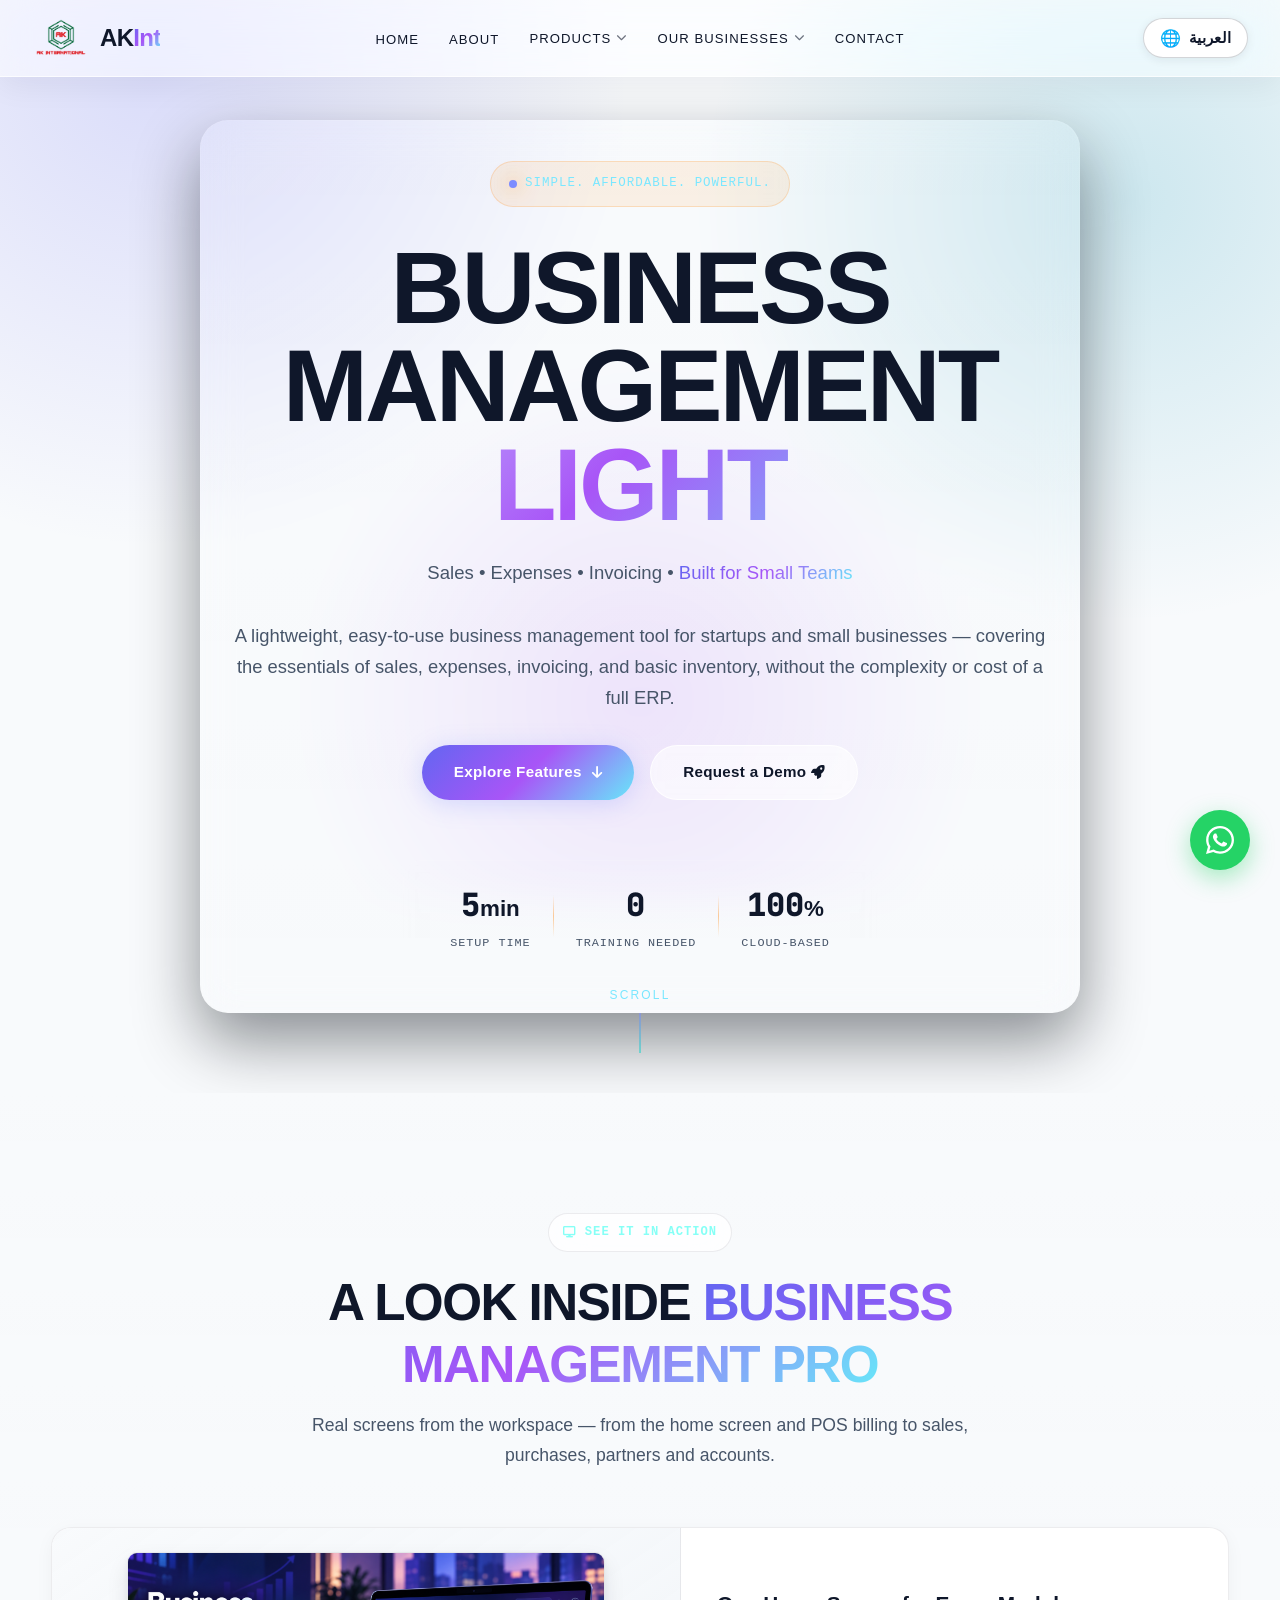
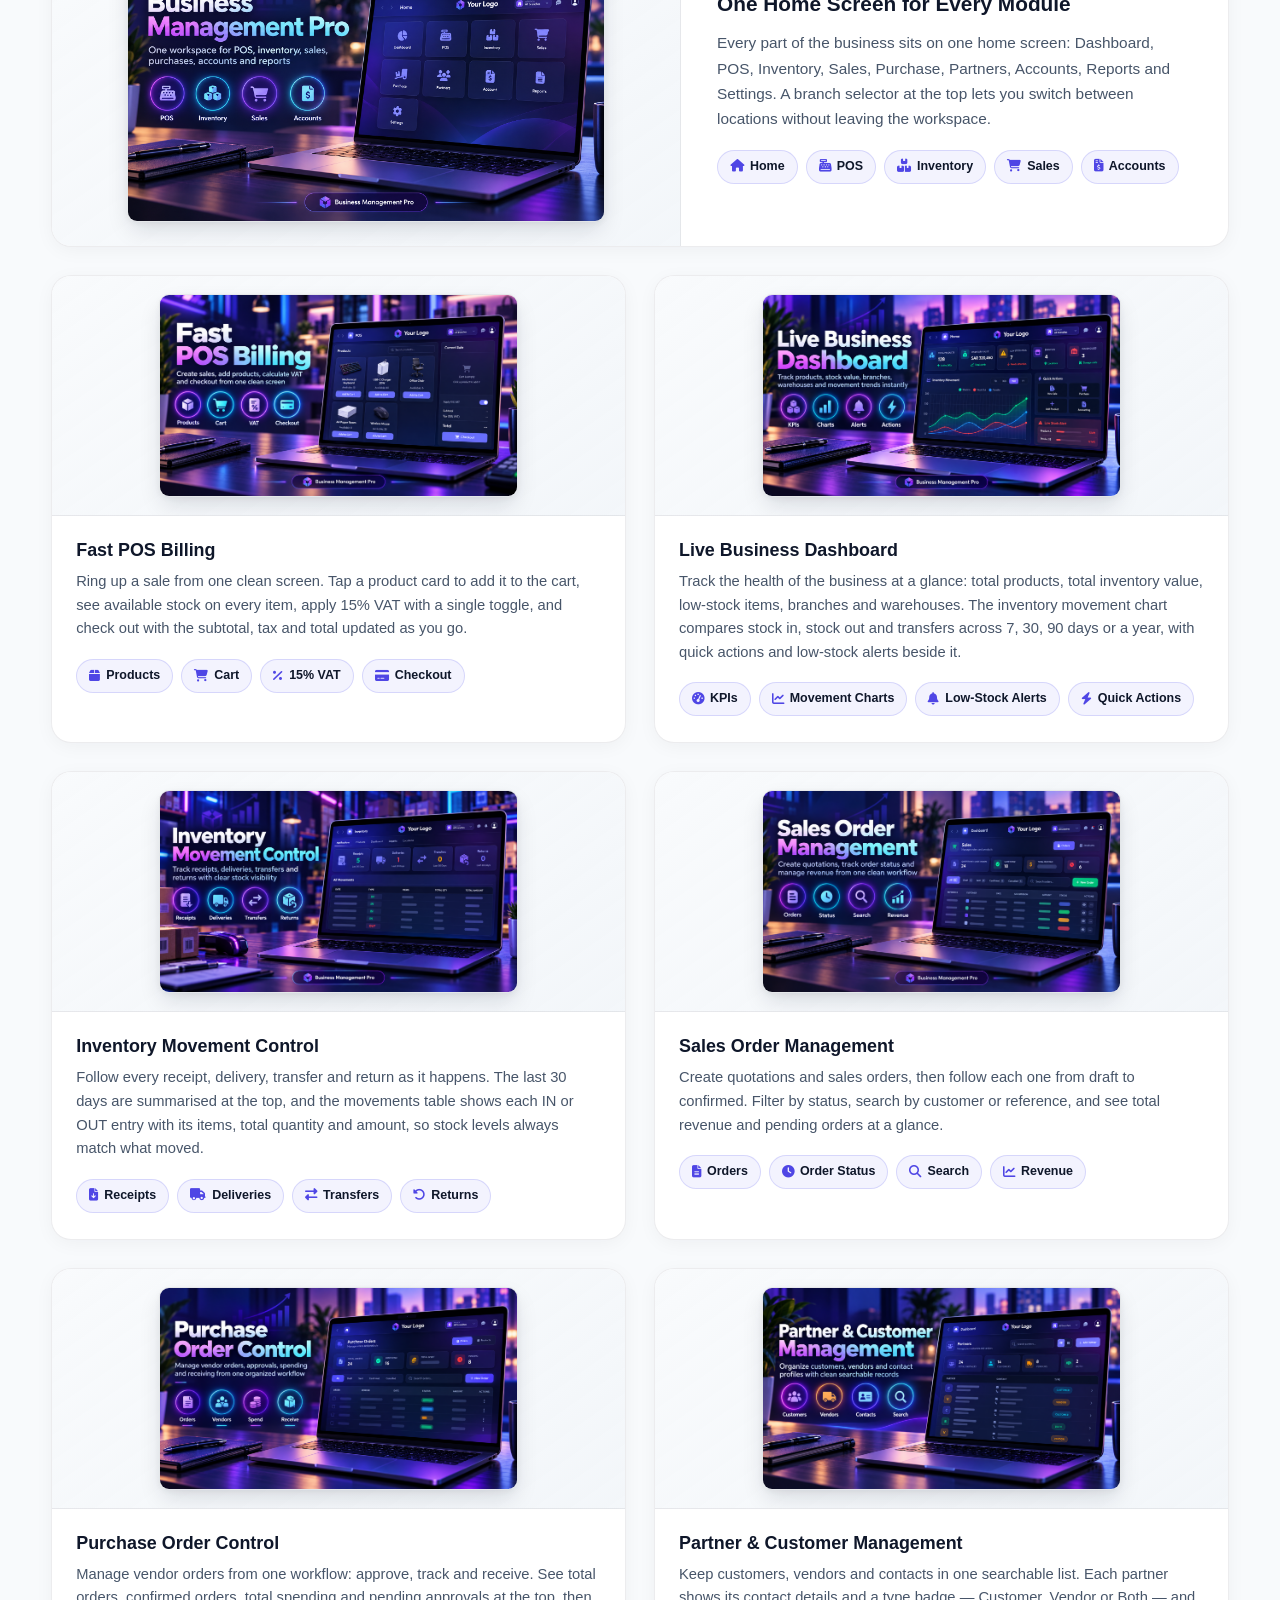
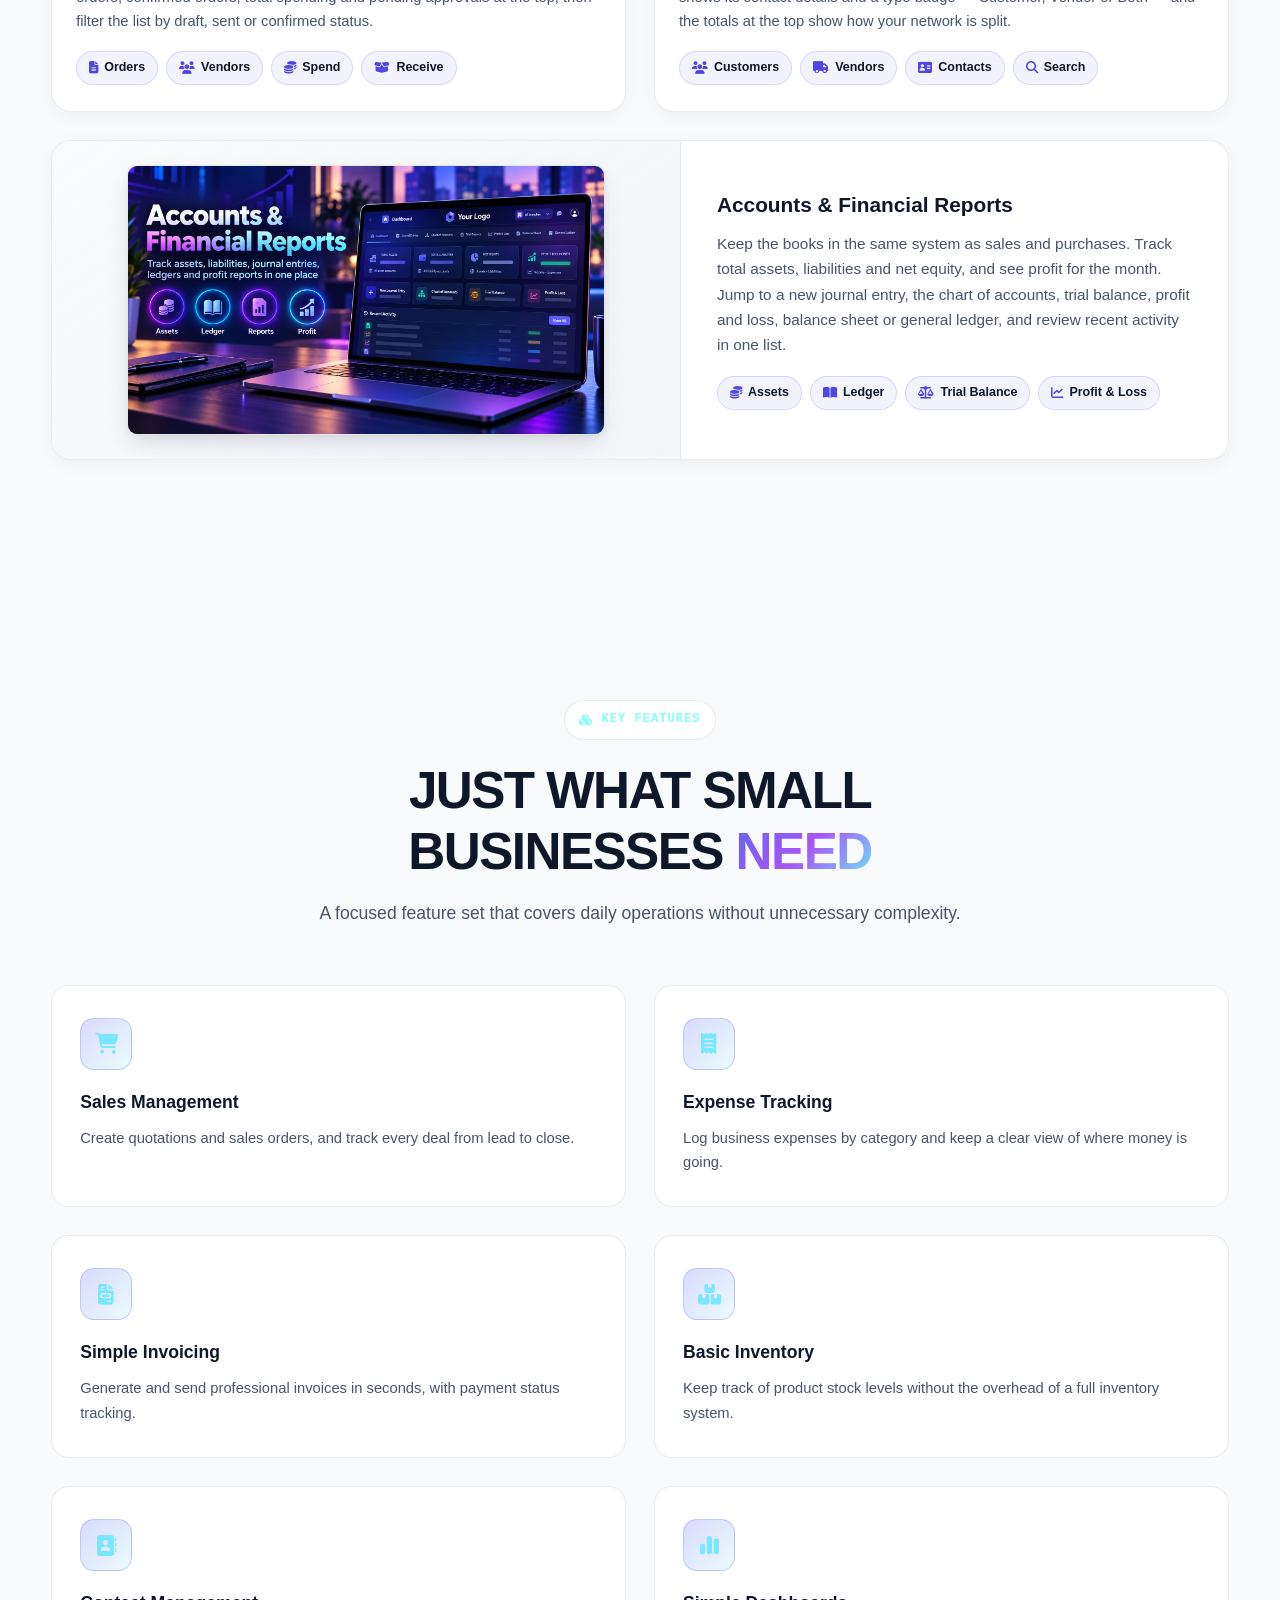
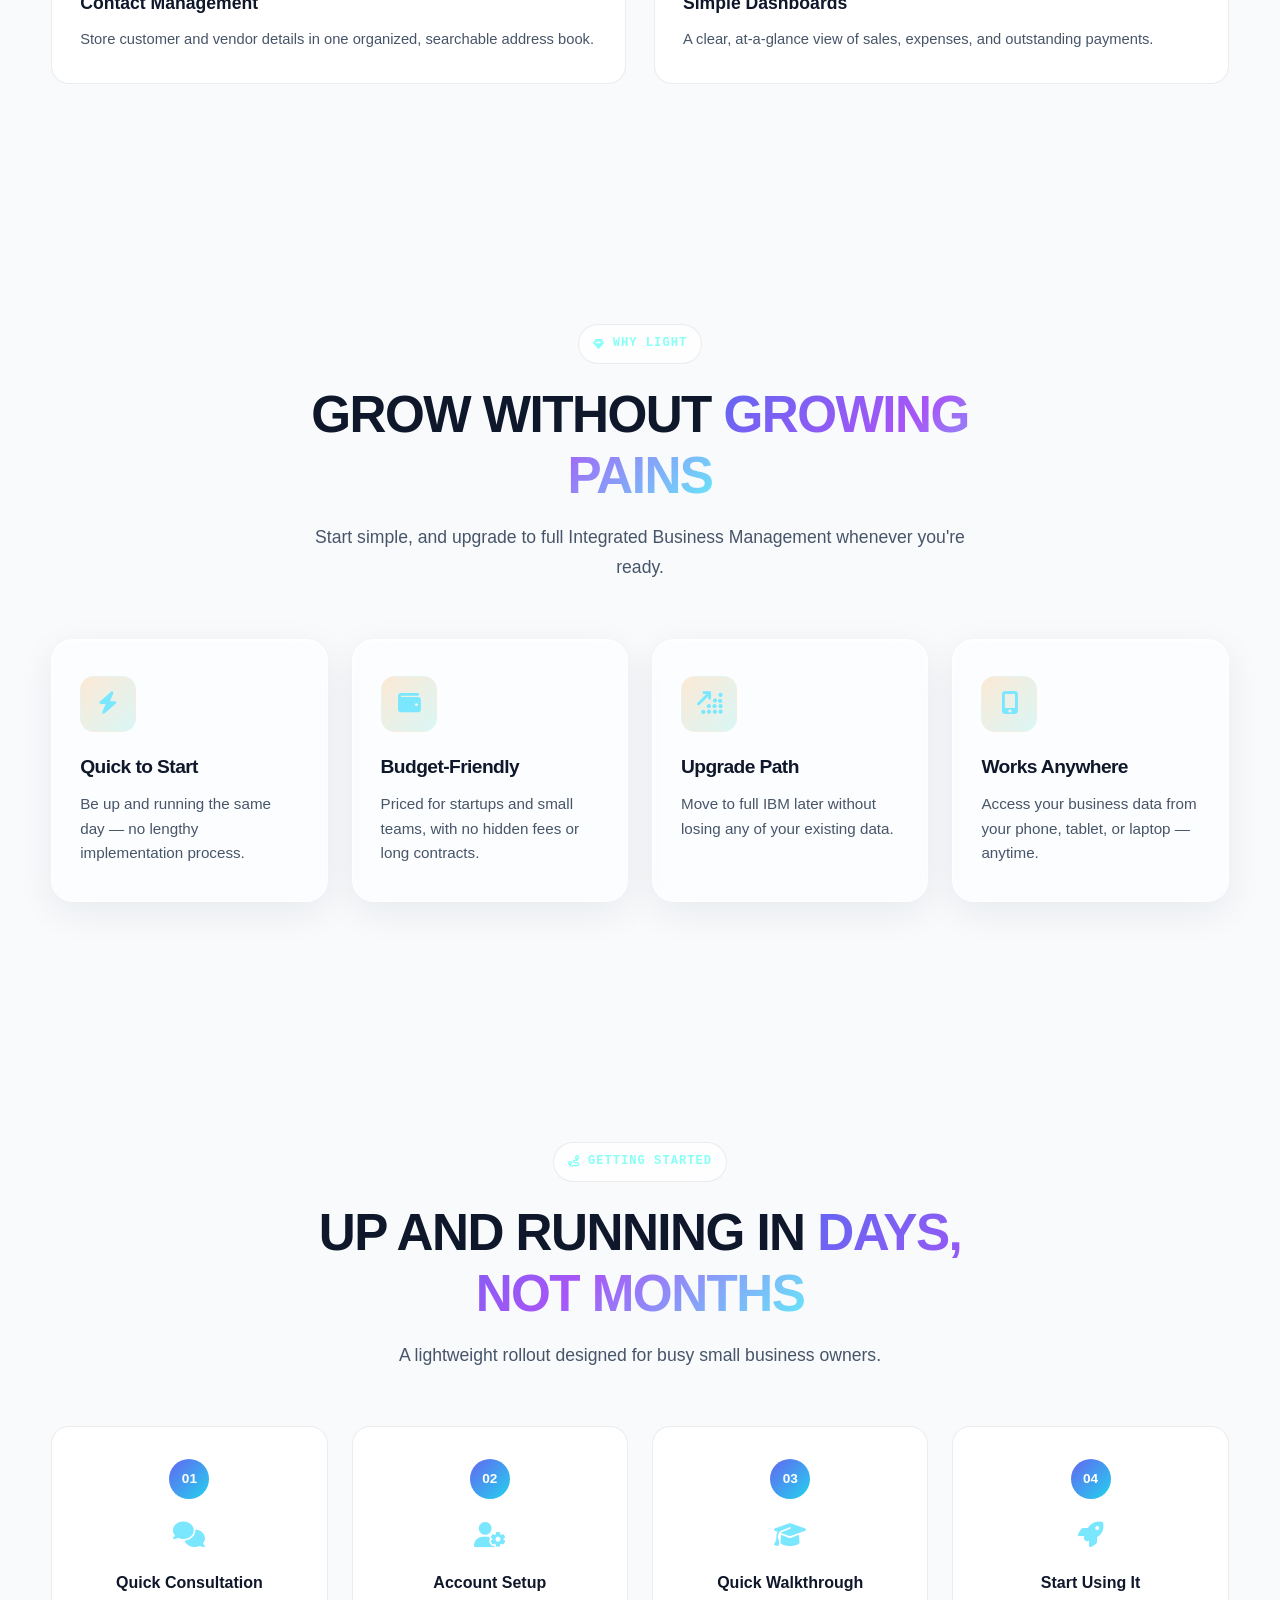
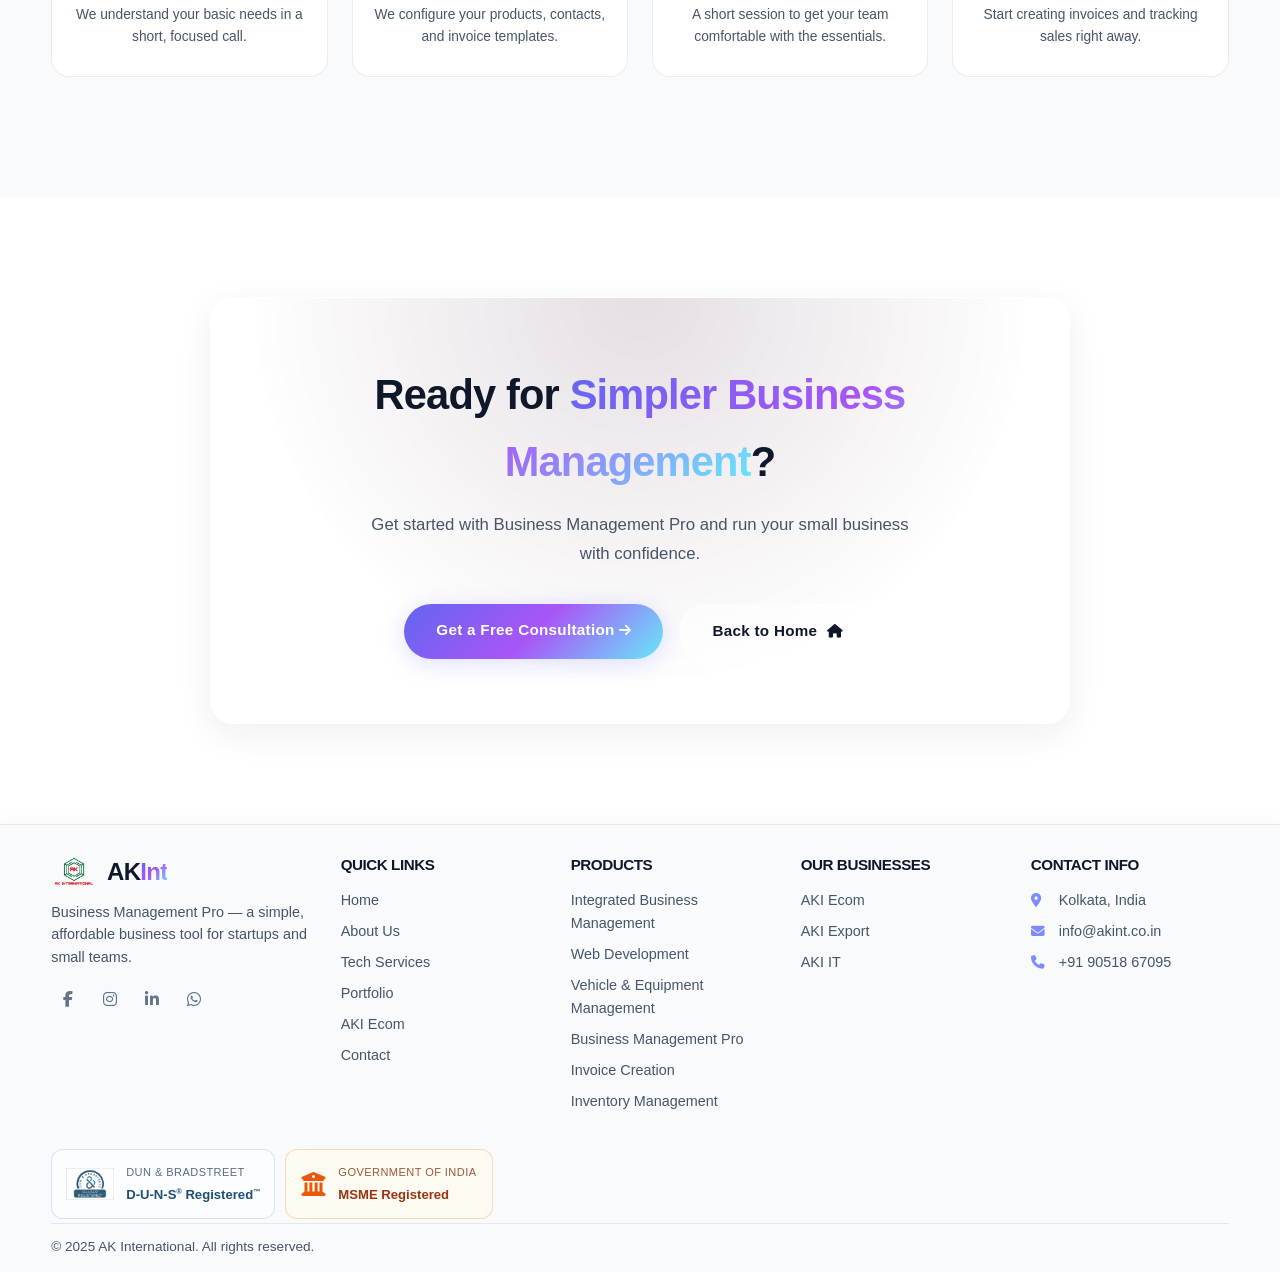
<file: business-management-light.html>
<!DOCTYPE html>
<html lang="en">

<head>
    <meta charset="UTF-8">
    <meta name="viewport" content="width=device-width, initial-scale=1.0">
    <title>Business Management Pro - AK International</title>
    <meta name="description" content="Business Management Pro by AK International — a simplified, affordable business management tool for small businesses and startups.">
    <link rel="shortcut icon" type="image/png" href="logo.png?v=20251110">
    <link rel="icon" type="image/png" sizes="32x32" href="logo.png?v=20251110">
    <link rel="icon" type="image/png" sizes="16x16" href="logo.png?v=20251110">
    <link rel="apple-touch-icon" href="logo.png?v=20251110">
    <link rel="preconnect" href="https://fonts.googleapis.com">
    <link rel="preconnect" href="https://fonts.gstatic.com" crossorigin>
    <link href="https://fonts.googleapis.com/css2?family=Inter:wght@300;400;500;600;700;800;900&family=JetBrains+Mono:wght@400;700&display=swap" rel="stylesheet">
    <link rel="stylesheet" href="https://cdnjs.cloudflare.com/ajax/libs/font-awesome/6.5.1/css/all.min.css">
    <link rel="stylesheet" href="styles.css">
    <link rel="stylesheet" href="products.css">
    <!-- Google tag (gtag.js) -->
    <script async src="https://www.googletagmanager.com/gtag/js?id=G-WEW70GGLH3"></script>
    <script>
        window.dataLayer = window.dataLayer || [];
        function gtag(){dataLayer.push(arguments);}
        gtag('js', new Date());
        gtag('config', 'G-WEW70GGLH3');
    </script>
</head>

<body class="page-with-home-bg">
    <div class="site-bg-media" aria-hidden="true">
        <video
            id="siteBgVideo"
            class="site-bg-media__video"
            src="https://d8j0ntlcm91z4.cloudfront.net/user_38xzZboKViGWJOttwIXH07lWA1P/hf_20260328_065045_c44942da-53c6-4804-b734-f9e07fc22e08.mp4"
            muted
            playsinline
            autoplay
        ></video>
    </div>

    <!-- Particle Canvas -->
    <canvas id="particleCanvas"></canvas>

    <!-- Custom Cursor -->
    <div class="cursor-dot" id="cursorDot"></div>
    <div class="cursor-ring" id="cursorRing"></div>

    <!-- Navigation -->
    <nav class="navbar" id="navbar">
        <div class="container">
            <a href="index.html" class="logo">
                <img src="company-logo.png" alt="AK International Logo" class="logo-img">
                <span class="logo-text">AK<span class="logo-accent">Int</span></span>
            </a>
            <ul class="nav-menu" id="navMenu">
                <li><a href="index.html" class="nav-link" data-text="Home">Home</a></li>
                <li><a href="index.html#about" class="nav-link" data-text="About">About</a></li>
                <li class="nav-item--dropdown">
                    <a href="#" class="nav-link" data-text="Products" aria-haspopup="true" aria-expanded="false">Products <i class="fas fa-chevron-down nav-dropdown-arrow"></i></a>
                    <ul class="nav-dropdown">
                        <li><a href="ibm.html" class="nav-dropdown__link"><i class="fas fa-building"></i>Integrated Business Management (IBM)</a></li>
                        <li class="nav-dropdown__divider"></li>
                        <li><a href="web-development.html" class="nav-dropdown__link"><i class="fas fa-code"></i>Web Development</a></li>
                        <li class="nav-dropdown__divider"></li>
                        <li><a href="vehicle-equipment-management.html" class="nav-dropdown__link"><i class="fas fa-truck"></i>Advance Vehicle &amp; Heavy Equipment Management</a></li>
                        <li class="nav-dropdown__divider"></li>
                        <li><a href="business-management-light.html" class="nav-dropdown__link active"><i class="fas fa-briefcase"></i>Business Management Pro</a></li>
                        <li class="nav-dropdown__divider"></li>
                        <li><a href="invoice-creation.html" class="nav-dropdown__link"><i class="fas fa-file-invoice"></i>Invoice Creation</a></li>
                        <li class="nav-dropdown__divider"></li>
                        <li><a href="inventory-management.html" class="nav-dropdown__link"><i class="fas fa-boxes-stacked"></i>Inventory Management</a></li>
                        <li class="nav-dropdown__divider"></li>
                        <li><a href="https://akint.co.in/odoo.html" class="nav-dropdown__link"><i class="fas fa-cubes"></i>Odoo Solutions</a></li>
                        <li class="nav-dropdown__divider"></li>
                        <li><span class="nav-dropdown__link" aria-disabled="true"><i class="fas fa-globe"></i>Global Import Export Management</span></li>
                    </ul>
                </li>
                <li class="nav-item--dropdown">
                    <a href="#" class="nav-link" data-text="Our Businesses" aria-haspopup="true" aria-expanded="false">Our Businesses <i class="fas fa-chevron-down nav-dropdown-arrow"></i></a>
                    <ul class="nav-dropdown">
                        <li><a href="https://store.akint.co.in/" class="nav-dropdown__link" target="_blank" rel="noopener"><i class="fas fa-cart-shopping"></i>AKI Ecom</a></li>
                        <li class="nav-dropdown__divider"></li>
                        <li><a href="https://export.akint.co.in/" target="_blank" rel="noopener" class="nav-dropdown__link"><i class="fas fa-ship"></i>AKI Export</a></li>
                        <li class="nav-dropdown__divider"></li>
                        <li><a href="https://tech.akint.co.in/" target="_blank" rel="noopener" class="nav-dropdown__link"><i class="fas fa-laptop-code"></i>AKI IT</a></li>
                    </ul>
                </li>
                <li><a href="index.html#contact" class="nav-link" data-text="Contact">Contact</a></li>
            </ul>
            <div class="hamburger" id="hamburger">
                <span></span>
                <span></span>
                <span></span>
            </div>
        </div>
    </nav>

    <!-- Hero Section -->
    <section class="product-hero" id="hero">
        <div class="hero-grid-bg"></div>
        <div class="hero-glow hero-glow--1"></div>
        <div class="hero-glow hero-glow--2"></div>
        <div class="hero-glow hero-glow--3"></div>
        <div class="product-hero__content">
            <div class="hero-badge reveal">
                <span class="hero-badge__dot"></span>
                Simple. Affordable. Powerful.
            </div>
            <h1 class="hero-title reveal">
                <span class="hero-line">Business Management</span>
                <span class="hero-line hero-line--gradient">Light</span>
            </h1>
            <p class="hero-subtitle reveal">
                Sales &bull; Expenses &bull; Invoicing &bull; <span class="text-gradient">Built for Small Teams</span>
            </p>
            <p class="product-hero__desc reveal">
                A lightweight, easy-to-use business management tool for startups and small businesses — covering the essentials of sales, expenses, invoicing, and basic inventory, without the complexity or cost of a full ERP.
            </p>
            <div class="hero-buttons reveal">
                <a href="#features" class="btn btn--primary magnetic-btn">
                    <span>Explore Features</span>
                    <i class="fas fa-arrow-down"></i>
                </a>
                <a href="index.html#contact" class="btn btn--outline magnetic-btn">
                    <span>Request a Demo</span>
                    <i class="fas fa-rocket"></i>
                </a>
            </div>
            <div class="hero-stats reveal">
                <div class="hero-stat">
                    <span class="hero-stat__number" data-count="5">0</span><span class="hero-stat__plus">min</span>
                    <span class="hero-stat__label">Setup Time</span>
                </div>
                <div class="hero-stat__divider"></div>
                <div class="hero-stat">
                    <span class="hero-stat__number" data-count="0">0</span>
                    <span class="hero-stat__label">Training Needed</span>
                </div>
                <div class="hero-stat__divider"></div>
                <div class="hero-stat">
                    <span class="hero-stat__number" data-count="100">0</span><span class="hero-stat__plus">%</span>
                    <span class="hero-stat__label">Cloud-Based</span>
                </div>
            </div>
        </div>
        <div class="hero-scroll">
            <span>Scroll</span>
            <div class="hero-scroll__line"></div>
        </div>
    </section>

    <!-- Product Showcase Section -->
    <section class="section" id="showcase">
        <div class="container">
            <div class="section-header reveal">
                <span class="section-tag"><i class="fas fa-display"></i> See It In Action</span>
                <h2 class="section-title">A Look Inside <span class="text-gradient">Business Management Pro</span></h2>
                <p class="section-desc">Real screens from the workspace — from the home screen and POS billing to sales, purchases, partners and accounts.</p>
            </div>
            <div class="product-showcase-grid">
                <div class="product-showcase-card reveal product-showcase-card--wide" data-tilt>
                    <div class="product-showcase-card__img">
                        <img src="assets/BMP/01-business-management-home.png" alt="Business Management Pro home screen with tiles for Dashboard, POS, Inventory, Sales, Purchase, Partners, Account, Reports and Settings, and a branch selector" width="1672" height="941" loading="lazy">
                    </div>
                    <div class="product-showcase-card__body">
                        <h3>One Home Screen for Every Module</h3>
                        <p>Every part of the business sits on one home screen: Dashboard, POS, Inventory, Sales, Purchase, Partners, Accounts, Reports and Settings. A branch selector at the top lets you switch between locations without leaving the workspace.</p>
                        <div class="showcase-tags">
                            <span><i class="fas fa-house"></i> Home</span>
                            <span><i class="fas fa-cash-register"></i> POS</span>
                            <span><i class="fas fa-boxes-stacked"></i> Inventory</span>
                            <span><i class="fas fa-cart-shopping"></i> Sales</span>
                            <span><i class="fas fa-file-invoice-dollar"></i> Accounts</span>
                        </div>
                    </div>
                </div>
                <div class="product-showcase-card reveal" data-tilt>
                    <div class="product-showcase-card__img">
                        <img src="assets/BMP/02-fast-pos-billing.png" alt="POS billing screen with product cards showing availability and Add to Cart buttons, a current sale panel with 15% VAT toggle, subtotal, tax and checkout" width="1672" height="941" loading="lazy">
                    </div>
                    <div class="product-showcase-card__body">
                        <h3>Fast POS Billing</h3>
                        <p>Ring up a sale from one clean screen. Tap a product card to add it to the cart, see available stock on every item, apply 15% VAT with a single toggle, and check out with the subtotal, tax and total updated as you go.</p>
                        <div class="showcase-tags">
                            <span><i class="fas fa-box"></i> Products</span>
                            <span><i class="fas fa-cart-shopping"></i> Cart</span>
                            <span><i class="fas fa-percent"></i> 15% VAT</span>
                            <span><i class="fas fa-credit-card"></i> Checkout</span>
                        </div>
                    </div>
                </div>
                <div class="product-showcase-card reveal" data-tilt>
                    <div class="product-showcase-card__img">
                        <img src="assets/BMP/03-live-business-dashboard.png" alt="Live business dashboard with KPI tiles for total products, inventory value, low stock items, branches and warehouses, an inventory movement chart with 7D, 30D, 90D and 1Y filters, quick actions and low stock alerts" width="1672" height="941" loading="lazy">
                    </div>
                    <div class="product-showcase-card__body">
                        <h3>Live Business Dashboard</h3>
                        <p>Track the health of the business at a glance: total products, total inventory value, low-stock items, branches and warehouses. The inventory movement chart compares stock in, stock out and transfers across 7, 30, 90 days or a year, with quick actions and low-stock alerts beside it.</p>
                        <div class="showcase-tags">
                            <span><i class="fas fa-gauge-high"></i> KPIs</span>
                            <span><i class="fas fa-chart-line"></i> Movement Charts</span>
                            <span><i class="fas fa-bell"></i> Low-Stock Alerts</span>
                            <span><i class="fas fa-bolt"></i> Quick Actions</span>
                        </div>
                    </div>
                </div>
                <div class="product-showcase-card reveal" data-tilt>
                    <div class="product-showcase-card__img">
                        <img src="assets/BMP/04-inventory-movement-control.png" alt="Inventory movement screen with receipts, deliveries, transfers and returns totals for the last 30 days and an all movements table with type, items, total quantity and total amount" width="1672" height="941" loading="lazy">
                    </div>
                    <div class="product-showcase-card__body">
                        <h3>Inventory Movement Control</h3>
                        <p>Follow every receipt, delivery, transfer and return as it happens. The last 30 days are summarised at the top, and the movements table shows each IN or OUT entry with its items, total quantity and amount, so stock levels always match what moved.</p>
                        <div class="showcase-tags">
                            <span><i class="fas fa-file-arrow-down"></i> Receipts</span>
                            <span><i class="fas fa-truck"></i> Deliveries</span>
                            <span><i class="fas fa-right-left"></i> Transfers</span>
                            <span><i class="fas fa-rotate-left"></i> Returns</span>
                        </div>
                    </div>
                </div>
                <div class="product-showcase-card reveal" data-tilt>
                    <div class="product-showcase-card__img">
                        <img src="assets/BMP/05-sales-order-management.png" alt="Sales screen with quotations and sales orders summary, confirmed count, total revenue, pending count, status filters for draft, sent, confirmed and cancelled, and an orders table with status colours" width="1672" height="941" loading="lazy">
                    </div>
                    <div class="product-showcase-card__body">
                        <h3>Sales Order Management</h3>
                        <p>Create quotations and sales orders, then follow each one from draft to confirmed. Filter by status, search by customer or reference, and see total revenue and pending orders at a glance.</p>
                        <div class="showcase-tags">
                            <span><i class="fas fa-file-lines"></i> Orders</span>
                            <span><i class="fas fa-clock"></i> Order Status</span>
                            <span><i class="fas fa-magnifying-glass"></i> Search</span>
                            <span><i class="fas fa-chart-line"></i> Revenue</span>
                        </div>
                    </div>
                </div>
                <div class="product-showcase-card reveal" data-tilt>
                    <div class="product-showcase-card__img">
                        <img src="assets/BMP/06-purchase-order-control.png" alt="Purchase orders screen with total orders, confirmed orders, total spent and pending counts, status filters, search, New Order button and a table of vendor orders with amounts and status" width="1672" height="941" loading="lazy">
                    </div>
                    <div class="product-showcase-card__body">
                        <h3>Purchase Order Control</h3>
                        <p>Manage vendor orders from one workflow: approve, track and receive. See total orders, confirmed orders, total spending and pending approvals at the top, then filter the list by draft, sent or confirmed status.</p>
                        <div class="showcase-tags">
                            <span><i class="fas fa-file-lines"></i> Orders</span>
                            <span><i class="fas fa-users"></i> Vendors</span>
                            <span><i class="fas fa-coins"></i> Spend</span>
                            <span><i class="fas fa-box-open"></i> Receive</span>
                        </div>
                    </div>
                </div>
                <div class="product-showcase-card reveal" data-tilt>
                    <div class="product-showcase-card__img">
                        <img src="assets/BMP/07-partner-customer-management.png" alt="Partners screen listing customers and vendors with contact details and type badges, showing totals for partners, customers, vendors and both, and an Add Partner button" width="1672" height="941" loading="lazy">
                    </div>
                    <div class="product-showcase-card__body">
                        <h3>Partner &amp; Customer Management</h3>
                        <p>Keep customers, vendors and contacts in one searchable list. Each partner shows its contact details and a type badge — Customer, Vendor or Both — and the totals at the top show how your network is split.</p>
                        <div class="showcase-tags">
                            <span><i class="fas fa-users"></i> Customers</span>
                            <span><i class="fas fa-truck"></i> Vendors</span>
                            <span><i class="fas fa-address-card"></i> Contacts</span>
                            <span><i class="fas fa-magnifying-glass"></i> Search</span>
                        </div>
                    </div>
                </div>
                <div class="product-showcase-card reveal product-showcase-card--wide" data-tilt>
                    <div class="product-showcase-card__img">
                        <img src="assets/BMP/08-accounts-financial-reports.png" alt="Accounts and financial reports screen with total assets, total liabilities, net equity, profit this month, quick actions for journal entry, chart of accounts, trial balance and profit and loss, and a recent activity list" width="1672" height="941" loading="lazy">
                    </div>
                    <div class="product-showcase-card__body">
                        <h3>Accounts &amp; Financial Reports</h3>
                        <p>Keep the books in the same system as sales and purchases. Track total assets, liabilities and net equity, and see profit for the month. Jump to a new journal entry, the chart of accounts, trial balance, profit and loss, balance sheet or general ledger, and review recent activity in one list.</p>
                        <div class="showcase-tags">
                            <span><i class="fas fa-coins"></i> Assets</span>
                            <span><i class="fas fa-book-open"></i> Ledger</span>
                            <span><i class="fas fa-scale-balanced"></i> Trial Balance</span>
                            <span><i class="fas fa-chart-line"></i> Profit &amp; Loss</span>
                        </div>
                    </div>
                </div>
            </div>
        </div>
    </section>

    <!-- Key Features Section -->
    <section class="section section--dark" id="features">
        <div class="container">
            <div class="section-header reveal">
                <span class="section-tag"><i class="fas fa-cubes"></i> Key Features</span>
                <h2 class="section-title">Just What Small Businesses <span class="text-gradient">Need</span></h2>
                <p class="section-desc">A focused feature set that covers daily operations without unnecessary complexity.</p>
            </div>
            <div class="product-details-grid">
                <div class="product-detail-card reveal" data-tilt>
                    <div class="product-detail-card__icon"><i class="fas fa-cart-shopping"></i></div>
                    <h3>Sales Management</h3>
                    <p>Create quotations and sales orders, and track every deal from lead to close.</p>
                </div>
                <div class="product-detail-card reveal" data-tilt>
                    <div class="product-detail-card__icon"><i class="fas fa-receipt"></i></div>
                    <h3>Expense Tracking</h3>
                    <p>Log business expenses by category and keep a clear view of where money is going.</p>
                </div>
                <div class="product-detail-card reveal" data-tilt>
                    <div class="product-detail-card__icon"><i class="fas fa-file-invoice"></i></div>
                    <h3>Simple Invoicing</h3>
                    <p>Generate and send professional invoices in seconds, with payment status tracking.</p>
                </div>
                <div class="product-detail-card reveal" data-tilt>
                    <div class="product-detail-card__icon"><i class="fas fa-boxes"></i></div>
                    <h3>Basic Inventory</h3>
                    <p>Keep track of product stock levels without the overhead of a full inventory system.</p>
                </div>
                <div class="product-detail-card reveal" data-tilt>
                    <div class="product-detail-card__icon"><i class="fas fa-address-book"></i></div>
                    <h3>Contact Management</h3>
                    <p>Store customer and vendor details in one organized, searchable address book.</p>
                </div>
                <div class="product-detail-card reveal" data-tilt>
                    <div class="product-detail-card__icon"><i class="fas fa-chart-simple"></i></div>
                    <h3>Simple Dashboards</h3>
                    <p>A clear, at-a-glance view of sales, expenses, and outstanding payments.</p>
                </div>
            </div>
        </div>
    </section>

    <!-- Why Choose Section -->
    <section class="section" id="why">
        <div class="container">
            <div class="section-header reveal">
                <span class="section-tag"><i class="fas fa-gem"></i> Why Light</span>
                <h2 class="section-title">Grow Without <span class="text-gradient">Growing Pains</span></h2>
                <p class="section-desc">Start simple, and upgrade to full Integrated Business Management whenever you're ready.</p>
            </div>
            <div class="features-grid">
                <div class="feature-card reveal" data-tilt>
                    <div class="feature-card__glow"></div>
                    <div class="feature-card__icon">
                        <i class="fas fa-bolt"></i>
                    </div>
                    <h3>Quick to Start</h3>
                    <p>Be up and running the same day — no lengthy implementation process.</p>
                    <div class="feature-card__number">01</div>
                </div>
                <div class="feature-card reveal" data-tilt>
                    <div class="feature-card__glow"></div>
                    <div class="feature-card__icon">
                        <i class="fas fa-wallet"></i>
                    </div>
                    <h3>Budget-Friendly</h3>
                    <p>Priced for startups and small teams, with no hidden fees or long contracts.</p>
                    <div class="feature-card__number">02</div>
                </div>
                <div class="feature-card reveal" data-tilt>
                    <div class="feature-card__glow"></div>
                    <div class="feature-card__icon">
                        <i class="fas fa-arrow-up-right-dots"></i>
                    </div>
                    <h3>Upgrade Path</h3>
                    <p>Move to full IBM later without losing any of your existing data.</p>
                    <div class="feature-card__number">03</div>
                </div>
                <div class="feature-card reveal" data-tilt>
                    <div class="feature-card__glow"></div>
                    <div class="feature-card__icon">
                        <i class="fas fa-mobile-screen-button"></i>
                    </div>
                    <h3>Works Anywhere</h3>
                    <p>Access your business data from your phone, tablet, or laptop — anytime.</p>
                    <div class="feature-card__number">04</div>
                </div>
            </div>
        </div>
    </section>

    <!-- Process Section -->
    <section class="section section--dark">
        <div class="container">
            <div class="section-header reveal">
                <span class="section-tag"><i class="fas fa-route"></i> Getting Started</span>
                <h2 class="section-title">Up and Running in <span class="text-gradient">Days, Not Months</span></h2>
                <p class="section-desc">A lightweight rollout designed for busy small business owners.</p>
            </div>
            <div class="product-process-grid">
                <div class="product-process-step reveal">
                    <div class="product-process-step__num">01</div>
                    <div class="product-process-step__icon"><i class="fas fa-comments"></i></div>
                    <h3>Quick Consultation</h3>
                    <p>We understand your basic needs in a short, focused call.</p>
                </div>
                <div class="product-process-step reveal">
                    <div class="product-process-step__num">02</div>
                    <div class="product-process-step__icon"><i class="fas fa-user-gear"></i></div>
                    <h3>Account Setup</h3>
                    <p>We configure your products, contacts, and invoice templates.</p>
                </div>
                <div class="product-process-step reveal">
                    <div class="product-process-step__num">03</div>
                    <div class="product-process-step__icon"><i class="fas fa-graduation-cap"></i></div>
                    <h3>Quick Walkthrough</h3>
                    <p>A short session to get your team comfortable with the essentials.</p>
                </div>
                <div class="product-process-step reveal">
                    <div class="product-process-step__num">04</div>
                    <div class="product-process-step__icon"><i class="fas fa-rocket"></i></div>
                    <h3>Start Using It</h3>
                    <p>Start creating invoices and tracking sales right away.</p>
                </div>
            </div>
        </div>
    </section>

    <!-- CTA Section -->
    <section class="section-cta">
        <div class="container">
            <div class="cta-box reveal">
                <div class="cta-box__glow"></div>
                <h2>Ready for <span class="text-gradient">Simpler Business Management</span>?</h2>
                <p>Get started with Business Management Pro and run your small business with confidence.</p>
                <div class="cta-box__buttons">
                    <a href="index.html#contact" class="btn btn--primary magnetic-btn">
                        <span>Get a Free Consultation</span>
                        <i class="fas fa-arrow-right"></i>
                    </a>
                    <a href="index.html" class="btn btn--outline magnetic-btn">
                        <span>Back to Home</span>
                        <i class="fas fa-home"></i>
                    </a>
                </div>
            </div>
        </div>
    </section>

    <!-- Footer -->
    <footer class="footer">
        <div class="container">
            <div class="footer-grid">
                <div class="footer-col footer-col--brand">
                    <div class="footer-logo">
                        <img src="company-logo.png" alt="AK International Logo" class="logo-img">
                        <span class="logo-text">AK<span class="logo-accent">Int</span></span>
                    </div>
                    <p>Business Management Pro — a simple, affordable business tool for startups and small teams.</p>
                    <div class="social-links">
                        <a href="#" aria-label="Facebook"><i class="fab fa-facebook-f"></i></a>
                        <a href="https://www.instagram.com/ak_int_office/?hl=en" aria-label="Instagram" target="_blank" rel="noopener"><i class="fab fa-instagram"></i></a>
                        <a href="https://www.linkedin.com/in/ak-international-9188b13ab" aria-label="LinkedIn"><i class="fab fa-linkedin-in"></i></a>
                        <a href="#" aria-label="WhatsApp"><i class="fab fa-whatsapp"></i></a>
                    </div>
                </div>
                <div class="footer-col">
                    <h4>Quick Links</h4>
                    <ul>
                        <li><a href="index.html">Home</a></li>
                        <li><a href="index.html#about">About Us</a></li>
                        <li><a href="index.html#services">Tech Services</a></li>
                        <li><a href="index.html#portfolio">Portfolio</a></li>
                        <li><a href="https://store.akint.co.in/" target="_blank" rel="noopener">AKI Ecom</a></li>
                        <li><a href="index.html#contact">Contact</a></li>
                    </ul>
                </div>
                <div class="footer-col">
                    <h4>Products</h4>
                    <ul>
                        <li><a href="ibm.html">Integrated Business Management</a></li>
                        <li><a href="web-development.html">Web Development</a></li>
                        <li><a href="vehicle-equipment-management.html">Vehicle &amp; Equipment Management</a></li>
                        <li><a href="business-management-light.html">Business Management Pro</a></li>
                        <li><a href="invoice-creation.html">Invoice Creation</a></li>
                        <li><a href="inventory-management.html">Inventory Management</a></li>
                    </ul>
                </div>
                <div class="footer-col">
                    <h4>Our Businesses</h4>
                    <ul>
                        <li><a href="https://store.akint.co.in/" target="_blank" rel="noopener">AKI Ecom</a></li>
                        <li><a href="https://export.akint.co.in/" target="_blank" rel="noopener">AKI Export</a></li>
                        <li><a href="https://tech.akint.co.in/" target="_blank" rel="noopener">AKI IT</a></li>
                    </ul>
                </div>
                <div class="footer-col">
                    <h4>Contact Info</h4>
                    <ul class="footer-contact">
                        <li><i class="fas fa-location-dot"></i> Kolkata, India</li>
                        <li><i class="fas fa-envelope"></i> info@akint.co.in</li>
                        <li><i class="fas fa-phone"></i> <a href="tel:+919051867095" class="phone-link" dir="ltr">+91 90518 67095</a></li>
                    </ul>
                </div>
            </div>
            <div class="footer-bottom">
                <p>&copy; 2025 AK International. All rights reserved.</p>
            </div>
        </div>
    </footer>

    <script src="script.js"></script>
</body>

</html>
</file>
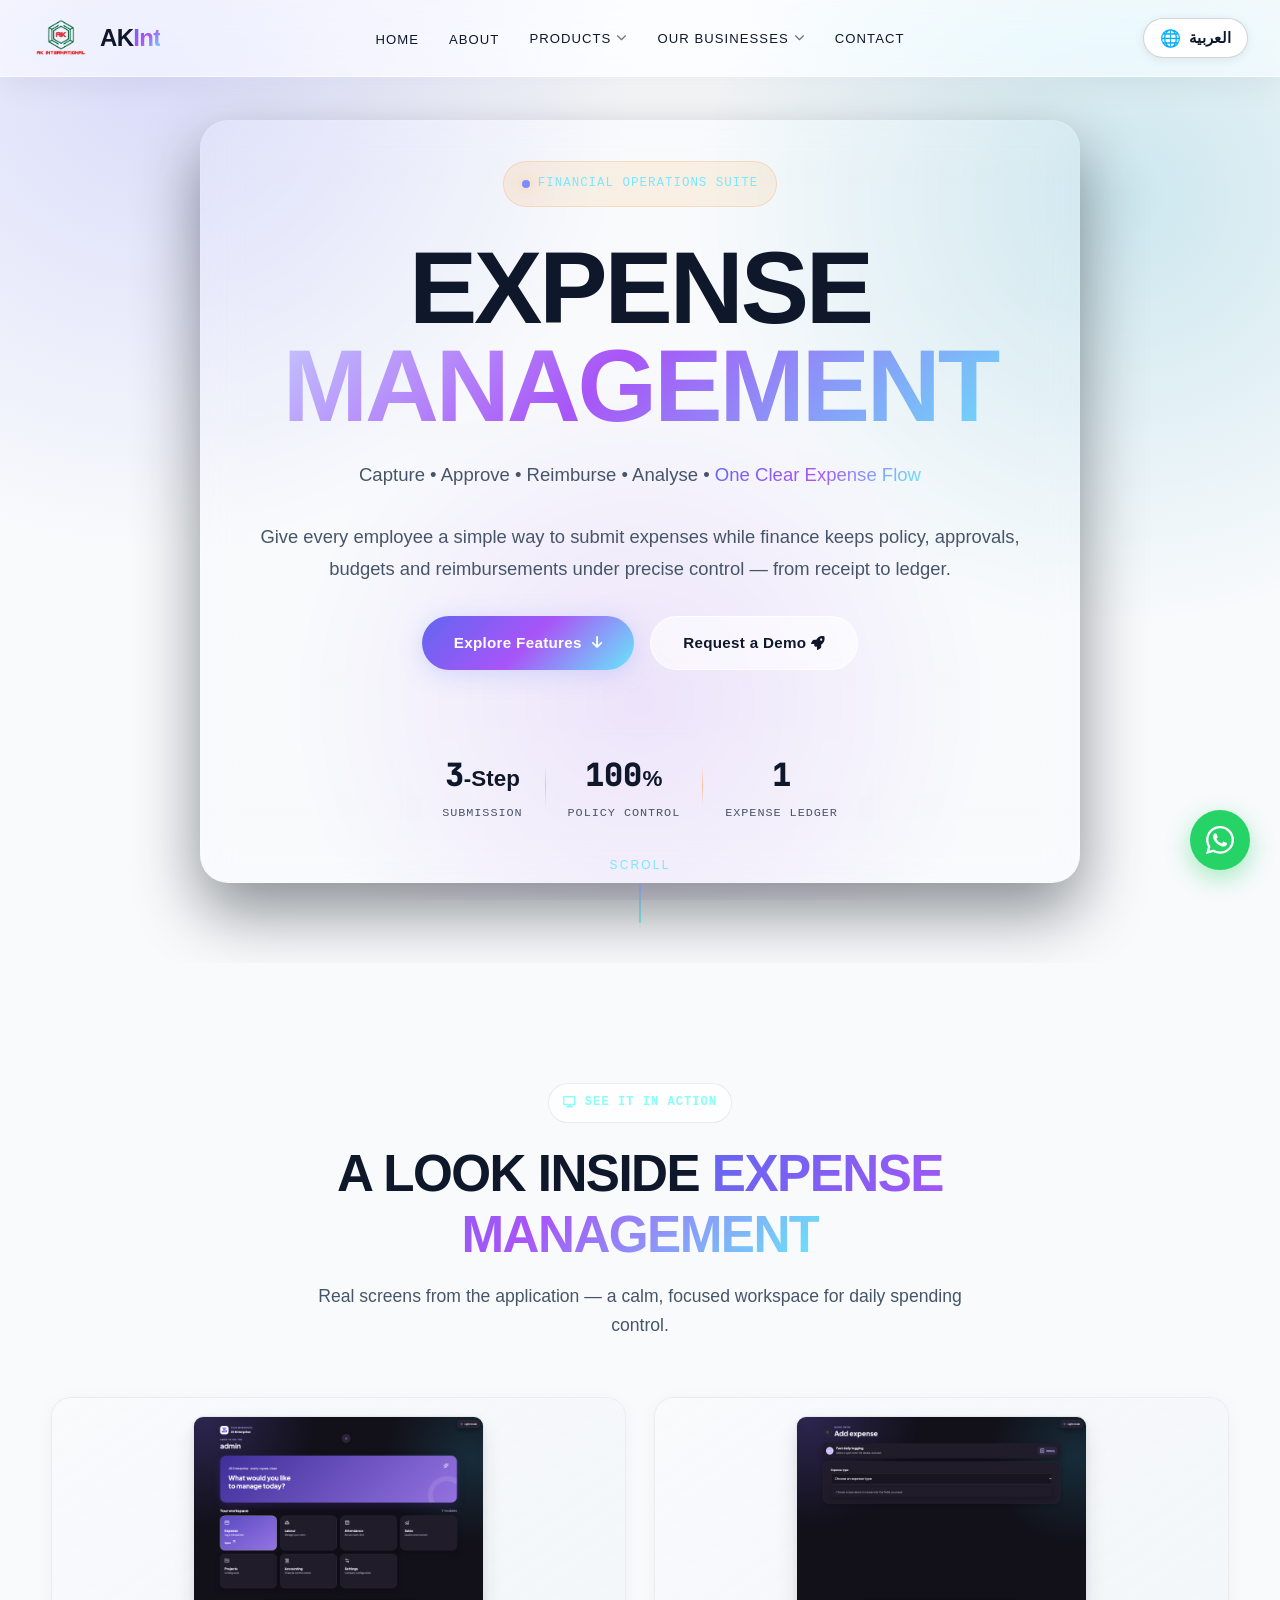
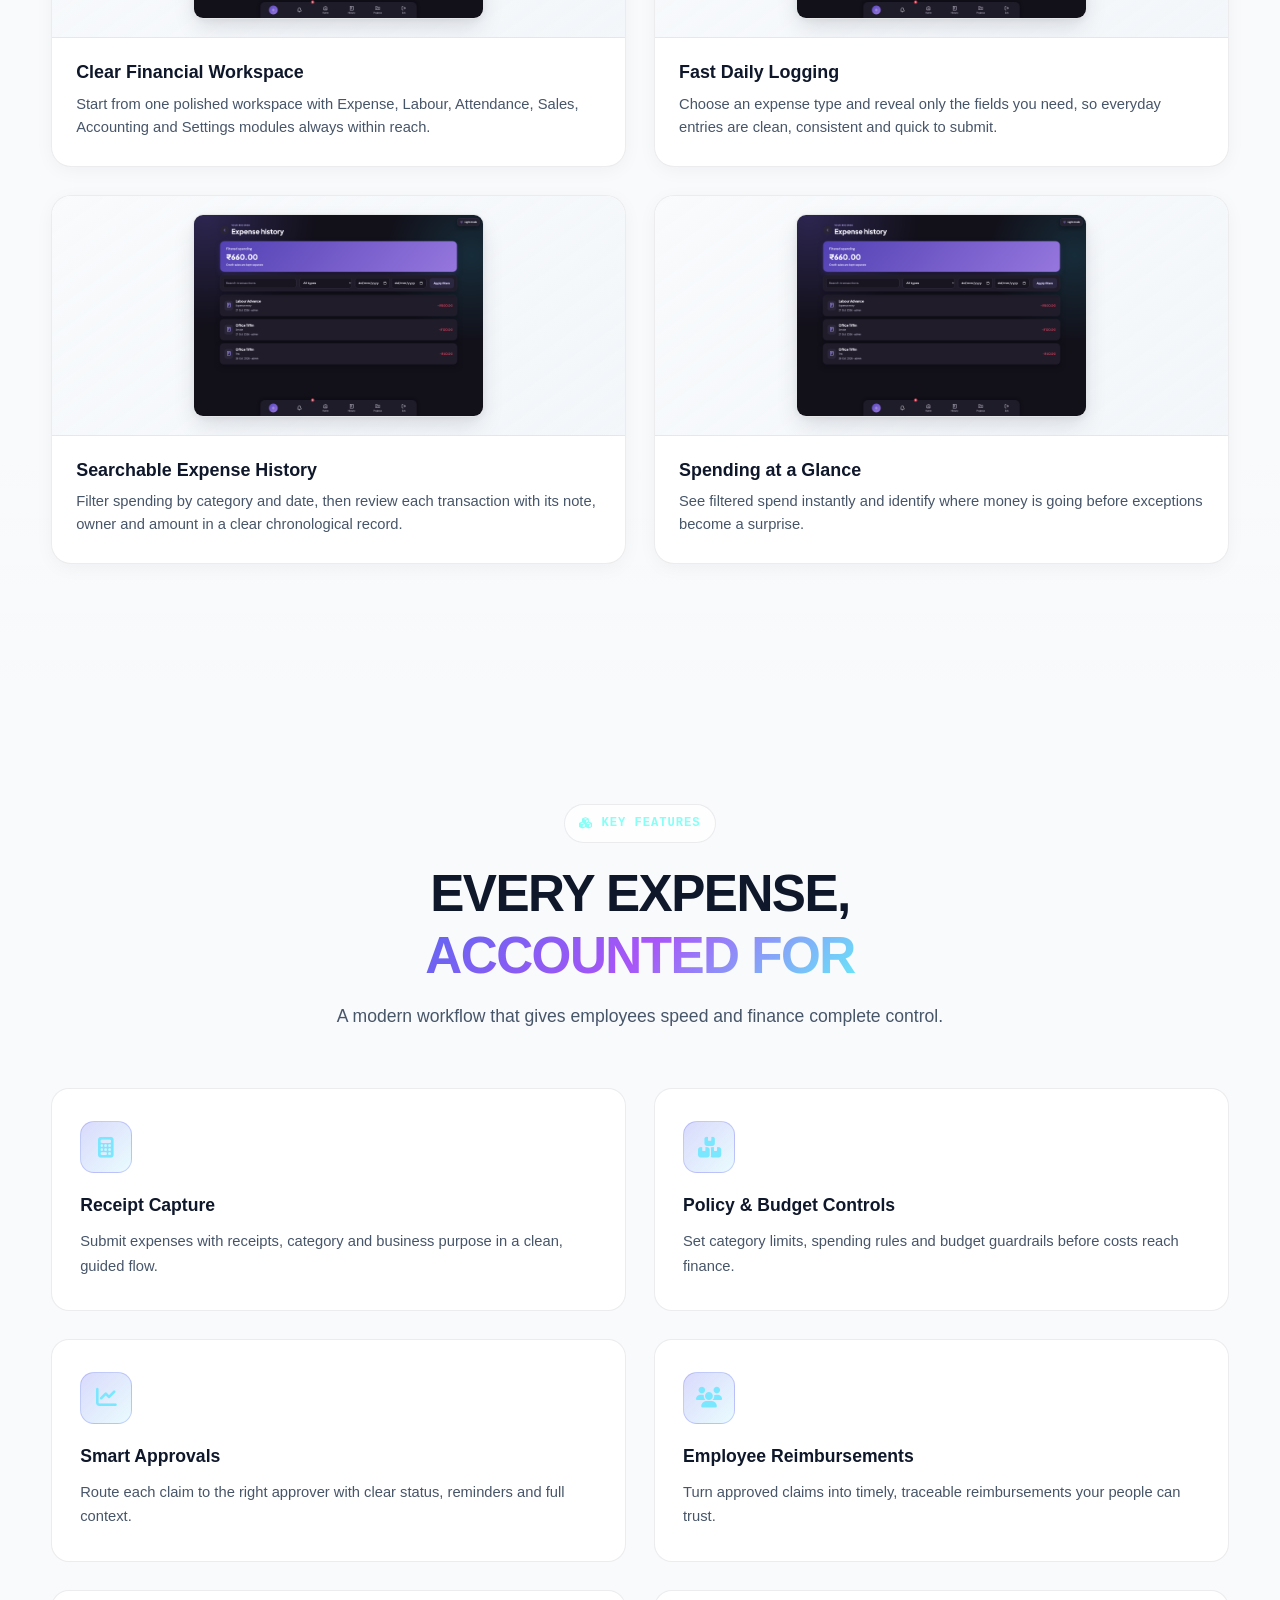
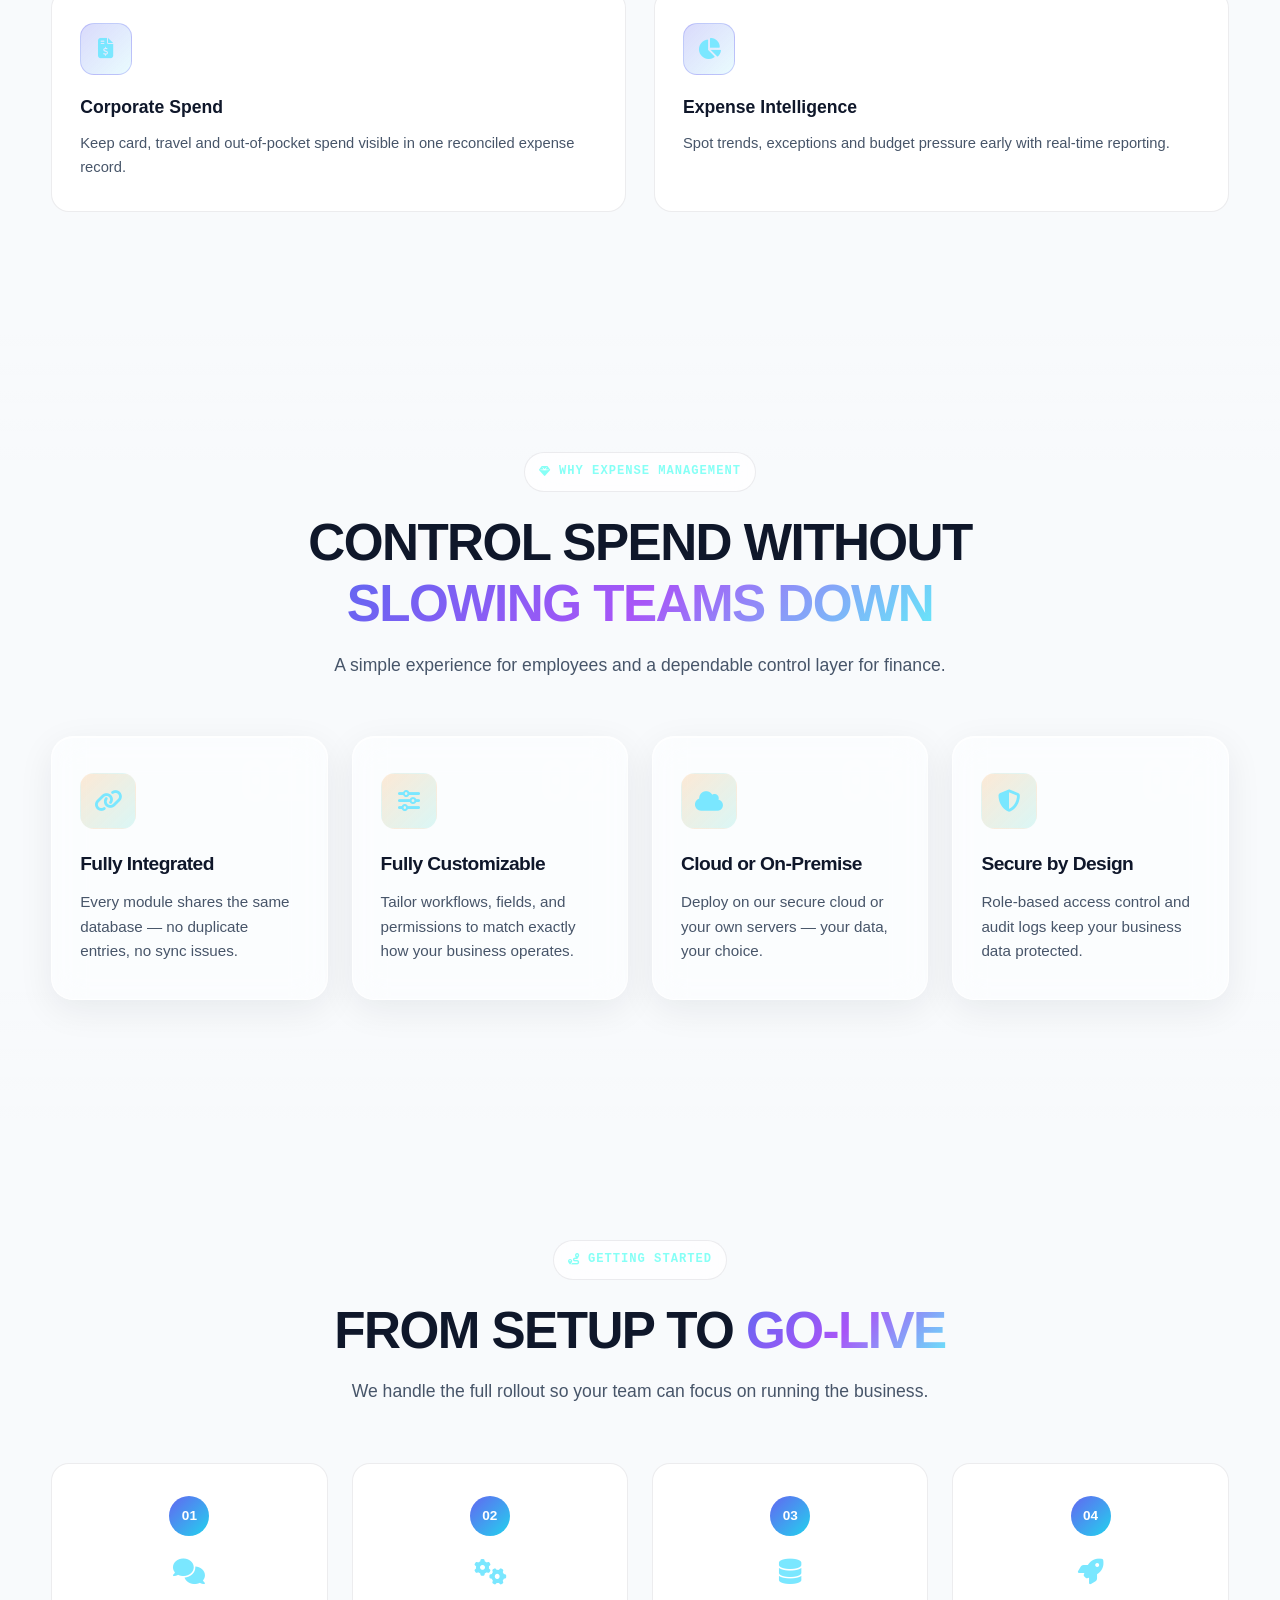
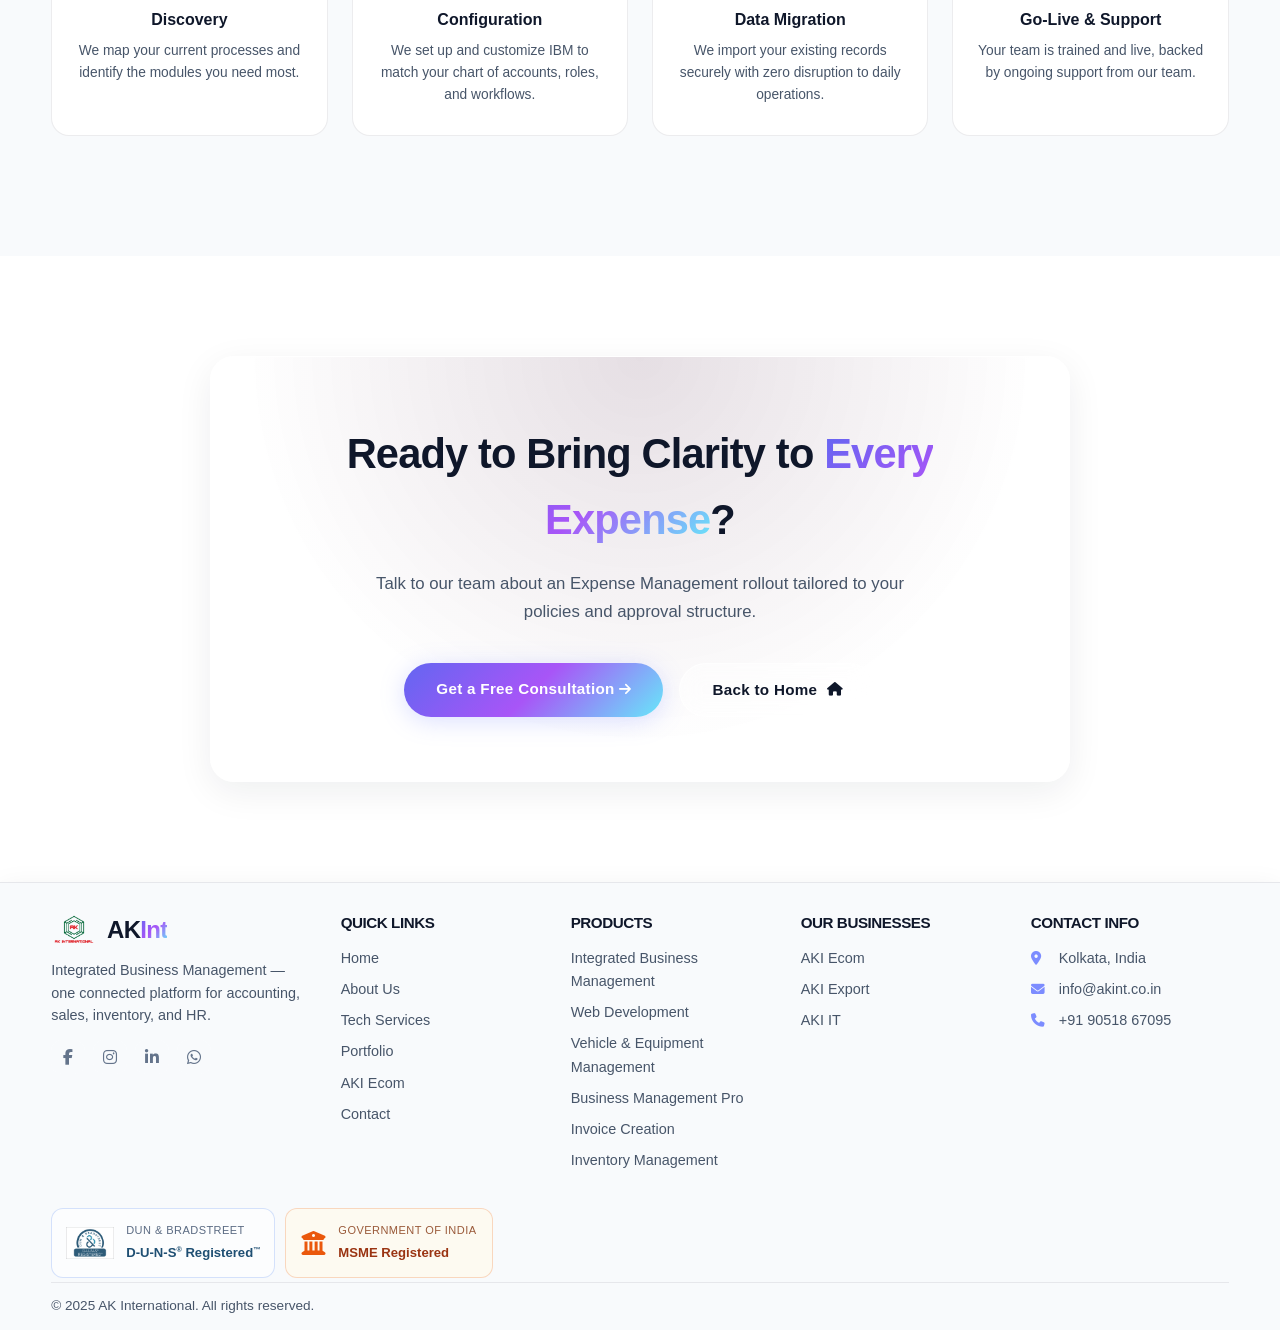
<file: expense-management.html>
<!DOCTYPE html>
<html lang="en">

<head>
    <meta charset="UTF-8">
    <meta name="viewport" content="width=device-width, initial-scale=1.0">
    <title>Expense Management - AK International</title>
    <meta name="description" content="Expense Management by AK International — capture, approve, reimburse and analyse business expenses with complete control.">
    <link rel="shortcut icon" type="image/png" href="logo.png?v=20251110">
    <link rel="icon" type="image/png" sizes="32x32" href="logo.png?v=20251110">
    <link rel="icon" type="image/png" sizes="16x16" href="logo.png?v=20251110">
    <link rel="apple-touch-icon" href="logo.png?v=20251110">
    <link rel="preconnect" href="https://fonts.googleapis.com">
    <link rel="preconnect" href="https://fonts.gstatic.com" crossorigin>
    <link href="https://fonts.googleapis.com/css2?family=Inter:wght@300;400;500;600;700;800;900&family=JetBrains+Mono:wght@400;700&display=swap" rel="stylesheet">
    <link rel="stylesheet" href="https://cdnjs.cloudflare.com/ajax/libs/font-awesome/6.5.1/css/all.min.css">
    <link rel="stylesheet" href="styles.css">
    <link rel="stylesheet" href="products.css">
    <!-- Google tag (gtag.js) -->
    <script async src="https://www.googletagmanager.com/gtag/js?id=G-WEW70GGLH3"></script>
    <script>
        window.dataLayer = window.dataLayer || [];
        function gtag(){dataLayer.push(arguments);}
        gtag('js', new Date());
        gtag('config', 'G-WEW70GGLH3');
    </script>
</head>

<body class="page-with-home-bg expense-management-page">
    <div class="site-bg-media" aria-hidden="true">
        <video
            id="siteBgVideo"
            class="site-bg-media__video"
            src="https://d8j0ntlcm91z4.cloudfront.net/user_38xzZboKViGWJOttwIXH07lWA1P/hf_20260328_065045_c44942da-53c6-4804-b734-f9e07fc22e08.mp4"
            muted
            playsinline
            autoplay
        ></video>
    </div>

    <!-- Particle Canvas -->
    <canvas id="particleCanvas"></canvas>

    <!-- Custom Cursor -->
    <div class="cursor-dot" id="cursorDot"></div>
    <div class="cursor-ring" id="cursorRing"></div>

    <!-- Navigation -->
    <nav class="navbar" id="navbar">
        <div class="container">
            <a href="index.html" class="logo">
                <img src="company-logo.png" alt="AK International Logo" class="logo-img">
                <span class="logo-text">AK<span class="logo-accent">Int</span></span>
            </a>
            <ul class="nav-menu" id="navMenu">
                <li><a href="index.html" class="nav-link" data-text="Home">Home</a></li>
                <li><a href="index.html#about" class="nav-link" data-text="About">About</a></li>
                <li class="nav-item--dropdown">
                    <a href="#" class="nav-link" data-text="Products" aria-haspopup="true" aria-expanded="false">Products <i class="fas fa-chevron-down nav-dropdown-arrow"></i></a>
                    <ul class="nav-dropdown">
                        <li><a href="ibm.html" class="nav-dropdown__link"><i class="fas fa-building"></i>Integrated Business Management (IBM)</a></li>
                        <li class="nav-dropdown__divider"></li>
                        <li><a href="web-development.html" class="nav-dropdown__link"><i class="fas fa-code"></i>Web Development</a></li>
                        <li class="nav-dropdown__divider"></li>
                        <li><a href="vehicle-equipment-management.html" class="nav-dropdown__link"><i class="fas fa-truck"></i>Advance Vehicle &amp; Heavy Equipment Management</a></li>
                        <li class="nav-dropdown__divider"></li>
                        <li><a href="business-management-light.html" class="nav-dropdown__link"><i class="fas fa-briefcase"></i>Business Management Pro</a></li>
                        <li class="nav-dropdown__divider"></li>
                        <li><a href="invoice-creation.html" class="nav-dropdown__link"><i class="fas fa-file-invoice"></i>Invoice Creation</a></li>
                        <li class="nav-dropdown__divider"></li>
                        <li><a href="inventory-management.html" class="nav-dropdown__link"><i class="fas fa-boxes-stacked"></i>Inventory Management</a></li>
                        <li class="nav-dropdown__divider"></li>
                        <li><a href="https://akint.co.in/odoo.html" class="nav-dropdown__link"><i class="fas fa-cubes"></i>Odoo Solutions</a></li>
                        <li class="nav-dropdown__divider"></li>
                        <li><a href="expense-management.html" class="nav-dropdown__link active"><i class="fas fa-receipt"></i>Expense Management</a></li>
                        <li class="nav-dropdown__divider"></li>
                        <li><span class="nav-dropdown__link" aria-disabled="true"><i class="fas fa-globe"></i>Global Import Export Management</span></li>
                    </ul>
                </li>
                <li class="nav-item--dropdown">
                    <a href="#" class="nav-link" data-text="Our Businesses" aria-haspopup="true" aria-expanded="false">Our Businesses <i class="fas fa-chevron-down nav-dropdown-arrow"></i></a>
                    <ul class="nav-dropdown">
                        <li><a href="https://store.akint.co.in/" class="nav-dropdown__link" target="_blank" rel="noopener"><i class="fas fa-cart-shopping"></i>AKI Ecom</a></li>
                        <li class="nav-dropdown__divider"></li>
                        <li><a href="https://export.akint.co.in/" target="_blank" rel="noopener" class="nav-dropdown__link"><i class="fas fa-ship"></i>AKI Export</a></li>
                        <li class="nav-dropdown__divider"></li>
                        <li><a href="https://tech.akint.co.in/" target="_blank" rel="noopener" class="nav-dropdown__link"><i class="fas fa-laptop-code"></i>AKI IT</a></li>
                    </ul>
                </li>
                <li><a href="index.html#contact" class="nav-link" data-text="Contact">Contact</a></li>
            </ul>
            <div class="hamburger" id="hamburger">
                <span></span>
                <span></span>
                <span></span>
            </div>
        </div>
    </nav>

    <!-- Hero Section -->
    <section class="product-hero" id="hero">
        <div class="hero-grid-bg"></div>
        <div class="hero-glow hero-glow--1"></div>
        <div class="hero-glow hero-glow--2"></div>
        <div class="hero-glow hero-glow--3"></div>
        <div class="product-hero__content">
            <div class="hero-badge reveal">
                <span class="hero-badge__dot"></span>
                Financial Operations Suite
            </div>
            <h1 class="hero-title reveal">
                <span class="hero-line">Expense</span>
                <span class="hero-line hero-line--gradient">Management</span>
            </h1>
            <p class="hero-subtitle reveal">
                Capture &bull; Approve &bull; Reimburse &bull; Analyse &bull; <span class="text-gradient">One Clear Expense Flow</span>
            </p>
            <p class="product-hero__desc reveal">
                Give every employee a simple way to submit expenses while finance keeps policy, approvals, budgets and reimbursements under precise control — from receipt to ledger.
            </p>
            <div class="hero-buttons reveal">
                <a href="#features" class="btn btn--primary magnetic-btn">
                    <span>Explore Features</span>
                    <i class="fas fa-arrow-down"></i>
                </a>
                <a href="index.html#contact" class="btn btn--outline magnetic-btn">
                    <span>Request a Demo</span>
                    <i class="fas fa-rocket"></i>
                </a>
            </div>
            <div class="hero-stats reveal">
                <div class="hero-stat">
                    <span class="hero-stat__number" data-count="3">0</span><span class="hero-stat__plus">-Step</span>
                    <span class="hero-stat__label">Submission</span>
                </div>
                <div class="hero-stat__divider"></div>
                <div class="hero-stat">
                    <span class="hero-stat__number" data-count="100">0</span><span class="hero-stat__plus">%</span>
                    <span class="hero-stat__label">Policy Control</span>
                </div>
                <div class="hero-stat__divider"></div>
                <div class="hero-stat">
                    <span class="hero-stat__number" data-count="1">0</span><span class="hero-stat__plus"></span>
                    <span class="hero-stat__label">Expense Ledger</span>
                </div>
            </div>
        </div>
        <div class="hero-scroll">
            <span>Scroll</span>
            <div class="hero-scroll__line"></div>
        </div>
    </section>

    <!-- Product Showcase Section -->
    <section class="section" id="showcase">
        <div class="container">
            <div class="section-header reveal">
                <span class="section-tag"><i class="fas fa-display"></i> See It In Action</span>
                <h2 class="section-title">A Look Inside <span class="text-gradient">Expense Management</span></h2>
                <p class="section-desc">Real screens from the application — a calm, focused workspace for daily spending control.</p>
            </div>
            <div class="product-showcase-grid">
                <div class="product-showcase-card reveal" data-tilt>
                    <div class="product-showcase-card__img">
                        <img src="assets/Expense/dashboard.png" alt="JS Enterprise Expense Management workspace dashboard" loading="lazy">
                    </div>
                    <div class="product-showcase-card__body">
                        <h3>Clear Financial Workspace</h3>
                        <p>Start from one polished workspace with Expense, Labour, Attendance, Sales, Accounting and Settings modules always within reach.</p>
                    </div>
                </div>
                <div class="product-showcase-card reveal" data-tilt>
                    <div class="product-showcase-card__img">
                        <img src="assets/Expense/expense-entry.png" alt="Expense Management quick entry form" loading="lazy">
                    </div>
                    <div class="product-showcase-card__body">
                        <h3>Fast Daily Logging</h3>
                        <p>Choose an expense type and reveal only the fields you need, so everyday entries are clean, consistent and quick to submit.</p>
                    </div>
                </div>
                <div class="product-showcase-card reveal" data-tilt>
                    <div class="product-showcase-card__img">
                        <img src="assets/Expense/expense-history.png" alt="Expense Management searchable expense history" loading="lazy">
                    </div>
                    <div class="product-showcase-card__body">
                        <h3>Searchable Expense History</h3>
                        <p>Filter spending by category and date, then review each transaction with its note, owner and amount in a clear chronological record.</p>
                    </div>
                </div>
                <div class="product-showcase-card reveal" data-tilt>
                    <div class="product-showcase-card__img">
                        <img src="assets/Expense/expense-history.png" alt="Expense Management filtered spending summary" loading="lazy">
                    </div>
                    <div class="product-showcase-card__body">
                        <h3>Spending at a Glance</h3>
                        <p>See filtered spend instantly and identify where money is going before exceptions become a surprise.</p>
                    </div>
                </div>
            </div>
        </div>
    </section>

    <!-- Key Features Section -->
    <section class="section section--dark" id="features">
        <div class="container">
            <div class="section-header reveal">
                <span class="section-tag"><i class="fas fa-cubes"></i> Key Features</span>
                <h2 class="section-title">Every Expense, <span class="text-gradient">Accounted For</span></h2>
                <p class="section-desc">A modern workflow that gives employees speed and finance complete control.</p>
            </div>
            <div class="product-details-grid">
                <div class="product-detail-card reveal" data-tilt>
                    <div class="product-detail-card__icon"><i class="fas fa-calculator"></i></div>
                    <h3>Receipt Capture</h3>
                    <p>Submit expenses with receipts, category and business purpose in a clean, guided flow.</p>
                </div>
                <div class="product-detail-card reveal" data-tilt>
                    <div class="product-detail-card__icon"><i class="fas fa-boxes-stacked"></i></div>
                    <h3>Policy &amp; Budget Controls</h3>
                    <p>Set category limits, spending rules and budget guardrails before costs reach finance.</p>
                </div>
                <div class="product-detail-card reveal" data-tilt>
                    <div class="product-detail-card__icon"><i class="fas fa-chart-line"></i></div>
                    <h3>Smart Approvals</h3>
                    <p>Route each claim to the right approver with clear status, reminders and full context.</p>
                </div>
                <div class="product-detail-card reveal" data-tilt>
                    <div class="product-detail-card__icon"><i class="fas fa-users"></i></div>
                    <h3>Employee Reimbursements</h3>
                    <p>Turn approved claims into timely, traceable reimbursements your people can trust.</p>
                </div>
                <div class="product-detail-card reveal" data-tilt>
                    <div class="product-detail-card__icon"><i class="fas fa-file-invoice-dollar"></i></div>
                    <h3>Corporate Spend</h3>
                    <p>Keep card, travel and out-of-pocket spend visible in one reconciled expense record.</p>
                </div>
                <div class="product-detail-card reveal" data-tilt>
                    <div class="product-detail-card__icon"><i class="fas fa-chart-pie"></i></div>
                    <h3>Expense Intelligence</h3>
                    <p>Spot trends, exceptions and budget pressure early with real-time reporting.</p>
                </div>
            </div>
        </div>
    </section>

    <!-- Why Choose Section -->
    <section class="section" id="why">
        <div class="container">
            <div class="section-header reveal">
                <span class="section-tag"><i class="fas fa-gem"></i> Why Expense Management</span>
                <h2 class="section-title">Control Spend Without <span class="text-gradient">Slowing Teams Down</span></h2>
                <p class="section-desc">A simple experience for employees and a dependable control layer for finance.</p>
            </div>
            <div class="features-grid">
                <div class="feature-card reveal" data-tilt>
                    <div class="feature-card__glow"></div>
                    <div class="feature-card__icon">
                        <i class="fas fa-link"></i>
                    </div>
                    <h3>Fully Integrated</h3>
                    <p>Every module shares the same database — no duplicate entries, no sync issues.</p>
                    <div class="feature-card__number">01</div>
                </div>
                <div class="feature-card reveal" data-tilt>
                    <div class="feature-card__glow"></div>
                    <div class="feature-card__icon">
                        <i class="fas fa-sliders"></i>
                    </div>
                    <h3>Fully Customizable</h3>
                    <p>Tailor workflows, fields, and permissions to match exactly how your business operates.</p>
                    <div class="feature-card__number">02</div>
                </div>
                <div class="feature-card reveal" data-tilt>
                    <div class="feature-card__glow"></div>
                    <div class="feature-card__icon">
                        <i class="fas fa-cloud"></i>
                    </div>
                    <h3>Cloud or On-Premise</h3>
                    <p>Deploy on our secure cloud or your own servers — your data, your choice.</p>
                    <div class="feature-card__number">03</div>
                </div>
                <div class="feature-card reveal" data-tilt>
                    <div class="feature-card__glow"></div>
                    <div class="feature-card__icon">
                        <i class="fas fa-shield-halved"></i>
                    </div>
                    <h3>Secure by Design</h3>
                    <p>Role-based access control and audit logs keep your business data protected.</p>
                    <div class="feature-card__number">04</div>
                </div>
            </div>
        </div>
    </section>

    <!-- Process Section -->
    <section class="section section--dark">
        <div class="container">
            <div class="section-header reveal">
                <span class="section-tag"><i class="fas fa-route"></i> Getting Started</span>
                <h2 class="section-title">From Setup to <span class="text-gradient">Go-Live</span></h2>
                <p class="section-desc">We handle the full rollout so your team can focus on running the business.</p>
            </div>
            <div class="product-process-grid">
                <div class="product-process-step reveal">
                    <div class="product-process-step__num">01</div>
                    <div class="product-process-step__icon"><i class="fas fa-comments"></i></div>
                    <h3>Discovery</h3>
                    <p>We map your current processes and identify the modules you need most.</p>
                </div>
                <div class="product-process-step reveal">
                    <div class="product-process-step__num">02</div>
                    <div class="product-process-step__icon"><i class="fas fa-gears"></i></div>
                    <h3>Configuration</h3>
                    <p>We set up and customize IBM to match your chart of accounts, roles, and workflows.</p>
                </div>
                <div class="product-process-step reveal">
                    <div class="product-process-step__num">03</div>
                    <div class="product-process-step__icon"><i class="fas fa-database"></i></div>
                    <h3>Data Migration</h3>
                    <p>We import your existing records securely with zero disruption to daily operations.</p>
                </div>
                <div class="product-process-step reveal">
                    <div class="product-process-step__num">04</div>
                    <div class="product-process-step__icon"><i class="fas fa-rocket"></i></div>
                    <h3>Go-Live &amp; Support</h3>
                    <p>Your team is trained and live, backed by ongoing support from our team.</p>
                </div>
            </div>
        </div>
    </section>

    <!-- CTA Section -->
    <section class="section-cta">
        <div class="container">
            <div class="cta-box reveal">
                <div class="cta-box__glow"></div>
                <h2>Ready to Bring Clarity to <span class="text-gradient">Every Expense</span>?</h2>
                <p>Talk to our team about an Expense Management rollout tailored to your policies and approval structure.</p>
                <div class="cta-box__buttons">
                    <a href="index.html#contact" class="btn btn--primary magnetic-btn">
                        <span>Get a Free Consultation</span>
                        <i class="fas fa-arrow-right"></i>
                    </a>
                    <a href="index.html" class="btn btn--outline magnetic-btn">
                        <span>Back to Home</span>
                        <i class="fas fa-home"></i>
                    </a>
                </div>
            </div>
        </div>
    </section>

    <!-- Footer -->
    <footer class="footer">
        <div class="container">
            <div class="footer-grid">
                <div class="footer-col footer-col--brand">
                    <div class="footer-logo">
                        <img src="company-logo.png" alt="AK International Logo" class="logo-img">
                        <span class="logo-text">AK<span class="logo-accent">Int</span></span>
                    </div>
                    <p>Integrated Business Management — one connected platform for accounting, sales, inventory, and HR.</p>
                    <div class="social-links">
                        <a href="#" aria-label="Facebook"><i class="fab fa-facebook-f"></i></a>
                        <a href="https://www.instagram.com/ak_int_office/?hl=en" aria-label="Instagram" target="_blank" rel="noopener"><i class="fab fa-instagram"></i></a>
                        <a href="https://www.linkedin.com/in/ak-international-9188b13ab" aria-label="LinkedIn"><i class="fab fa-linkedin-in"></i></a>
                        <a href="#" aria-label="WhatsApp"><i class="fab fa-whatsapp"></i></a>
                    </div>
                </div>
                <div class="footer-col">
                    <h4>Quick Links</h4>
                    <ul>
                        <li><a href="index.html">Home</a></li>
                        <li><a href="index.html#about">About Us</a></li>
                        <li><a href="index.html#services">Tech Services</a></li>
                        <li><a href="index.html#portfolio">Portfolio</a></li>
                        <li><a href="https://store.akint.co.in/" target="_blank" rel="noopener">AKI Ecom</a></li>
                        <li><a href="index.html#contact">Contact</a></li>
                    </ul>
                </div>
                <div class="footer-col">
                    <h4>Products</h4>
                    <ul>
                        <li><a href="ibm.html">Integrated Business Management</a></li>
                        <li><a href="web-development.html">Web Development</a></li>
                        <li><a href="vehicle-equipment-management.html">Vehicle &amp; Equipment Management</a></li>
                        <li><a href="business-management-light.html">Business Management Pro</a></li>
                        <li><a href="invoice-creation.html">Invoice Creation</a></li>
                        <li><a href="inventory-management.html">Inventory Management</a></li>
                    </ul>
                </div>
                <div class="footer-col">
                    <h4>Our Businesses</h4>
                    <ul>
                        <li><a href="https://store.akint.co.in/" target="_blank" rel="noopener">AKI Ecom</a></li>
                        <li><a href="https://export.akint.co.in/" target="_blank" rel="noopener">AKI Export</a></li>
                        <li><a href="https://tech.akint.co.in/" target="_blank" rel="noopener">AKI IT</a></li>
                    </ul>
                </div>
                <div class="footer-col">
                    <h4>Contact Info</h4>
                    <ul class="footer-contact">
                        <li><i class="fas fa-location-dot"></i> Kolkata, India</li>
                        <li><i class="fas fa-envelope"></i> info@akint.co.in</li>
                        <li><i class="fas fa-phone"></i> <a href="tel:+919051867095" class="phone-link" dir="ltr">+91 90518 67095</a></li>
                    </ul>
                </div>
            </div>
            <div class="footer-bottom">
                <p>&copy; 2025 AK International. All rights reserved.</p>
            </div>
        </div>
    </footer>

    <script src="script.js"></script>
</body>

</html>
</file>
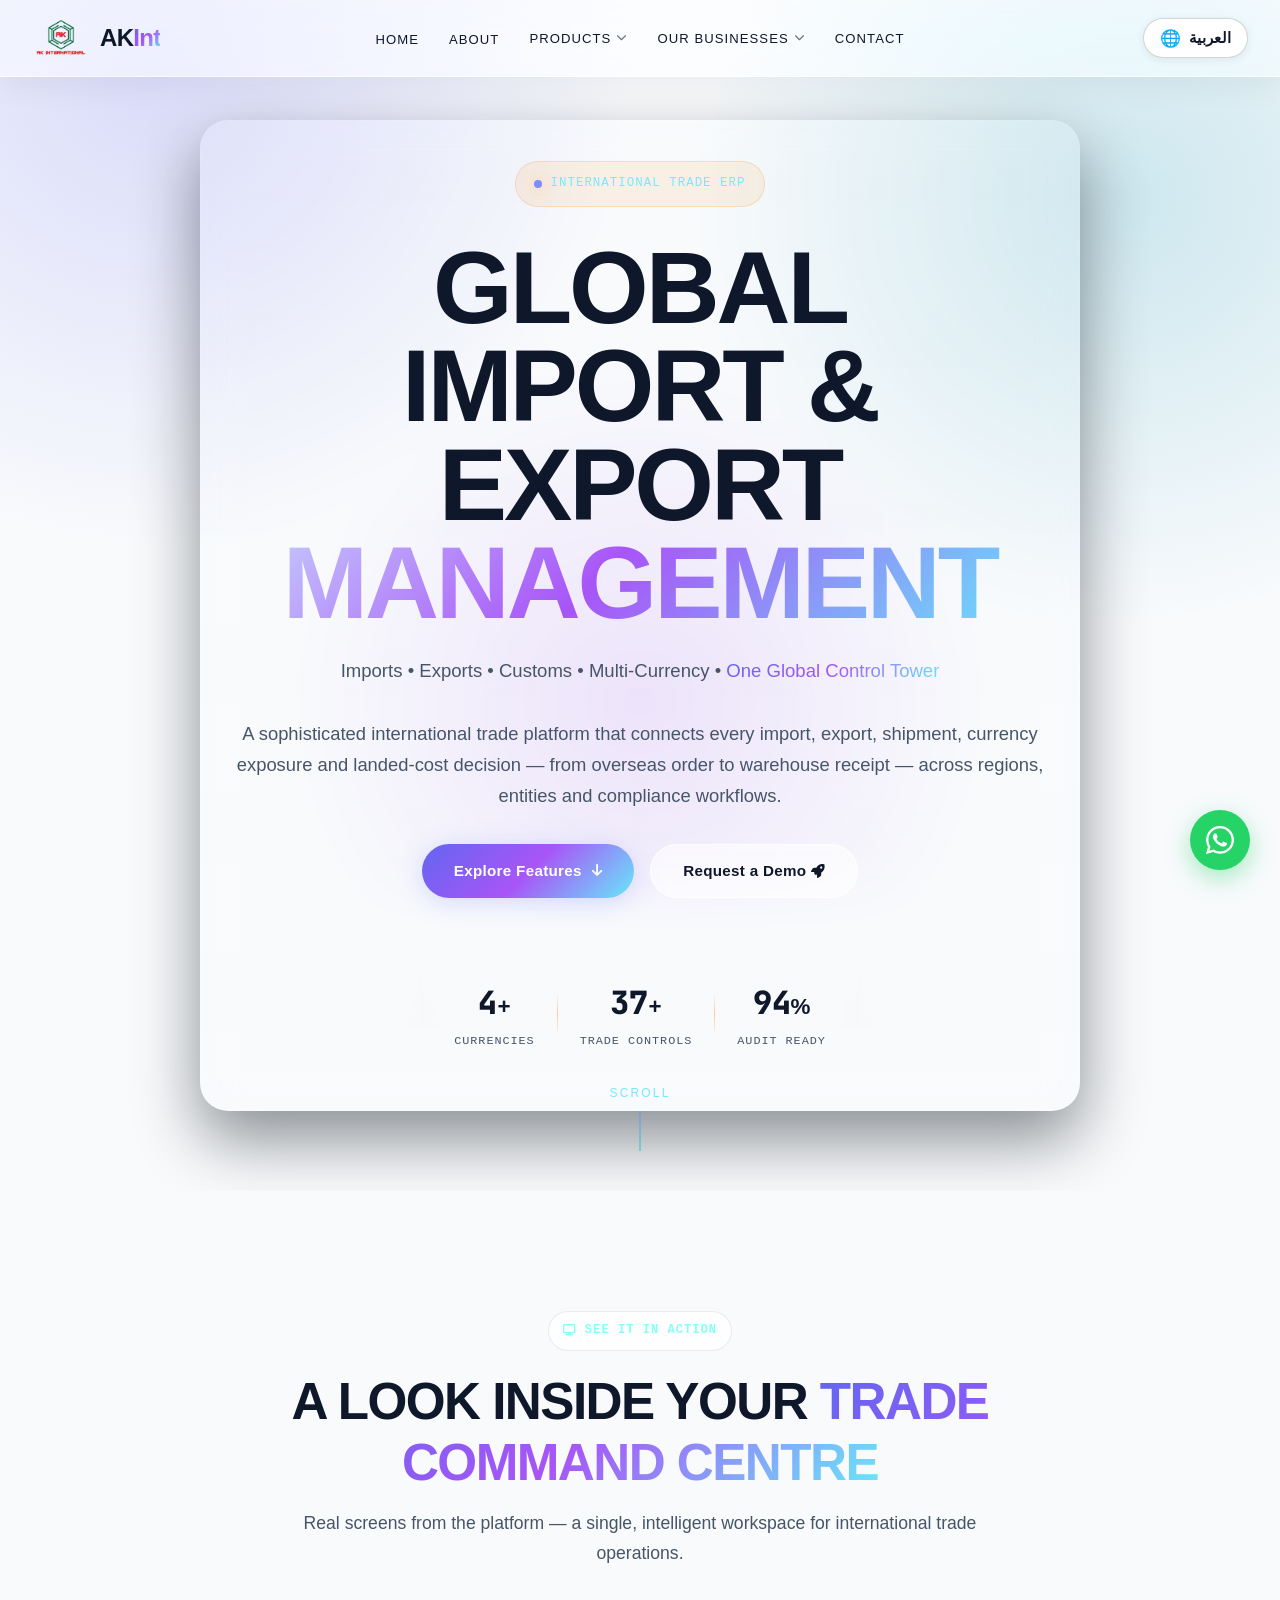
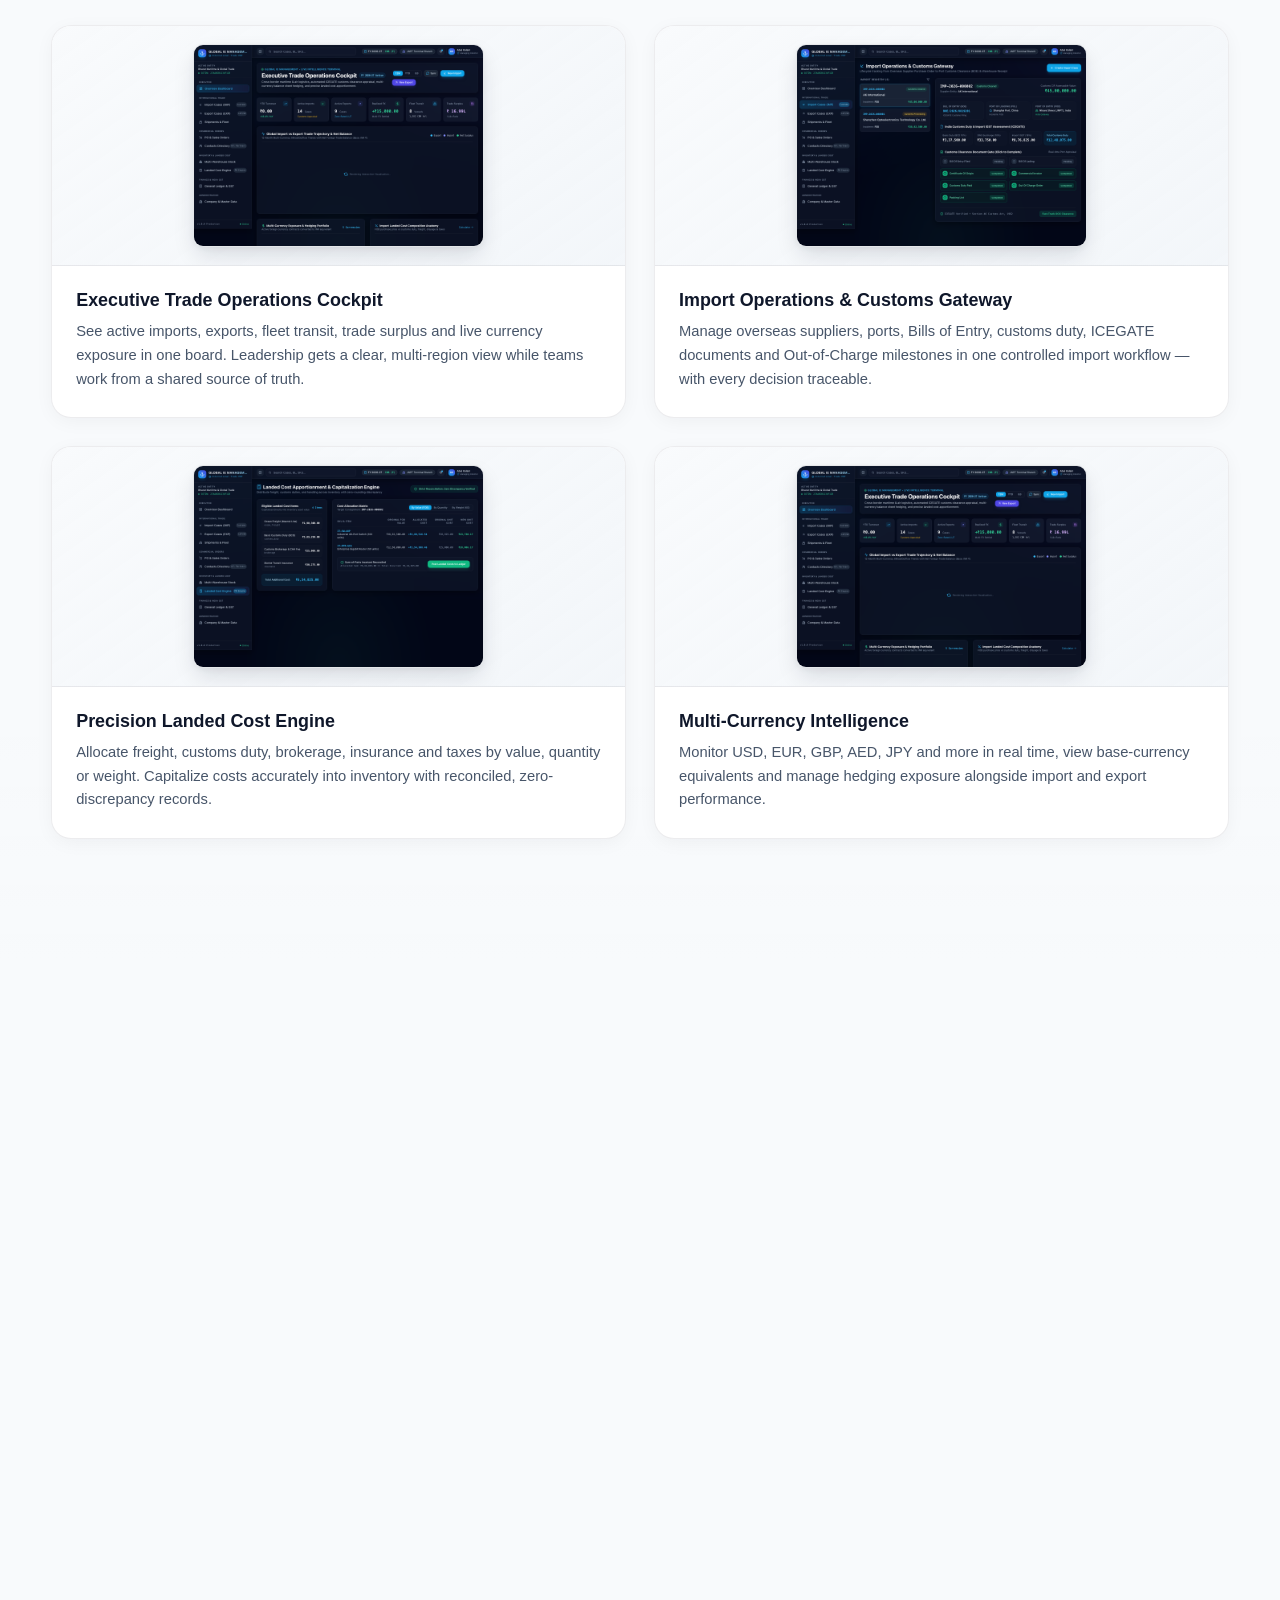
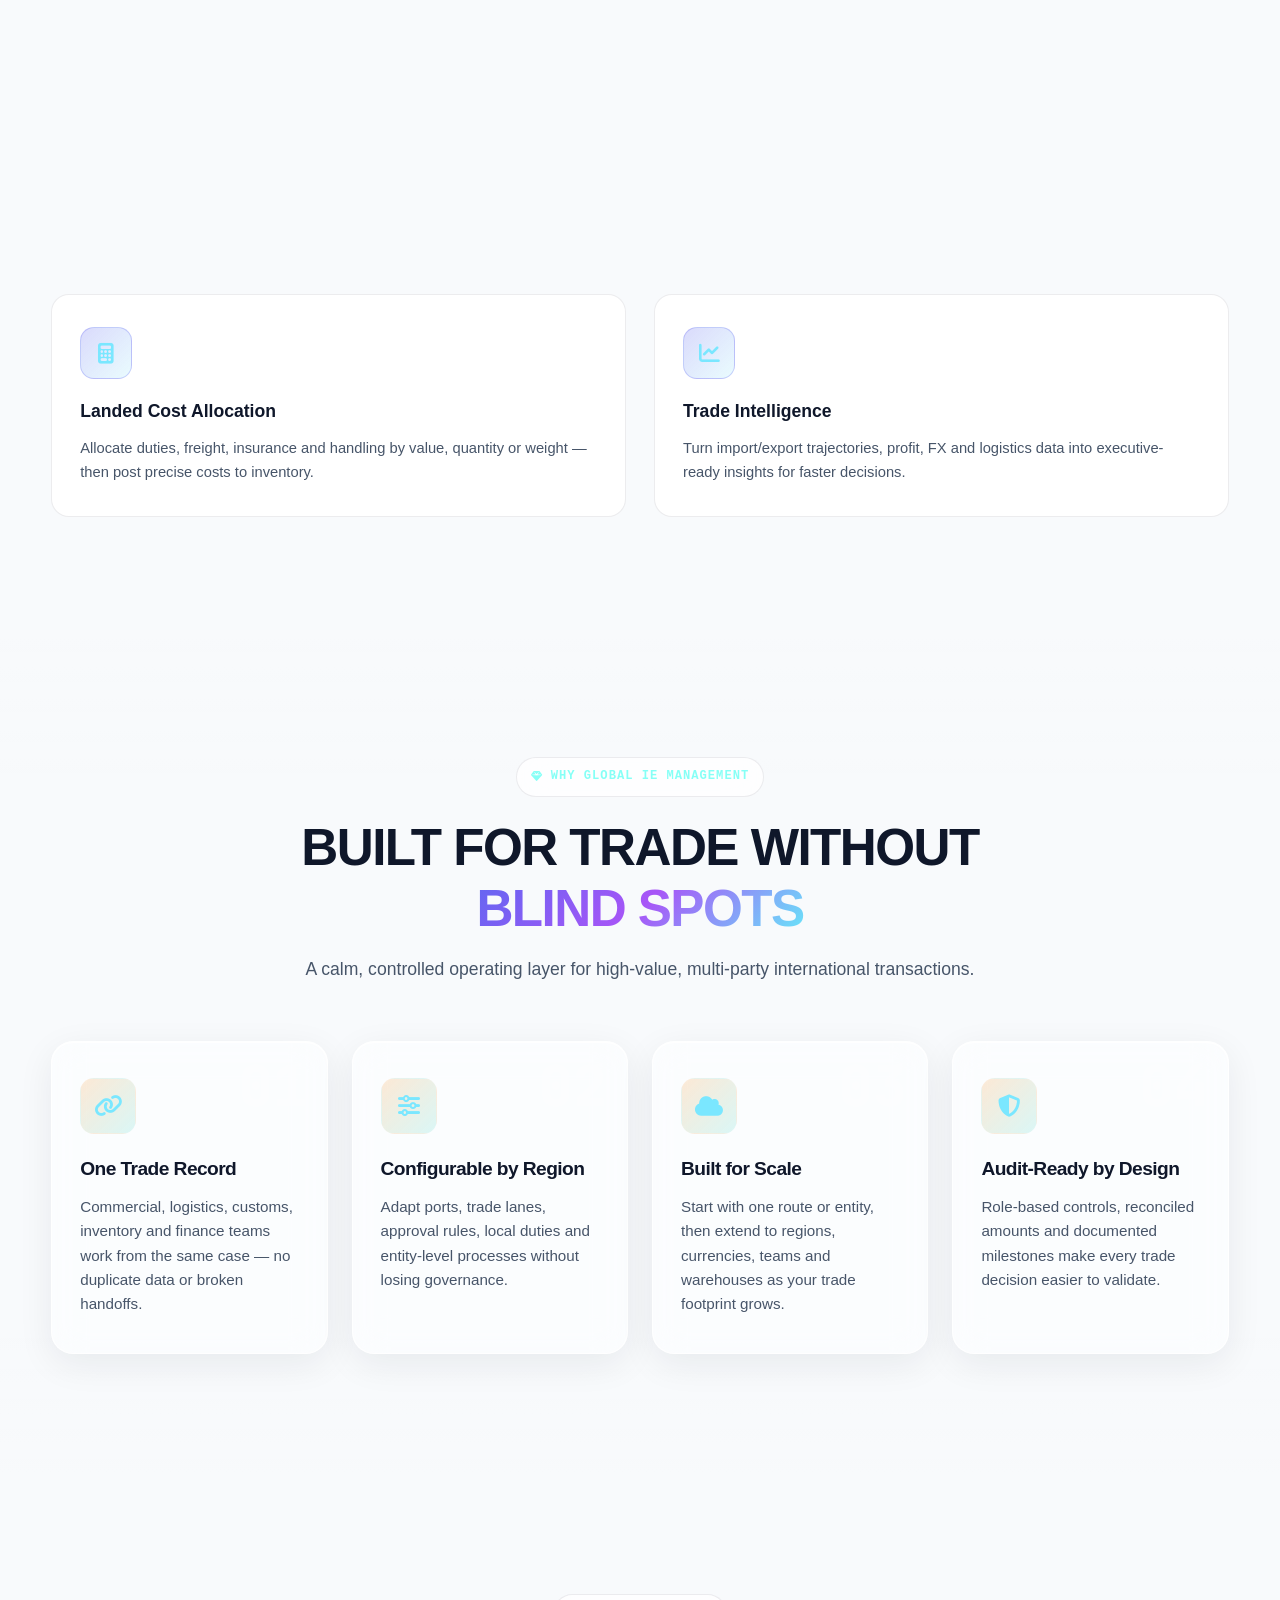
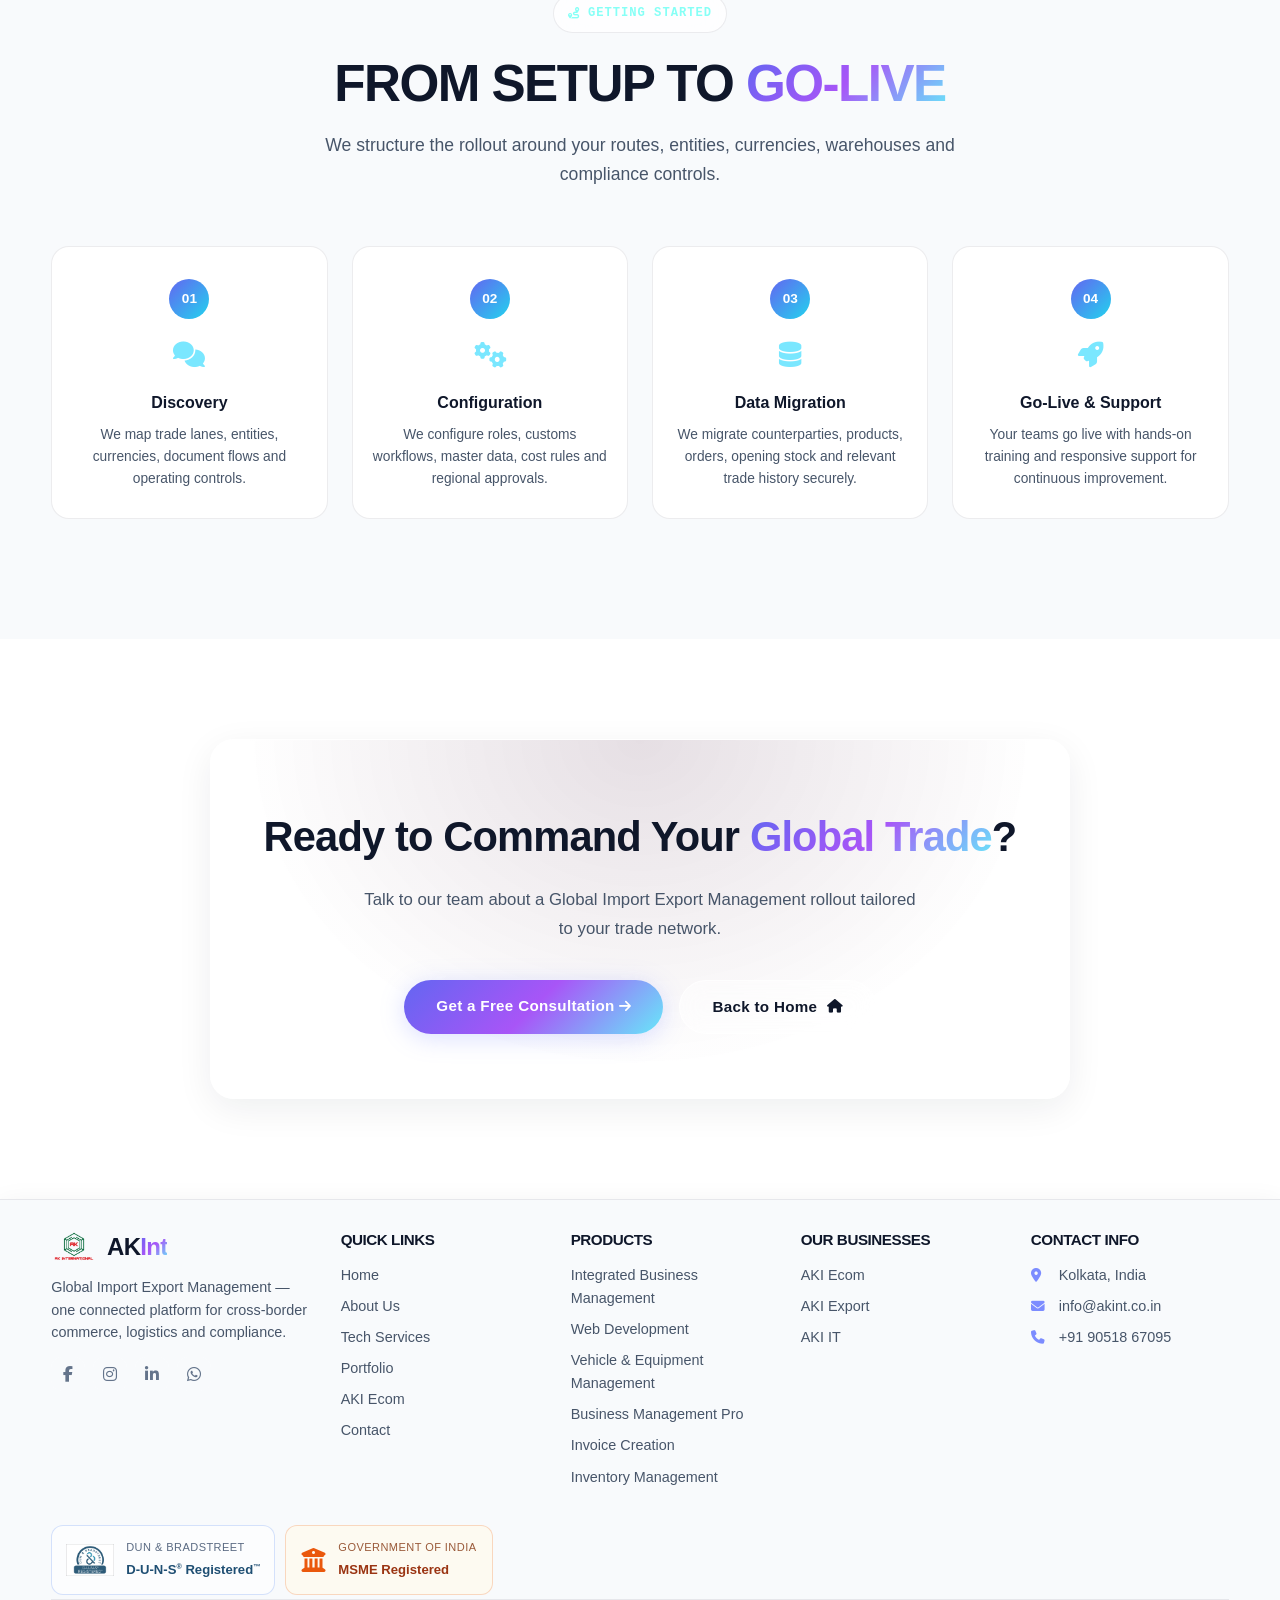
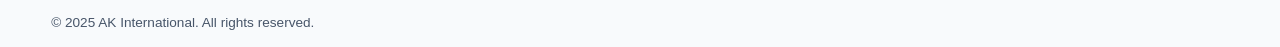
<file: global-import-export-management.html>
<!DOCTYPE html>
<html lang="en">

<head>
    <meta charset="UTF-8">
    <meta name="viewport" content="width=device-width, initial-scale=1.0">
    <title>Global Import Export Management - AK International</title>
    <meta name="description" content="Global Import Export Management by AK International — an enterprise trade platform for multi-currency, multi-region imports, exports, customs, logistics, landed costs and GST.">
    <link rel="shortcut icon" type="image/png" href="logo.png?v=20251110">
    <link rel="icon" type="image/png" sizes="32x32" href="logo.png?v=20251110">
    <link rel="icon" type="image/png" sizes="16x16" href="logo.png?v=20251110">
    <link rel="apple-touch-icon" href="logo.png?v=20251110">
    <link rel="preconnect" href="https://fonts.googleapis.com">
    <link rel="preconnect" href="https://fonts.gstatic.com" crossorigin>
    <link href="https://fonts.googleapis.com/css2?family=Inter:wght@300;400;500;600;700;800;900&family=JetBrains+Mono:wght@400;700&display=swap" rel="stylesheet">
    <link rel="stylesheet" href="https://cdnjs.cloudflare.com/ajax/libs/font-awesome/6.5.1/css/all.min.css">
    <link rel="stylesheet" href="styles.css">
    <link rel="stylesheet" href="products.css">
    <!-- Google tag (gtag.js) -->
    <script async src="https://www.googletagmanager.com/gtag/js?id=G-WEW70GGLH3"></script>
    <script>
        window.dataLayer = window.dataLayer || [];
        function gtag(){dataLayer.push(arguments);}
        gtag('js', new Date());
        gtag('config', 'G-WEW70GGLH3');
    </script>
</head>

<body class="page-with-home-bg">
    <div class="site-bg-media" aria-hidden="true">
        <video
            id="siteBgVideo"
            class="site-bg-media__video"
            src="https://d8j0ntlcm91z4.cloudfront.net/user_38xzZboKViGWJOttwIXH07lWA1P/hf_20260328_065045_c44942da-53c6-4804-b734-f9e07fc22e08.mp4"
            muted
            playsinline
            autoplay
        ></video>
    </div>

    <!-- Particle Canvas -->
    <canvas id="particleCanvas"></canvas>

    <!-- Custom Cursor -->
    <div class="cursor-dot" id="cursorDot"></div>
    <div class="cursor-ring" id="cursorRing"></div>

    <!-- Navigation -->
    <nav class="navbar" id="navbar">
        <div class="container">
            <a href="index.html" class="logo">
                <img src="company-logo.png" alt="AK International Logo" class="logo-img">
                <span class="logo-text">AK<span class="logo-accent">Int</span></span>
            </a>
            <ul class="nav-menu" id="navMenu">
                <li><a href="index.html" class="nav-link" data-text="Home">Home</a></li>
                <li><a href="index.html#about" class="nav-link" data-text="About">About</a></li>
                <li class="nav-item--dropdown">
                    <a href="#" class="nav-link" data-text="Products" aria-haspopup="true" aria-expanded="false">Products <i class="fas fa-chevron-down nav-dropdown-arrow"></i></a>
                    <ul class="nav-dropdown">
                        <li><a href="ibm.html" class="nav-dropdown__link"><i class="fas fa-building"></i>Integrated Business Management (IBM)</a></li>
                        <li class="nav-dropdown__divider"></li>
                        <li><a href="web-development.html" class="nav-dropdown__link"><i class="fas fa-code"></i>Web Development</a></li>
                        <li class="nav-dropdown__divider"></li>
                        <li><a href="vehicle-equipment-management.html" class="nav-dropdown__link"><i class="fas fa-truck"></i>Advance Vehicle &amp; Heavy Equipment Management</a></li>
                        <li class="nav-dropdown__divider"></li>
                        <li><a href="business-management-light.html" class="nav-dropdown__link"><i class="fas fa-briefcase"></i>Business Management Pro</a></li>
                        <li class="nav-dropdown__divider"></li>
                        <li><a href="invoice-creation.html" class="nav-dropdown__link"><i class="fas fa-file-invoice"></i>Invoice Creation</a></li>
                        <li class="nav-dropdown__divider"></li>
                        <li><a href="inventory-management.html" class="nav-dropdown__link"><i class="fas fa-boxes-stacked"></i>Inventory Management</a></li>
                        <li class="nav-dropdown__divider"></li>
                        <li><a href="https://akint.co.in/odoo.html" class="nav-dropdown__link"><i class="fas fa-cubes"></i>Odoo Solutions</a></li>
                        <li class="nav-dropdown__divider"></li>
                        <li><a href="global-import-export-management.html" class="nav-dropdown__link active"><i class="fas fa-globe"></i>Global Import Export Management</a></li>
                    </ul>
                </li>
                <li class="nav-item--dropdown">
                    <a href="#" class="nav-link" data-text="Our Businesses" aria-haspopup="true" aria-expanded="false">Our Businesses <i class="fas fa-chevron-down nav-dropdown-arrow"></i></a>
                    <ul class="nav-dropdown">
                        <li><a href="https://store.akint.co.in/" class="nav-dropdown__link" target="_blank" rel="noopener"><i class="fas fa-cart-shopping"></i>AKI Ecom</a></li>
                        <li class="nav-dropdown__divider"></li>
                        <li><a href="https://export.akint.co.in/" target="_blank" rel="noopener" class="nav-dropdown__link"><i class="fas fa-ship"></i>AKI Export</a></li>
                        <li class="nav-dropdown__divider"></li>
                        <li><a href="https://tech.akint.co.in/" target="_blank" rel="noopener" class="nav-dropdown__link"><i class="fas fa-laptop-code"></i>AKI IT</a></li>
                    </ul>
                </li>
                <li><a href="index.html#contact" class="nav-link" data-text="Contact">Contact</a></li>
            </ul>
            <div class="hamburger" id="hamburger">
                <span></span>
                <span></span>
                <span></span>
            </div>
        </div>
    </nav>

    <!-- Hero Section -->
    <section class="product-hero" id="hero">
        <div class="hero-grid-bg"></div>
        <div class="hero-glow hero-glow--1"></div>
        <div class="hero-glow hero-glow--2"></div>
        <div class="hero-glow hero-glow--3"></div>
        <div class="product-hero__content">
            <div class="hero-badge reveal">
                <span class="hero-badge__dot"></span>
                International Trade ERP
            </div>
            <h1 class="hero-title reveal">
                <span class="hero-line">Global Import &amp; Export</span>
                <span class="hero-line hero-line--gradient">Management</span>
            </h1>
            <p class="hero-subtitle reveal">
                Imports &bull; Exports &bull; Customs &bull; Multi-Currency &bull; <span class="text-gradient">One Global Control Tower</span>
            </p>
            <p class="product-hero__desc reveal">
                A sophisticated international trade platform that connects every import, export, shipment, currency exposure and landed-cost decision — from overseas order to warehouse receipt — across regions, entities and compliance workflows.
            </p>
            <div class="hero-buttons reveal">
                <a href="#features" class="btn btn--primary magnetic-btn">
                    <span>Explore Features</span>
                    <i class="fas fa-arrow-down"></i>
                </a>
                <a href="index.html#contact" class="btn btn--outline magnetic-btn">
                    <span>Request a Demo</span>
                    <i class="fas fa-rocket"></i>
                </a>
            </div>
            <div class="hero-stats reveal">
                <div class="hero-stat">
                    <span class="hero-stat__number" data-count="5">0</span><span class="hero-stat__plus">+</span>
                    <span class="hero-stat__label">Currencies</span>
                </div>
                <div class="hero-stat__divider"></div>
                <div class="hero-stat">
                    <span class="hero-stat__number" data-count="40">0</span><span class="hero-stat__plus">+</span>
                    <span class="hero-stat__label">Trade Controls</span>
                </div>
                <div class="hero-stat__divider"></div>
                <div class="hero-stat">
                    <span class="hero-stat__number" data-count="100">0</span><span class="hero-stat__plus">%</span>
                    <span class="hero-stat__label">Audit Ready</span>
                </div>
            </div>
        </div>
        <div class="hero-scroll">
            <span>Scroll</span>
            <div class="hero-scroll__line"></div>
        </div>
    </section>

    <!-- Product Showcase Section -->
    <section class="section" id="showcase">
        <div class="container">
            <div class="section-header reveal">
                <span class="section-tag"><i class="fas fa-display"></i> See It In Action</span>
                <h2 class="section-title">A Look Inside Your <span class="text-gradient">Trade Command Centre</span></h2>
                <p class="section-desc">Real screens from the platform — a single, intelligent workspace for international trade operations.</p>
            </div>
            <div class="product-showcase-grid">
                <div class="product-showcase-card reveal" data-tilt>
                    <div class="product-showcase-card__img">
                        <img src="assets/GlobalIE/dashboard.png" alt="Global Import Export Management executive trade operations cockpit dashboard" loading="lazy">
                    </div>
                    <div class="product-showcase-card__body">
                        <h3>Executive Trade Operations Cockpit</h3>
                        <p>See active imports, exports, fleet transit, trade surplus and live currency exposure in one board. Leadership gets a clear, multi-region view while teams work from a shared source of truth.</p>
                    </div>
                </div>
                <div class="product-showcase-card reveal" data-tilt>
                    <div class="product-showcase-card__img">
                        <img src="assets/GlobalIE/import-cases.png" alt="Import operations and customs gateway showing import cases and clearance documents" loading="lazy">
                    </div>
                    <div class="product-showcase-card__body">
                        <h3>Import Operations &amp; Customs Gateway</h3>
                        <p>Manage overseas suppliers, ports, Bills of Entry, customs duty, ICEGATE documents and Out-of-Charge milestones in one controlled import workflow — with every decision traceable.</p>
                    </div>
                </div>
                <div class="product-showcase-card reveal" data-tilt>
                    <div class="product-showcase-card__img">
                        <img src="assets/GlobalIE/landed-costs.png" alt="Landed cost apportionment engine allocating freight, customs duty and handling costs" loading="lazy">
                    </div>
                    <div class="product-showcase-card__body">
                        <h3>Precision Landed Cost Engine</h3>
                        <p>Allocate freight, customs duty, brokerage, insurance and taxes by value, quantity or weight. Capitalize costs accurately into inventory with reconciled, zero-discrepancy records.</p>
                    </div>
                </div>
                <div class="product-showcase-card reveal" data-tilt>
                    <div class="product-showcase-card__img">
                        <img src="assets/GlobalIE/dashboard.png" alt="Multi-currency exposure and international trade performance dashboard" loading="lazy">
                    </div>
                    <div class="product-showcase-card__body">
                        <h3>Multi-Currency Intelligence</h3>
                        <p>Monitor USD, EUR, GBP, AED, JPY and more in real time, view base-currency equivalents and manage hedging exposure alongside import and export performance.</p>
                    </div>
                </div>
            </div>
        </div>
    </section>

    <!-- Key Features Section -->
    <section class="section section--dark" id="features">
        <div class="container">
            <div class="section-header reveal">
                <span class="section-tag"><i class="fas fa-cubes"></i> Key Features</span>
                <h2 class="section-title">Everything Global Trade <span class="text-gradient">Demands</span></h2>
                <p class="section-desc">Purpose-built controls for the complexity of international buying, selling, shipping and settlement.</p>
            </div>
            <div class="product-details-grid">
                <div class="product-detail-card reveal" data-tilt>
                    <div class="product-detail-card__icon"><i class="fas fa-money-bill-transfer"></i></div>
                    <h3>Multi-Currency &amp; Hedging</h3>
                    <p>Price, settle and analyse foreign-currency exposure in your base currency, with live FX visibility across every trade.</p>
                </div>
                <div class="product-detail-card reveal" data-tilt>
                    <div class="product-detail-card__icon"><i class="fas fa-globe-americas"></i></div>
                    <h3>Multi-Region Operations</h3>
                    <p>Operate across ports, countries, legal entities and warehouses while retaining a consistent, consolidated trade view.</p>
                </div>
                <div class="product-detail-card reveal" data-tilt>
                    <div class="product-detail-card__icon"><i class="fas fa-ship"></i></div>
                    <h3>Import, Export &amp; Fleet</h3>
                    <p>Run purchase orders, export cases, shipments, vessel movement and delivery milestones from one operational timeline.</p>
                </div>
                <div class="product-detail-card reveal" data-tilt>
                    <div class="product-detail-card__icon"><i class="fas fa-scale-balanced"></i></div>
                    <h3>Customs &amp; Compliance</h3>
                    <p>Control Bills of Entry, ICEGATE documentation, duty assessment, GST and clearance gates with a defensible audit trail.</p>
                </div>
                <div class="product-detail-card reveal" data-tilt>
                    <div class="product-detail-card__icon"><i class="fas fa-calculator"></i></div>
                    <h3>Landed Cost Allocation</h3>
                    <p>Allocate duties, freight, insurance and handling by value, quantity or weight — then post precise costs to inventory.</p>
                </div>
                <div class="product-detail-card reveal" data-tilt>
                    <div class="product-detail-card__icon"><i class="fas fa-chart-line"></i></div>
                    <h3>Trade Intelligence</h3>
                    <p>Turn import/export trajectories, profit, FX and logistics data into executive-ready insights for faster decisions.</p>
                </div>
            </div>
        </div>
    </section>

    <!-- Why Choose Section -->
    <section class="section" id="why">
        <div class="container">
            <div class="section-header reveal">
                <span class="section-tag"><i class="fas fa-gem"></i> Why Global IE Management</span>
                <h2 class="section-title">Built for Trade Without <span class="text-gradient">Blind Spots</span></h2>
                <p class="section-desc">A calm, controlled operating layer for high-value, multi-party international transactions.</p>
            </div>
            <div class="features-grid">
                <div class="feature-card reveal" data-tilt>
                    <div class="feature-card__glow"></div>
                    <div class="feature-card__icon">
                        <i class="fas fa-link"></i>
                    </div>
                    <h3>One Trade Record</h3>
                    <p>Commercial, logistics, customs, inventory and finance teams work from the same case — no duplicate data or broken handoffs.</p>
                    <div class="feature-card__number">01</div>
                </div>
                <div class="feature-card reveal" data-tilt>
                    <div class="feature-card__glow"></div>
                    <div class="feature-card__icon">
                        <i class="fas fa-sliders"></i>
                    </div>
                    <h3>Configurable by Region</h3>
                    <p>Adapt ports, trade lanes, approval rules, local duties and entity-level processes without losing governance.</p>
                    <div class="feature-card__number">02</div>
                </div>
                <div class="feature-card reveal" data-tilt>
                    <div class="feature-card__glow"></div>
                    <div class="feature-card__icon">
                        <i class="fas fa-cloud"></i>
                    </div>
                    <h3>Built for Scale</h3>
                    <p>Start with one route or entity, then extend to regions, currencies, teams and warehouses as your trade footprint grows.</p>
                    <div class="feature-card__number">03</div>
                </div>
                <div class="feature-card reveal" data-tilt>
                    <div class="feature-card__glow"></div>
                    <div class="feature-card__icon">
                        <i class="fas fa-shield-halved"></i>
                    </div>
                    <h3>Audit-Ready by Design</h3>
                    <p>Role-based controls, reconciled amounts and documented milestones make every trade decision easier to validate.</p>
                    <div class="feature-card__number">04</div>
                </div>
            </div>
        </div>
    </section>

    <!-- Process Section -->
    <section class="section section--dark">
        <div class="container">
            <div class="section-header reveal">
                <span class="section-tag"><i class="fas fa-route"></i> Getting Started</span>
                <h2 class="section-title">From Setup to <span class="text-gradient">Go-Live</span></h2>
                <p class="section-desc">We structure the rollout around your routes, entities, currencies, warehouses and compliance controls.</p>
            </div>
            <div class="product-process-grid">
                <div class="product-process-step reveal">
                    <div class="product-process-step__num">01</div>
                    <div class="product-process-step__icon"><i class="fas fa-comments"></i></div>
                    <h3>Discovery</h3>
                    <p>We map trade lanes, entities, currencies, document flows and operating controls.</p>
                </div>
                <div class="product-process-step reveal">
                    <div class="product-process-step__num">02</div>
                    <div class="product-process-step__icon"><i class="fas fa-gears"></i></div>
                    <h3>Configuration</h3>
                    <p>We configure roles, customs workflows, master data, cost rules and regional approvals.</p>
                </div>
                <div class="product-process-step reveal">
                    <div class="product-process-step__num">03</div>
                    <div class="product-process-step__icon"><i class="fas fa-database"></i></div>
                    <h3>Data Migration</h3>
                    <p>We migrate counterparties, products, orders, opening stock and relevant trade history securely.</p>
                </div>
                <div class="product-process-step reveal">
                    <div class="product-process-step__num">04</div>
                    <div class="product-process-step__icon"><i class="fas fa-rocket"></i></div>
                    <h3>Go-Live &amp; Support</h3>
                    <p>Your teams go live with hands-on training and responsive support for continuous improvement.</p>
                </div>
            </div>
        </div>
    </section>

    <!-- CTA Section -->
    <section class="section-cta">
        <div class="container">
            <div class="cta-box reveal">
                <div class="cta-box__glow"></div>
                <h2>Ready to Command Your <span class="text-gradient">Global Trade</span>?</h2>
                <p>Talk to our team about a Global Import Export Management rollout tailored to your trade network.</p>
                <div class="cta-box__buttons">
                    <a href="index.html#contact" class="btn btn--primary magnetic-btn">
                        <span>Get a Free Consultation</span>
                        <i class="fas fa-arrow-right"></i>
                    </a>
                    <a href="index.html" class="btn btn--outline magnetic-btn">
                        <span>Back to Home</span>
                        <i class="fas fa-home"></i>
                    </a>
                </div>
            </div>
        </div>
    </section>

    <!-- Footer -->
    <footer class="footer">
        <div class="container">
            <div class="footer-grid">
                <div class="footer-col footer-col--brand">
                    <div class="footer-logo">
                        <img src="company-logo.png" alt="AK International Logo" class="logo-img">
                        <span class="logo-text">AK<span class="logo-accent">Int</span></span>
                    </div>
                    <p>Global Import Export Management — one connected platform for cross-border commerce, logistics and compliance.</p>
                    <div class="social-links">
                        <a href="#" aria-label="Facebook"><i class="fab fa-facebook-f"></i></a>
                        <a href="https://www.instagram.com/ak_int_office/?hl=en" aria-label="Instagram" target="_blank" rel="noopener"><i class="fab fa-instagram"></i></a>
                        <a href="https://www.linkedin.com/in/ak-international-9188b13ab" aria-label="LinkedIn"><i class="fab fa-linkedin-in"></i></a>
                        <a href="#" aria-label="WhatsApp"><i class="fab fa-whatsapp"></i></a>
                    </div>
                </div>
                <div class="footer-col">
                    <h4>Quick Links</h4>
                    <ul>
                        <li><a href="index.html">Home</a></li>
                        <li><a href="index.html#about">About Us</a></li>
                        <li><a href="index.html#services">Tech Services</a></li>
                        <li><a href="index.html#portfolio">Portfolio</a></li>
                        <li><a href="https://store.akint.co.in/" target="_blank" rel="noopener">AKI Ecom</a></li>
                        <li><a href="index.html#contact">Contact</a></li>
                    </ul>
                </div>
                <div class="footer-col">
                    <h4>Products</h4>
                    <ul>
                        <li><a href="ibm.html">Integrated Business Management</a></li>
                        <li><a href="web-development.html">Web Development</a></li>
                        <li><a href="vehicle-equipment-management.html">Vehicle &amp; Equipment Management</a></li>
                        <li><a href="business-management-light.html">Business Management Pro</a></li>
                        <li><a href="invoice-creation.html">Invoice Creation</a></li>
                        <li><a href="inventory-management.html">Inventory Management</a></li>
                    </ul>
                </div>
                <div class="footer-col">
                    <h4>Our Businesses</h4>
                    <ul>
                        <li><a href="https://store.akint.co.in/" target="_blank" rel="noopener">AKI Ecom</a></li>
                        <li><a href="https://export.akint.co.in/" target="_blank" rel="noopener">AKI Export</a></li>
                        <li><a href="https://tech.akint.co.in/" target="_blank" rel="noopener">AKI IT</a></li>
                    </ul>
                </div>
                <div class="footer-col">
                    <h4>Contact Info</h4>
                    <ul class="footer-contact">
                        <li><i class="fas fa-location-dot"></i> Kolkata, India</li>
                        <li><i class="fas fa-envelope"></i> info@akint.co.in</li>
                        <li><i class="fas fa-phone"></i> <a href="tel:+919051867095" class="phone-link" dir="ltr">+91 90518 67095</a></li>
                    </ul>
                </div>
            </div>
            <div class="footer-bottom">
                <p>&copy; 2025 AK International. All rights reserved.</p>
            </div>
        </div>
    </footer>

    <script src="script.js"></script>
</body>

</html>
</file>
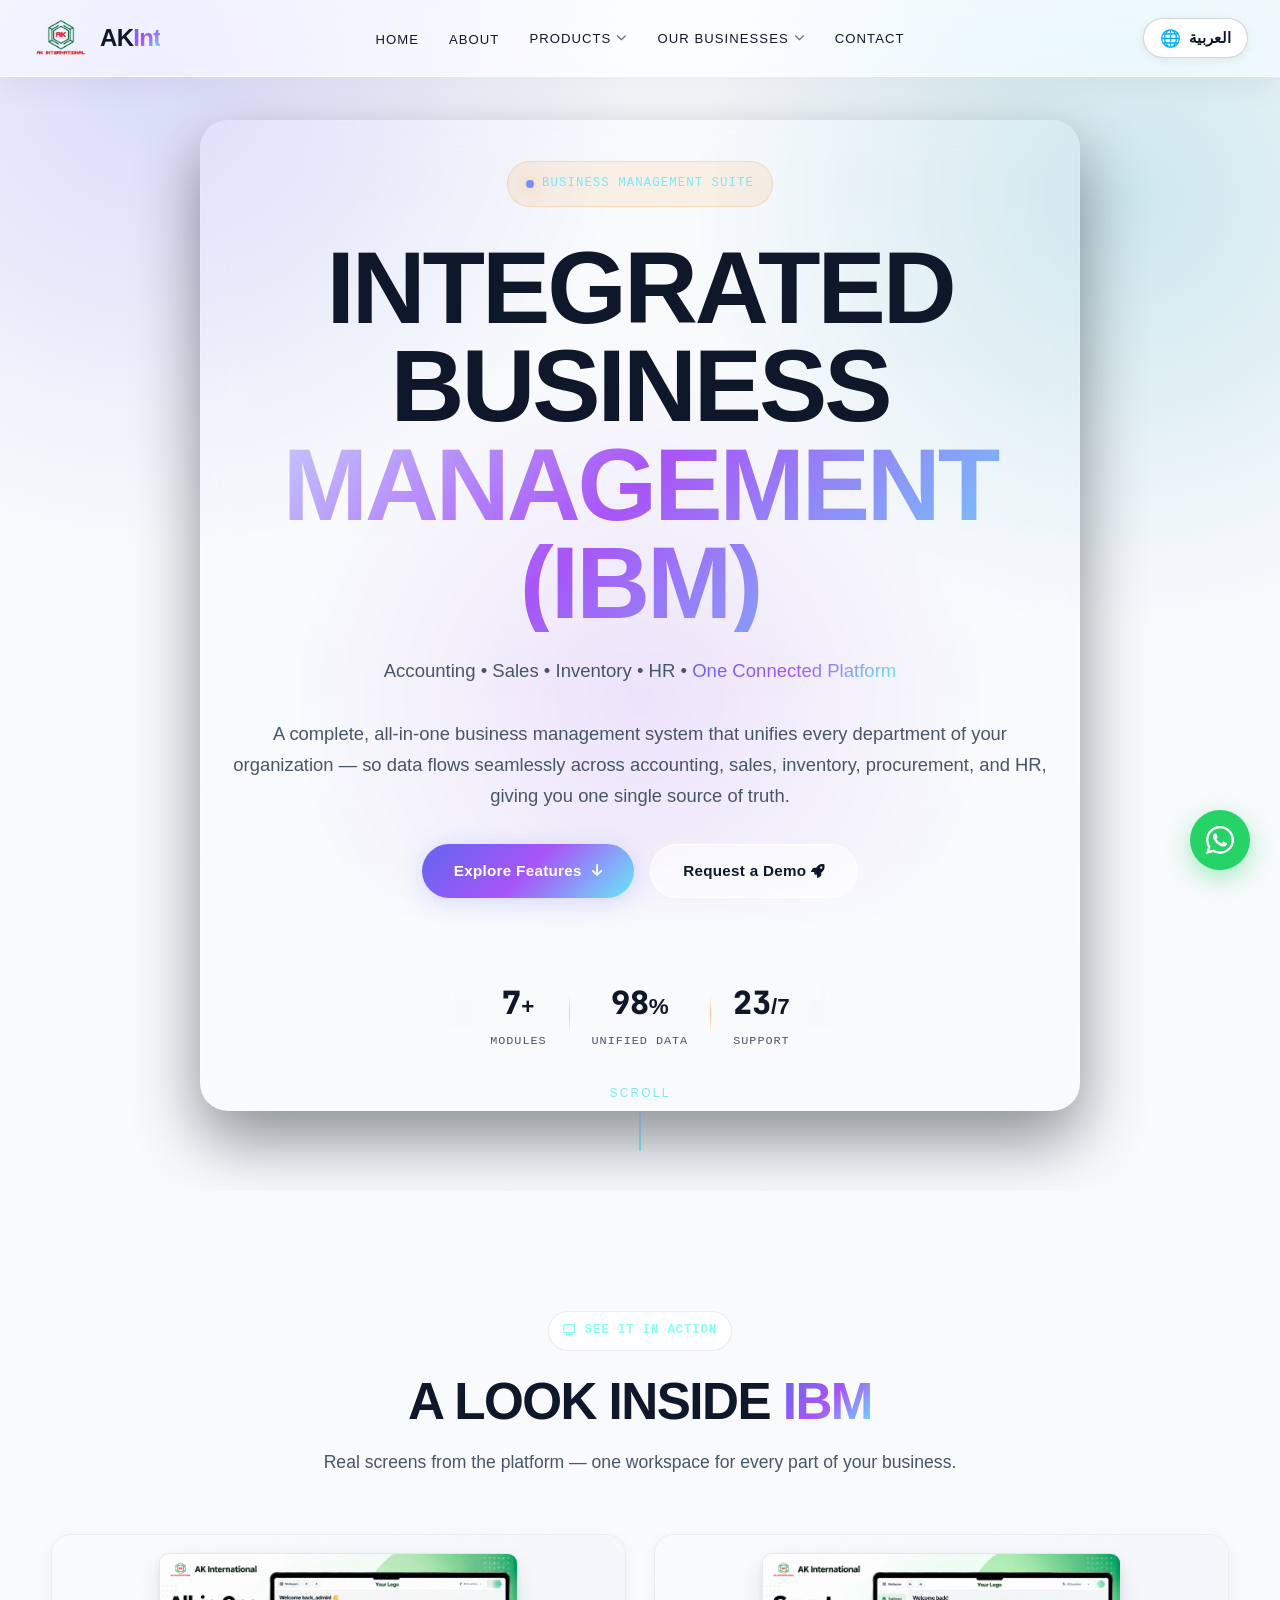
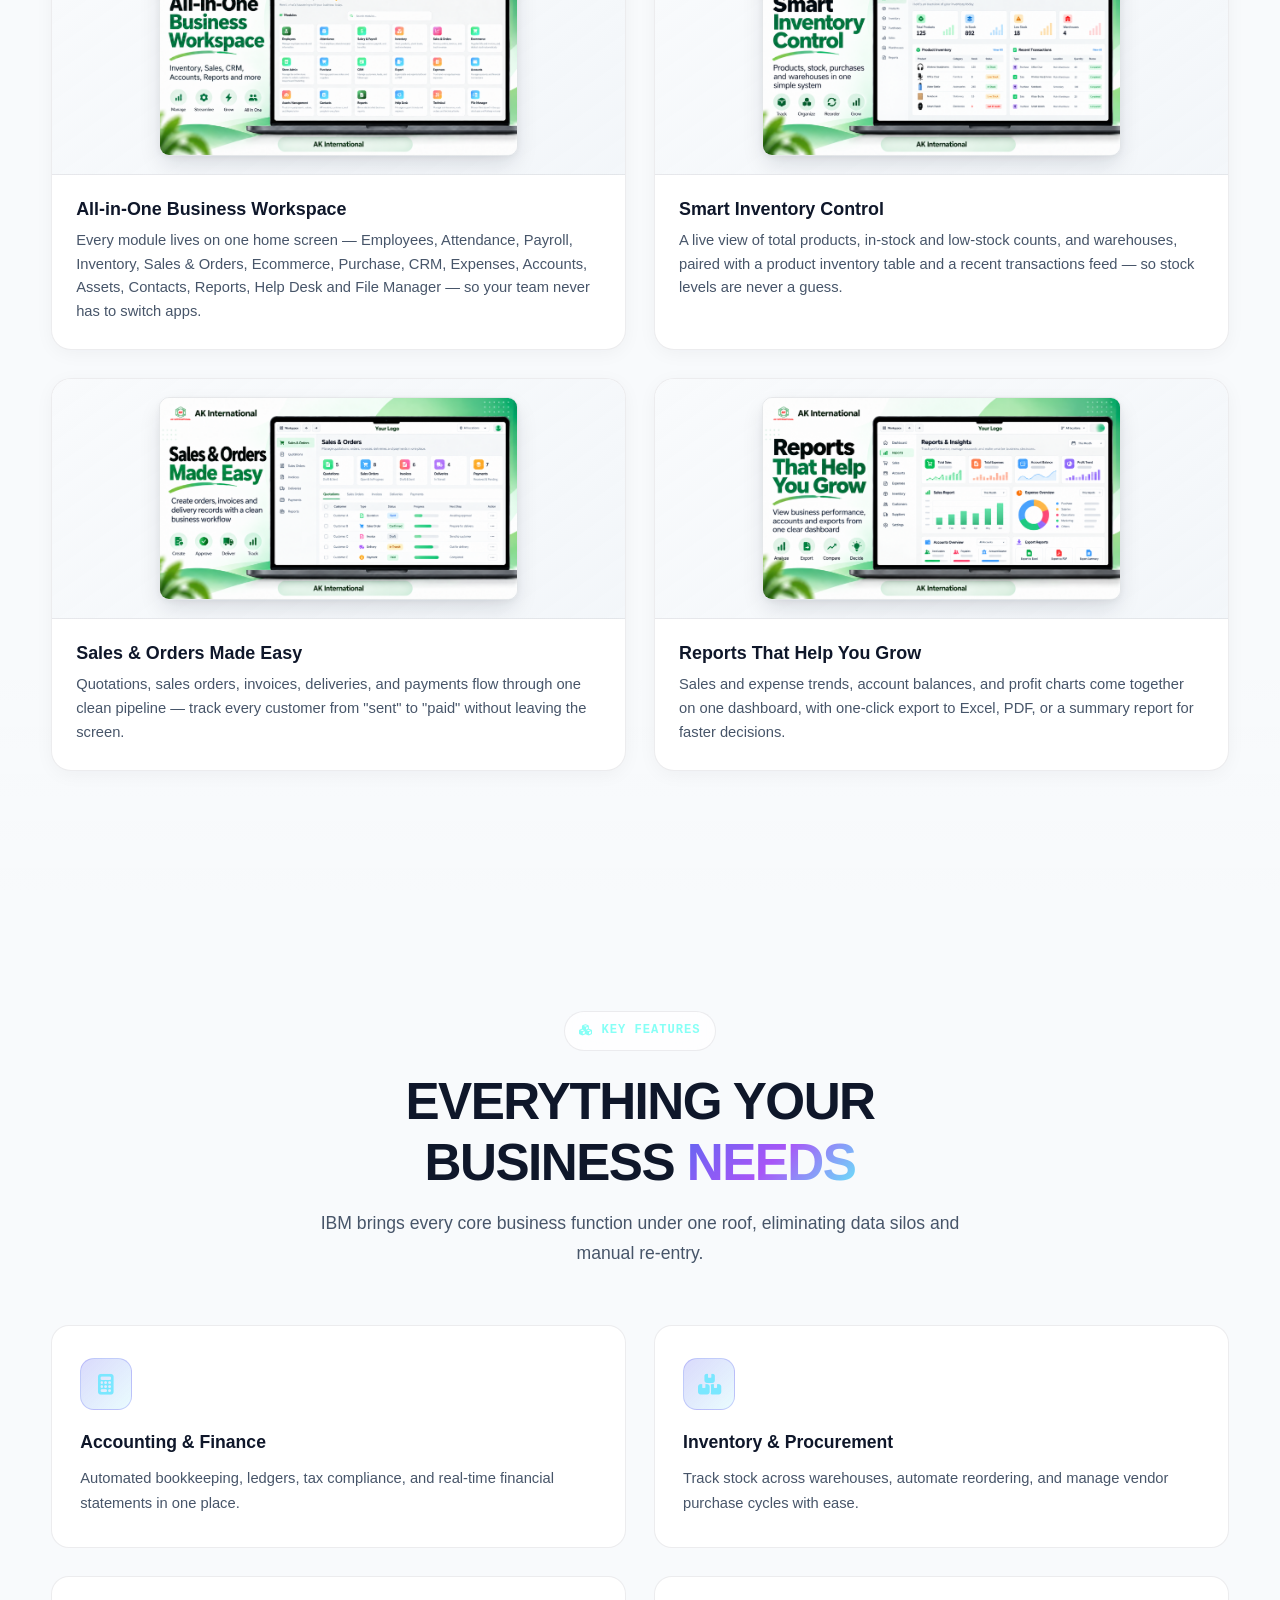
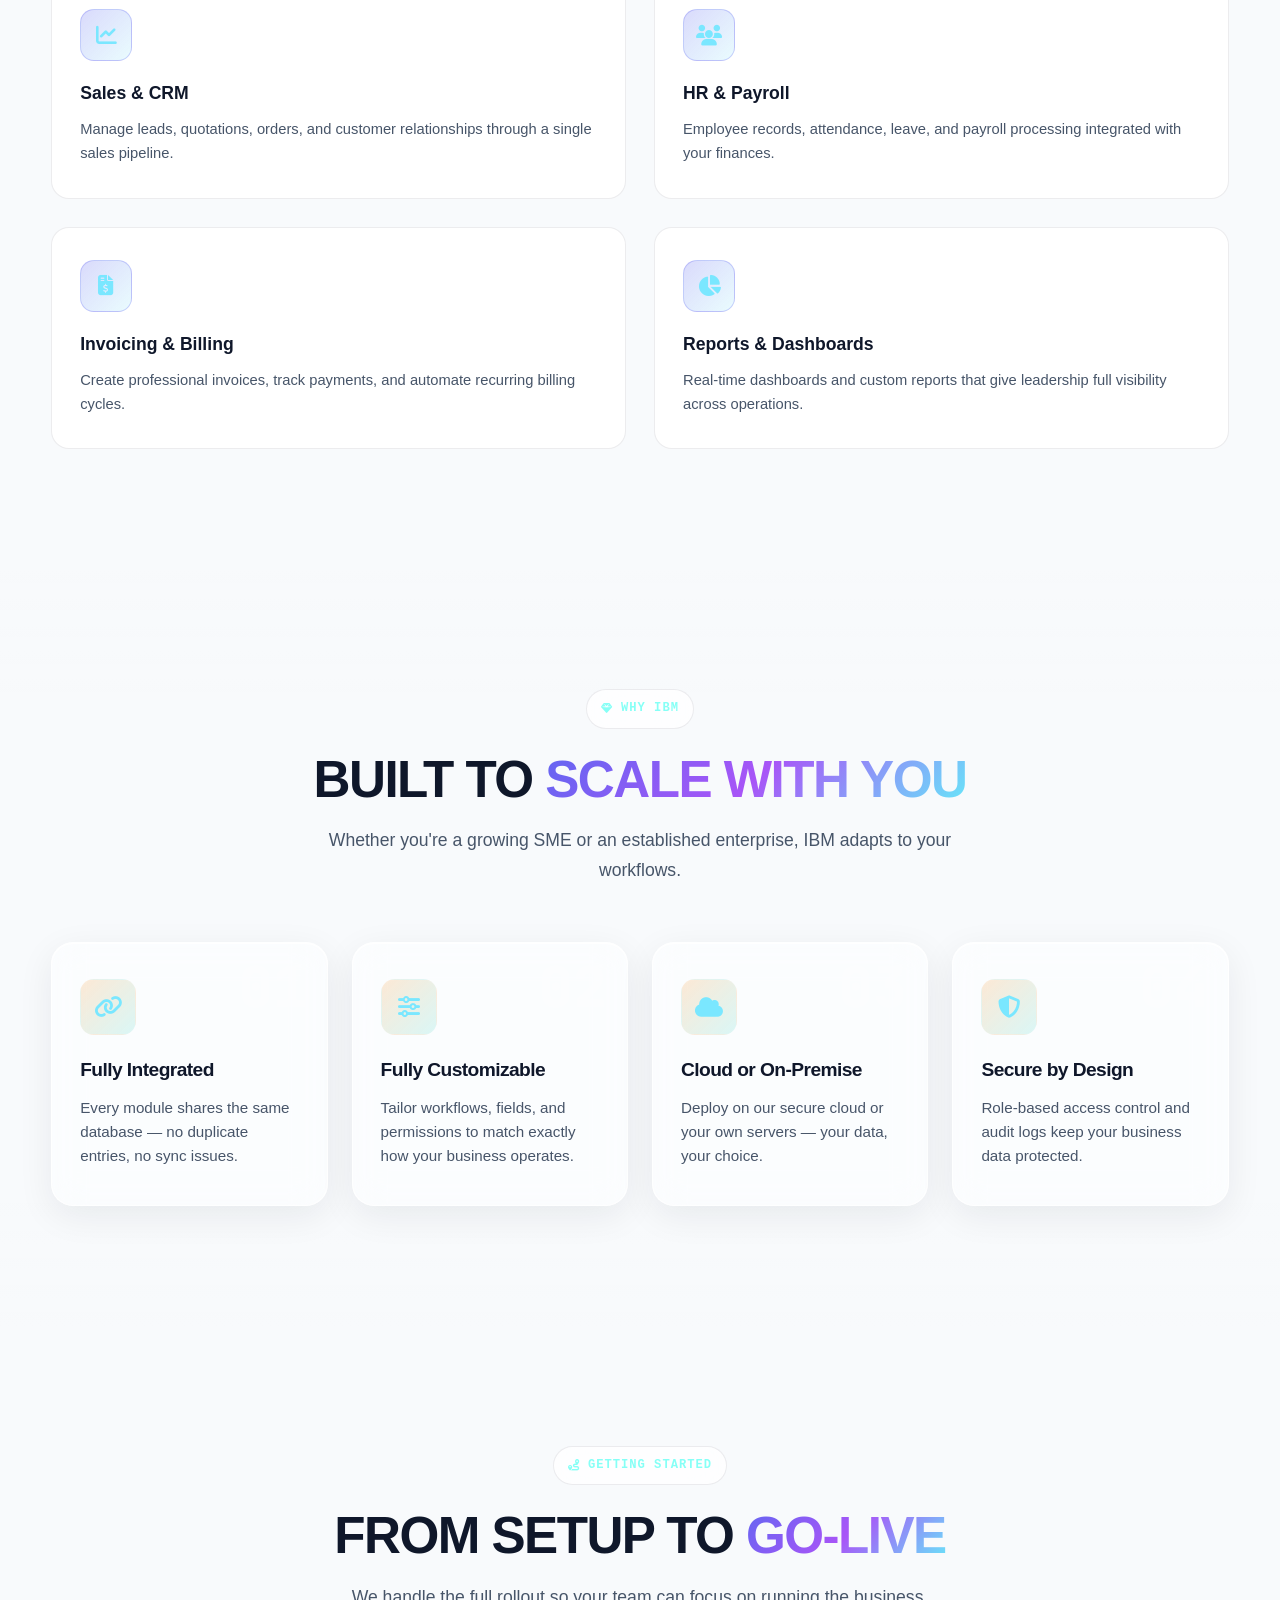
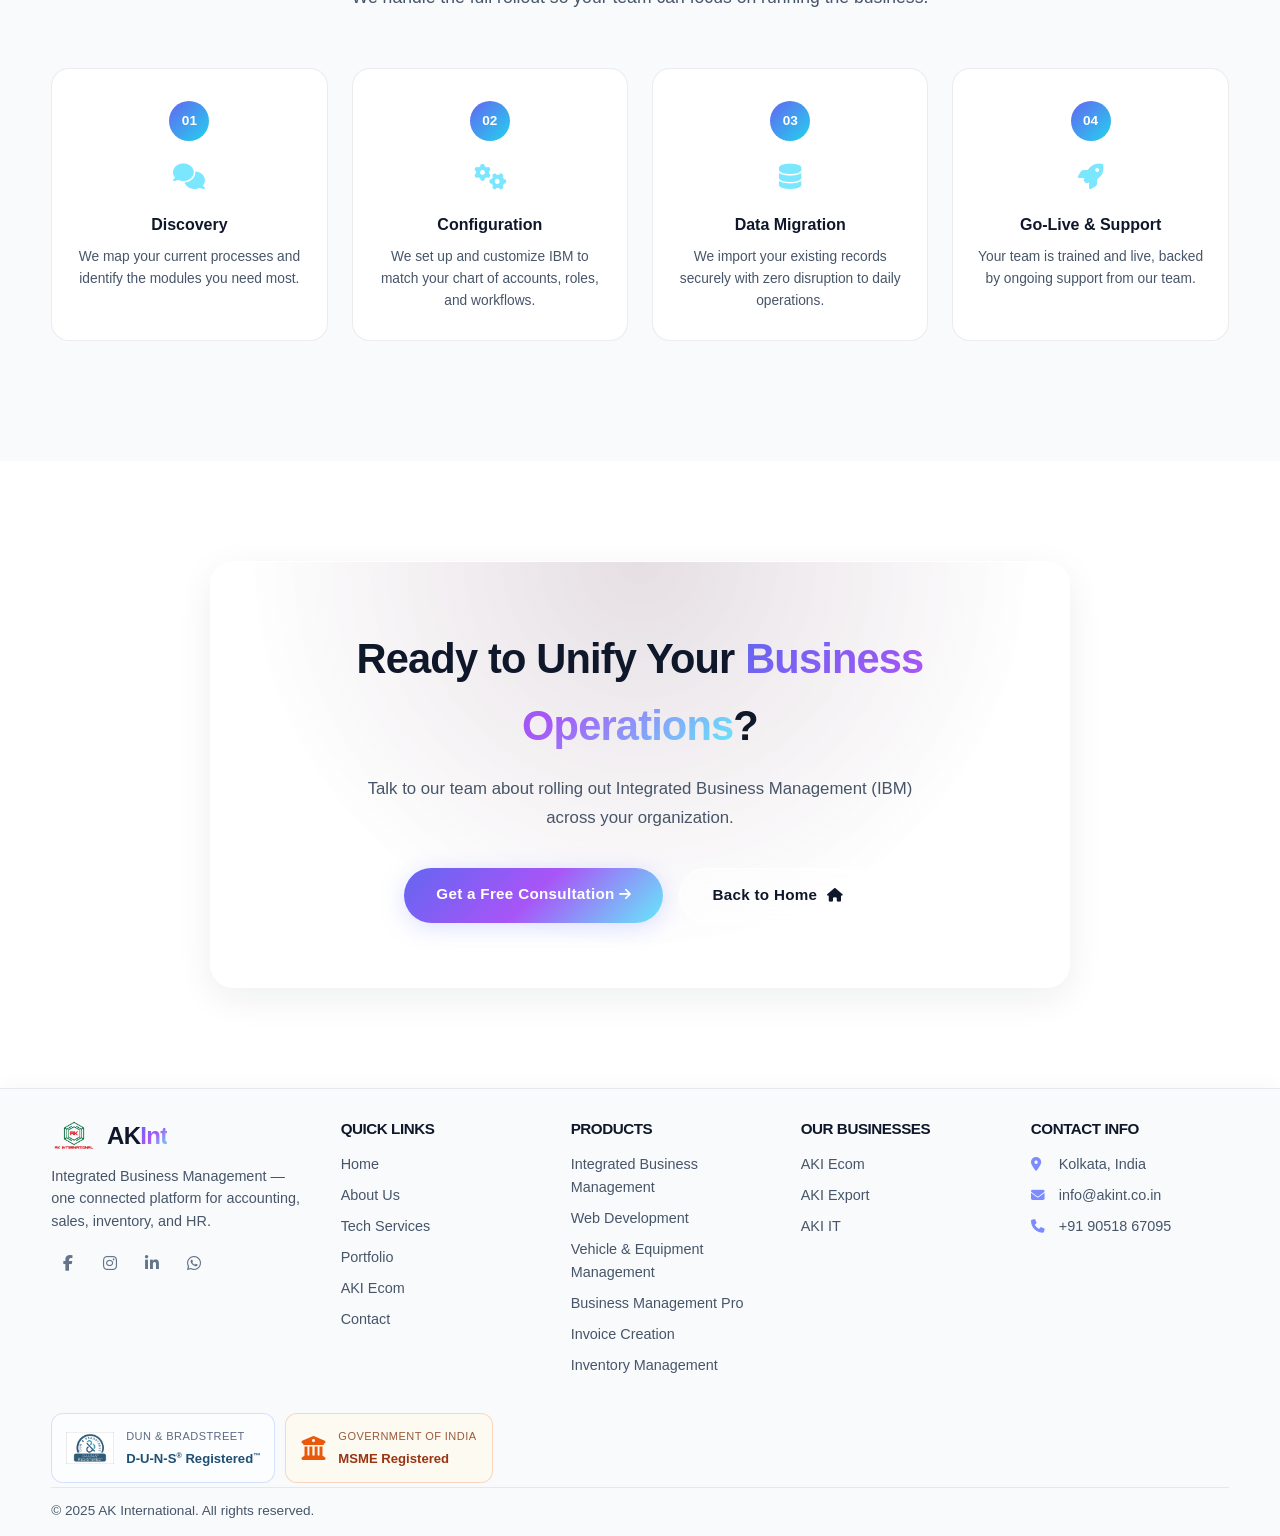
<file: ibm.html>
<!DOCTYPE html>
<html lang="en">

<head>
    <meta charset="UTF-8">
    <meta name="viewport" content="width=device-width, initial-scale=1.0">
    <title>Integrated Business Management (IBM) - AK International</title>
    <meta name="description" content="Integrated Business Management (IBM) by AK International — a unified platform bringing accounting, inventory, sales, HR and reporting into one connected system.">
    <link rel="shortcut icon" type="image/png" href="logo.png?v=20251110">
    <link rel="icon" type="image/png" sizes="32x32" href="logo.png?v=20251110">
    <link rel="icon" type="image/png" sizes="16x16" href="logo.png?v=20251110">
    <link rel="apple-touch-icon" href="logo.png?v=20251110">
    <link rel="preconnect" href="https://fonts.googleapis.com">
    <link rel="preconnect" href="https://fonts.gstatic.com" crossorigin>
    <link href="https://fonts.googleapis.com/css2?family=Inter:wght@300;400;500;600;700;800;900&family=JetBrains+Mono:wght@400;700&display=swap" rel="stylesheet">
    <link rel="stylesheet" href="https://cdnjs.cloudflare.com/ajax/libs/font-awesome/6.5.1/css/all.min.css">
    <link rel="stylesheet" href="styles.css">
    <link rel="stylesheet" href="products.css">
    <!-- Google tag (gtag.js) -->
    <script async src="https://www.googletagmanager.com/gtag/js?id=G-WEW70GGLH3"></script>
    <script>
        window.dataLayer = window.dataLayer || [];
        function gtag(){dataLayer.push(arguments);}
        gtag('js', new Date());
        gtag('config', 'G-WEW70GGLH3');
    </script>
</head>

<body class="page-with-home-bg">
    <div class="site-bg-media" aria-hidden="true">
        <video
            id="siteBgVideo"
            class="site-bg-media__video"
            src="https://d8j0ntlcm91z4.cloudfront.net/user_38xzZboKViGWJOttwIXH07lWA1P/hf_20260328_065045_c44942da-53c6-4804-b734-f9e07fc22e08.mp4"
            muted
            playsinline
            autoplay
        ></video>
    </div>

    <!-- Particle Canvas -->
    <canvas id="particleCanvas"></canvas>

    <!-- Custom Cursor -->
    <div class="cursor-dot" id="cursorDot"></div>
    <div class="cursor-ring" id="cursorRing"></div>

    <!-- Navigation -->
    <nav class="navbar" id="navbar">
        <div class="container">
            <a href="index.html" class="logo">
                <img src="company-logo.png" alt="AK International Logo" class="logo-img">
                <span class="logo-text">AK<span class="logo-accent">Int</span></span>
            </a>
            <ul class="nav-menu" id="navMenu">
                <li><a href="index.html" class="nav-link" data-text="Home">Home</a></li>
                <li><a href="index.html#about" class="nav-link" data-text="About">About</a></li>
                <li class="nav-item--dropdown">
                    <a href="#" class="nav-link" data-text="Products" aria-haspopup="true" aria-expanded="false">Products <i class="fas fa-chevron-down nav-dropdown-arrow"></i></a>
                    <ul class="nav-dropdown">
                        <li><a href="ibm.html" class="nav-dropdown__link active"><i class="fas fa-building"></i>Integrated Business Management (IBM)</a></li>
                        <li class="nav-dropdown__divider"></li>
                        <li><a href="web-development.html" class="nav-dropdown__link"><i class="fas fa-code"></i>Web Development</a></li>
                        <li class="nav-dropdown__divider"></li>
                        <li><a href="vehicle-equipment-management.html" class="nav-dropdown__link"><i class="fas fa-truck"></i>Advance Vehicle &amp; Heavy Equipment Management</a></li>
                        <li class="nav-dropdown__divider"></li>
                        <li><a href="business-management-light.html" class="nav-dropdown__link"><i class="fas fa-briefcase"></i>Business Management Pro</a></li>
                        <li class="nav-dropdown__divider"></li>
                        <li><a href="invoice-creation.html" class="nav-dropdown__link"><i class="fas fa-file-invoice"></i>Invoice Creation</a></li>
                        <li class="nav-dropdown__divider"></li>
                        <li><a href="inventory-management.html" class="nav-dropdown__link"><i class="fas fa-boxes-stacked"></i>Inventory Management</a></li>
                        <li class="nav-dropdown__divider"></li>
                        <li><a href="https://akint.co.in/odoo.html" class="nav-dropdown__link"><i class="fas fa-cubes"></i>Odoo Solutions</a></li>
                        <li class="nav-dropdown__divider"></li>
                        <li><span class="nav-dropdown__link" aria-disabled="true"><i class="fas fa-globe"></i>Global Import Export Management</span></li>
                    </ul>
                </li>
                <li class="nav-item--dropdown">
                    <a href="#" class="nav-link" data-text="Our Businesses" aria-haspopup="true" aria-expanded="false">Our Businesses <i class="fas fa-chevron-down nav-dropdown-arrow"></i></a>
                    <ul class="nav-dropdown">
                        <li><a href="https://store.akint.co.in/" class="nav-dropdown__link" target="_blank" rel="noopener"><i class="fas fa-cart-shopping"></i>AKI Ecom</a></li>
                        <li class="nav-dropdown__divider"></li>
                        <li><a href="https://export.akint.co.in/" target="_blank" rel="noopener" class="nav-dropdown__link"><i class="fas fa-ship"></i>AKI Export</a></li>
                        <li class="nav-dropdown__divider"></li>
                        <li><a href="https://tech.akint.co.in/" target="_blank" rel="noopener" class="nav-dropdown__link"><i class="fas fa-laptop-code"></i>AKI IT</a></li>
                    </ul>
                </li>
                <li><a href="index.html#contact" class="nav-link" data-text="Contact">Contact</a></li>
            </ul>
            <div class="hamburger" id="hamburger">
                <span></span>
                <span></span>
                <span></span>
            </div>
        </div>
    </nav>

    <!-- Hero Section -->
    <section class="product-hero" id="hero">
        <div class="hero-grid-bg"></div>
        <div class="hero-glow hero-glow--1"></div>
        <div class="hero-glow hero-glow--2"></div>
        <div class="hero-glow hero-glow--3"></div>
        <div class="product-hero__content">
            <div class="hero-badge reveal">
                <span class="hero-badge__dot"></span>
                Business Management Suite
            </div>
            <h1 class="hero-title reveal">
                <span class="hero-line">Integrated Business</span>
                <span class="hero-line hero-line--gradient">Management (IBM)</span>
            </h1>
            <p class="hero-subtitle reveal">
                Accounting &bull; Sales &bull; Inventory &bull; HR &bull; <span class="text-gradient">One Connected Platform</span>
            </p>
            <p class="product-hero__desc reveal">
                A complete, all-in-one business management system that unifies every department of your organization — so data flows seamlessly across accounting, sales, inventory, procurement, and HR, giving you one single source of truth.
            </p>
            <div class="hero-buttons reveal">
                <a href="#features" class="btn btn--primary magnetic-btn">
                    <span>Explore Features</span>
                    <i class="fas fa-arrow-down"></i>
                </a>
                <a href="index.html#contact" class="btn btn--outline magnetic-btn">
                    <span>Request a Demo</span>
                    <i class="fas fa-rocket"></i>
                </a>
            </div>
            <div class="hero-stats reveal">
                <div class="hero-stat">
                    <span class="hero-stat__number" data-count="8">0</span><span class="hero-stat__plus">+</span>
                    <span class="hero-stat__label">Modules</span>
                </div>
                <div class="hero-stat__divider"></div>
                <div class="hero-stat">
                    <span class="hero-stat__number" data-count="100">0</span><span class="hero-stat__plus">%</span>
                    <span class="hero-stat__label">Unified Data</span>
                </div>
                <div class="hero-stat__divider"></div>
                <div class="hero-stat">
                    <span class="hero-stat__number" data-count="24">0</span><span class="hero-stat__plus">/7</span>
                    <span class="hero-stat__label">Support</span>
                </div>
            </div>
        </div>
        <div class="hero-scroll">
            <span>Scroll</span>
            <div class="hero-scroll__line"></div>
        </div>
    </section>

    <!-- Product Showcase Section -->
    <section class="section" id="showcase">
        <div class="container">
            <div class="section-header reveal">
                <span class="section-tag"><i class="fas fa-display"></i> See It In Action</span>
                <h2 class="section-title">A Look Inside <span class="text-gradient">IBM</span></h2>
                <p class="section-desc">Real screens from the platform — one workspace for every part of your business.</p>
            </div>
            <div class="product-showcase-grid">
                <div class="product-showcase-card reveal" data-tilt>
                    <div class="product-showcase-card__img">
                        <img src="assets/IBM/ibm-dashboard-workspace.png" alt="IBM all-in-one business workspace dashboard with modules for employees, inventory, sales, CRM and more" loading="lazy">
                    </div>
                    <div class="product-showcase-card__body">
                        <h3>All-in-One Business Workspace</h3>
                        <p>Every module lives on one home screen — Employees, Attendance, Payroll, Inventory, Sales &amp; Orders, Ecommerce, Purchase, CRM, Expenses, Accounts, Assets, Contacts, Reports, Help Desk and File Manager — so your team never has to switch apps.</p>
                    </div>
                </div>
                <div class="product-showcase-card reveal" data-tilt>
                    <div class="product-showcase-card__img">
                        <img src="assets/IBM/ibm-inventory-control.png" alt="IBM inventory dashboard showing total products, in-stock, low-stock counts and recent transactions" loading="lazy">
                    </div>
                    <div class="product-showcase-card__body">
                        <h3>Smart Inventory Control</h3>
                        <p>A live view of total products, in-stock and low-stock counts, and warehouses, paired with a product inventory table and a recent transactions feed — so stock levels are never a guess.</p>
                    </div>
                </div>
                <div class="product-showcase-card reveal" data-tilt>
                    <div class="product-showcase-card__img">
                        <img src="assets/IBM/ibm-sales-orders.png" alt="IBM sales and orders screen showing quotations, sales orders, invoices, deliveries and payments" loading="lazy">
                    </div>
                    <div class="product-showcase-card__body">
                        <h3>Sales &amp; Orders Made Easy</h3>
                        <p>Quotations, sales orders, invoices, deliveries, and payments flow through one clean pipeline — track every customer from "sent" to "paid" without leaving the screen.</p>
                    </div>
                </div>
                <div class="product-showcase-card reveal" data-tilt>
                    <div class="product-showcase-card__img">
                        <img src="assets/IBM/ibm-reports-insights.png" alt="IBM reports and insights dashboard with sales charts, expense breakdown and export options" loading="lazy">
                    </div>
                    <div class="product-showcase-card__body">
                        <h3>Reports That Help You Grow</h3>
                        <p>Sales and expense trends, account balances, and profit charts come together on one dashboard, with one-click export to Excel, PDF, or a summary report for faster decisions.</p>
                    </div>
                </div>
            </div>
        </div>
    </section>

    <!-- Key Features Section -->
    <section class="section section--dark" id="features">
        <div class="container">
            <div class="section-header reveal">
                <span class="section-tag"><i class="fas fa-cubes"></i> Key Features</span>
                <h2 class="section-title">Everything Your Business <span class="text-gradient">Needs</span></h2>
                <p class="section-desc">IBM brings every core business function under one roof, eliminating data silos and manual re-entry.</p>
            </div>
            <div class="product-details-grid">
                <div class="product-detail-card reveal" data-tilt>
                    <div class="product-detail-card__icon"><i class="fas fa-calculator"></i></div>
                    <h3>Accounting &amp; Finance</h3>
                    <p>Automated bookkeeping, ledgers, tax compliance, and real-time financial statements in one place.</p>
                </div>
                <div class="product-detail-card reveal" data-tilt>
                    <div class="product-detail-card__icon"><i class="fas fa-boxes-stacked"></i></div>
                    <h3>Inventory &amp; Procurement</h3>
                    <p>Track stock across warehouses, automate reordering, and manage vendor purchase cycles with ease.</p>
                </div>
                <div class="product-detail-card reveal" data-tilt>
                    <div class="product-detail-card__icon"><i class="fas fa-chart-line"></i></div>
                    <h3>Sales &amp; CRM</h3>
                    <p>Manage leads, quotations, orders, and customer relationships through a single sales pipeline.</p>
                </div>
                <div class="product-detail-card reveal" data-tilt>
                    <div class="product-detail-card__icon"><i class="fas fa-users"></i></div>
                    <h3>HR &amp; Payroll</h3>
                    <p>Employee records, attendance, leave, and payroll processing integrated with your finances.</p>
                </div>
                <div class="product-detail-card reveal" data-tilt>
                    <div class="product-detail-card__icon"><i class="fas fa-file-invoice-dollar"></i></div>
                    <h3>Invoicing &amp; Billing</h3>
                    <p>Create professional invoices, track payments, and automate recurring billing cycles.</p>
                </div>
                <div class="product-detail-card reveal" data-tilt>
                    <div class="product-detail-card__icon"><i class="fas fa-chart-pie"></i></div>
                    <h3>Reports &amp; Dashboards</h3>
                    <p>Real-time dashboards and custom reports that give leadership full visibility across operations.</p>
                </div>
            </div>
        </div>
    </section>

    <!-- Why Choose Section -->
    <section class="section" id="why">
        <div class="container">
            <div class="section-header reveal">
                <span class="section-tag"><i class="fas fa-gem"></i> Why IBM</span>
                <h2 class="section-title">Built to <span class="text-gradient">Scale With You</span></h2>
                <p class="section-desc">Whether you're a growing SME or an established enterprise, IBM adapts to your workflows.</p>
            </div>
            <div class="features-grid">
                <div class="feature-card reveal" data-tilt>
                    <div class="feature-card__glow"></div>
                    <div class="feature-card__icon">
                        <i class="fas fa-link"></i>
                    </div>
                    <h3>Fully Integrated</h3>
                    <p>Every module shares the same database — no duplicate entries, no sync issues.</p>
                    <div class="feature-card__number">01</div>
                </div>
                <div class="feature-card reveal" data-tilt>
                    <div class="feature-card__glow"></div>
                    <div class="feature-card__icon">
                        <i class="fas fa-sliders"></i>
                    </div>
                    <h3>Fully Customizable</h3>
                    <p>Tailor workflows, fields, and permissions to match exactly how your business operates.</p>
                    <div class="feature-card__number">02</div>
                </div>
                <div class="feature-card reveal" data-tilt>
                    <div class="feature-card__glow"></div>
                    <div class="feature-card__icon">
                        <i class="fas fa-cloud"></i>
                    </div>
                    <h3>Cloud or On-Premise</h3>
                    <p>Deploy on our secure cloud or your own servers — your data, your choice.</p>
                    <div class="feature-card__number">03</div>
                </div>
                <div class="feature-card reveal" data-tilt>
                    <div class="feature-card__glow"></div>
                    <div class="feature-card__icon">
                        <i class="fas fa-shield-halved"></i>
                    </div>
                    <h3>Secure by Design</h3>
                    <p>Role-based access control and audit logs keep your business data protected.</p>
                    <div class="feature-card__number">04</div>
                </div>
            </div>
        </div>
    </section>

    <!-- Process Section -->
    <section class="section section--dark">
        <div class="container">
            <div class="section-header reveal">
                <span class="section-tag"><i class="fas fa-route"></i> Getting Started</span>
                <h2 class="section-title">From Setup to <span class="text-gradient">Go-Live</span></h2>
                <p class="section-desc">We handle the full rollout so your team can focus on running the business.</p>
            </div>
            <div class="product-process-grid">
                <div class="product-process-step reveal">
                    <div class="product-process-step__num">01</div>
                    <div class="product-process-step__icon"><i class="fas fa-comments"></i></div>
                    <h3>Discovery</h3>
                    <p>We map your current processes and identify the modules you need most.</p>
                </div>
                <div class="product-process-step reveal">
                    <div class="product-process-step__num">02</div>
                    <div class="product-process-step__icon"><i class="fas fa-gears"></i></div>
                    <h3>Configuration</h3>
                    <p>We set up and customize IBM to match your chart of accounts, roles, and workflows.</p>
                </div>
                <div class="product-process-step reveal">
                    <div class="product-process-step__num">03</div>
                    <div class="product-process-step__icon"><i class="fas fa-database"></i></div>
                    <h3>Data Migration</h3>
                    <p>We import your existing records securely with zero disruption to daily operations.</p>
                </div>
                <div class="product-process-step reveal">
                    <div class="product-process-step__num">04</div>
                    <div class="product-process-step__icon"><i class="fas fa-rocket"></i></div>
                    <h3>Go-Live &amp; Support</h3>
                    <p>Your team is trained and live, backed by ongoing support from our team.</p>
                </div>
            </div>
        </div>
    </section>

    <!-- CTA Section -->
    <section class="section-cta">
        <div class="container">
            <div class="cta-box reveal">
                <div class="cta-box__glow"></div>
                <h2>Ready to Unify Your <span class="text-gradient">Business Operations</span>?</h2>
                <p>Talk to our team about rolling out Integrated Business Management (IBM) across your organization.</p>
                <div class="cta-box__buttons">
                    <a href="index.html#contact" class="btn btn--primary magnetic-btn">
                        <span>Get a Free Consultation</span>
                        <i class="fas fa-arrow-right"></i>
                    </a>
                    <a href="index.html" class="btn btn--outline magnetic-btn">
                        <span>Back to Home</span>
                        <i class="fas fa-home"></i>
                    </a>
                </div>
            </div>
        </div>
    </section>

    <!-- Footer -->
    <footer class="footer">
        <div class="container">
            <div class="footer-grid">
                <div class="footer-col footer-col--brand">
                    <div class="footer-logo">
                        <img src="company-logo.png" alt="AK International Logo" class="logo-img">
                        <span class="logo-text">AK<span class="logo-accent">Int</span></span>
                    </div>
                    <p>Integrated Business Management — one connected platform for accounting, sales, inventory, and HR.</p>
                    <div class="social-links">
                        <a href="#" aria-label="Facebook"><i class="fab fa-facebook-f"></i></a>
                        <a href="https://www.instagram.com/ak_int_office/?hl=en" aria-label="Instagram" target="_blank" rel="noopener"><i class="fab fa-instagram"></i></a>
                        <a href="https://www.linkedin.com/in/ak-international-9188b13ab" aria-label="LinkedIn"><i class="fab fa-linkedin-in"></i></a>
                        <a href="#" aria-label="WhatsApp"><i class="fab fa-whatsapp"></i></a>
                    </div>
                </div>
                <div class="footer-col">
                    <h4>Quick Links</h4>
                    <ul>
                        <li><a href="index.html">Home</a></li>
                        <li><a href="index.html#about">About Us</a></li>
                        <li><a href="index.html#services">Tech Services</a></li>
                        <li><a href="index.html#portfolio">Portfolio</a></li>
                        <li><a href="https://store.akint.co.in/" target="_blank" rel="noopener">AKI Ecom</a></li>
                        <li><a href="index.html#contact">Contact</a></li>
                    </ul>
                </div>
                <div class="footer-col">
                    <h4>Products</h4>
                    <ul>
                        <li><a href="ibm.html">Integrated Business Management</a></li>
                        <li><a href="web-development.html">Web Development</a></li>
                        <li><a href="vehicle-equipment-management.html">Vehicle &amp; Equipment Management</a></li>
                        <li><a href="business-management-light.html">Business Management Pro</a></li>
                        <li><a href="invoice-creation.html">Invoice Creation</a></li>
                        <li><a href="inventory-management.html">Inventory Management</a></li>
                    </ul>
                </div>
                <div class="footer-col">
                    <h4>Our Businesses</h4>
                    <ul>
                        <li><a href="https://store.akint.co.in/" target="_blank" rel="noopener">AKI Ecom</a></li>
                        <li><a href="https://export.akint.co.in/" target="_blank" rel="noopener">AKI Export</a></li>
                        <li><a href="https://tech.akint.co.in/" target="_blank" rel="noopener">AKI IT</a></li>
                    </ul>
                </div>
                <div class="footer-col">
                    <h4>Contact Info</h4>
                    <ul class="footer-contact">
                        <li><i class="fas fa-location-dot"></i> Kolkata, India</li>
                        <li><i class="fas fa-envelope"></i> info@akint.co.in</li>
                        <li><i class="fas fa-phone"></i> <a href="tel:+919051867095" class="phone-link" dir="ltr">+91 90518 67095</a></li>
                    </ul>
                </div>
            </div>
            <div class="footer-bottom">
                <p>&copy; 2025 AK International. All rights reserved.</p>
            </div>
        </div>
    </footer>

    <script src="script.js"></script>
</body>

</html>
</file>
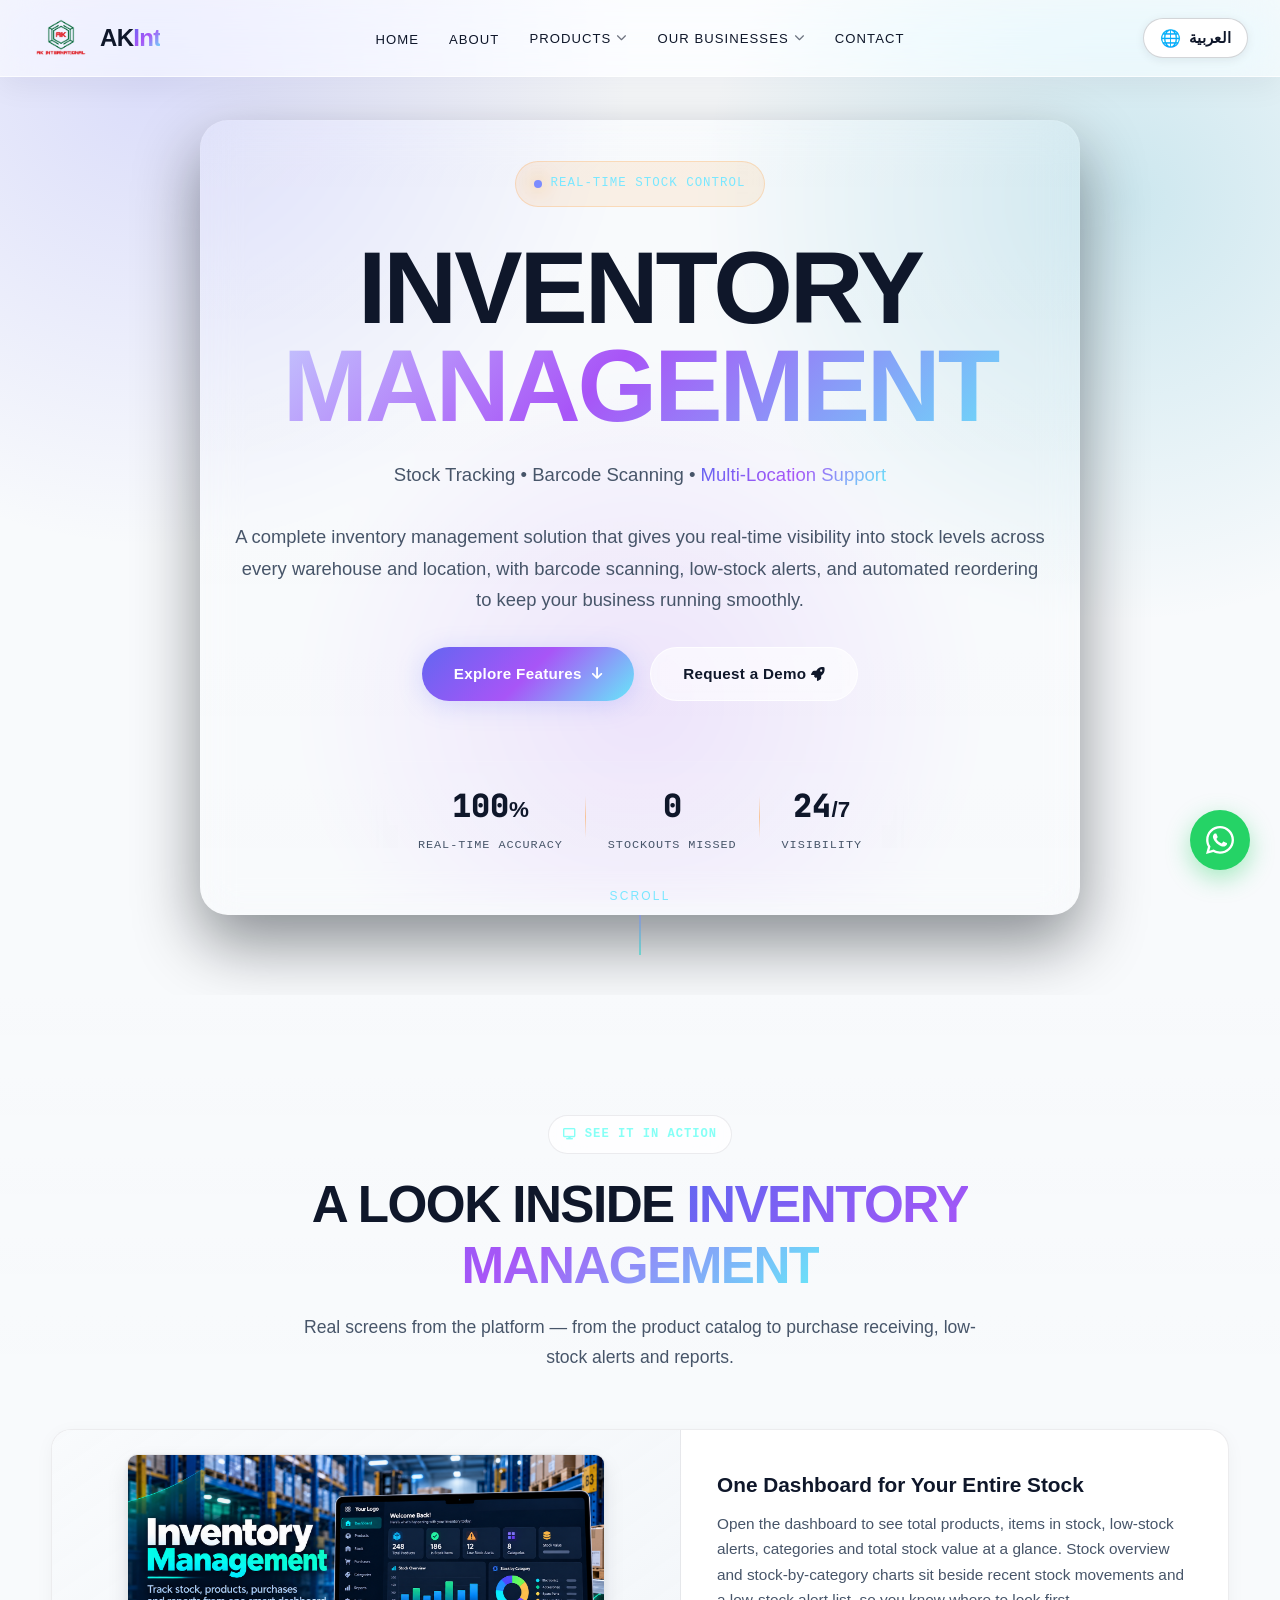
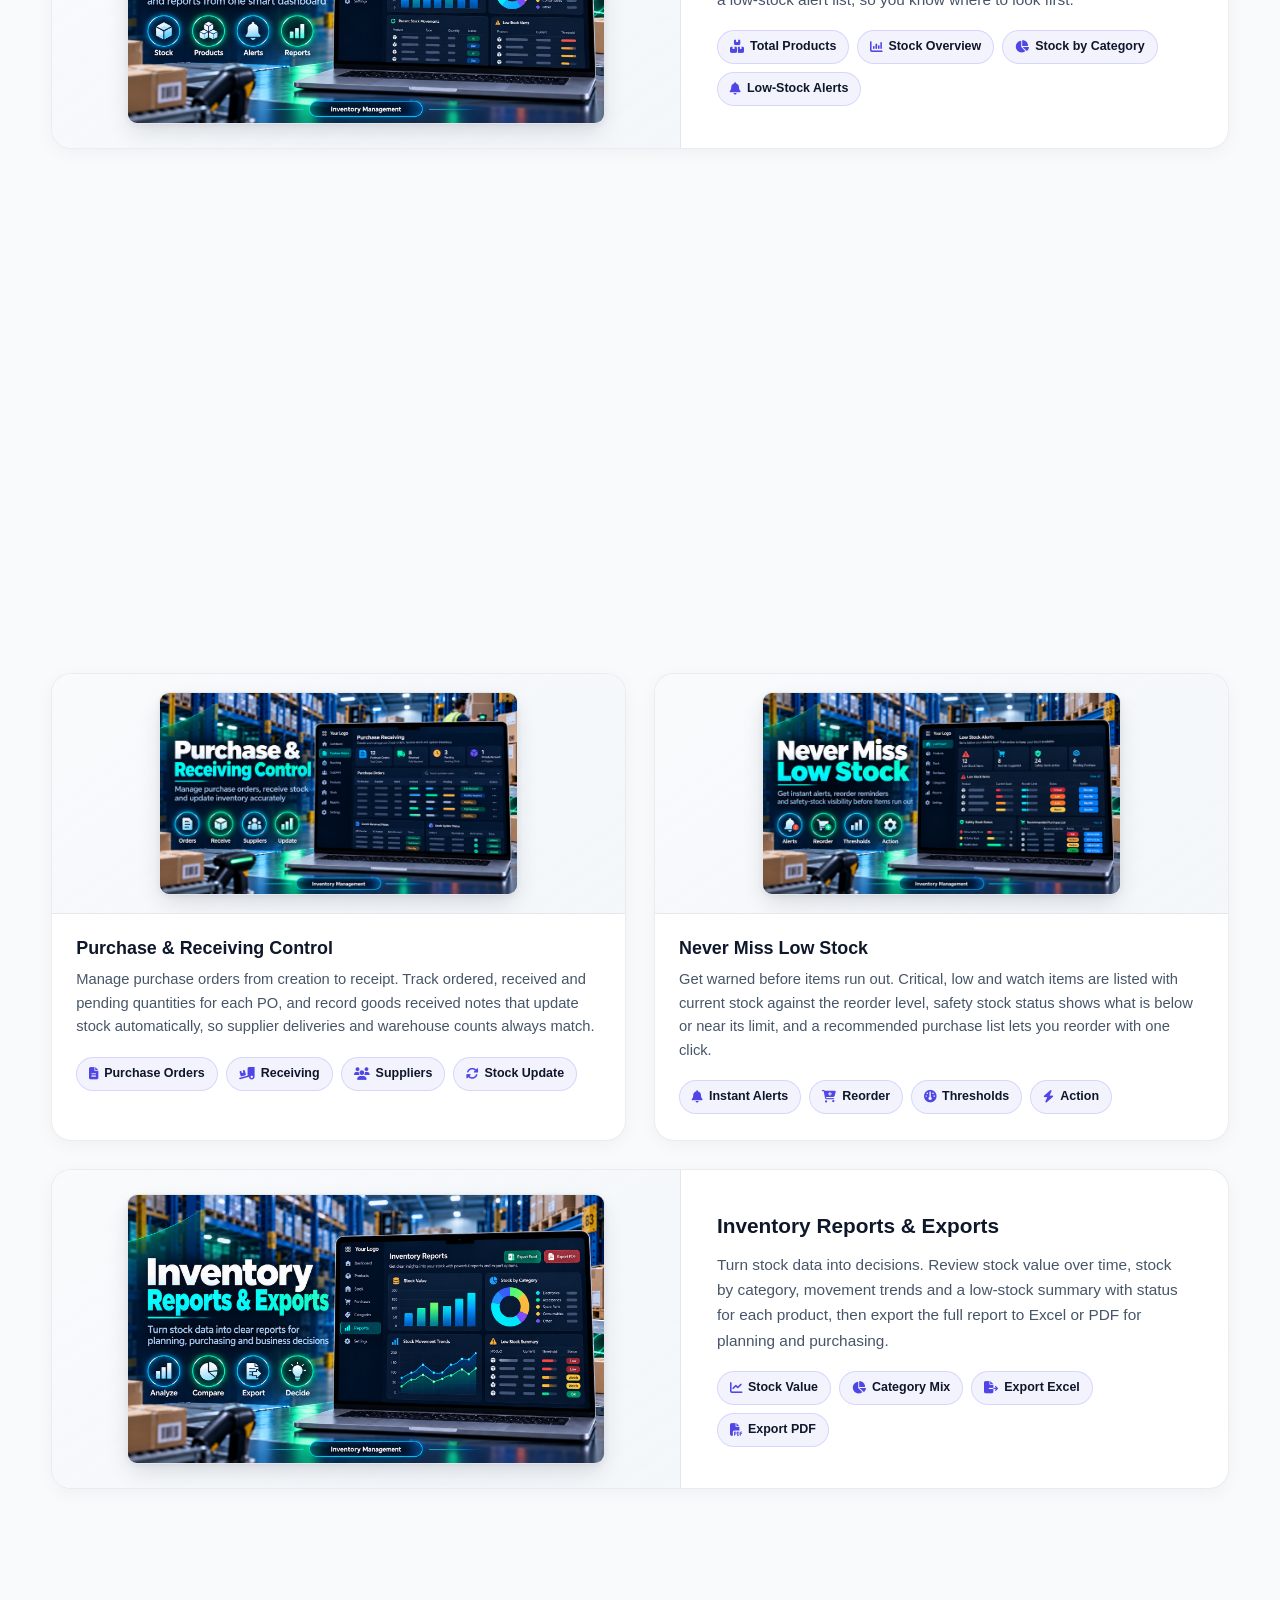
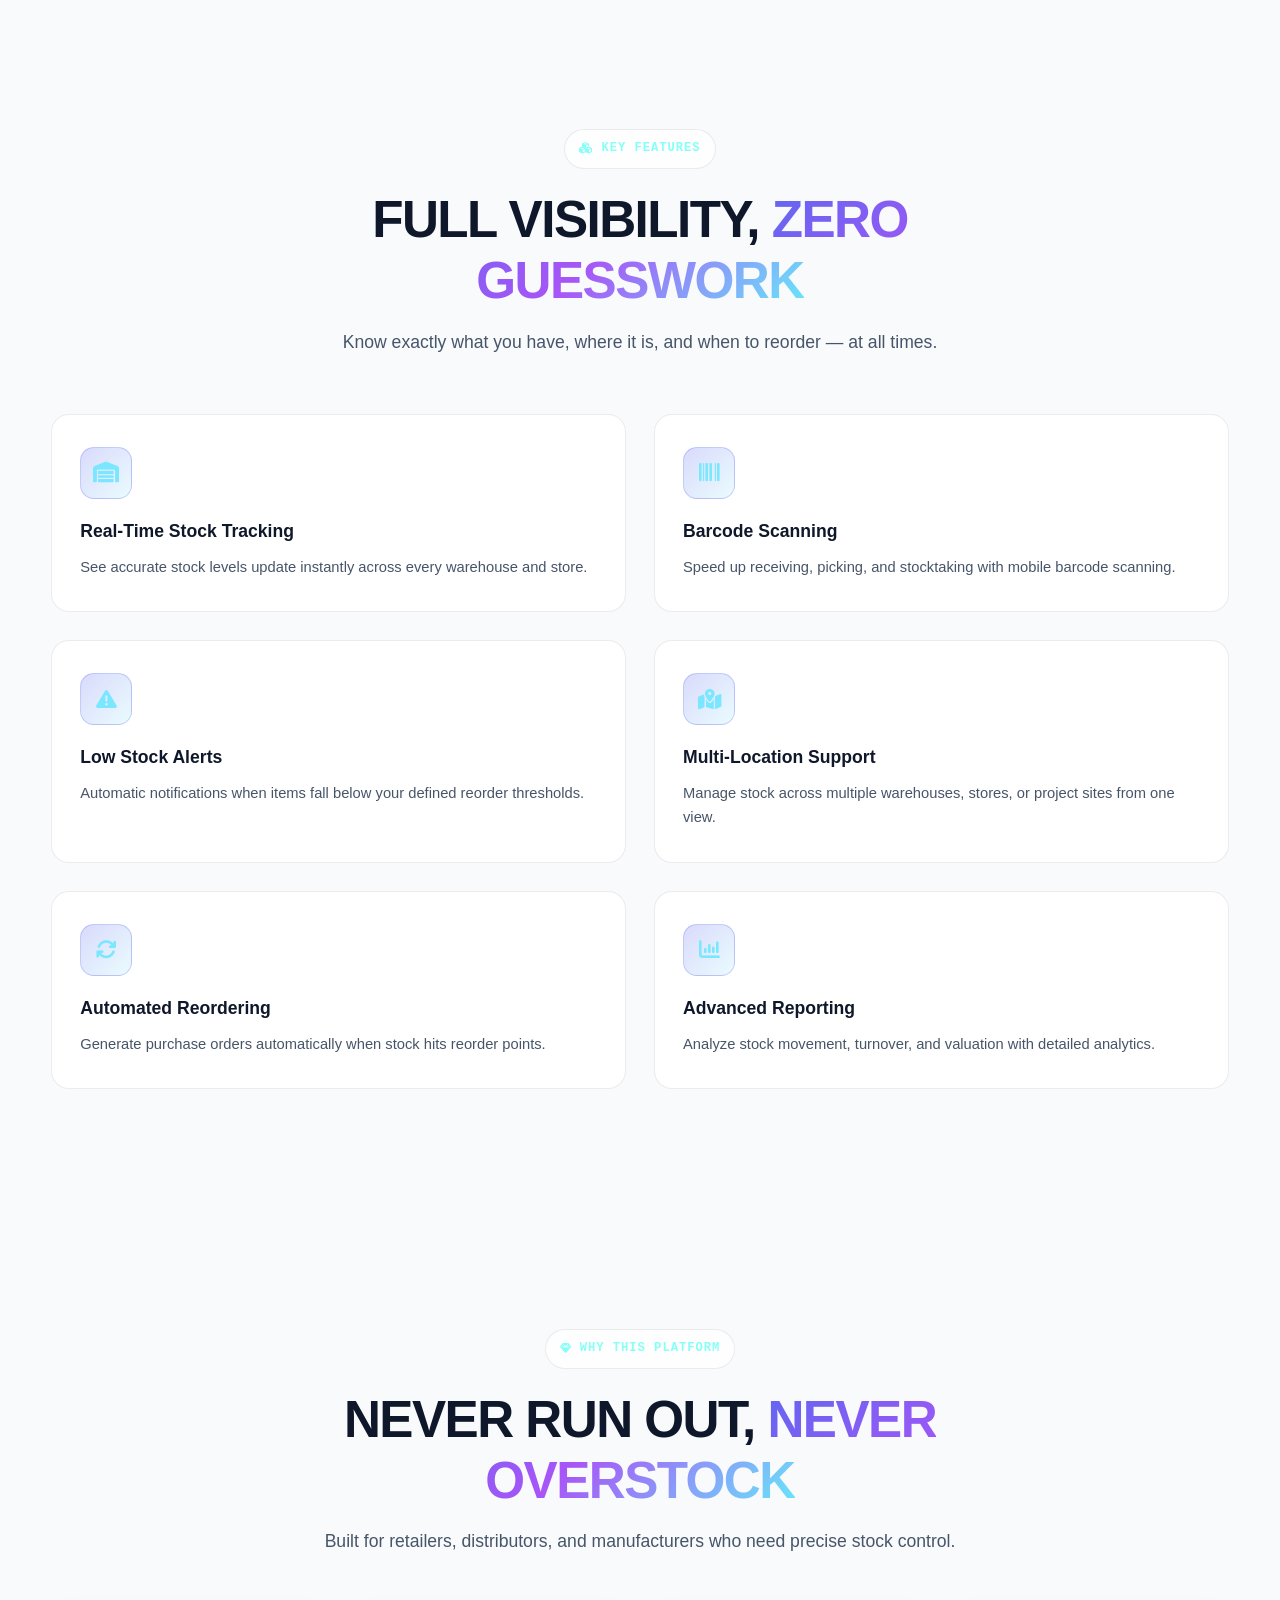
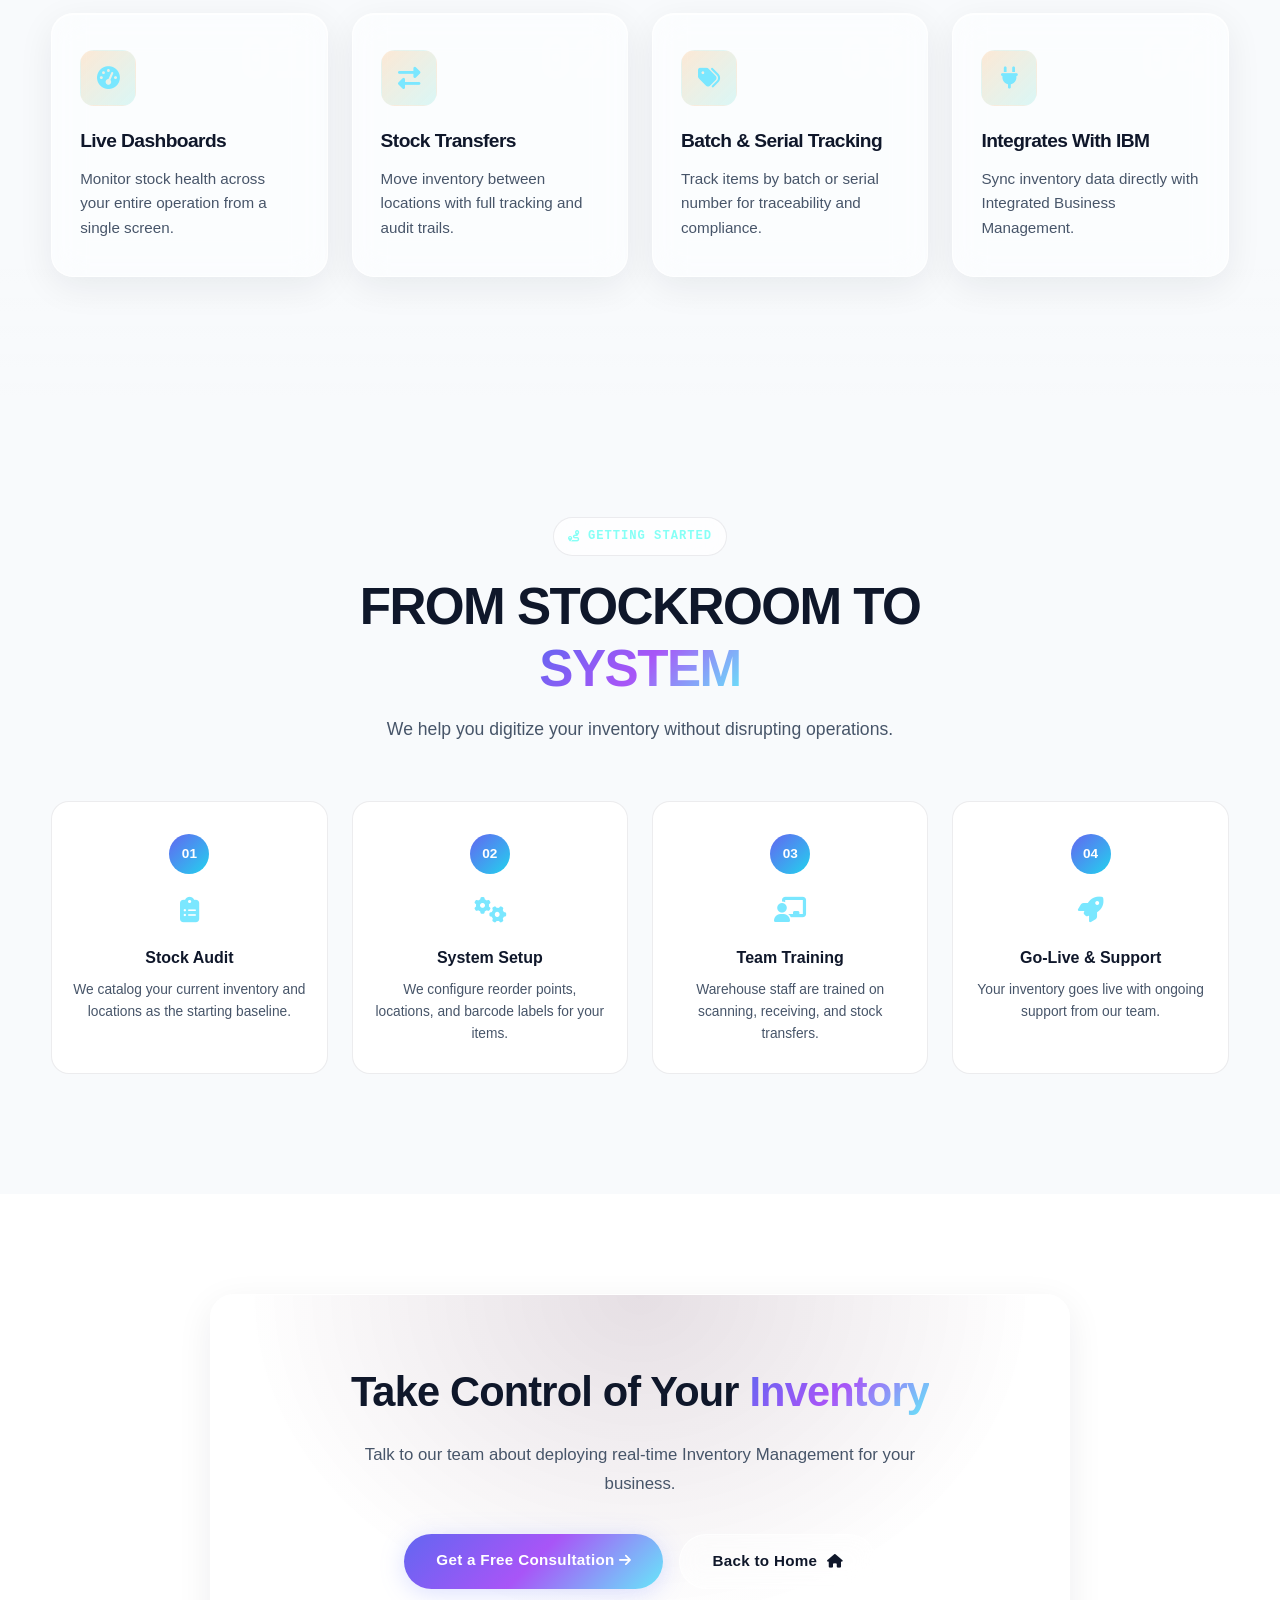
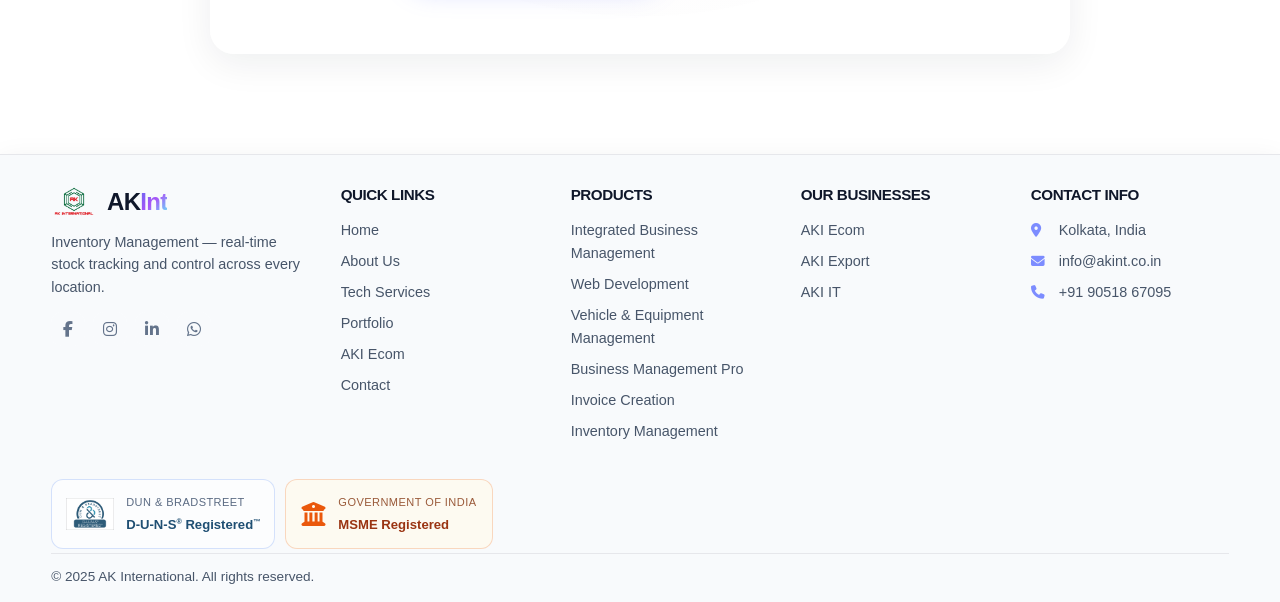
<file: inventory-management.html>
<!DOCTYPE html>
<html lang="en">

<head>
    <meta charset="UTF-8">
    <meta name="viewport" content="width=device-width, initial-scale=1.0">
    <title>Inventory Management - AK International</title>
    <meta name="description" content="Inventory Management by AK International — real-time stock tracking, barcode scanning, multi-location support and automated reordering.">
    <link rel="shortcut icon" type="image/png" href="logo.png?v=20251110">
    <link rel="icon" type="image/png" sizes="32x32" href="logo.png?v=20251110">
    <link rel="icon" type="image/png" sizes="16x16" href="logo.png?v=20251110">
    <link rel="apple-touch-icon" href="logo.png?v=20251110">
    <link rel="preconnect" href="https://fonts.googleapis.com">
    <link rel="preconnect" href="https://fonts.gstatic.com" crossorigin>
    <link href="https://fonts.googleapis.com/css2?family=Inter:wght@300;400;500;600;700;800;900&family=JetBrains+Mono:wght@400;700&display=swap" rel="stylesheet">
    <link rel="stylesheet" href="https://cdnjs.cloudflare.com/ajax/libs/font-awesome/6.5.1/css/all.min.css">
    <link rel="stylesheet" href="styles.css">
    <link rel="stylesheet" href="products.css">
    <!-- Google tag (gtag.js) -->
    <script async src="https://www.googletagmanager.com/gtag/js?id=G-WEW70GGLH3"></script>
    <script>
        window.dataLayer = window.dataLayer || [];
        function gtag(){dataLayer.push(arguments);}
        gtag('js', new Date());
        gtag('config', 'G-WEW70GGLH3');
    </script>
</head>

<body class="page-with-home-bg">
    <div class="site-bg-media" aria-hidden="true">
        <video
            id="siteBgVideo"
            class="site-bg-media__video"
            src="https://d8j0ntlcm91z4.cloudfront.net/user_38xzZboKViGWJOttwIXH07lWA1P/hf_20260328_065045_c44942da-53c6-4804-b734-f9e07fc22e08.mp4"
            muted
            playsinline
            autoplay
        ></video>
    </div>

    <!-- Particle Canvas -->
    <canvas id="particleCanvas"></canvas>

    <!-- Custom Cursor -->
    <div class="cursor-dot" id="cursorDot"></div>
    <div class="cursor-ring" id="cursorRing"></div>

    <!-- Navigation -->
    <nav class="navbar" id="navbar">
        <div class="container">
            <a href="index.html" class="logo">
                <img src="company-logo.png" alt="AK International Logo" class="logo-img">
                <span class="logo-text">AK<span class="logo-accent">Int</span></span>
            </a>
            <ul class="nav-menu" id="navMenu">
                <li><a href="index.html" class="nav-link" data-text="Home">Home</a></li>
                <li><a href="index.html#about" class="nav-link" data-text="About">About</a></li>
                <li class="nav-item--dropdown">
                    <a href="#" class="nav-link" data-text="Products" aria-haspopup="true" aria-expanded="false">Products <i class="fas fa-chevron-down nav-dropdown-arrow"></i></a>
                    <ul class="nav-dropdown">
                        <li><a href="ibm.html" class="nav-dropdown__link"><i class="fas fa-building"></i>Integrated Business Management (IBM)</a></li>
                        <li class="nav-dropdown__divider"></li>
                        <li><a href="web-development.html" class="nav-dropdown__link"><i class="fas fa-code"></i>Web Development</a></li>
                        <li class="nav-dropdown__divider"></li>
                        <li><a href="vehicle-equipment-management.html" class="nav-dropdown__link"><i class="fas fa-truck"></i>Advance Vehicle &amp; Heavy Equipment Management</a></li>
                        <li class="nav-dropdown__divider"></li>
                        <li><a href="business-management-light.html" class="nav-dropdown__link"><i class="fas fa-briefcase"></i>Business Management Pro</a></li>
                        <li class="nav-dropdown__divider"></li>
                        <li><a href="invoice-creation.html" class="nav-dropdown__link"><i class="fas fa-file-invoice"></i>Invoice Creation</a></li>
                        <li class="nav-dropdown__divider"></li>
                        <li><a href="inventory-management.html" class="nav-dropdown__link active"><i class="fas fa-boxes-stacked"></i>Inventory Management</a></li>
                        <li class="nav-dropdown__divider"></li>
                        <li><a href="https://akint.co.in/odoo.html" class="nav-dropdown__link"><i class="fas fa-cubes"></i>Odoo Solutions</a></li>
                        <li class="nav-dropdown__divider"></li>
                        <li><span class="nav-dropdown__link" aria-disabled="true"><i class="fas fa-globe"></i>Global Import Export Management</span></li>
                    </ul>
                </li>
                <li class="nav-item--dropdown">
                    <a href="#" class="nav-link" data-text="Our Businesses" aria-haspopup="true" aria-expanded="false">Our Businesses <i class="fas fa-chevron-down nav-dropdown-arrow"></i></a>
                    <ul class="nav-dropdown">
                        <li><a href="https://store.akint.co.in/" class="nav-dropdown__link" target="_blank" rel="noopener"><i class="fas fa-cart-shopping"></i>AKI Ecom</a></li>
                        <li class="nav-dropdown__divider"></li>
                        <li><a href="https://export.akint.co.in/" target="_blank" rel="noopener" class="nav-dropdown__link"><i class="fas fa-ship"></i>AKI Export</a></li>
                        <li class="nav-dropdown__divider"></li>
                        <li><a href="https://tech.akint.co.in/" target="_blank" rel="noopener" class="nav-dropdown__link"><i class="fas fa-laptop-code"></i>AKI IT</a></li>
                    </ul>
                </li>
                <li><a href="index.html#contact" class="nav-link" data-text="Contact">Contact</a></li>
            </ul>
            <div class="hamburger" id="hamburger">
                <span></span>
                <span></span>
                <span></span>
            </div>
        </div>
    </nav>

    <!-- Hero Section -->
    <section class="product-hero" id="hero">
        <div class="hero-grid-bg"></div>
        <div class="hero-glow hero-glow--1"></div>
        <div class="hero-glow hero-glow--2"></div>
        <div class="hero-glow hero-glow--3"></div>
        <div class="product-hero__content">
            <div class="hero-badge reveal">
                <span class="hero-badge__dot"></span>
                Real-Time Stock Control
            </div>
            <h1 class="hero-title reveal">
                <span class="hero-line">Inventory</span>
                <span class="hero-line hero-line--gradient">Management</span>
            </h1>
            <p class="hero-subtitle reveal">
                Stock Tracking &bull; Barcode Scanning &bull; <span class="text-gradient">Multi-Location Support</span>
            </p>
            <p class="product-hero__desc reveal">
                A complete inventory management solution that gives you real-time visibility into stock levels across every warehouse and location, with barcode scanning, low-stock alerts, and automated reordering to keep your business running smoothly.
            </p>
            <div class="hero-buttons reveal">
                <a href="#features" class="btn btn--primary magnetic-btn">
                    <span>Explore Features</span>
                    <i class="fas fa-arrow-down"></i>
                </a>
                <a href="index.html#contact" class="btn btn--outline magnetic-btn">
                    <span>Request a Demo</span>
                    <i class="fas fa-rocket"></i>
                </a>
            </div>
            <div class="hero-stats reveal">
                <div class="hero-stat">
                    <span class="hero-stat__number" data-count="100">0</span><span class="hero-stat__plus">%</span>
                    <span class="hero-stat__label">Real-Time Accuracy</span>
                </div>
                <div class="hero-stat__divider"></div>
                <div class="hero-stat">
                    <span class="hero-stat__number" data-count="0">0</span>
                    <span class="hero-stat__label">Stockouts Missed</span>
                </div>
                <div class="hero-stat__divider"></div>
                <div class="hero-stat">
                    <span class="hero-stat__number" data-count="24">0</span><span class="hero-stat__plus">/7</span>
                    <span class="hero-stat__label">Visibility</span>
                </div>
            </div>
        </div>
        <div class="hero-scroll">
            <span>Scroll</span>
            <div class="hero-scroll__line"></div>
        </div>
    </section>

    <!-- Product Showcase Section -->
    <section class="section" id="showcase">
        <div class="container">
            <div class="section-header reveal">
                <span class="section-tag"><i class="fas fa-display"></i> See It In Action</span>
                <h2 class="section-title">A Look Inside <span class="text-gradient">Inventory Management</span></h2>
                <p class="section-desc">Real screens from the platform — from the product catalog to purchase receiving, low-stock alerts and reports.</p>
            </div>
            <div class="product-showcase-grid">
                <div class="product-showcase-card reveal product-showcase-card--wide" data-tilt>
                    <div class="product-showcase-card__img">
                        <img src="assets/IM/02-dashboard-overview.png" alt="Inventory dashboard with total products, in-stock items, low-stock alerts, categories and stock value, a stock overview chart, stock by category donut, recent stock movements and low-stock alerts" width="1672" height="941" loading="lazy">
                    </div>
                    <div class="product-showcase-card__body">
                        <h3>One Dashboard for Your Entire Stock</h3>
                        <p>Open the dashboard to see total products, items in stock, low-stock alerts, categories and total stock value at a glance. Stock overview and stock-by-category charts sit beside recent stock movements and a low-stock alert list, so you know where to look first.</p>
                        <div class="showcase-tags">
                            <span><i class="fas fa-boxes-stacked"></i> Total Products</span>
                            <span><i class="fas fa-chart-column"></i> Stock Overview</span>
                            <span><i class="fas fa-chart-pie"></i> Stock by Category</span>
                            <span><i class="fas fa-bell"></i> Low-Stock Alerts</span>
                        </div>
                    </div>
                </div>
                <div class="product-showcase-card reveal" data-tilt>
                    <div class="product-showcase-card__img">
                        <img src="assets/IM/01-product-catalog.png" alt="Product catalog table with product image, category, unit and stock status for each item, with search and category and unit filters and an Add Product button" width="1672" height="941" loading="lazy">
                    </div>
                    <div class="product-showcase-card__body">
                        <h3>Smart Product Catalog</h3>
                        <p>Keep every product organised in one searchable catalog. Each item has its image, category, unit of measure and live stock status — In Stock, Low Stock or Out of Stock — and you can filter by category or unit or search by name in seconds.</p>
                        <div class="showcase-tags">
                            <span><i class="fas fa-box"></i> Products</span>
                            <span><i class="fas fa-layer-group"></i> Categories</span>
                            <span><i class="fas fa-ruler"></i> Units</span>
                            <span><i class="fas fa-magnifying-glass"></i> Search</span>
                        </div>
                    </div>
                </div>
                <div class="product-showcase-card reveal" data-tilt>
                    <div class="product-showcase-card__img">
                        <img src="assets/IM/03-stock-movement.png" alt="Stock movement screen with stock in, stock out, transfer and adjustment totals and a movement timeline listing type, product, from or to, quantity and status" width="1672" height="941" loading="lazy">
                    </div>
                    <div class="product-showcase-card__body">
                        <h3>Real-Time Stock Movement</h3>
                        <p>Record every stock in, stock out, transfer and adjustment as it happens. Period totals for each movement type sit at the top, and the movement timeline shows the product, source or destination, quantity and whether each move is completed or still in progress.</p>
                        <div class="showcase-tags">
                            <span><i class="fas fa-arrow-up"></i> Stock In</span>
                            <span><i class="fas fa-arrow-down"></i> Stock Out</span>
                            <span><i class="fas fa-right-left"></i> Transfers</span>
                            <span><i class="fas fa-clipboard-check"></i> Audit Trail</span>
                        </div>
                    </div>
                </div>
                <div class="product-showcase-card reveal" data-tilt>
                    <div class="product-showcase-card__img">
                        <img src="assets/IM/04-purchase-receiving.png" alt="Purchase receiving screen with purchase order totals by status, a purchase orders table with ordered, received and pending quantities, goods received notes and stock update status" width="1672" height="941" loading="lazy">
                    </div>
                    <div class="product-showcase-card__body">
                        <h3>Purchase &amp; Receiving Control</h3>
                        <p>Manage purchase orders from creation to receipt. Track ordered, received and pending quantities for each PO, and record goods received notes that update stock automatically, so supplier deliveries and warehouse counts always match.</p>
                        <div class="showcase-tags">
                            <span><i class="fas fa-file-lines"></i> Purchase Orders</span>
                            <span><i class="fas fa-truck-ramp-box"></i> Receiving</span>
                            <span><i class="fas fa-users"></i> Suppliers</span>
                            <span><i class="fas fa-rotate"></i> Stock Update</span>
                        </div>
                    </div>
                </div>
                <div class="product-showcase-card reveal" data-tilt>
                    <div class="product-showcase-card__img">
                        <img src="assets/IM/05-low-stock-alerts.png" alt="Low stock alerts screen with critical, low and watch status items, current stock against reorder level, safety stock status and recommended purchase list with priorities and Reorder buttons" width="1672" height="941" loading="lazy">
                    </div>
                    <div class="product-showcase-card__body">
                        <h3>Never Miss Low Stock</h3>
                        <p>Get warned before items run out. Critical, low and watch items are listed with current stock against the reorder level, safety stock status shows what is below or near its limit, and a recommended purchase list lets you reorder with one click.</p>
                        <div class="showcase-tags">
                            <span><i class="fas fa-bell"></i> Instant Alerts</span>
                            <span><i class="fas fa-cart-plus"></i> Reorder</span>
                            <span><i class="fas fa-gauge"></i> Thresholds</span>
                            <span><i class="fas fa-bolt"></i> Action</span>
                        </div>
                    </div>
                </div>
                <div class="product-showcase-card reveal product-showcase-card--wide" data-tilt>
                    <div class="product-showcase-card__img">
                        <img src="assets/IM/06-reports-exports.png" alt="Inventory reports screen with stock value bar chart, stock by category donut, stock movement trends line chart, low stock summary table and Export Excel and Export PDF buttons" width="1672" height="941" loading="lazy">
                    </div>
                    <div class="product-showcase-card__body">
                        <h3>Inventory Reports &amp; Exports</h3>
                        <p>Turn stock data into decisions. Review stock value over time, stock by category, movement trends and a low-stock summary with status for each product, then export the full report to Excel or PDF for planning and purchasing.</p>
                        <div class="showcase-tags">
                            <span><i class="fas fa-chart-line"></i> Stock Value</span>
                            <span><i class="fas fa-chart-pie"></i> Category Mix</span>
                            <span><i class="fas fa-file-export"></i> Export Excel</span>
                            <span><i class="fas fa-file-pdf"></i> Export PDF</span>
                        </div>
                    </div>
                </div>
            </div>
        </div>
    </section>

    <!-- Key Features Section -->
    <section class="section section--dark" id="features">
        <div class="container">
            <div class="section-header reveal">
                <span class="section-tag"><i class="fas fa-cubes"></i> Key Features</span>
                <h2 class="section-title">Full Visibility, <span class="text-gradient">Zero Guesswork</span></h2>
                <p class="section-desc">Know exactly what you have, where it is, and when to reorder — at all times.</p>
            </div>
            <div class="product-details-grid">
                <div class="product-detail-card reveal" data-tilt>
                    <div class="product-detail-card__icon"><i class="fas fa-warehouse"></i></div>
                    <h3>Real-Time Stock Tracking</h3>
                    <p>See accurate stock levels update instantly across every warehouse and store.</p>
                </div>
                <div class="product-detail-card reveal" data-tilt>
                    <div class="product-detail-card__icon"><i class="fas fa-barcode"></i></div>
                    <h3>Barcode Scanning</h3>
                    <p>Speed up receiving, picking, and stocktaking with mobile barcode scanning.</p>
                </div>
                <div class="product-detail-card reveal" data-tilt>
                    <div class="product-detail-card__icon"><i class="fas fa-triangle-exclamation"></i></div>
                    <h3>Low Stock Alerts</h3>
                    <p>Automatic notifications when items fall below your defined reorder thresholds.</p>
                </div>
                <div class="product-detail-card reveal" data-tilt>
                    <div class="product-detail-card__icon"><i class="fas fa-map-location-dot"></i></div>
                    <h3>Multi-Location Support</h3>
                    <p>Manage stock across multiple warehouses, stores, or project sites from one view.</p>
                </div>
                <div class="product-detail-card reveal" data-tilt>
                    <div class="product-detail-card__icon"><i class="fas fa-arrows-rotate"></i></div>
                    <h3>Automated Reordering</h3>
                    <p>Generate purchase orders automatically when stock hits reorder points.</p>
                </div>
                <div class="product-detail-card reveal" data-tilt>
                    <div class="product-detail-card__icon"><i class="fas fa-chart-column"></i></div>
                    <h3>Advanced Reporting</h3>
                    <p>Analyze stock movement, turnover, and valuation with detailed analytics.</p>
                </div>
            </div>
        </div>
    </section>

    <!-- Why Choose Section -->
    <section class="section" id="why">
        <div class="container">
            <div class="section-header reveal">
                <span class="section-tag"><i class="fas fa-gem"></i> Why This Platform</span>
                <h2 class="section-title">Never Run Out, <span class="text-gradient">Never Overstock</span></h2>
                <p class="section-desc">Built for retailers, distributors, and manufacturers who need precise stock control.</p>
            </div>
            <div class="features-grid">
                <div class="feature-card reveal" data-tilt>
                    <div class="feature-card__glow"></div>
                    <div class="feature-card__icon">
                        <i class="fas fa-gauge-high"></i>
                    </div>
                    <h3>Live Dashboards</h3>
                    <p>Monitor stock health across your entire operation from a single screen.</p>
                    <div class="feature-card__number">01</div>
                </div>
                <div class="feature-card reveal" data-tilt>
                    <div class="feature-card__glow"></div>
                    <div class="feature-card__icon">
                        <i class="fas fa-right-left"></i>
                    </div>
                    <h3>Stock Transfers</h3>
                    <p>Move inventory between locations with full tracking and audit trails.</p>
                    <div class="feature-card__number">02</div>
                </div>
                <div class="feature-card reveal" data-tilt>
                    <div class="feature-card__glow"></div>
                    <div class="feature-card__icon">
                        <i class="fas fa-tags"></i>
                    </div>
                    <h3>Batch &amp; Serial Tracking</h3>
                    <p>Track items by batch or serial number for traceability and compliance.</p>
                    <div class="feature-card__number">03</div>
                </div>
                <div class="feature-card reveal" data-tilt>
                    <div class="feature-card__glow"></div>
                    <div class="feature-card__icon">
                        <i class="fas fa-plug"></i>
                    </div>
                    <h3>Integrates With IBM</h3>
                    <p>Sync inventory data directly with Integrated Business Management.</p>
                    <div class="feature-card__number">04</div>
                </div>
            </div>
        </div>
    </section>

    <!-- Process Section -->
    <section class="section section--dark">
        <div class="container">
            <div class="section-header reveal">
                <span class="section-tag"><i class="fas fa-route"></i> Getting Started</span>
                <h2 class="section-title">From Stockroom to <span class="text-gradient">System</span></h2>
                <p class="section-desc">We help you digitize your inventory without disrupting operations.</p>
            </div>
            <div class="product-process-grid">
                <div class="product-process-step reveal">
                    <div class="product-process-step__num">01</div>
                    <div class="product-process-step__icon"><i class="fas fa-clipboard-list"></i></div>
                    <h3>Stock Audit</h3>
                    <p>We catalog your current inventory and locations as the starting baseline.</p>
                </div>
                <div class="product-process-step reveal">
                    <div class="product-process-step__num">02</div>
                    <div class="product-process-step__icon"><i class="fas fa-gears"></i></div>
                    <h3>System Setup</h3>
                    <p>We configure reorder points, locations, and barcode labels for your items.</p>
                </div>
                <div class="product-process-step reveal">
                    <div class="product-process-step__num">03</div>
                    <div class="product-process-step__icon"><i class="fas fa-chalkboard-user"></i></div>
                    <h3>Team Training</h3>
                    <p>Warehouse staff are trained on scanning, receiving, and stock transfers.</p>
                </div>
                <div class="product-process-step reveal">
                    <div class="product-process-step__num">04</div>
                    <div class="product-process-step__icon"><i class="fas fa-rocket"></i></div>
                    <h3>Go-Live &amp; Support</h3>
                    <p>Your inventory goes live with ongoing support from our team.</p>
                </div>
            </div>
        </div>
    </section>

    <!-- CTA Section -->
    <section class="section-cta">
        <div class="container">
            <div class="cta-box reveal">
                <div class="cta-box__glow"></div>
                <h2>Take Control of Your <span class="text-gradient">Inventory</span></h2>
                <p>Talk to our team about deploying real-time Inventory Management for your business.</p>
                <div class="cta-box__buttons">
                    <a href="index.html#contact" class="btn btn--primary magnetic-btn">
                        <span>Get a Free Consultation</span>
                        <i class="fas fa-arrow-right"></i>
                    </a>
                    <a href="index.html" class="btn btn--outline magnetic-btn">
                        <span>Back to Home</span>
                        <i class="fas fa-home"></i>
                    </a>
                </div>
            </div>
        </div>
    </section>

    <!-- Footer -->
    <footer class="footer">
        <div class="container">
            <div class="footer-grid">
                <div class="footer-col footer-col--brand">
                    <div class="footer-logo">
                        <img src="company-logo.png" alt="AK International Logo" class="logo-img">
                        <span class="logo-text">AK<span class="logo-accent">Int</span></span>
                    </div>
                    <p>Inventory Management — real-time stock tracking and control across every location.</p>
                    <div class="social-links">
                        <a href="#" aria-label="Facebook"><i class="fab fa-facebook-f"></i></a>
                        <a href="https://www.instagram.com/ak_int_office/?hl=en" aria-label="Instagram" target="_blank" rel="noopener"><i class="fab fa-instagram"></i></a>
                        <a href="https://www.linkedin.com/in/ak-international-9188b13ab" aria-label="LinkedIn"><i class="fab fa-linkedin-in"></i></a>
                        <a href="#" aria-label="WhatsApp"><i class="fab fa-whatsapp"></i></a>
                    </div>
                </div>
                <div class="footer-col">
                    <h4>Quick Links</h4>
                    <ul>
                        <li><a href="index.html">Home</a></li>
                        <li><a href="index.html#about">About Us</a></li>
                        <li><a href="index.html#services">Tech Services</a></li>
                        <li><a href="index.html#portfolio">Portfolio</a></li>
                        <li><a href="https://store.akint.co.in/" target="_blank" rel="noopener">AKI Ecom</a></li>
                        <li><a href="index.html#contact">Contact</a></li>
                    </ul>
                </div>
                <div class="footer-col">
                    <h4>Products</h4>
                    <ul>
                        <li><a href="ibm.html">Integrated Business Management</a></li>
                        <li><a href="web-development.html">Web Development</a></li>
                        <li><a href="vehicle-equipment-management.html">Vehicle &amp; Equipment Management</a></li>
                        <li><a href="business-management-light.html">Business Management Pro</a></li>
                        <li><a href="invoice-creation.html">Invoice Creation</a></li>
                        <li><a href="inventory-management.html">Inventory Management</a></li>
                    </ul>
                </div>
                <div class="footer-col">
                    <h4>Our Businesses</h4>
                    <ul>
                        <li><a href="https://store.akint.co.in/" target="_blank" rel="noopener">AKI Ecom</a></li>
                        <li><a href="https://export.akint.co.in/" target="_blank" rel="noopener">AKI Export</a></li>
                        <li><a href="https://tech.akint.co.in/" target="_blank" rel="noopener">AKI IT</a></li>
                    </ul>
                </div>
                <div class="footer-col">
                    <h4>Contact Info</h4>
                    <ul class="footer-contact">
                        <li><i class="fas fa-location-dot"></i> Kolkata, India</li>
                        <li><i class="fas fa-envelope"></i> info@akint.co.in</li>
                        <li><i class="fas fa-phone"></i> <a href="tel:+919051867095" class="phone-link" dir="ltr">+91 90518 67095</a></li>
                    </ul>
                </div>
            </div>
            <div class="footer-bottom">
                <p>&copy; 2025 AK International. All rights reserved.</p>
            </div>
        </div>
    </footer>

    <script src="script.js"></script>
</body>

</html>
</file>
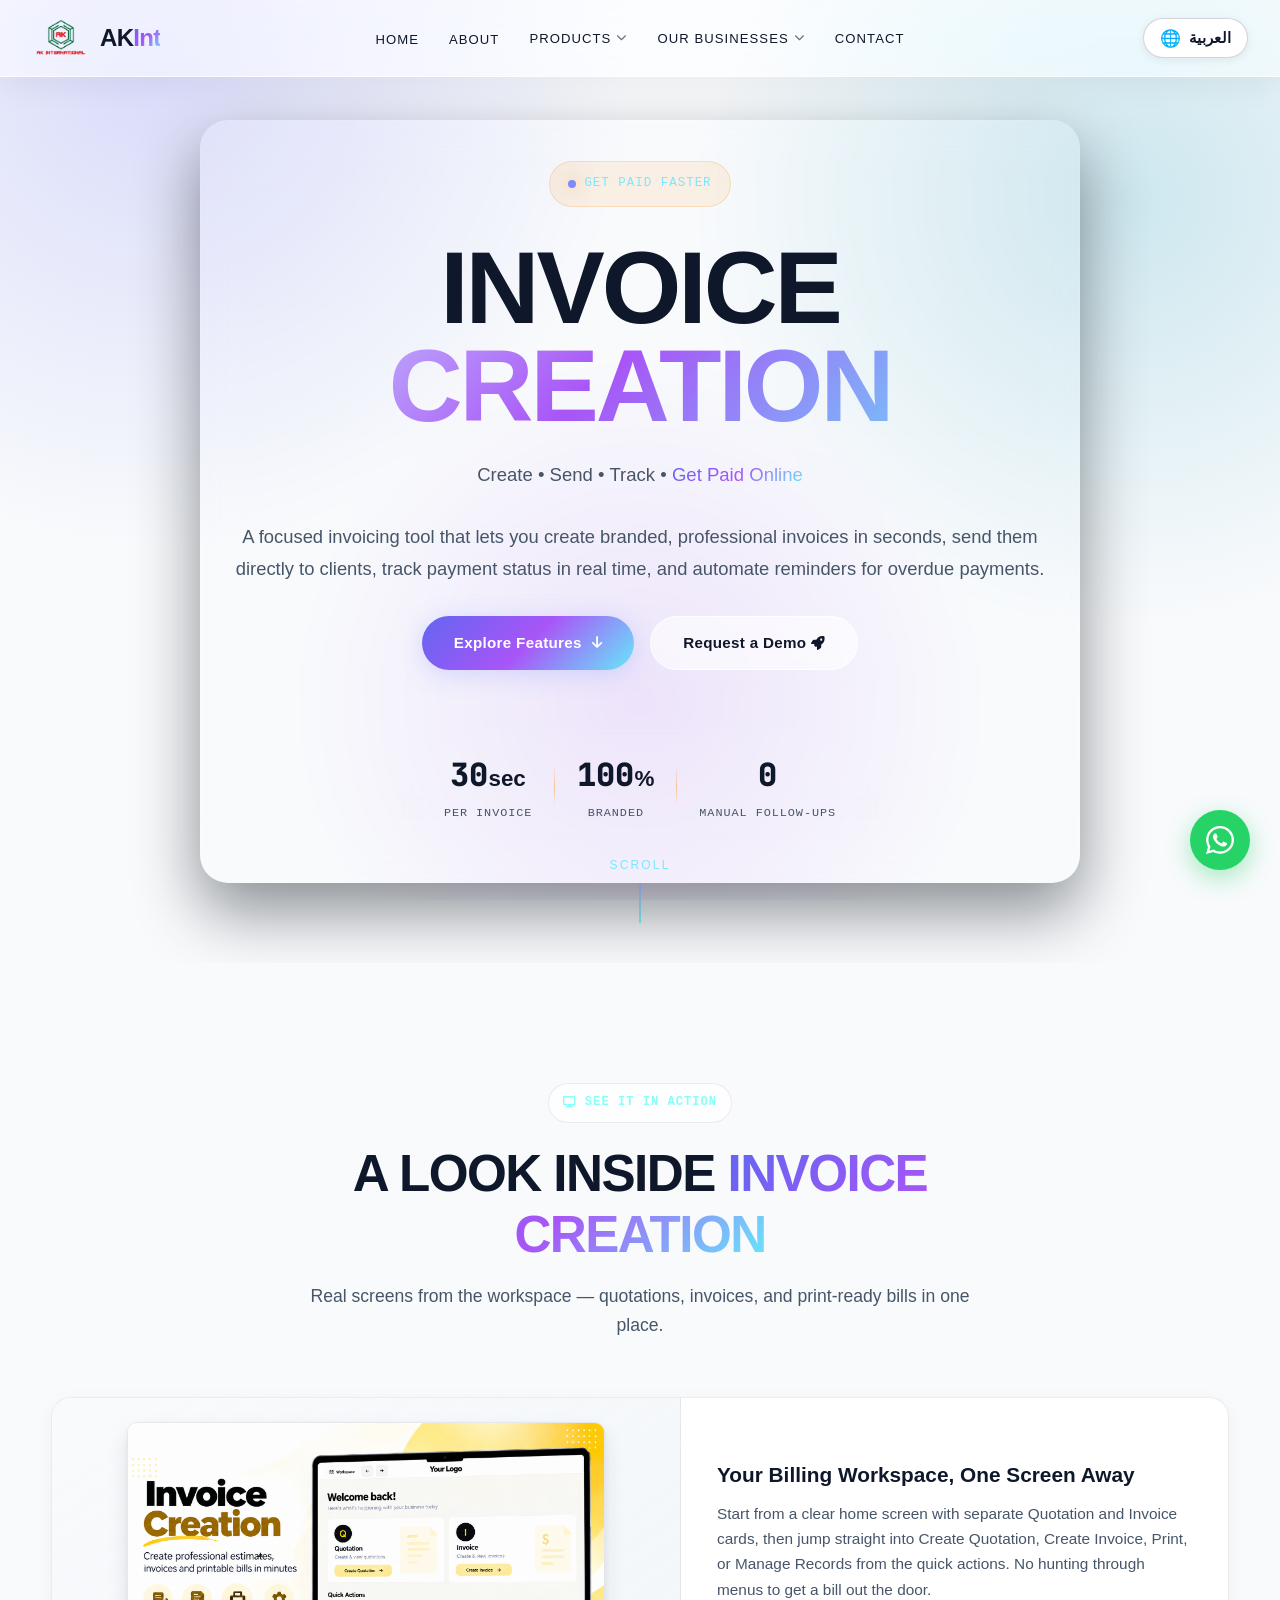
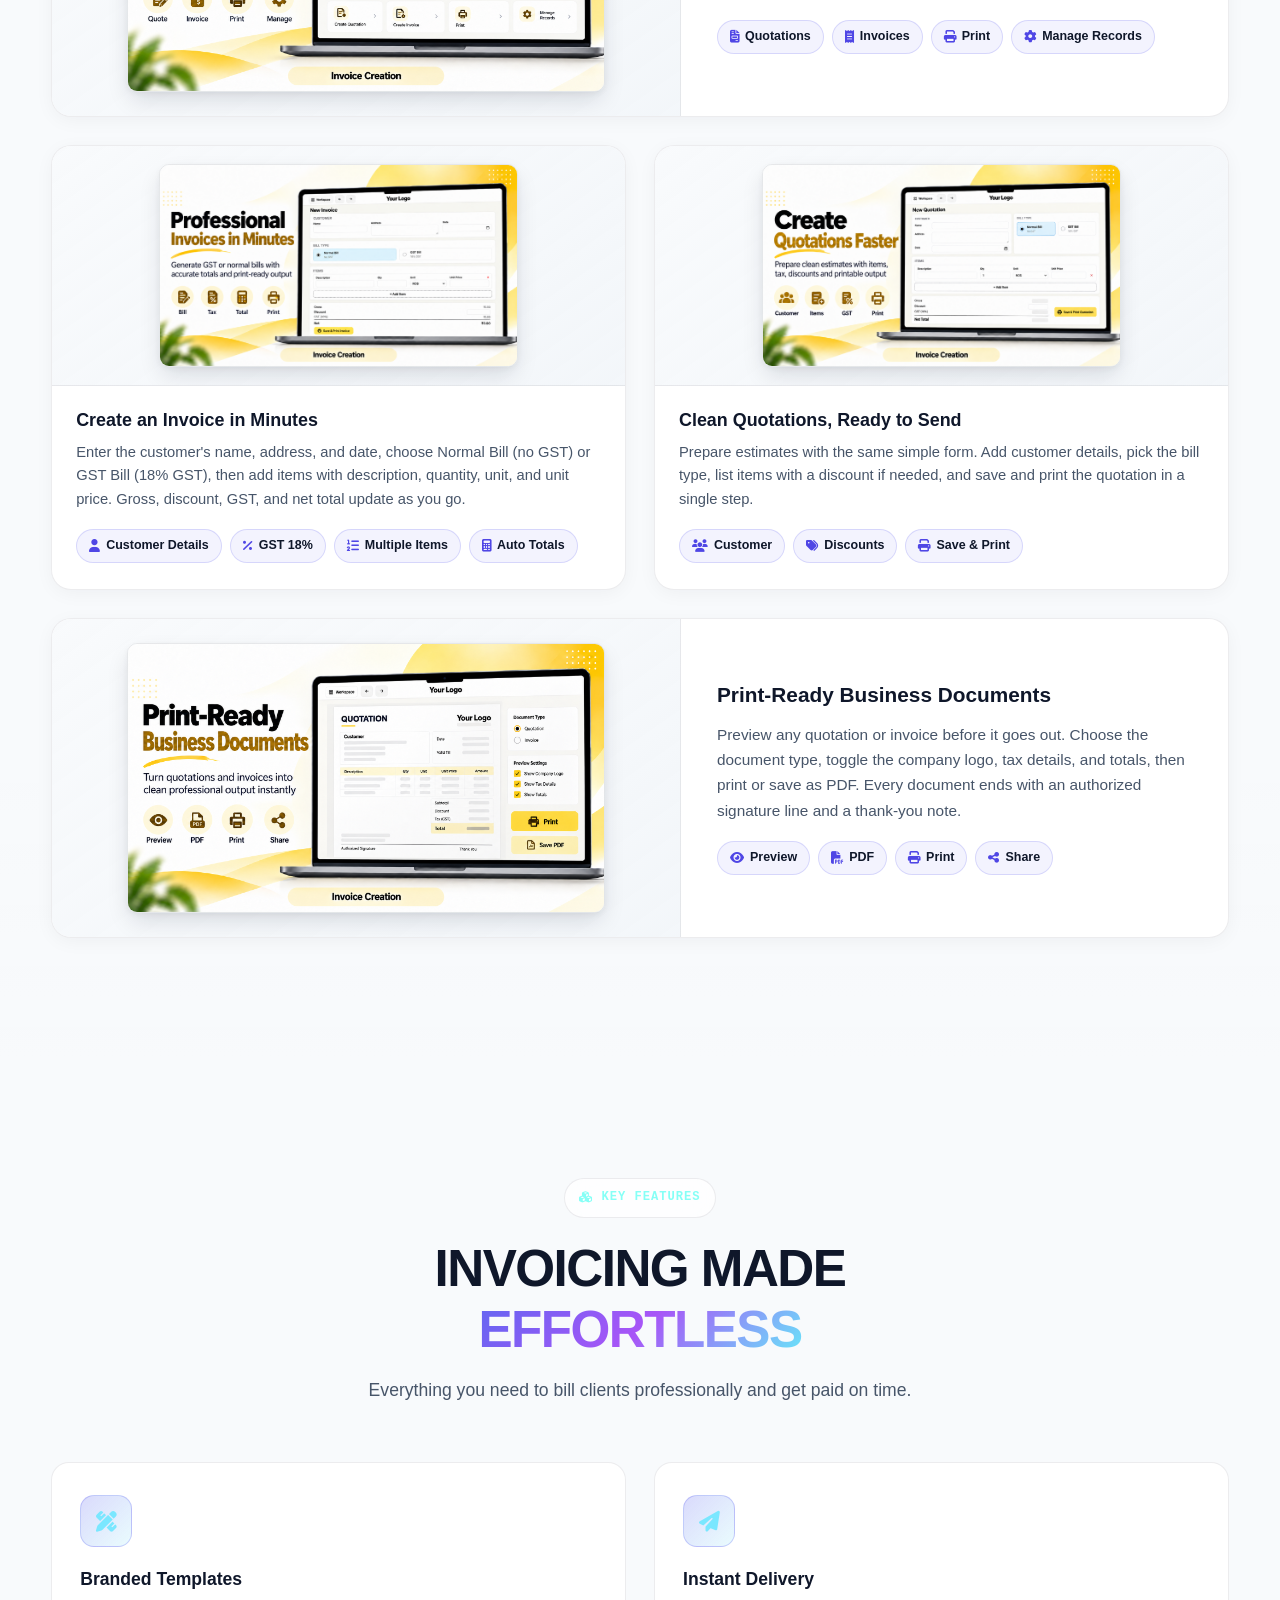
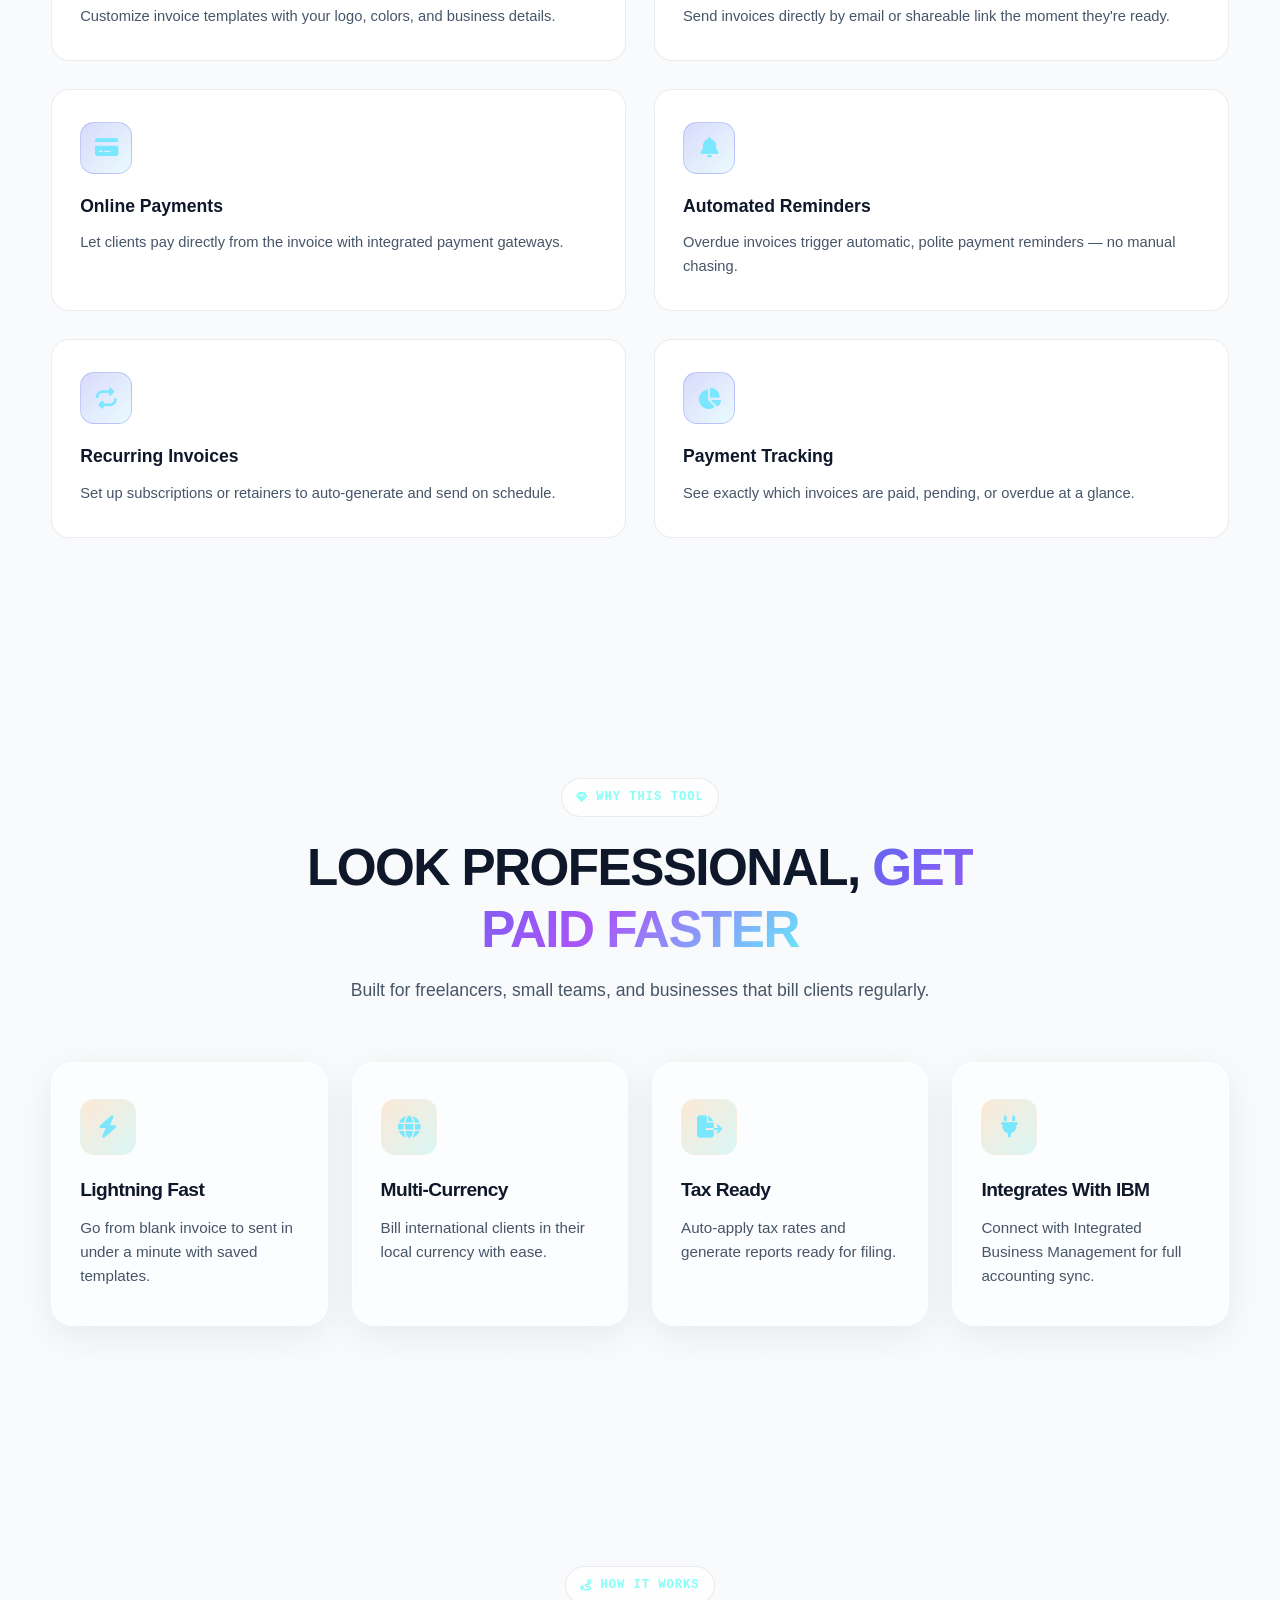
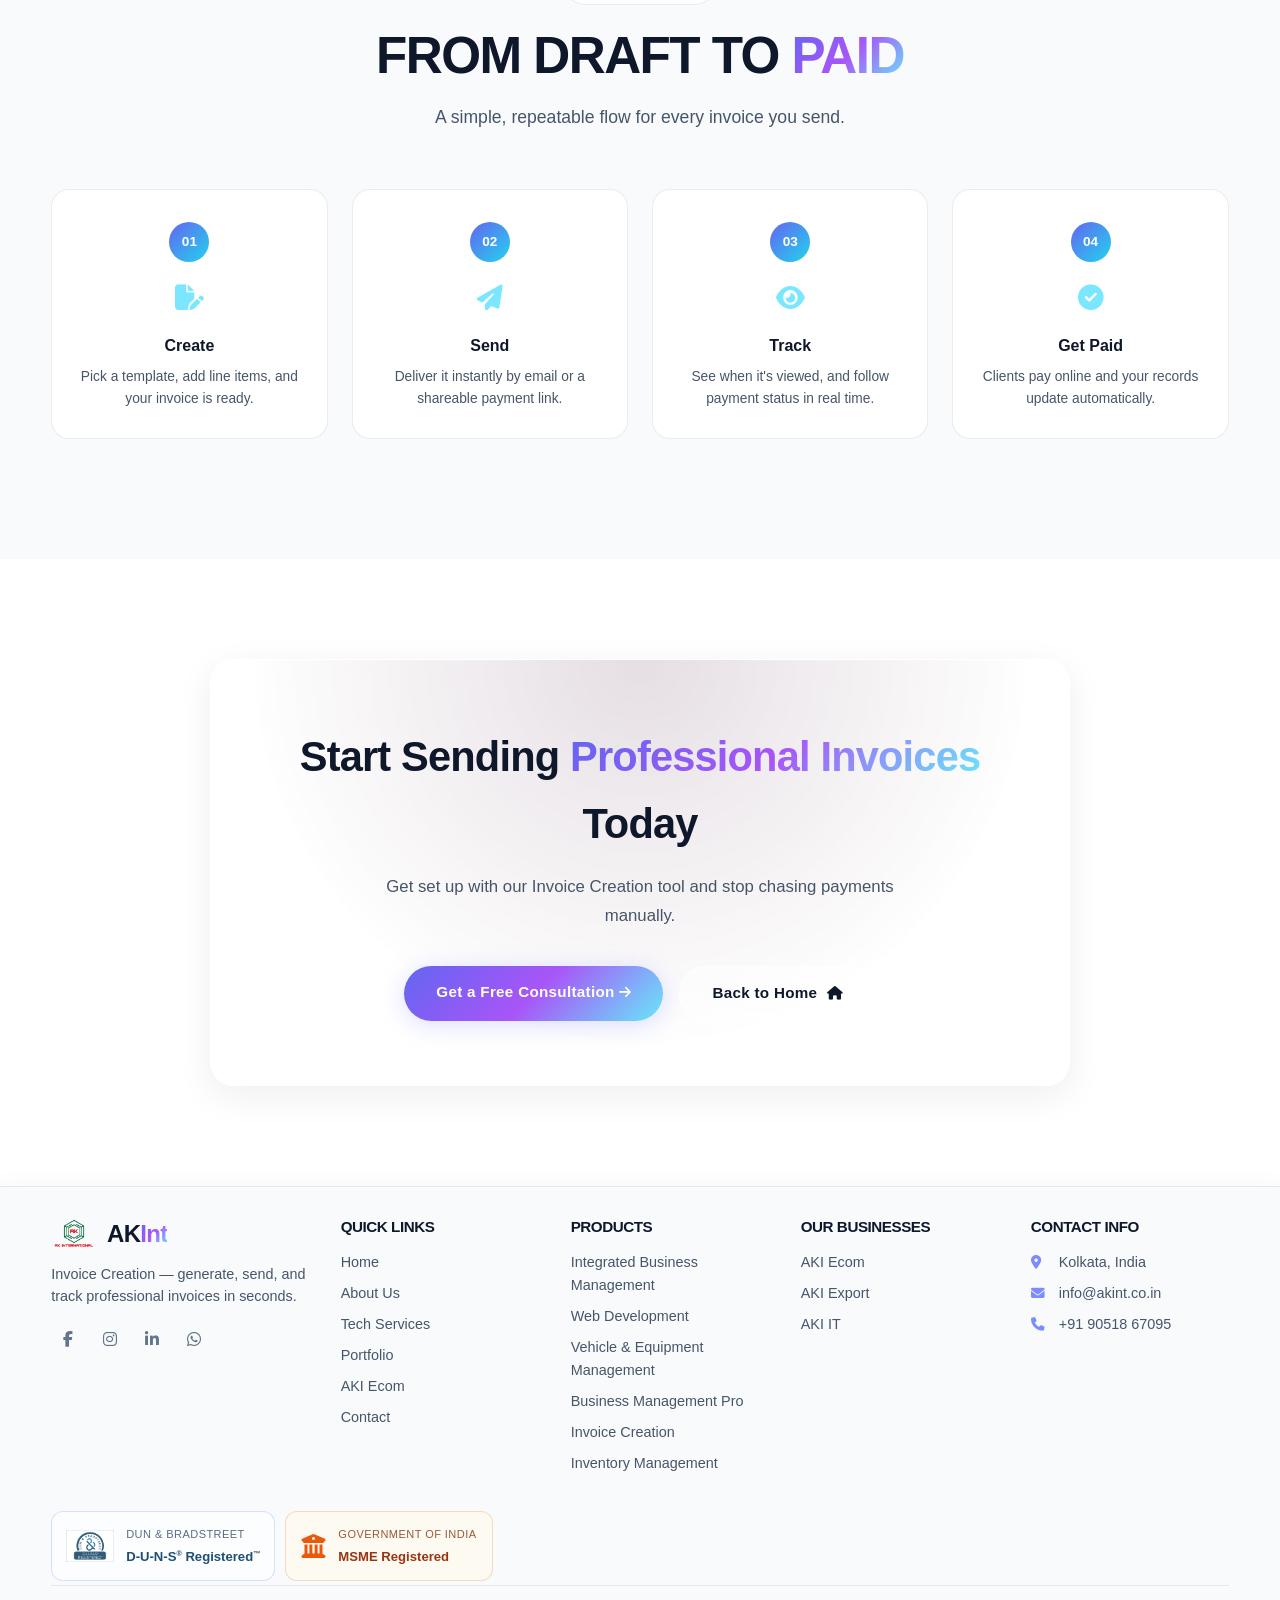
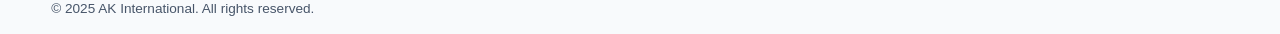
<file: invoice-creation.html>
<!DOCTYPE html>
<html lang="en">

<head>
    <meta charset="UTF-8">
    <meta name="viewport" content="width=device-width, initial-scale=1.0">
    <title>Invoice Creation - AK International</title>
    <meta name="description" content="Invoice Creation by AK International — generate, send, and track professional invoices in seconds with automated reminders and online payments.">
    <link rel="shortcut icon" type="image/png" href="logo.png?v=20251110">
    <link rel="icon" type="image/png" sizes="32x32" href="logo.png?v=20251110">
    <link rel="icon" type="image/png" sizes="16x16" href="logo.png?v=20251110">
    <link rel="apple-touch-icon" href="logo.png?v=20251110">
    <link rel="preconnect" href="https://fonts.googleapis.com">
    <link rel="preconnect" href="https://fonts.gstatic.com" crossorigin>
    <link href="https://fonts.googleapis.com/css2?family=Inter:wght@300;400;500;600;700;800;900&family=JetBrains+Mono:wght@400;700&display=swap" rel="stylesheet">
    <link rel="stylesheet" href="https://cdnjs.cloudflare.com/ajax/libs/font-awesome/6.5.1/css/all.min.css">
    <link rel="stylesheet" href="styles.css">
    <link rel="stylesheet" href="products.css">
    <!-- Google tag (gtag.js) -->
    <script async src="https://www.googletagmanager.com/gtag/js?id=G-WEW70GGLH3"></script>
    <script>
        window.dataLayer = window.dataLayer || [];
        function gtag(){dataLayer.push(arguments);}
        gtag('js', new Date());
        gtag('config', 'G-WEW70GGLH3');
    </script>
</head>

<body class="page-with-home-bg">
    <div class="site-bg-media" aria-hidden="true">
        <video
            id="siteBgVideo"
            class="site-bg-media__video"
            src="https://d8j0ntlcm91z4.cloudfront.net/user_38xzZboKViGWJOttwIXH07lWA1P/hf_20260328_065045_c44942da-53c6-4804-b734-f9e07fc22e08.mp4"
            muted
            playsinline
            autoplay
        ></video>
    </div>

    <!-- Particle Canvas -->
    <canvas id="particleCanvas"></canvas>

    <!-- Custom Cursor -->
    <div class="cursor-dot" id="cursorDot"></div>
    <div class="cursor-ring" id="cursorRing"></div>

    <!-- Navigation -->
    <nav class="navbar" id="navbar">
        <div class="container">
            <a href="index.html" class="logo">
                <img src="company-logo.png" alt="AK International Logo" class="logo-img">
                <span class="logo-text">AK<span class="logo-accent">Int</span></span>
            </a>
            <ul class="nav-menu" id="navMenu">
                <li><a href="index.html" class="nav-link" data-text="Home">Home</a></li>
                <li><a href="index.html#about" class="nav-link" data-text="About">About</a></li>
                <li class="nav-item--dropdown">
                    <a href="#" class="nav-link" data-text="Products" aria-haspopup="true" aria-expanded="false">Products <i class="fas fa-chevron-down nav-dropdown-arrow"></i></a>
                    <ul class="nav-dropdown">
                        <li><a href="ibm.html" class="nav-dropdown__link"><i class="fas fa-building"></i>Integrated Business Management (IBM)</a></li>
                        <li class="nav-dropdown__divider"></li>
                        <li><a href="web-development.html" class="nav-dropdown__link"><i class="fas fa-code"></i>Web Development</a></li>
                        <li class="nav-dropdown__divider"></li>
                        <li><a href="vehicle-equipment-management.html" class="nav-dropdown__link"><i class="fas fa-truck"></i>Advance Vehicle &amp; Heavy Equipment Management</a></li>
                        <li class="nav-dropdown__divider"></li>
                        <li><a href="business-management-light.html" class="nav-dropdown__link"><i class="fas fa-briefcase"></i>Business Management Pro</a></li>
                        <li class="nav-dropdown__divider"></li>
                        <li><a href="invoice-creation.html" class="nav-dropdown__link active"><i class="fas fa-file-invoice"></i>Invoice Creation</a></li>
                        <li class="nav-dropdown__divider"></li>
                        <li><a href="inventory-management.html" class="nav-dropdown__link"><i class="fas fa-boxes-stacked"></i>Inventory Management</a></li>
                        <li class="nav-dropdown__divider"></li>
                        <li><a href="https://akint.co.in/odoo.html" class="nav-dropdown__link"><i class="fas fa-cubes"></i>Odoo Solutions</a></li>
                        <li class="nav-dropdown__divider"></li>
                        <li><span class="nav-dropdown__link" aria-disabled="true"><i class="fas fa-globe"></i>Global Import Export Management</span></li>
                    </ul>
                </li>
                <li class="nav-item--dropdown">
                    <a href="#" class="nav-link" data-text="Our Businesses" aria-haspopup="true" aria-expanded="false">Our Businesses <i class="fas fa-chevron-down nav-dropdown-arrow"></i></a>
                    <ul class="nav-dropdown">
                        <li><a href="https://store.akint.co.in/" class="nav-dropdown__link" target="_blank" rel="noopener"><i class="fas fa-cart-shopping"></i>AKI Ecom</a></li>
                        <li class="nav-dropdown__divider"></li>
                        <li><a href="https://export.akint.co.in/" target="_blank" rel="noopener" class="nav-dropdown__link"><i class="fas fa-ship"></i>AKI Export</a></li>
                        <li class="nav-dropdown__divider"></li>
                        <li><a href="https://tech.akint.co.in/" target="_blank" rel="noopener" class="nav-dropdown__link"><i class="fas fa-laptop-code"></i>AKI IT</a></li>
                    </ul>
                </li>
                <li><a href="index.html#contact" class="nav-link" data-text="Contact">Contact</a></li>
            </ul>
            <div class="hamburger" id="hamburger">
                <span></span>
                <span></span>
                <span></span>
            </div>
        </div>
    </nav>

    <!-- Hero Section -->
    <section class="product-hero" id="hero">
        <div class="hero-grid-bg"></div>
        <div class="hero-glow hero-glow--1"></div>
        <div class="hero-glow hero-glow--2"></div>
        <div class="hero-glow hero-glow--3"></div>
        <div class="product-hero__content">
            <div class="hero-badge reveal">
                <span class="hero-badge__dot"></span>
                Get Paid Faster
            </div>
            <h1 class="hero-title reveal">
                <span class="hero-line">Invoice</span>
                <span class="hero-line hero-line--gradient">Creation</span>
            </h1>
            <p class="hero-subtitle reveal">
                Create &bull; Send &bull; Track &bull; <span class="text-gradient">Get Paid Online</span>
            </p>
            <p class="product-hero__desc reveal">
                A focused invoicing tool that lets you create branded, professional invoices in seconds, send them directly to clients, track payment status in real time, and automate reminders for overdue payments.
            </p>
            <div class="hero-buttons reveal">
                <a href="#features" class="btn btn--primary magnetic-btn">
                    <span>Explore Features</span>
                    <i class="fas fa-arrow-down"></i>
                </a>
                <a href="index.html#contact" class="btn btn--outline magnetic-btn">
                    <span>Request a Demo</span>
                    <i class="fas fa-rocket"></i>
                </a>
            </div>
            <div class="hero-stats reveal">
                <div class="hero-stat">
                    <span class="hero-stat__number" data-count="30">0</span><span class="hero-stat__plus">sec</span>
                    <span class="hero-stat__label">Per Invoice</span>
                </div>
                <div class="hero-stat__divider"></div>
                <div class="hero-stat">
                    <span class="hero-stat__number" data-count="100">0</span><span class="hero-stat__plus">%</span>
                    <span class="hero-stat__label">Branded</span>
                </div>
                <div class="hero-stat__divider"></div>
                <div class="hero-stat">
                    <span class="hero-stat__number" data-count="0">0</span>
                    <span class="hero-stat__label">Manual Follow-ups</span>
                </div>
            </div>
        </div>
        <div class="hero-scroll">
            <span>Scroll</span>
            <div class="hero-scroll__line"></div>
        </div>
    </section>

    <!-- Product Showcase Section -->
    <section class="section" id="showcase">
        <div class="container">
            <div class="section-header reveal">
                <span class="section-tag"><i class="fas fa-display"></i> See It In Action</span>
                <h2 class="section-title">A Look Inside <span class="text-gradient">Invoice Creation</span></h2>
                <p class="section-desc">Real screens from the workspace — quotations, invoices, and print-ready bills in one place.</p>
            </div>
            <div class="product-showcase-grid">
                <div class="product-showcase-card product-showcase-card--wide reveal" data-tilt>
                    <div class="product-showcase-card__img">
                        <img src="assets/IC/ic-hero-overview.png" alt="Invoice Creation workspace home screen with Quotation and Invoice cards, quick actions for create quotation, create invoice, print and manage records" width="1672" height="941" loading="lazy">
                    </div>
                    <div class="product-showcase-card__body">
                        <h3>Your Billing Workspace, One Screen Away</h3>
                        <p>Start from a clear home screen with separate Quotation and Invoice cards, then jump straight into Create Quotation, Create Invoice, Print, or Manage Records from the quick actions. No hunting through menus to get a bill out the door.</p>
                        <div class="showcase-tags">
                            <span><i class="fas fa-file-invoice"></i> Quotations</span>
                            <span><i class="fas fa-receipt"></i> Invoices</span>
                            <span><i class="fas fa-print"></i> Print</span>
                            <span><i class="fas fa-gear"></i> Manage Records</span>
                        </div>
                    </div>
                </div>
                <div class="product-showcase-card reveal" data-tilt>
                    <div class="product-showcase-card__img">
                        <img src="assets/IC/ic-create-invoice.png" alt="New Invoice form with customer name, address and date, Normal Bill or GST Bill selection, itemised line entries with unit and unit price, and totals" width="1672" height="941" loading="lazy">
                    </div>
                    <div class="product-showcase-card__body">
                        <h3>Create an Invoice in Minutes</h3>
                        <p>Enter the customer's name, address, and date, choose Normal Bill (no GST) or GST Bill (18% GST), then add items with description, quantity, unit, and unit price. Gross, discount, GST, and net total update as you go.</p>
                        <div class="showcase-tags">
                            <span><i class="fas fa-user"></i> Customer Details</span>
                            <span><i class="fas fa-percent"></i> GST 18%</span>
                            <span><i class="fas fa-list-ol"></i> Multiple Items</span>
                            <span><i class="fas fa-calculator"></i> Auto Totals</span>
                        </div>
                    </div>
                </div>
                <div class="product-showcase-card reveal" data-tilt>
                    <div class="product-showcase-card__img">
                        <img src="assets/IC/ic-create-quotation.png" alt="New Quotation form with customer details, bill type selection, item rows with quantity and unit price, discount field and Save and Print Quotation button" width="1672" height="941" loading="lazy">
                    </div>
                    <div class="product-showcase-card__body">
                        <h3>Clean Quotations, Ready to Send</h3>
                        <p>Prepare estimates with the same simple form. Add customer details, pick the bill type, list items with a discount if needed, and save and print the quotation in a single step.</p>
                        <div class="showcase-tags">
                            <span><i class="fas fa-users"></i> Customer</span>
                            <span><i class="fas fa-tags"></i> Discounts</span>
                            <span><i class="fas fa-print"></i> Save &amp; Print</span>
                        </div>
                    </div>
                </div>
                <div class="product-showcase-card product-showcase-card--wide reveal" data-tilt>
                    <div class="product-showcase-card__img">
                        <img src="assets/IC/ic-print-documents.png" alt="Print preview of a quotation with customer block, item table with quantity, unit, unit price and amount, subtotal, discount, GST tax and total, plus preview settings and Print and Save PDF buttons" width="1672" height="941" loading="lazy">
                    </div>
                    <div class="product-showcase-card__body">
                        <h3>Print-Ready Business Documents</h3>
                        <p>Preview any quotation or invoice before it goes out. Choose the document type, toggle the company logo, tax details, and totals, then print or save as PDF. Every document ends with an authorized signature line and a thank-you note.</p>
                        <div class="showcase-tags">
                            <span><i class="fas fa-eye"></i> Preview</span>
                            <span><i class="fas fa-file-pdf"></i> PDF</span>
                            <span><i class="fas fa-print"></i> Print</span>
                            <span><i class="fas fa-share-nodes"></i> Share</span>
                        </div>
                    </div>
                </div>
            </div>
        </div>
    </section>

    <!-- Key Features Section -->
    <section class="section section--dark" id="features">
        <div class="container">
            <div class="section-header reveal">
                <span class="section-tag"><i class="fas fa-cubes"></i> Key Features</span>
                <h2 class="section-title">Invoicing Made <span class="text-gradient">Effortless</span></h2>
                <p class="section-desc">Everything you need to bill clients professionally and get paid on time.</p>
            </div>
            <div class="product-details-grid">
                <div class="product-detail-card reveal" data-tilt>
                    <div class="product-detail-card__icon"><i class="fas fa-pen-ruler"></i></div>
                    <h3>Branded Templates</h3>
                    <p>Customize invoice templates with your logo, colors, and business details.</p>
                </div>
                <div class="product-detail-card reveal" data-tilt>
                    <div class="product-detail-card__icon"><i class="fas fa-paper-plane"></i></div>
                    <h3>Instant Delivery</h3>
                    <p>Send invoices directly by email or shareable link the moment they're ready.</p>
                </div>
                <div class="product-detail-card reveal" data-tilt>
                    <div class="product-detail-card__icon"><i class="fas fa-credit-card"></i></div>
                    <h3>Online Payments</h3>
                    <p>Let clients pay directly from the invoice with integrated payment gateways.</p>
                </div>
                <div class="product-detail-card reveal" data-tilt>
                    <div class="product-detail-card__icon"><i class="fas fa-bell"></i></div>
                    <h3>Automated Reminders</h3>
                    <p>Overdue invoices trigger automatic, polite payment reminders — no manual chasing.</p>
                </div>
                <div class="product-detail-card reveal" data-tilt>
                    <div class="product-detail-card__icon"><i class="fas fa-repeat"></i></div>
                    <h3>Recurring Invoices</h3>
                    <p>Set up subscriptions or retainers to auto-generate and send on schedule.</p>
                </div>
                <div class="product-detail-card reveal" data-tilt>
                    <div class="product-detail-card__icon"><i class="fas fa-chart-pie"></i></div>
                    <h3>Payment Tracking</h3>
                    <p>See exactly which invoices are paid, pending, or overdue at a glance.</p>
                </div>
            </div>
        </div>
    </section>

    <!-- Why Choose Section -->
    <section class="section" id="why">
        <div class="container">
            <div class="section-header reveal">
                <span class="section-tag"><i class="fas fa-gem"></i> Why This Tool</span>
                <h2 class="section-title">Look Professional, <span class="text-gradient">Get Paid Faster</span></h2>
                <p class="section-desc">Built for freelancers, small teams, and businesses that bill clients regularly.</p>
            </div>
            <div class="features-grid">
                <div class="feature-card reveal" data-tilt>
                    <div class="feature-card__glow"></div>
                    <div class="feature-card__icon">
                        <i class="fas fa-bolt"></i>
                    </div>
                    <h3>Lightning Fast</h3>
                    <p>Go from blank invoice to sent in under a minute with saved templates.</p>
                    <div class="feature-card__number">01</div>
                </div>
                <div class="feature-card reveal" data-tilt>
                    <div class="feature-card__glow"></div>
                    <div class="feature-card__icon">
                        <i class="fas fa-globe"></i>
                    </div>
                    <h3>Multi-Currency</h3>
                    <p>Bill international clients in their local currency with ease.</p>
                    <div class="feature-card__number">02</div>
                </div>
                <div class="feature-card reveal" data-tilt>
                    <div class="feature-card__glow"></div>
                    <div class="feature-card__icon">
                        <i class="fas fa-file-export"></i>
                    </div>
                    <h3>Tax Ready</h3>
                    <p>Auto-apply tax rates and generate reports ready for filing.</p>
                    <div class="feature-card__number">03</div>
                </div>
                <div class="feature-card reveal" data-tilt>
                    <div class="feature-card__glow"></div>
                    <div class="feature-card__icon">
                        <i class="fas fa-plug"></i>
                    </div>
                    <h3>Integrates With IBM</h3>
                    <p>Connect with Integrated Business Management for full accounting sync.</p>
                    <div class="feature-card__number">04</div>
                </div>
            </div>
        </div>
    </section>

    <!-- Process Section -->
    <section class="section section--dark">
        <div class="container">
            <div class="section-header reveal">
                <span class="section-tag"><i class="fas fa-route"></i> How It Works</span>
                <h2 class="section-title">From Draft to <span class="text-gradient">Paid</span></h2>
                <p class="section-desc">A simple, repeatable flow for every invoice you send.</p>
            </div>
            <div class="product-process-grid">
                <div class="product-process-step reveal">
                    <div class="product-process-step__num">01</div>
                    <div class="product-process-step__icon"><i class="fas fa-file-pen"></i></div>
                    <h3>Create</h3>
                    <p>Pick a template, add line items, and your invoice is ready.</p>
                </div>
                <div class="product-process-step reveal">
                    <div class="product-process-step__num">02</div>
                    <div class="product-process-step__icon"><i class="fas fa-paper-plane"></i></div>
                    <h3>Send</h3>
                    <p>Deliver it instantly by email or a shareable payment link.</p>
                </div>
                <div class="product-process-step reveal">
                    <div class="product-process-step__num">03</div>
                    <div class="product-process-step__icon"><i class="fas fa-eye"></i></div>
                    <h3>Track</h3>
                    <p>See when it's viewed, and follow payment status in real time.</p>
                </div>
                <div class="product-process-step reveal">
                    <div class="product-process-step__num">04</div>
                    <div class="product-process-step__icon"><i class="fas fa-circle-check"></i></div>
                    <h3>Get Paid</h3>
                    <p>Clients pay online and your records update automatically.</p>
                </div>
            </div>
        </div>
    </section>

    <!-- CTA Section -->
    <section class="section-cta">
        <div class="container">
            <div class="cta-box reveal">
                <div class="cta-box__glow"></div>
                <h2>Start Sending <span class="text-gradient">Professional Invoices</span> Today</h2>
                <p>Get set up with our Invoice Creation tool and stop chasing payments manually.</p>
                <div class="cta-box__buttons">
                    <a href="index.html#contact" class="btn btn--primary magnetic-btn">
                        <span>Get a Free Consultation</span>
                        <i class="fas fa-arrow-right"></i>
                    </a>
                    <a href="index.html" class="btn btn--outline magnetic-btn">
                        <span>Back to Home</span>
                        <i class="fas fa-home"></i>
                    </a>
                </div>
            </div>
        </div>
    </section>

    <!-- Footer -->
    <footer class="footer">
        <div class="container">
            <div class="footer-grid">
                <div class="footer-col footer-col--brand">
                    <div class="footer-logo">
                        <img src="company-logo.png" alt="AK International Logo" class="logo-img">
                        <span class="logo-text">AK<span class="logo-accent">Int</span></span>
                    </div>
                    <p>Invoice Creation — generate, send, and track professional invoices in seconds.</p>
                    <div class="social-links">
                        <a href="#" aria-label="Facebook"><i class="fab fa-facebook-f"></i></a>
                        <a href="https://www.instagram.com/ak_int_office/?hl=en" aria-label="Instagram" target="_blank" rel="noopener"><i class="fab fa-instagram"></i></a>
                        <a href="https://www.linkedin.com/in/ak-international-9188b13ab" aria-label="LinkedIn"><i class="fab fa-linkedin-in"></i></a>
                        <a href="#" aria-label="WhatsApp"><i class="fab fa-whatsapp"></i></a>
                    </div>
                </div>
                <div class="footer-col">
                    <h4>Quick Links</h4>
                    <ul>
                        <li><a href="index.html">Home</a></li>
                        <li><a href="index.html#about">About Us</a></li>
                        <li><a href="index.html#services">Tech Services</a></li>
                        <li><a href="index.html#portfolio">Portfolio</a></li>
                        <li><a href="https://store.akint.co.in/" target="_blank" rel="noopener">AKI Ecom</a></li>
                        <li><a href="index.html#contact">Contact</a></li>
                    </ul>
                </div>
                <div class="footer-col">
                    <h4>Products</h4>
                    <ul>
                        <li><a href="ibm.html">Integrated Business Management</a></li>
                        <li><a href="web-development.html">Web Development</a></li>
                        <li><a href="vehicle-equipment-management.html">Vehicle &amp; Equipment Management</a></li>
                        <li><a href="business-management-light.html">Business Management Pro</a></li>
                        <li><a href="invoice-creation.html">Invoice Creation</a></li>
                        <li><a href="inventory-management.html">Inventory Management</a></li>
                    </ul>
                </div>
                <div class="footer-col">
                    <h4>Our Businesses</h4>
                    <ul>
                        <li><a href="https://store.akint.co.in/" target="_blank" rel="noopener">AKI Ecom</a></li>
                        <li><a href="https://export.akint.co.in/" target="_blank" rel="noopener">AKI Export</a></li>
                        <li><a href="https://tech.akint.co.in/" target="_blank" rel="noopener">AKI IT</a></li>
                    </ul>
                </div>
                <div class="footer-col">
                    <h4>Contact Info</h4>
                    <ul class="footer-contact">
                        <li><i class="fas fa-location-dot"></i> Kolkata, India</li>
                        <li><i class="fas fa-envelope"></i> info@akint.co.in</li>
                        <li><i class="fas fa-phone"></i> <a href="tel:+919051867095" class="phone-link" dir="ltr">+91 90518 67095</a></li>
                    </ul>
                </div>
            </div>
            <div class="footer-bottom">
                <p>&copy; 2025 AK International. All rights reserved.</p>
            </div>
        </div>
    </footer>

    <script src="script.js"></script>
</body>

</html>
</file>
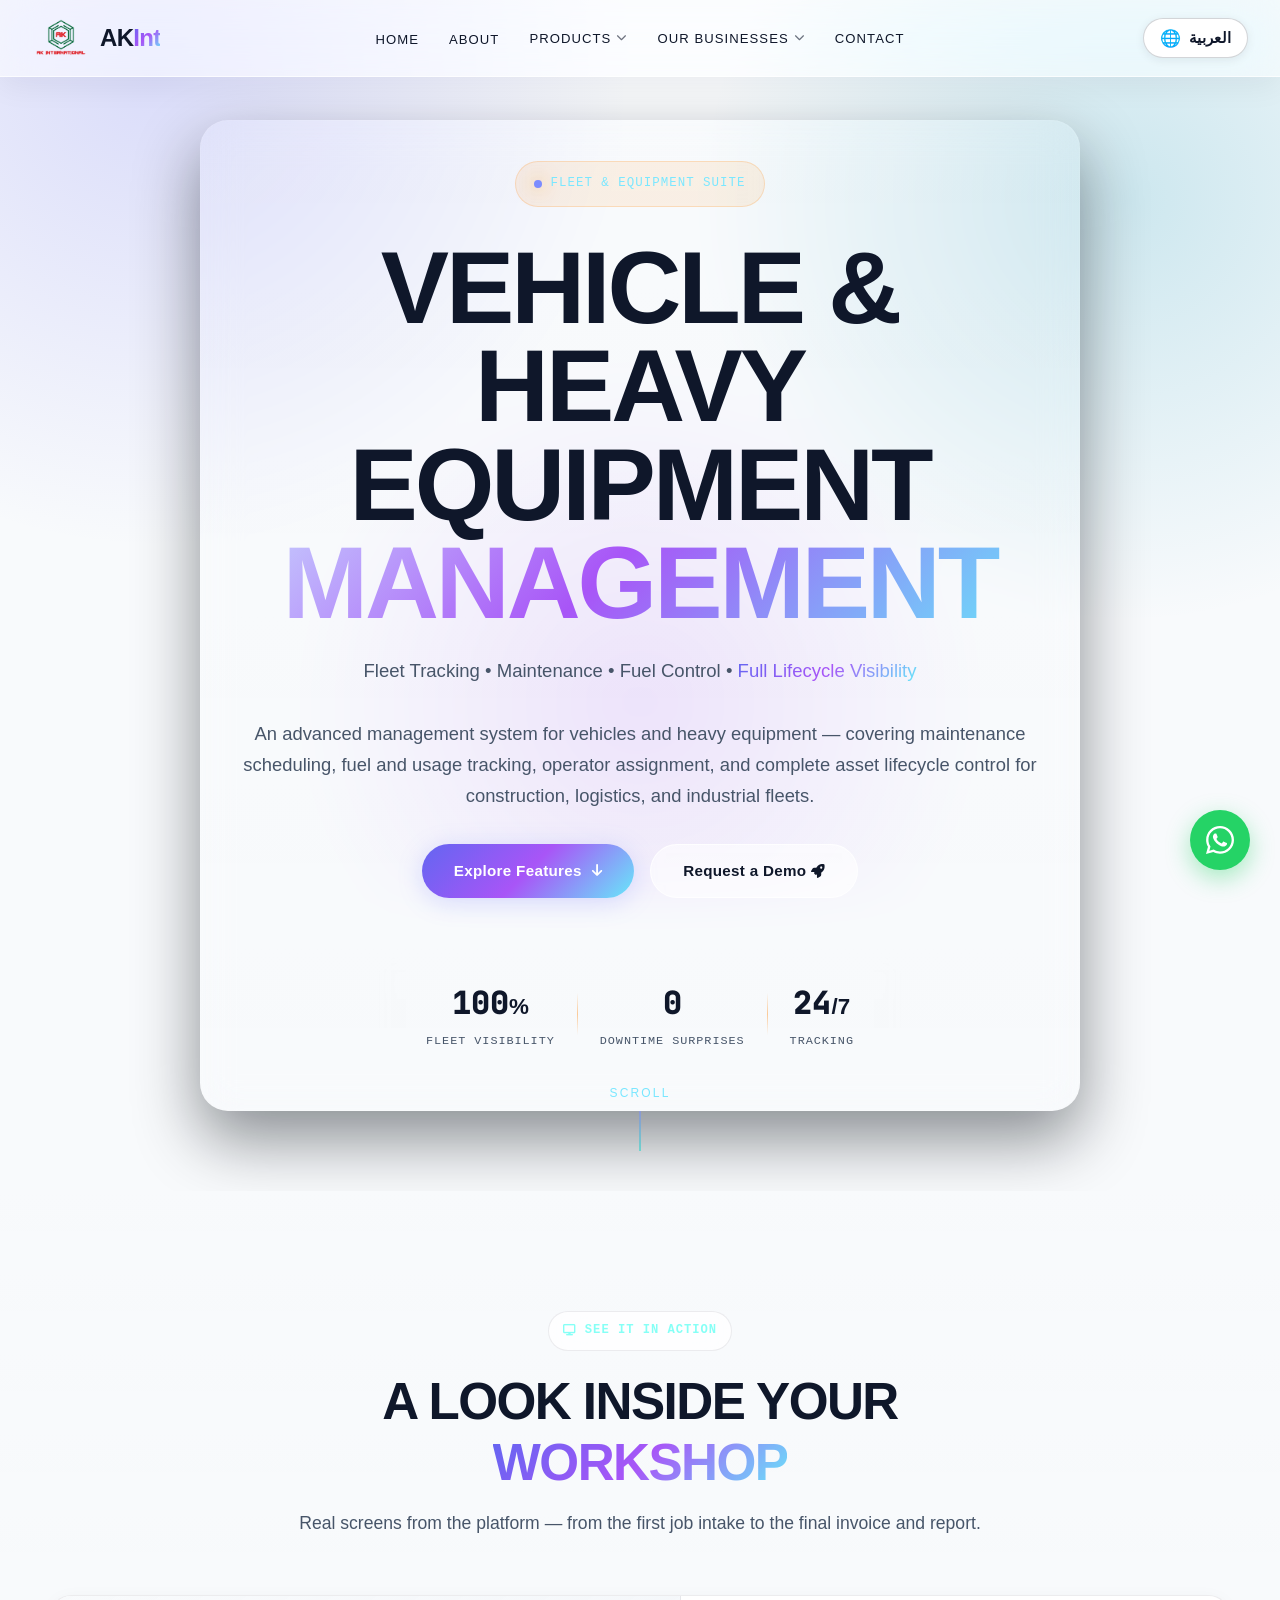
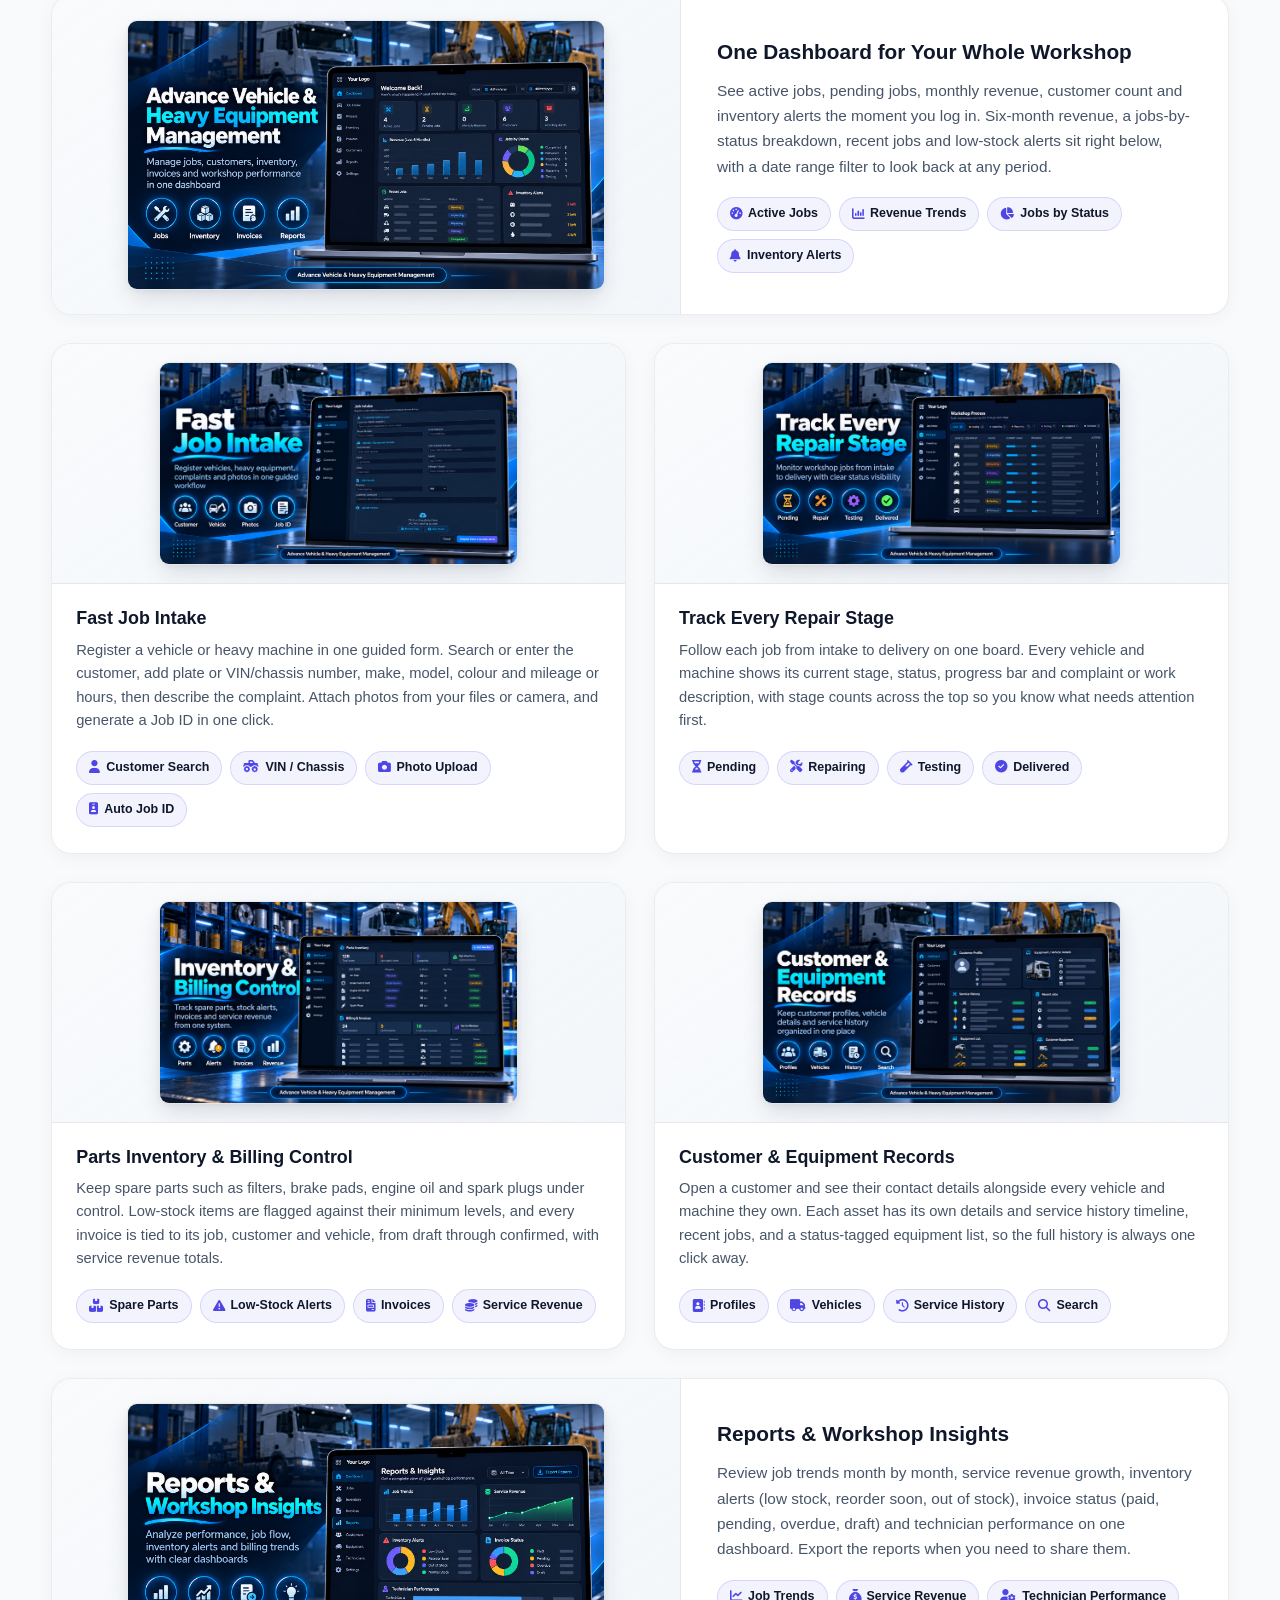
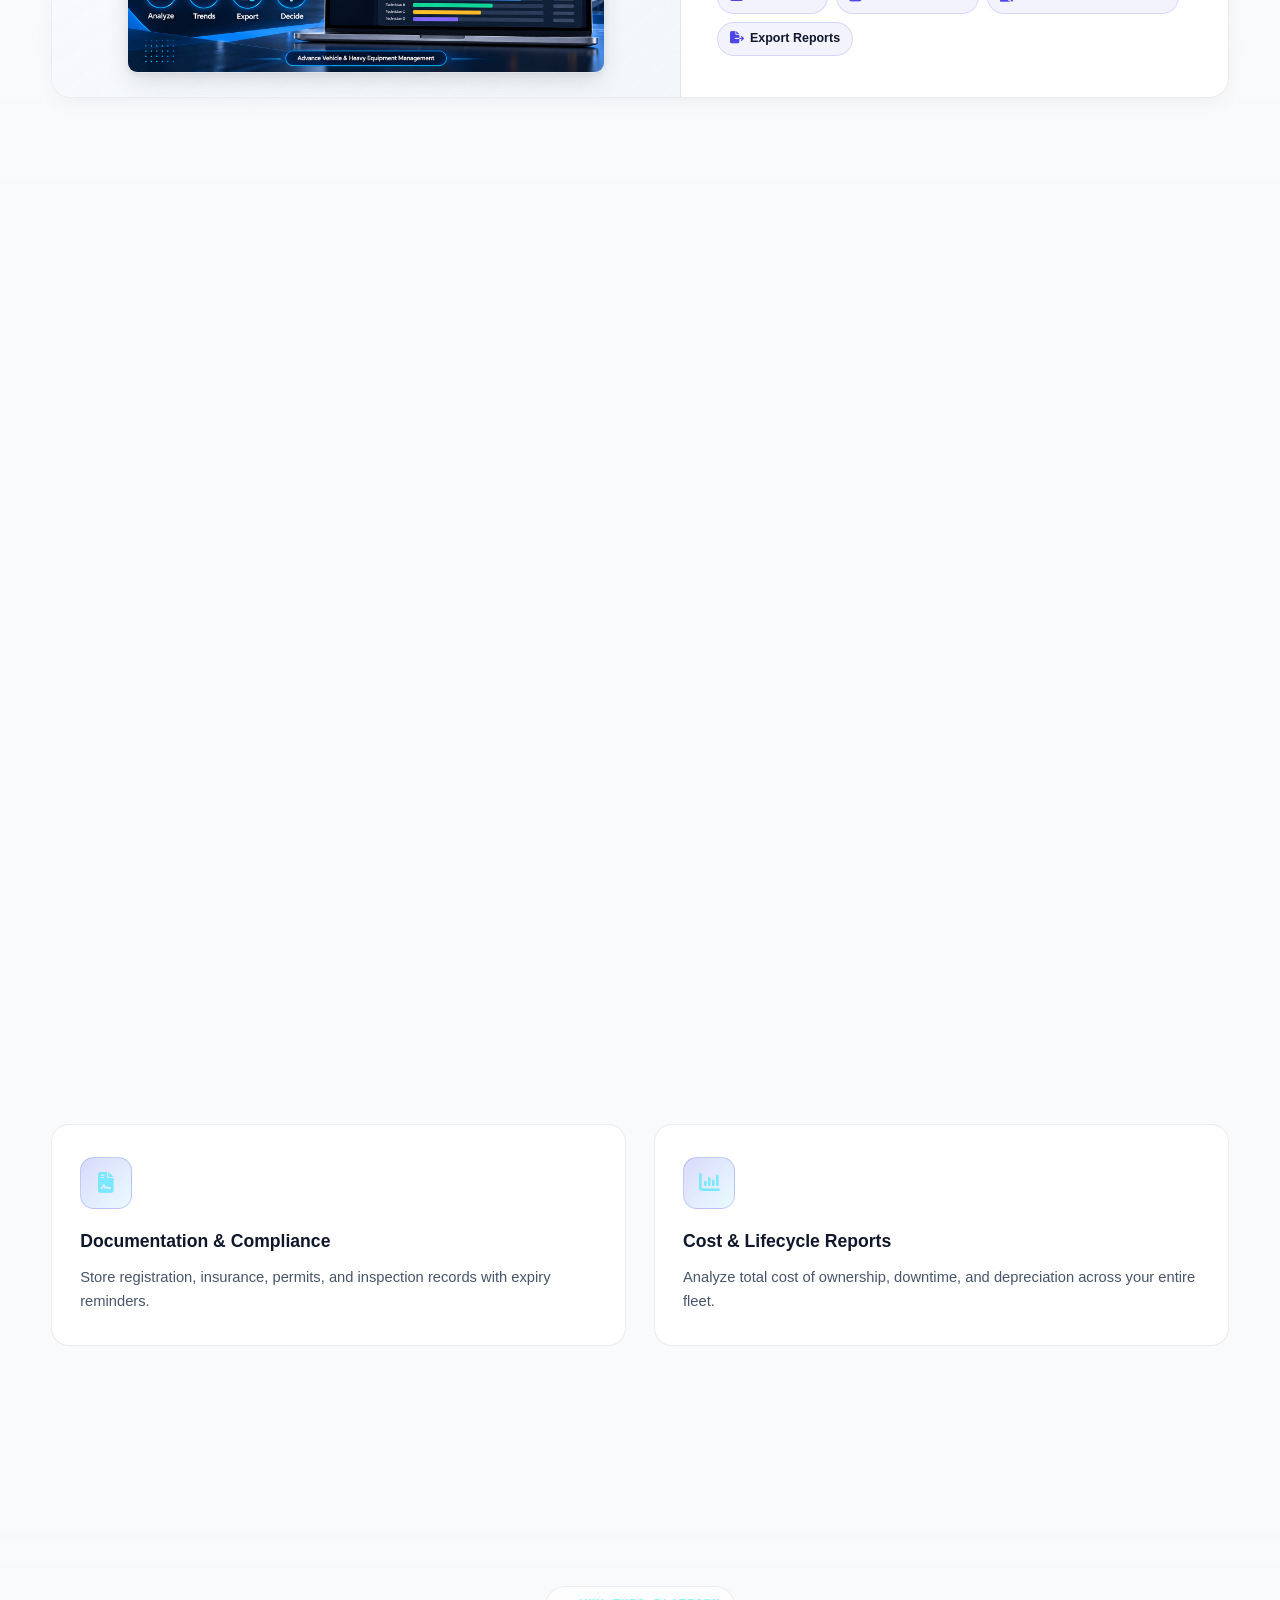
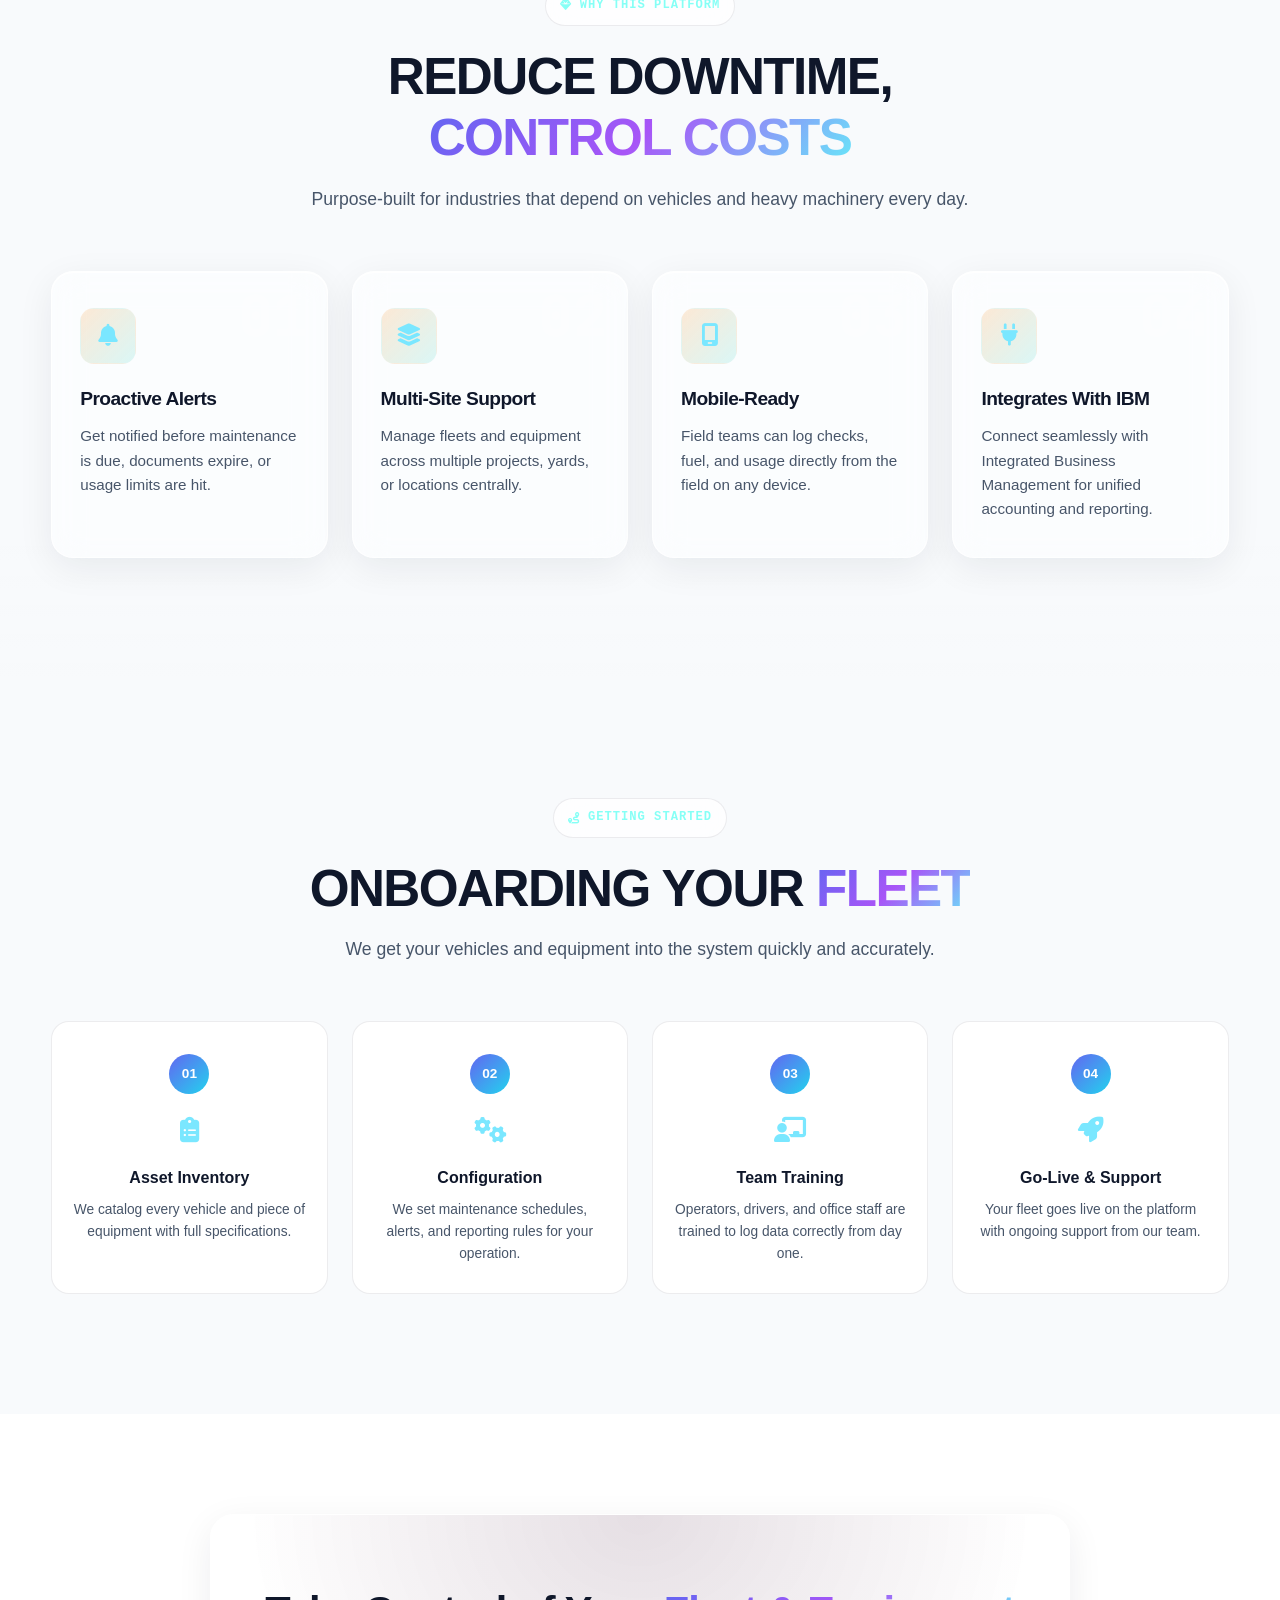
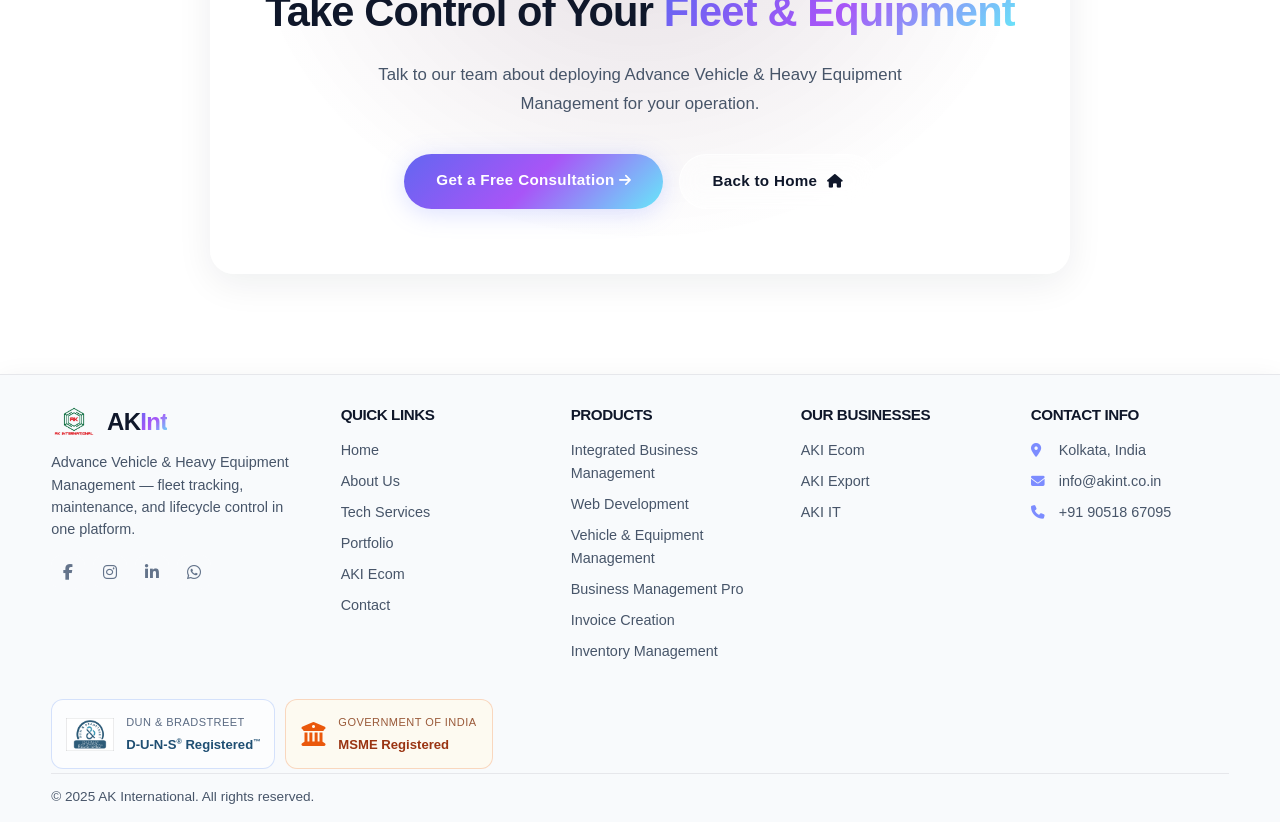
<file: vehicle-equipment-management.html>
<!DOCTYPE html>
<html lang="en">

<head>
    <meta charset="UTF-8">
    <meta name="viewport" content="width=device-width, initial-scale=1.0">
    <title>Advance Vehicle & Heavy Equipment Management - AK International</title>
    <meta name="description" content="Advance Vehicle & Heavy Equipment Management by AK International — track fleets, schedule maintenance, control fuel costs and manage equipment lifecycle in one system.">
    <link rel="shortcut icon" type="image/png" href="logo.png?v=20251110">
    <link rel="icon" type="image/png" sizes="32x32" href="logo.png?v=20251110">
    <link rel="icon" type="image/png" sizes="16x16" href="logo.png?v=20251110">
    <link rel="apple-touch-icon" href="logo.png?v=20251110">
    <link rel="preconnect" href="https://fonts.googleapis.com">
    <link rel="preconnect" href="https://fonts.gstatic.com" crossorigin>
    <link href="https://fonts.googleapis.com/css2?family=Inter:wght@300;400;500;600;700;800;900&family=JetBrains+Mono:wght@400;700&display=swap" rel="stylesheet">
    <link rel="stylesheet" href="https://cdnjs.cloudflare.com/ajax/libs/font-awesome/6.5.1/css/all.min.css">
    <link rel="stylesheet" href="styles.css">
    <link rel="stylesheet" href="products.css">
    <!-- Google tag (gtag.js) -->
    <script async src="https://www.googletagmanager.com/gtag/js?id=G-WEW70GGLH3"></script>
    <script>
        window.dataLayer = window.dataLayer || [];
        function gtag(){dataLayer.push(arguments);}
        gtag('js', new Date());
        gtag('config', 'G-WEW70GGLH3');
    </script>
</head>

<body class="page-with-home-bg">
    <div class="site-bg-media" aria-hidden="true">
        <video
            id="siteBgVideo"
            class="site-bg-media__video"
            src="https://d8j0ntlcm91z4.cloudfront.net/user_38xzZboKViGWJOttwIXH07lWA1P/hf_20260328_065045_c44942da-53c6-4804-b734-f9e07fc22e08.mp4"
            muted
            playsinline
            autoplay
        ></video>
    </div>

    <!-- Particle Canvas -->
    <canvas id="particleCanvas"></canvas>

    <!-- Custom Cursor -->
    <div class="cursor-dot" id="cursorDot"></div>
    <div class="cursor-ring" id="cursorRing"></div>

    <!-- Navigation -->
    <nav class="navbar" id="navbar">
        <div class="container">
            <a href="index.html" class="logo">
                <img src="company-logo.png" alt="AK International Logo" class="logo-img">
                <span class="logo-text">AK<span class="logo-accent">Int</span></span>
            </a>
            <ul class="nav-menu" id="navMenu">
                <li><a href="index.html" class="nav-link" data-text="Home">Home</a></li>
                <li><a href="index.html#about" class="nav-link" data-text="About">About</a></li>
                <li class="nav-item--dropdown">
                    <a href="#" class="nav-link" data-text="Products" aria-haspopup="true" aria-expanded="false">Products <i class="fas fa-chevron-down nav-dropdown-arrow"></i></a>
                    <ul class="nav-dropdown">
                        <li><a href="ibm.html" class="nav-dropdown__link"><i class="fas fa-building"></i>Integrated Business Management (IBM)</a></li>
                        <li class="nav-dropdown__divider"></li>
                        <li><a href="web-development.html" class="nav-dropdown__link"><i class="fas fa-code"></i>Web Development</a></li>
                        <li class="nav-dropdown__divider"></li>
                        <li><a href="vehicle-equipment-management.html" class="nav-dropdown__link active"><i class="fas fa-truck"></i>Advance Vehicle &amp; Heavy Equipment Management</a></li>
                        <li class="nav-dropdown__divider"></li>
                        <li><a href="business-management-light.html" class="nav-dropdown__link"><i class="fas fa-briefcase"></i>Business Management Pro</a></li>
                        <li class="nav-dropdown__divider"></li>
                        <li><a href="invoice-creation.html" class="nav-dropdown__link"><i class="fas fa-file-invoice"></i>Invoice Creation</a></li>
                        <li class="nav-dropdown__divider"></li>
                        <li><a href="inventory-management.html" class="nav-dropdown__link"><i class="fas fa-boxes-stacked"></i>Inventory Management</a></li>
                        <li class="nav-dropdown__divider"></li>
                        <li><a href="https://akint.co.in/odoo.html" class="nav-dropdown__link"><i class="fas fa-cubes"></i>Odoo Solutions</a></li>
                        <li class="nav-dropdown__divider"></li>
                        <li><span class="nav-dropdown__link" aria-disabled="true"><i class="fas fa-globe"></i>Global Import Export Management</span></li>
                    </ul>
                </li>
                <li class="nav-item--dropdown">
                    <a href="#" class="nav-link" data-text="Our Businesses" aria-haspopup="true" aria-expanded="false">Our Businesses <i class="fas fa-chevron-down nav-dropdown-arrow"></i></a>
                    <ul class="nav-dropdown">
                        <li><a href="https://store.akint.co.in/" class="nav-dropdown__link" target="_blank" rel="noopener"><i class="fas fa-cart-shopping"></i>AKI Ecom</a></li>
                        <li class="nav-dropdown__divider"></li>
                        <li><a href="https://export.akint.co.in/" target="_blank" rel="noopener" class="nav-dropdown__link"><i class="fas fa-ship"></i>AKI Export</a></li>
                        <li class="nav-dropdown__divider"></li>
                        <li><a href="https://tech.akint.co.in/" target="_blank" rel="noopener" class="nav-dropdown__link"><i class="fas fa-laptop-code"></i>AKI IT</a></li>
                    </ul>
                </li>
                <li><a href="index.html#contact" class="nav-link" data-text="Contact">Contact</a></li>
            </ul>
            <div class="hamburger" id="hamburger">
                <span></span>
                <span></span>
                <span></span>
            </div>
        </div>
    </nav>

    <!-- Hero Section -->
    <section class="product-hero" id="hero">
        <div class="hero-grid-bg"></div>
        <div class="hero-glow hero-glow--1"></div>
        <div class="hero-glow hero-glow--2"></div>
        <div class="hero-glow hero-glow--3"></div>
        <div class="product-hero__content">
            <div class="hero-badge reveal">
                <span class="hero-badge__dot"></span>
                Fleet &amp; Equipment Suite
            </div>
            <h1 class="hero-title reveal">
                <span class="hero-line">Vehicle &amp; Heavy Equipment</span>
                <span class="hero-line hero-line--gradient">Management</span>
            </h1>
            <p class="hero-subtitle reveal">
                Fleet Tracking &bull; Maintenance &bull; Fuel Control &bull; <span class="text-gradient">Full Lifecycle Visibility</span>
            </p>
            <p class="product-hero__desc reveal">
                An advanced management system for vehicles and heavy equipment — covering maintenance scheduling, fuel and usage tracking, operator assignment, and complete asset lifecycle control for construction, logistics, and industrial fleets.
            </p>
            <div class="hero-buttons reveal">
                <a href="#features" class="btn btn--primary magnetic-btn">
                    <span>Explore Features</span>
                    <i class="fas fa-arrow-down"></i>
                </a>
                <a href="index.html#contact" class="btn btn--outline magnetic-btn">
                    <span>Request a Demo</span>
                    <i class="fas fa-rocket"></i>
                </a>
            </div>
            <div class="hero-stats reveal">
                <div class="hero-stat">
                    <span class="hero-stat__number" data-count="100">0</span><span class="hero-stat__plus">%</span>
                    <span class="hero-stat__label">Fleet Visibility</span>
                </div>
                <div class="hero-stat__divider"></div>
                <div class="hero-stat">
                    <span class="hero-stat__number" data-count="0">0</span>
                    <span class="hero-stat__label">Downtime Surprises</span>
                </div>
                <div class="hero-stat__divider"></div>
                <div class="hero-stat">
                    <span class="hero-stat__number" data-count="24">0</span><span class="hero-stat__plus">/7</span>
                    <span class="hero-stat__label">Tracking</span>
                </div>
            </div>
        </div>
        <div class="hero-scroll">
            <span>Scroll</span>
            <div class="hero-scroll__line"></div>
        </div>
    </section>

    <!-- Product Showcase Section -->
    <section class="section" id="showcase">
        <div class="container">
            <div class="section-header reveal">
                <span class="section-tag"><i class="fas fa-display"></i> See It In Action</span>
                <h2 class="section-title">A Look Inside Your <span class="text-gradient">Workshop</span></h2>
                <p class="section-desc">Real screens from the platform — from the first job intake to the final invoice and report.</p>
            </div>
            <div class="product-showcase-grid">
                <div class="product-showcase-card reveal product-showcase-card--wide" data-tilt>
                    <div class="product-showcase-card__img">
                        <img src="assets/AVHEM/01-dashboard-management.png" alt="Workshop dashboard with active and pending job counts, monthly revenue, customers, inventory alerts, a six-month revenue chart, jobs by status and recent jobs" width="1672" height="941" loading="lazy">
                    </div>
                    <div class="product-showcase-card__body">
                        <h3>One Dashboard for Your Whole Workshop</h3>
                        <p>See active jobs, pending jobs, monthly revenue, customer count and inventory alerts the moment you log in. Six-month revenue, a jobs-by-status breakdown, recent jobs and low-stock alerts sit right below, with a date range filter to look back at any period.</p>
                        <div class="showcase-tags">
                            <span><i class="fas fa-gauge-high"></i> Active Jobs</span>
                            <span><i class="fas fa-chart-column"></i> Revenue Trends</span>
                            <span><i class="fas fa-chart-pie"></i> Jobs by Status</span>
                            <span><i class="fas fa-bell"></i> Inventory Alerts</span>
                        </div>
                    </div>
                </div>
                <div class="product-showcase-card reveal" data-tilt>
                    <div class="product-showcase-card__img">
                        <img src="assets/AVHEM/02-fast-job-intake.png" alt="Job intake form with customer search, phone and email, vehicle or equipment details including plate, VIN or chassis number, reading in KM, complaint field and photo upload" width="1672" height="941" loading="lazy">
                    </div>
                    <div class="product-showcase-card__body">
                        <h3>Fast Job Intake</h3>
                        <p>Register a vehicle or heavy machine in one guided form. Search or enter the customer, add plate or VIN/chassis number, make, model, colour and mileage or hours, then describe the complaint. Attach photos from your files or camera, and generate a Job ID in one click.</p>
                        <div class="showcase-tags">
                            <span><i class="fas fa-user"></i> Customer Search</span>
                            <span><i class="fas fa-truck-monster"></i> VIN / Chassis</span>
                            <span><i class="fas fa-camera"></i> Photo Upload</span>
                            <span><i class="fas fa-id-badge"></i> Auto Job ID</span>
                        </div>
                    </div>
                </div>
                <div class="product-showcase-card reveal" data-tilt>
                    <div class="product-showcase-card__img">
                        <img src="assets/AVHEM/03-track-every-repair-stage.png" alt="Workshop process table tracking each vehicle or equipment job through pending, inspecting, repairing, testing, completed and delivered stages with progress bars" width="1672" height="941" loading="lazy">
                    </div>
                    <div class="product-showcase-card__body">
                        <h3>Track Every Repair Stage</h3>
                        <p>Follow each job from intake to delivery on one board. Every vehicle and machine shows its current stage, status, progress bar and complaint or work description, with stage counts across the top so you know what needs attention first.</p>
                        <div class="showcase-tags">
                            <span><i class="fas fa-hourglass-half"></i> Pending</span>
                            <span><i class="fas fa-screwdriver-wrench"></i> Repairing</span>
                            <span><i class="fas fa-vial"></i> Testing</span>
                            <span><i class="fas fa-circle-check"></i> Delivered</span>
                        </div>
                    </div>
                </div>
                <div class="product-showcase-card reveal" data-tilt>
                    <div class="product-showcase-card__img">
                        <img src="assets/AVHEM/04-inventory-billing-control.png" alt="Parts inventory table with category, in-stock quantity, minimum required and stock status, plus billing summary with draft and confirmed invoices and service revenue" width="1672" height="941" loading="lazy">
                    </div>
                    <div class="product-showcase-card__body">
                        <h3>Parts Inventory &amp; Billing Control</h3>
                        <p>Keep spare parts such as filters, brake pads, engine oil and spark plugs under control. Low-stock items are flagged against their minimum levels, and every invoice is tied to its job, customer and vehicle, from draft through confirmed, with service revenue totals.</p>
                        <div class="showcase-tags">
                            <span><i class="fas fa-boxes-stacked"></i> Spare Parts</span>
                            <span><i class="fas fa-triangle-exclamation"></i> Low-Stock Alerts</span>
                            <span><i class="fas fa-file-invoice"></i> Invoices</span>
                            <span><i class="fas fa-coins"></i> Service Revenue</span>
                        </div>
                    </div>
                </div>
                <div class="product-showcase-card reveal" data-tilt>
                    <div class="product-showcase-card__img">
                        <img src="assets/AVHEM/05-customer-equipment-records.png" alt="Customer and equipment record screen with customer profile, vehicle details, service history timeline, recent jobs, and equipment list with thumbnails and status" width="1672" height="941" loading="lazy">
                    </div>
                    <div class="product-showcase-card__body">
                        <h3>Customer &amp; Equipment Records</h3>
                        <p>Open a customer and see their contact details alongside every vehicle and machine they own. Each asset has its own details and service history timeline, recent jobs, and a status-tagged equipment list, so the full history is always one click away.</p>
                        <div class="showcase-tags">
                            <span><i class="fas fa-address-book"></i> Profiles</span>
                            <span><i class="fas fa-truck"></i> Vehicles</span>
                            <span><i class="fas fa-clock-rotate-left"></i> Service History</span>
                            <span><i class="fas fa-magnifying-glass"></i> Search</span>
                        </div>
                    </div>
                </div>
                <div class="product-showcase-card reveal product-showcase-card--wide" data-tilt>
                    <div class="product-showcase-card__img">
                        <img src="assets/AVHEM/06-reports-workshop-insights.png" alt="Reports and insights screen with job trends bar chart, service revenue line chart, inventory alerts donut, invoice status donut, technician performance bars and export button" width="1672" height="941" loading="lazy">
                    </div>
                    <div class="product-showcase-card__body">
                        <h3>Reports &amp; Workshop Insights</h3>
                        <p>Review job trends month by month, service revenue growth, inventory alerts (low stock, reorder soon, out of stock), invoice status (paid, pending, overdue, draft) and technician performance on one dashboard. Export the reports when you need to share them.</p>
                        <div class="showcase-tags">
                            <span><i class="fas fa-chart-line"></i> Job Trends</span>
                            <span><i class="fas fa-sack-dollar"></i> Service Revenue</span>
                            <span><i class="fas fa-user-gear"></i> Technician Performance</span>
                            <span><i class="fas fa-file-export"></i> Export Reports</span>
                        </div>
                    </div>
                </div>
            </div>
        </div>
    </section>

    <!-- Key Features Section -->
    <section class="section section--dark" id="features">
        <div class="container">
            <div class="section-header reveal">
                <span class="section-tag"><i class="fas fa-cubes"></i> Key Features</span>
                <h2 class="section-title">Complete Fleet &amp; Equipment <span class="text-gradient">Control</span></h2>
                <p class="section-desc">From a single truck to a full construction fleet, manage every asset from one dashboard.</p>
            </div>
            <div class="product-details-grid">
                <div class="product-detail-card reveal" data-tilt>
                    <div class="product-detail-card__icon"><i class="fas fa-location-crosshairs"></i></div>
                    <h3>Real-Time Tracking</h3>
                    <p>Monitor vehicle and equipment location, status, and utilization across all your sites.</p>
                </div>
                <div class="product-detail-card reveal" data-tilt>
                    <div class="product-detail-card__icon"><i class="fas fa-screwdriver-wrench"></i></div>
                    <h3>Preventive Maintenance</h3>
                    <p>Automated service schedules and alerts based on usage hours, mileage, or calendar intervals.</p>
                </div>
                <div class="product-detail-card reveal" data-tilt>
                    <div class="product-detail-card__icon"><i class="fas fa-gas-pump"></i></div>
                    <h3>Fuel &amp; Usage Tracking</h3>
                    <p>Log fuel consumption and operating hours to control costs and catch anomalies early.</p>
                </div>
                <div class="product-detail-card reveal" data-tilt>
                    <div class="product-detail-card__icon"><i class="fas fa-id-card"></i></div>
                    <h3>Operator &amp; Driver Management</h3>
                    <p>Assign operators, track licenses and certifications, and log driver/operator history.</p>
                </div>
                <div class="product-detail-card reveal" data-tilt>
                    <div class="product-detail-card__icon"><i class="fas fa-file-contract"></i></div>
                    <h3>Documentation &amp; Compliance</h3>
                    <p>Store registration, insurance, permits, and inspection records with expiry reminders.</p>
                </div>
                <div class="product-detail-card reveal" data-tilt>
                    <div class="product-detail-card__icon"><i class="fas fa-chart-column"></i></div>
                    <h3>Cost &amp; Lifecycle Reports</h3>
                    <p>Analyze total cost of ownership, downtime, and depreciation across your entire fleet.</p>
                </div>
            </div>
        </div>
    </section>

    <!-- Why Choose Section -->
    <section class="section" id="why">
        <div class="container">
            <div class="section-header reveal">
                <span class="section-tag"><i class="fas fa-gem"></i> Why This Platform</span>
                <h2 class="section-title">Reduce Downtime, <span class="text-gradient">Control Costs</span></h2>
                <p class="section-desc">Purpose-built for industries that depend on vehicles and heavy machinery every day.</p>
            </div>
            <div class="features-grid">
                <div class="feature-card reveal" data-tilt>
                    <div class="feature-card__glow"></div>
                    <div class="feature-card__icon">
                        <i class="fas fa-bell"></i>
                    </div>
                    <h3>Proactive Alerts</h3>
                    <p>Get notified before maintenance is due, documents expire, or usage limits are hit.</p>
                    <div class="feature-card__number">01</div>
                </div>
                <div class="feature-card reveal" data-tilt>
                    <div class="feature-card__glow"></div>
                    <div class="feature-card__icon">
                        <i class="fas fa-layer-group"></i>
                    </div>
                    <h3>Multi-Site Support</h3>
                    <p>Manage fleets and equipment across multiple projects, yards, or locations centrally.</p>
                    <div class="feature-card__number">02</div>
                </div>
                <div class="feature-card reveal" data-tilt>
                    <div class="feature-card__glow"></div>
                    <div class="feature-card__icon">
                        <i class="fas fa-mobile-screen"></i>
                    </div>
                    <h3>Mobile-Ready</h3>
                    <p>Field teams can log checks, fuel, and usage directly from the field on any device.</p>
                    <div class="feature-card__number">03</div>
                </div>
                <div class="feature-card reveal" data-tilt>
                    <div class="feature-card__glow"></div>
                    <div class="feature-card__icon">
                        <i class="fas fa-plug"></i>
                    </div>
                    <h3>Integrates With IBM</h3>
                    <p>Connect seamlessly with Integrated Business Management for unified accounting and reporting.</p>
                    <div class="feature-card__number">04</div>
                </div>
            </div>
        </div>
    </section>

    <!-- Process Section -->
    <section class="section section--dark">
        <div class="container">
            <div class="section-header reveal">
                <span class="section-tag"><i class="fas fa-route"></i> Getting Started</span>
                <h2 class="section-title">Onboarding Your <span class="text-gradient">Fleet</span></h2>
                <p class="section-desc">We get your vehicles and equipment into the system quickly and accurately.</p>
            </div>
            <div class="product-process-grid">
                <div class="product-process-step reveal">
                    <div class="product-process-step__num">01</div>
                    <div class="product-process-step__icon"><i class="fas fa-clipboard-list"></i></div>
                    <h3>Asset Inventory</h3>
                    <p>We catalog every vehicle and piece of equipment with full specifications.</p>
                </div>
                <div class="product-process-step reveal">
                    <div class="product-process-step__num">02</div>
                    <div class="product-process-step__icon"><i class="fas fa-gears"></i></div>
                    <h3>Configuration</h3>
                    <p>We set maintenance schedules, alerts, and reporting rules for your operation.</p>
                </div>
                <div class="product-process-step reveal">
                    <div class="product-process-step__num">03</div>
                    <div class="product-process-step__icon"><i class="fas fa-chalkboard-user"></i></div>
                    <h3>Team Training</h3>
                    <p>Operators, drivers, and office staff are trained to log data correctly from day one.</p>
                </div>
                <div class="product-process-step reveal">
                    <div class="product-process-step__num">04</div>
                    <div class="product-process-step__icon"><i class="fas fa-rocket"></i></div>
                    <h3>Go-Live &amp; Support</h3>
                    <p>Your fleet goes live on the platform with ongoing support from our team.</p>
                </div>
            </div>
        </div>
    </section>

    <!-- CTA Section -->
    <section class="section-cta">
        <div class="container">
            <div class="cta-box reveal">
                <div class="cta-box__glow"></div>
                <h2>Take Control of Your <span class="text-gradient">Fleet &amp; Equipment</span></h2>
                <p>Talk to our team about deploying Advance Vehicle &amp; Heavy Equipment Management for your operation.</p>
                <div class="cta-box__buttons">
                    <a href="index.html#contact" class="btn btn--primary magnetic-btn">
                        <span>Get a Free Consultation</span>
                        <i class="fas fa-arrow-right"></i>
                    </a>
                    <a href="index.html" class="btn btn--outline magnetic-btn">
                        <span>Back to Home</span>
                        <i class="fas fa-home"></i>
                    </a>
                </div>
            </div>
        </div>
    </section>

    <!-- Footer -->
    <footer class="footer">
        <div class="container">
            <div class="footer-grid">
                <div class="footer-col footer-col--brand">
                    <div class="footer-logo">
                        <img src="company-logo.png" alt="AK International Logo" class="logo-img">
                        <span class="logo-text">AK<span class="logo-accent">Int</span></span>
                    </div>
                    <p>Advance Vehicle &amp; Heavy Equipment Management — fleet tracking, maintenance, and lifecycle control in one platform.</p>
                    <div class="social-links">
                        <a href="#" aria-label="Facebook"><i class="fab fa-facebook-f"></i></a>
                        <a href="https://www.instagram.com/ak_int_office/?hl=en" aria-label="Instagram" target="_blank" rel="noopener"><i class="fab fa-instagram"></i></a>
                        <a href="https://www.linkedin.com/in/ak-international-9188b13ab" aria-label="LinkedIn"><i class="fab fa-linkedin-in"></i></a>
                        <a href="#" aria-label="WhatsApp"><i class="fab fa-whatsapp"></i></a>
                    </div>
                </div>
                <div class="footer-col">
                    <h4>Quick Links</h4>
                    <ul>
                        <li><a href="index.html">Home</a></li>
                        <li><a href="index.html#about">About Us</a></li>
                        <li><a href="index.html#services">Tech Services</a></li>
                        <li><a href="index.html#portfolio">Portfolio</a></li>
                        <li><a href="https://store.akint.co.in/" target="_blank" rel="noopener">AKI Ecom</a></li>
                        <li><a href="index.html#contact">Contact</a></li>
                    </ul>
                </div>
                <div class="footer-col">
                    <h4>Products</h4>
                    <ul>
                        <li><a href="ibm.html">Integrated Business Management</a></li>
                        <li><a href="web-development.html">Web Development</a></li>
                        <li><a href="vehicle-equipment-management.html">Vehicle &amp; Equipment Management</a></li>
                        <li><a href="business-management-light.html">Business Management Pro</a></li>
                        <li><a href="invoice-creation.html">Invoice Creation</a></li>
                        <li><a href="inventory-management.html">Inventory Management</a></li>
                    </ul>
                </div>
                <div class="footer-col">
                    <h4>Our Businesses</h4>
                    <ul>
                        <li><a href="https://store.akint.co.in/" target="_blank" rel="noopener">AKI Ecom</a></li>
                        <li><a href="https://export.akint.co.in/" target="_blank" rel="noopener">AKI Export</a></li>
                        <li><a href="https://tech.akint.co.in/" target="_blank" rel="noopener">AKI IT</a></li>
                    </ul>
                </div>
                <div class="footer-col">
                    <h4>Contact Info</h4>
                    <ul class="footer-contact">
                        <li><i class="fas fa-location-dot"></i> Kolkata, India</li>
                        <li><i class="fas fa-envelope"></i> info@akint.co.in</li>
                        <li><i class="fas fa-phone"></i> <a href="tel:+919051867095" class="phone-link" dir="ltr">+91 90518 67095</a></li>
                    </ul>
                </div>
            </div>
            <div class="footer-bottom">
                <p>&copy; 2025 AK International. All rights reserved.</p>
            </div>
        </div>
    </footer>

    <script src="script.js"></script>
</body>

</html>
</file>
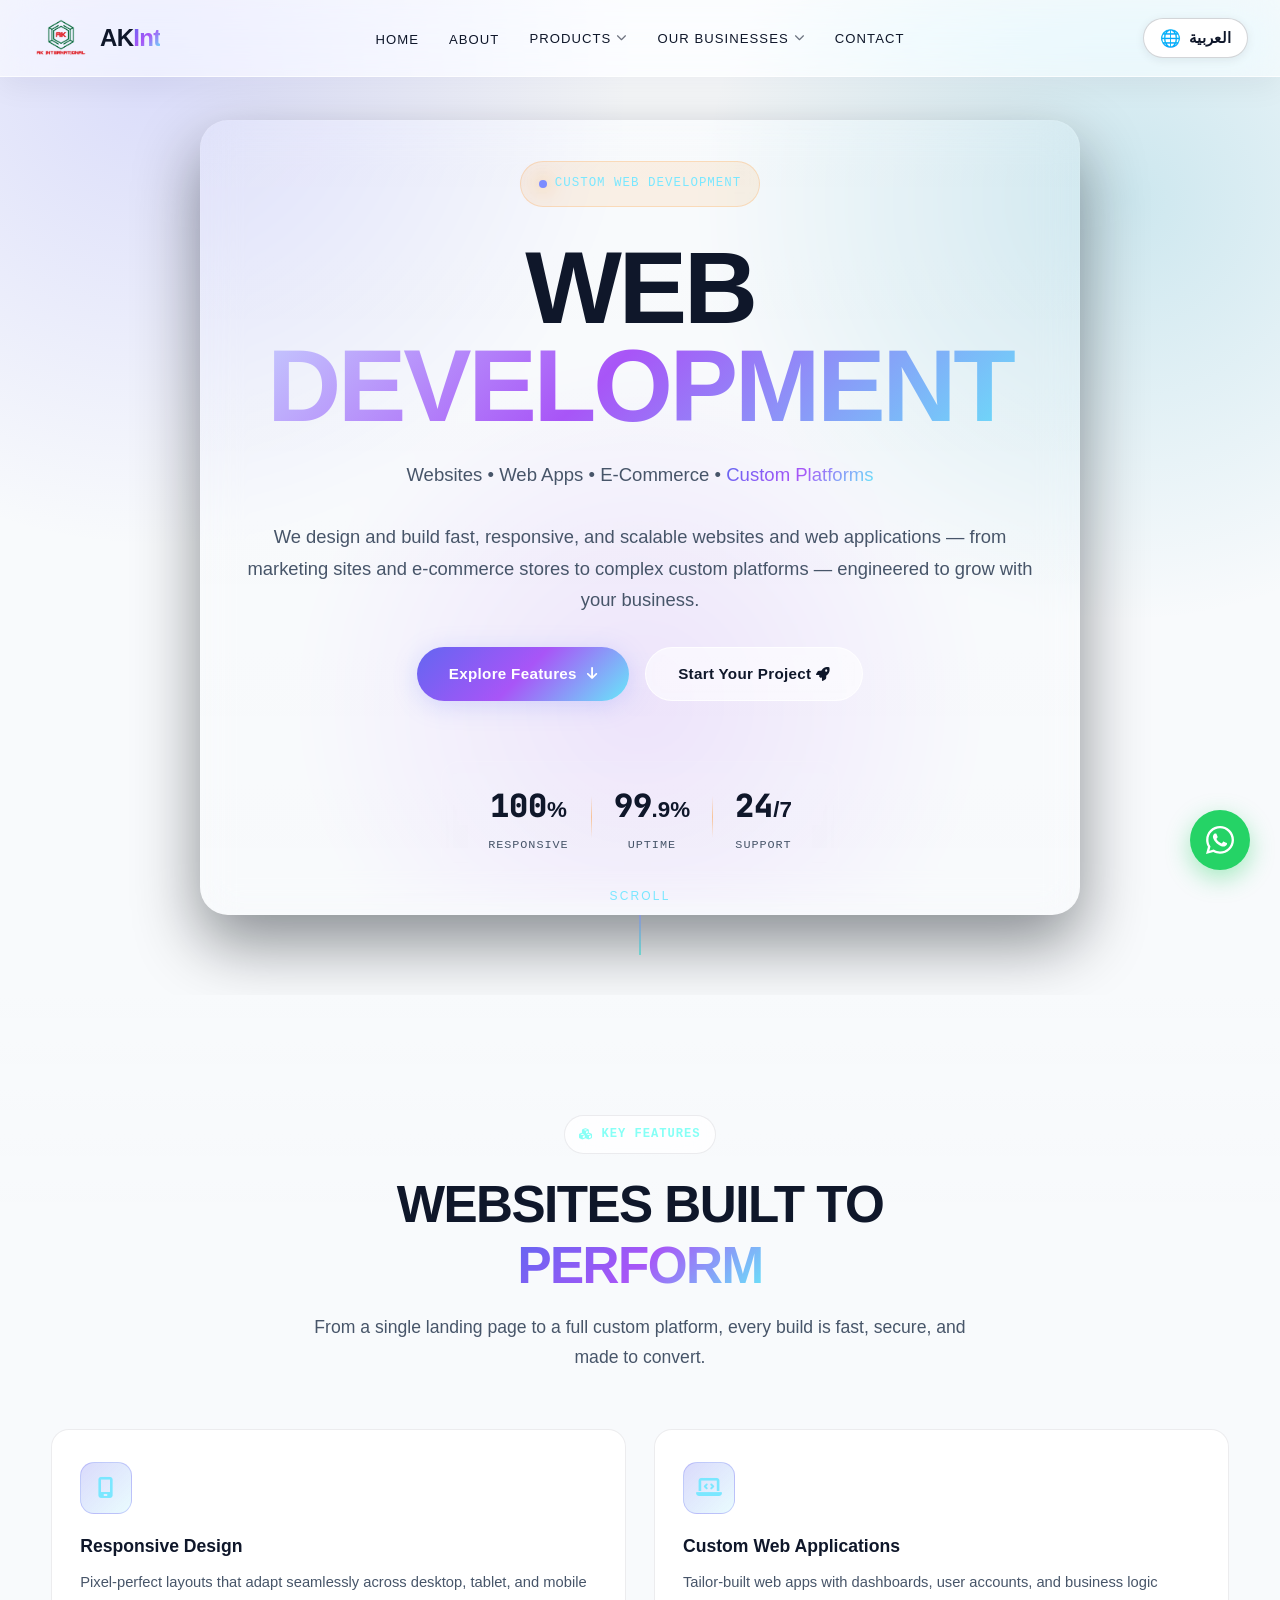
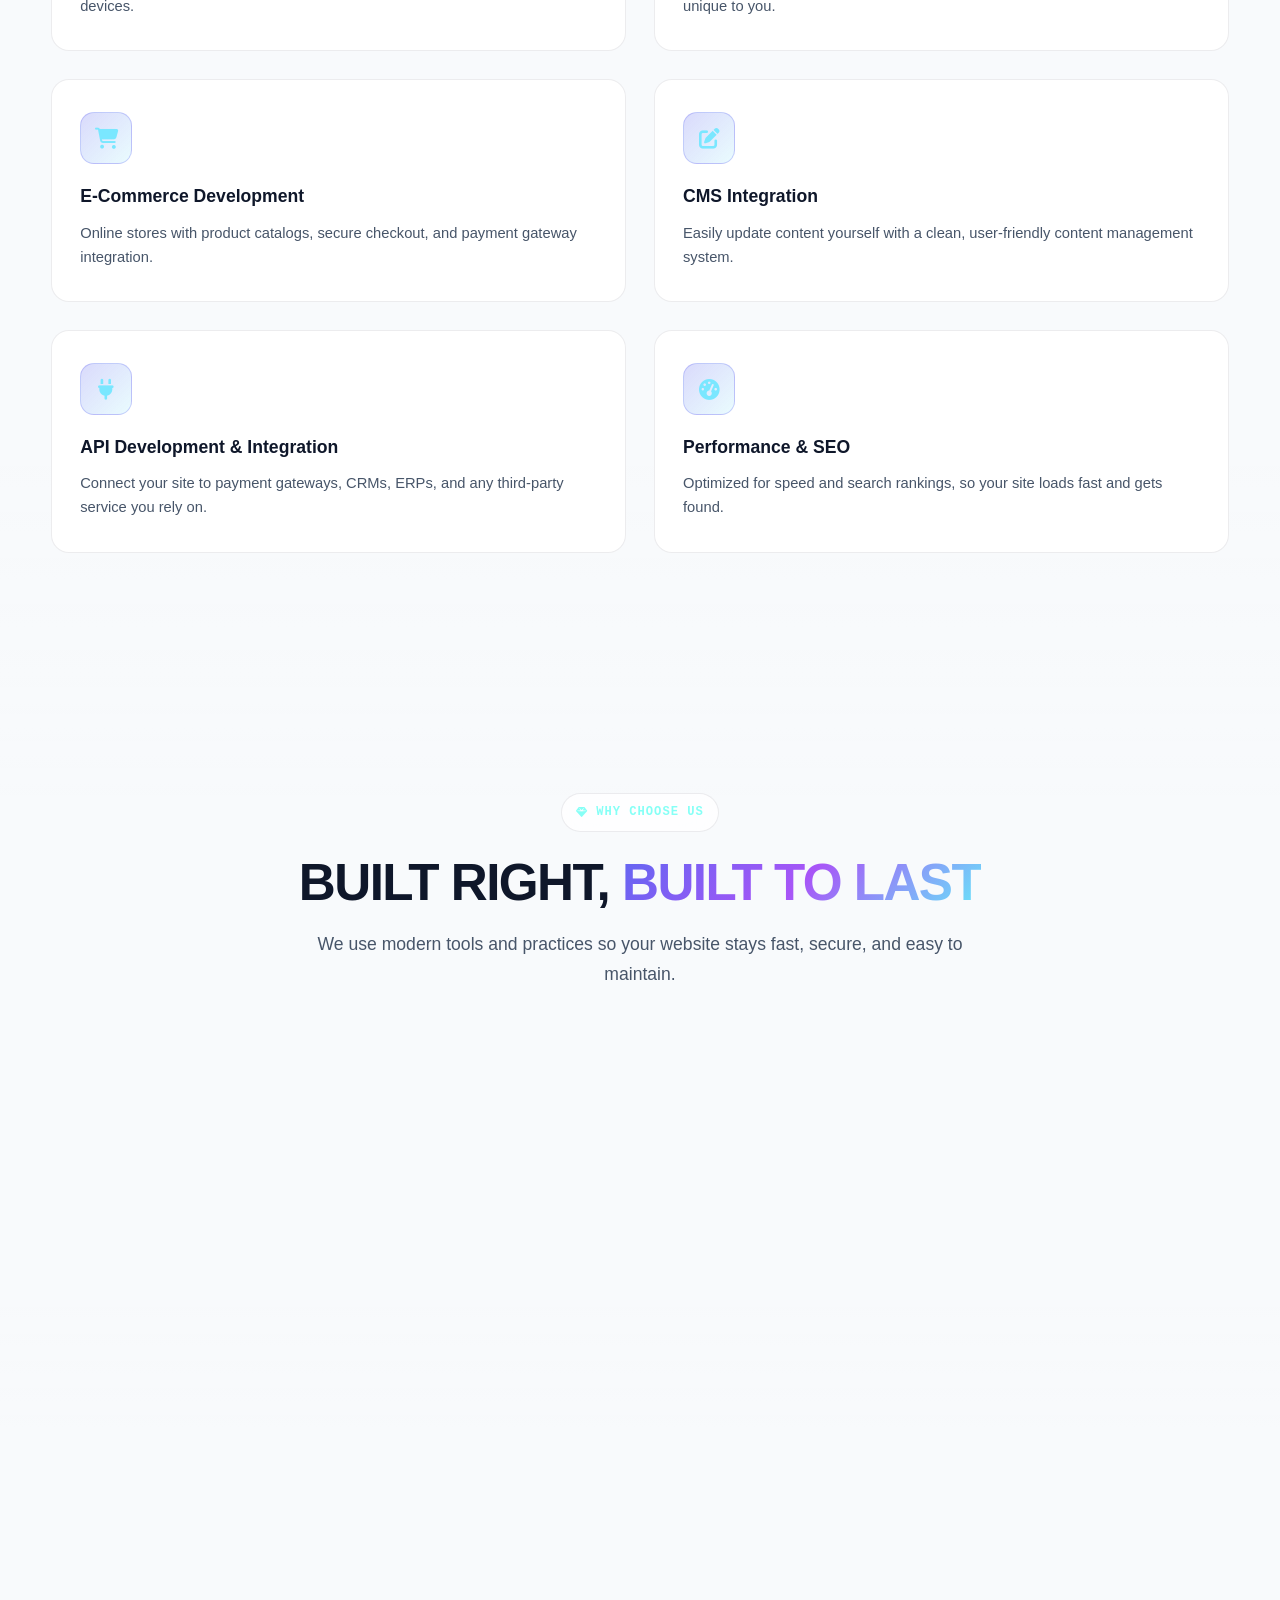
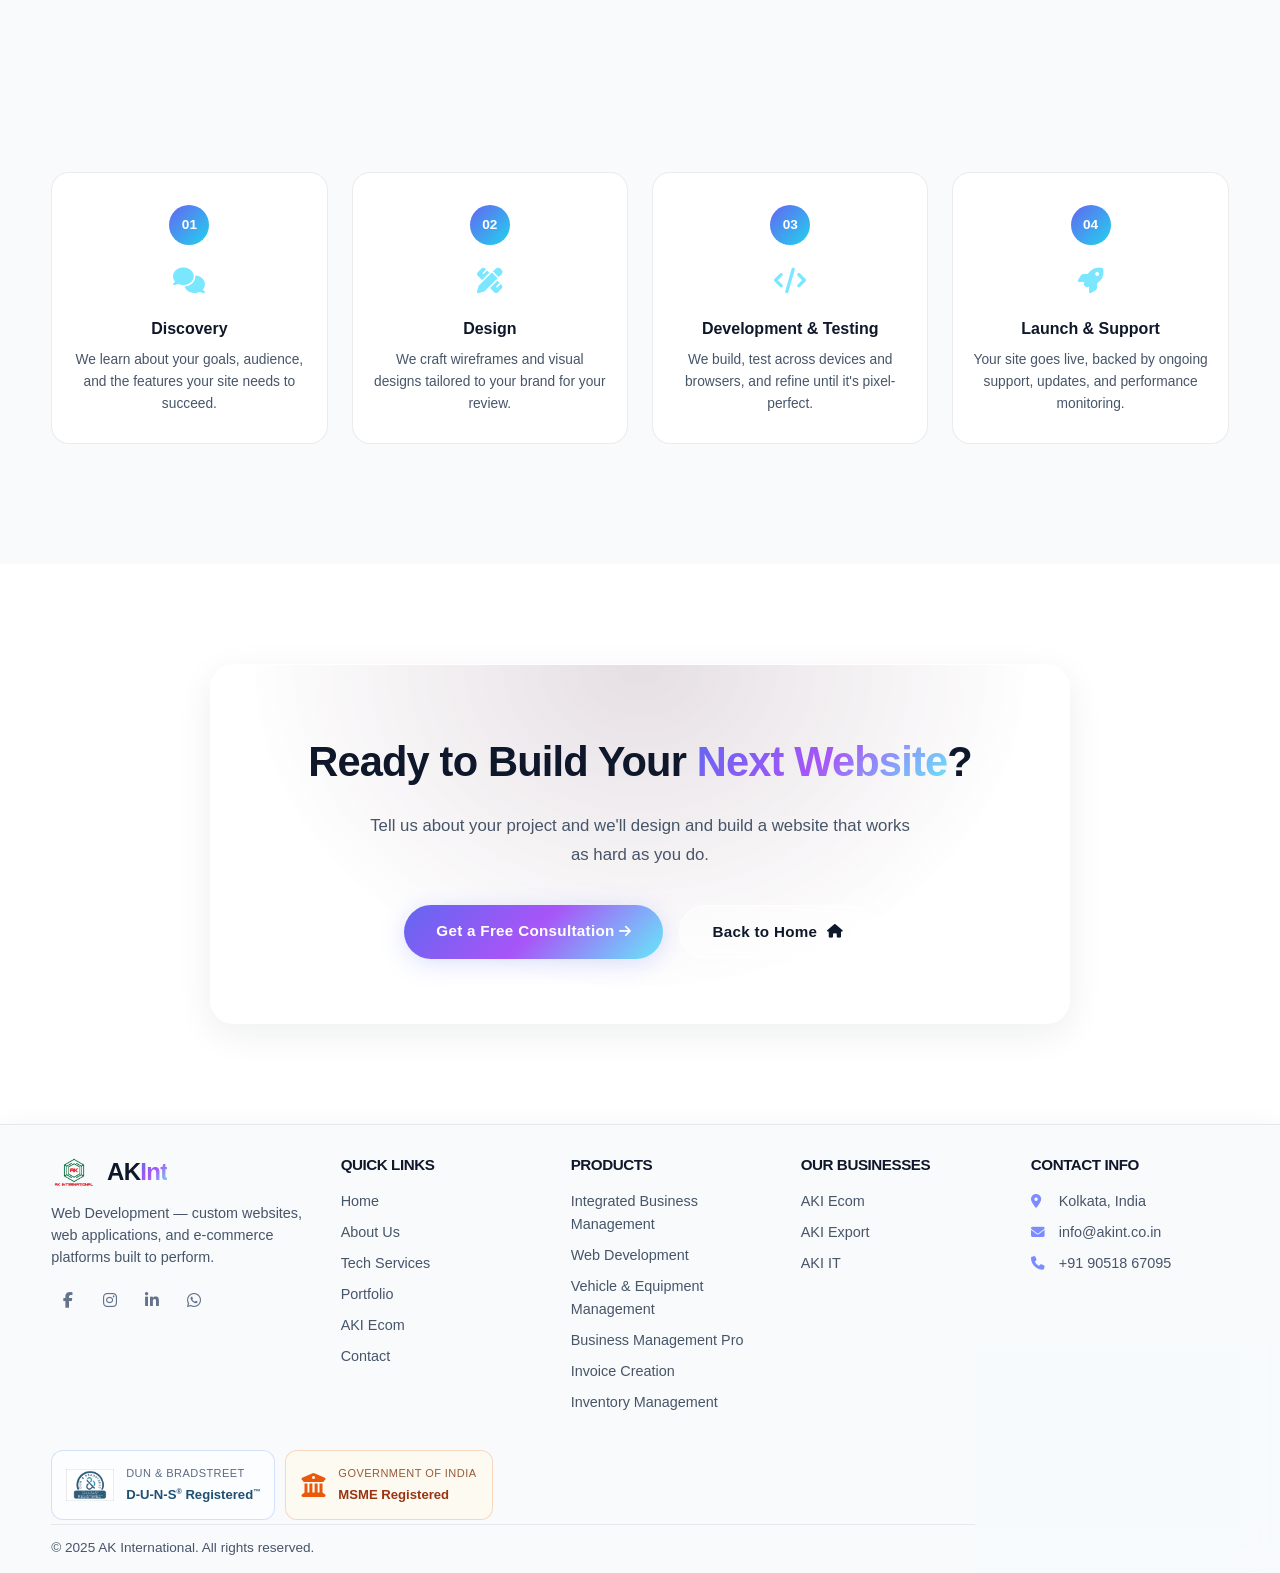
<file: web-development.html>
<!DOCTYPE html>
<html lang="en">

<head>
    <meta charset="UTF-8">
    <meta name="viewport" content="width=device-width, initial-scale=1.0">
    <title>Web Development - AK International</title>
    <meta name="description" content="Web Development by AK International — custom websites, web applications, and e-commerce platforms built to be fast, responsive, and scalable.">
    <link rel="shortcut icon" type="image/png" href="logo.png?v=20251110">
    <link rel="icon" type="image/png" sizes="32x32" href="logo.png?v=20251110">
    <link rel="icon" type="image/png" sizes="16x16" href="logo.png?v=20251110">
    <link rel="apple-touch-icon" href="logo.png?v=20251110">
    <link rel="preconnect" href="https://fonts.googleapis.com">
    <link rel="preconnect" href="https://fonts.gstatic.com" crossorigin>
    <link href="https://fonts.googleapis.com/css2?family=Inter:wght@300;400;500;600;700;800;900&family=JetBrains+Mono:wght@400;700&display=swap" rel="stylesheet">
    <link rel="stylesheet" href="https://cdnjs.cloudflare.com/ajax/libs/font-awesome/6.5.1/css/all.min.css">
    <link rel="stylesheet" href="styles.css">
    <link rel="stylesheet" href="products.css">
    <!-- Google tag (gtag.js) -->
    <script async src="https://www.googletagmanager.com/gtag/js?id=G-WEW70GGLH3"></script>
    <script>
        window.dataLayer = window.dataLayer || [];
        function gtag(){dataLayer.push(arguments);}
        gtag('js', new Date());
        gtag('config', 'G-WEW70GGLH3');
    </script>
</head>

<body class="page-with-home-bg">
    <div class="site-bg-media" aria-hidden="true">
        <video
            id="siteBgVideo"
            class="site-bg-media__video"
            src="https://d8j0ntlcm91z4.cloudfront.net/user_38xzZboKViGWJOttwIXH07lWA1P/hf_20260328_065045_c44942da-53c6-4804-b734-f9e07fc22e08.mp4"
            muted
            playsinline
            autoplay
        ></video>
    </div>

    <!-- Particle Canvas -->
    <canvas id="particleCanvas"></canvas>

    <!-- Custom Cursor -->
    <div class="cursor-dot" id="cursorDot"></div>
    <div class="cursor-ring" id="cursorRing"></div>

    <!-- Navigation -->
    <nav class="navbar" id="navbar">
        <div class="container">
            <a href="index.html" class="logo">
                <img src="company-logo.png" alt="AK International Logo" class="logo-img">
                <span class="logo-text">AK<span class="logo-accent">Int</span></span>
            </a>
            <ul class="nav-menu" id="navMenu">
                <li><a href="index.html" class="nav-link" data-text="Home">Home</a></li>
                <li><a href="index.html#about" class="nav-link" data-text="About">About</a></li>
                <li class="nav-item--dropdown">
                    <a href="#" class="nav-link" data-text="Products" aria-haspopup="true" aria-expanded="false">Products <i class="fas fa-chevron-down nav-dropdown-arrow"></i></a>
                    <ul class="nav-dropdown">
                        <li><a href="ibm.html" class="nav-dropdown__link"><i class="fas fa-building"></i>Integrated Business Management (IBM)</a></li>
                        <li class="nav-dropdown__divider"></li>
                        <li><a href="web-development.html" class="nav-dropdown__link active"><i class="fas fa-code"></i>Web Development</a></li>
                        <li class="nav-dropdown__divider"></li>
                        <li><a href="vehicle-equipment-management.html" class="nav-dropdown__link"><i class="fas fa-truck"></i>Advance Vehicle &amp; Heavy Equipment Management</a></li>
                        <li class="nav-dropdown__divider"></li>
                        <li><a href="business-management-light.html" class="nav-dropdown__link"><i class="fas fa-briefcase"></i>Business Management Pro</a></li>
                        <li class="nav-dropdown__divider"></li>
                        <li><a href="invoice-creation.html" class="nav-dropdown__link"><i class="fas fa-file-invoice"></i>Invoice Creation</a></li>
                        <li class="nav-dropdown__divider"></li>
                        <li><a href="inventory-management.html" class="nav-dropdown__link"><i class="fas fa-boxes-stacked"></i>Inventory Management</a></li>
                        <li class="nav-dropdown__divider"></li>
                        <li><a href="https://akint.co.in/odoo.html" class="nav-dropdown__link"><i class="fas fa-cubes"></i>Odoo Solutions</a></li>
                        <li class="nav-dropdown__divider"></li>
                        <li><span class="nav-dropdown__link" aria-disabled="true"><i class="fas fa-globe"></i>Global Import Export Management</span></li>
                    </ul>
                </li>
                <li class="nav-item--dropdown">
                    <a href="#" class="nav-link" data-text="Our Businesses" aria-haspopup="true" aria-expanded="false">Our Businesses <i class="fas fa-chevron-down nav-dropdown-arrow"></i></a>
                    <ul class="nav-dropdown">
                        <li><a href="https://store.akint.co.in/" class="nav-dropdown__link" target="_blank" rel="noopener"><i class="fas fa-cart-shopping"></i>AKI Ecom</a></li>
                        <li class="nav-dropdown__divider"></li>
                        <li><a href="https://export.akint.co.in/" target="_blank" rel="noopener" class="nav-dropdown__link"><i class="fas fa-ship"></i>AKI Export</a></li>
                        <li class="nav-dropdown__divider"></li>
                        <li><a href="https://tech.akint.co.in/" target="_blank" rel="noopener" class="nav-dropdown__link"><i class="fas fa-laptop-code"></i>AKI IT</a></li>
                    </ul>
                </li>
                <li><a href="index.html#contact" class="nav-link" data-text="Contact">Contact</a></li>
            </ul>
            <div class="hamburger" id="hamburger">
                <span></span>
                <span></span>
                <span></span>
            </div>
        </div>
    </nav>

    <!-- Hero Section -->
    <section class="product-hero" id="hero">
        <div class="hero-grid-bg"></div>
        <div class="hero-glow hero-glow--1"></div>
        <div class="hero-glow hero-glow--2"></div>
        <div class="hero-glow hero-glow--3"></div>
        <div class="product-hero__content">
            <div class="hero-badge reveal">
                <span class="hero-badge__dot"></span>
                Custom Web Development
            </div>
            <h1 class="hero-title reveal">
                <span class="hero-line">Web</span>
                <span class="hero-line hero-line--gradient">Development</span>
            </h1>
            <p class="hero-subtitle reveal">
                Websites &bull; Web Apps &bull; E-Commerce &bull; <span class="text-gradient">Custom Platforms</span>
            </p>
            <p class="product-hero__desc reveal">
                We design and build fast, responsive, and scalable websites and web applications — from marketing sites and e-commerce stores to complex custom platforms — engineered to grow with your business.
            </p>
            <div class="hero-buttons reveal">
                <a href="#features" class="btn btn--primary magnetic-btn">
                    <span>Explore Features</span>
                    <i class="fas fa-arrow-down"></i>
                </a>
                <a href="index.html#contact" class="btn btn--outline magnetic-btn">
                    <span>Start Your Project</span>
                    <i class="fas fa-rocket"></i>
                </a>
            </div>
            <div class="hero-stats reveal">
                <div class="hero-stat">
                    <span class="hero-stat__number" data-count="100">0</span><span class="hero-stat__plus">%</span>
                    <span class="hero-stat__label">Responsive</span>
                </div>
                <div class="hero-stat__divider"></div>
                <div class="hero-stat">
                    <span class="hero-stat__number" data-count="99">0</span><span class="hero-stat__plus">.9%</span>
                    <span class="hero-stat__label">Uptime</span>
                </div>
                <div class="hero-stat__divider"></div>
                <div class="hero-stat">
                    <span class="hero-stat__number" data-count="24">0</span><span class="hero-stat__plus">/7</span>
                    <span class="hero-stat__label">Support</span>
                </div>
            </div>
        </div>
        <div class="hero-scroll">
            <span>Scroll</span>
            <div class="hero-scroll__line"></div>
        </div>
    </section>

    <!-- Key Features Section -->
    <section class="section section--dark" id="features">
        <div class="container">
            <div class="section-header reveal">
                <span class="section-tag"><i class="fas fa-cubes"></i> Key Features</span>
                <h2 class="section-title">Websites Built to <span class="text-gradient">Perform</span></h2>
                <p class="section-desc">From a single landing page to a full custom platform, every build is fast, secure, and made to convert.</p>
            </div>
            <div class="product-details-grid">
                <div class="product-detail-card reveal" data-tilt>
                    <div class="product-detail-card__icon"><i class="fas fa-mobile-screen"></i></div>
                    <h3>Responsive Design</h3>
                    <p>Pixel-perfect layouts that adapt seamlessly across desktop, tablet, and mobile devices.</p>
                </div>
                <div class="product-detail-card reveal" data-tilt>
                    <div class="product-detail-card__icon"><i class="fas fa-laptop-code"></i></div>
                    <h3>Custom Web Applications</h3>
                    <p>Tailor-built web apps with dashboards, user accounts, and business logic unique to you.</p>
                </div>
                <div class="product-detail-card reveal" data-tilt>
                    <div class="product-detail-card__icon"><i class="fas fa-cart-shopping"></i></div>
                    <h3>E-Commerce Development</h3>
                    <p>Online stores with product catalogs, secure checkout, and payment gateway integration.</p>
                </div>
                <div class="product-detail-card reveal" data-tilt>
                    <div class="product-detail-card__icon"><i class="fas fa-pen-to-square"></i></div>
                    <h3>CMS Integration</h3>
                    <p>Easily update content yourself with a clean, user-friendly content management system.</p>
                </div>
                <div class="product-detail-card reveal" data-tilt>
                    <div class="product-detail-card__icon"><i class="fas fa-plug"></i></div>
                    <h3>API Development &amp; Integration</h3>
                    <p>Connect your site to payment gateways, CRMs, ERPs, and any third-party service you rely on.</p>
                </div>
                <div class="product-detail-card reveal" data-tilt>
                    <div class="product-detail-card__icon"><i class="fas fa-gauge-high"></i></div>
                    <h3>Performance &amp; SEO</h3>
                    <p>Optimized for speed and search rankings, so your site loads fast and gets found.</p>
                </div>
            </div>
        </div>
    </section>

    <!-- Why Choose Section -->
    <section class="section" id="why">
        <div class="container">
            <div class="section-header reveal">
                <span class="section-tag"><i class="fas fa-gem"></i> Why Choose Us</span>
                <h2 class="section-title">Built Right, <span class="text-gradient">Built to Last</span></h2>
                <p class="section-desc">We use modern tools and practices so your website stays fast, secure, and easy to maintain.</p>
            </div>
            <div class="features-grid">
                <div class="feature-card reveal" data-tilt>
                    <div class="feature-card__glow"></div>
                    <div class="feature-card__icon">
                        <i class="fas fa-layer-group"></i>
                    </div>
                    <h3>Modern Tech Stack</h3>
                    <p>Built with current frameworks and best practices for speed, security, and maintainability.</p>
                    <div class="feature-card__number">01</div>
                </div>
                <div class="feature-card reveal" data-tilt>
                    <div class="feature-card__glow"></div>
                    <div class="feature-card__icon">
                        <i class="fas fa-arrow-up-right-dots"></i>
                    </div>
                    <h3>Scalable Architecture</h3>
                    <p>Your site grows with your traffic and features — no rebuild required down the line.</p>
                    <div class="feature-card__number">02</div>
                </div>
                <div class="feature-card reveal" data-tilt>
                    <div class="feature-card__glow"></div>
                    <div class="feature-card__icon">
                        <i class="fas fa-mobile-screen-button"></i>
                    </div>
                    <h3>Mobile-First</h3>
                    <p>Designed for the device most of your visitors actually use, from day one.</p>
                    <div class="feature-card__number">03</div>
                </div>
                <div class="feature-card reveal" data-tilt>
                    <div class="feature-card__glow"></div>
                    <div class="feature-card__icon">
                        <i class="fas fa-headset"></i>
                    </div>
                    <h3>Ongoing Maintenance</h3>
                    <p>Updates, backups, and support after launch so your site keeps running smoothly.</p>
                    <div class="feature-card__number">04</div>
                </div>
            </div>
        </div>
    </section>

    <!-- Process Section -->
    <section class="section section--dark">
        <div class="container">
            <div class="section-header reveal">
                <span class="section-tag"><i class="fas fa-route"></i> How We Work</span>
                <h2 class="section-title">From Idea to <span class="text-gradient">Live Site</span></h2>
                <p class="section-desc">A clear, collaborative process from the first sketch to launch day and beyond.</p>
            </div>
            <div class="product-process-grid">
                <div class="product-process-step reveal">
                    <div class="product-process-step__num">01</div>
                    <div class="product-process-step__icon"><i class="fas fa-comments"></i></div>
                    <h3>Discovery</h3>
                    <p>We learn about your goals, audience, and the features your site needs to succeed.</p>
                </div>
                <div class="product-process-step reveal">
                    <div class="product-process-step__num">02</div>
                    <div class="product-process-step__icon"><i class="fas fa-pencil-ruler"></i></div>
                    <h3>Design</h3>
                    <p>We craft wireframes and visual designs tailored to your brand for your review.</p>
                </div>
                <div class="product-process-step reveal">
                    <div class="product-process-step__num">03</div>
                    <div class="product-process-step__icon"><i class="fas fa-code"></i></div>
                    <h3>Development &amp; Testing</h3>
                    <p>We build, test across devices and browsers, and refine until it's pixel-perfect.</p>
                </div>
                <div class="product-process-step reveal">
                    <div class="product-process-step__num">04</div>
                    <div class="product-process-step__icon"><i class="fas fa-rocket"></i></div>
                    <h3>Launch &amp; Support</h3>
                    <p>Your site goes live, backed by ongoing support, updates, and performance monitoring.</p>
                </div>
            </div>
        </div>
    </section>

    <!-- CTA Section -->
    <section class="section-cta">
        <div class="container">
            <div class="cta-box reveal">
                <div class="cta-box__glow"></div>
                <h2>Ready to Build Your <span class="text-gradient">Next Website</span>?</h2>
                <p>Tell us about your project and we'll design and build a website that works as hard as you do.</p>
                <div class="cta-box__buttons">
                    <a href="index.html#contact" class="btn btn--primary magnetic-btn">
                        <span>Get a Free Consultation</span>
                        <i class="fas fa-arrow-right"></i>
                    </a>
                    <a href="index.html" class="btn btn--outline magnetic-btn">
                        <span>Back to Home</span>
                        <i class="fas fa-home"></i>
                    </a>
                </div>
            </div>
        </div>
    </section>

    <!-- Footer -->
    <footer class="footer">
        <div class="container">
            <div class="footer-grid">
                <div class="footer-col footer-col--brand">
                    <div class="footer-logo">
                        <img src="company-logo.png" alt="AK International Logo" class="logo-img">
                        <span class="logo-text">AK<span class="logo-accent">Int</span></span>
                    </div>
                    <p>Web Development — custom websites, web applications, and e-commerce platforms built to perform.</p>
                    <div class="social-links">
                        <a href="#" aria-label="Facebook"><i class="fab fa-facebook-f"></i></a>
                        <a href="https://www.instagram.com/ak_int_office/?hl=en" aria-label="Instagram" target="_blank" rel="noopener"><i class="fab fa-instagram"></i></a>
                        <a href="https://www.linkedin.com/in/ak-international-9188b13ab" aria-label="LinkedIn"><i class="fab fa-linkedin-in"></i></a>
                        <a href="#" aria-label="WhatsApp"><i class="fab fa-whatsapp"></i></a>
                    </div>
                </div>
                <div class="footer-col">
                    <h4>Quick Links</h4>
                    <ul>
                        <li><a href="index.html">Home</a></li>
                        <li><a href="index.html#about">About Us</a></li>
                        <li><a href="index.html#services">Tech Services</a></li>
                        <li><a href="index.html#portfolio">Portfolio</a></li>
                        <li><a href="https://store.akint.co.in/" target="_blank" rel="noopener">AKI Ecom</a></li>
                        <li><a href="index.html#contact">Contact</a></li>
                    </ul>
                </div>
                <div class="footer-col">
                    <h4>Products</h4>
                    <ul>
                        <li><a href="ibm.html">Integrated Business Management</a></li>
                        <li><a href="web-development.html">Web Development</a></li>
                        <li><a href="vehicle-equipment-management.html">Vehicle &amp; Equipment Management</a></li>
                        <li><a href="business-management-light.html">Business Management Pro</a></li>
                        <li><a href="invoice-creation.html">Invoice Creation</a></li>
                        <li><a href="inventory-management.html">Inventory Management</a></li>
                    </ul>
                </div>
                <div class="footer-col">
                    <h4>Our Businesses</h4>
                    <ul>
                        <li><a href="https://store.akint.co.in/" target="_blank" rel="noopener">AKI Ecom</a></li>
                        <li><a href="https://export.akint.co.in/" target="_blank" rel="noopener">AKI Export</a></li>
                        <li><a href="https://tech.akint.co.in/" target="_blank" rel="noopener">AKI IT</a></li>
                    </ul>
                </div>
                <div class="footer-col">
                    <h4>Contact Info</h4>
                    <ul class="footer-contact">
                        <li><i class="fas fa-location-dot"></i> Kolkata, India</li>
                        <li><i class="fas fa-envelope"></i> info@akint.co.in</li>
                        <li><i class="fas fa-phone"></i> <a href="tel:+919051867095" class="phone-link" dir="ltr">+91 90518 67095</a></li>
                    </ul>
                </div>
            </div>
            <div class="footer-bottom">
                <p>&copy; 2025 AK International. All rights reserved.</p>
            </div>
        </div>
    </footer>

    <script src="script.js"></script>
</body>

</html>
</file>
<file: styles.css>
/* ========================================
   AK INTERNATIONAL - FUTURISTIC TECHY UI
   ======================================== */

/* ===== RESET & GLOBAL ===== */
*, *::before, *::after {
    margin: 0;
    padding: 0;
    box-sizing: border-box;
}

:root {
    /* Core palette */
    --bg-primary: #0a0a0f;
    --bg-secondary: #0d0d14;
    --bg-card: #12121a;
    --bg-card-hover: #1a1a25;
    --surface: #16161f;
    --border: rgba(255, 255, 255, 0.06);
    --border-hover: rgba(255, 255, 255, 0.12);

    /* Accent colors */
    --accent: #6366f1;
    --accent-light: #818cf8;
    --accent-glow: rgba(99, 102, 241, 0.4);
    --cyan: #06b6d4;
    --cyan-light: #22d3ee;
    --cyan-glow: rgba(6, 182, 212, 0.4);
    --purple: #a855f7;
    --amber: #f59e0b;

    /* Text */
    --text-primary: #f1f5f9;
    --text-secondary: #94a3b8;
    --text-muted: #64748b;

    /* Gradients */
    --gradient-accent: linear-gradient(135deg, #6366f1, #8b5cf6, #a855f7);
    --gradient-cyan: linear-gradient(135deg, #06b6d4, #3b82f6);
    --gradient-warm: linear-gradient(135deg, #f59e0b, #ef4444);
    --gradient-card: linear-gradient(135deg, rgba(99, 102, 241, 0.1), rgba(139, 92, 246, 0.05));

    /* Shadows */
    --shadow-sm: 0 1px 3px rgba(0, 0, 0, 0.3);
    --shadow-md: 0 4px 20px rgba(0, 0, 0, 0.4);
    --shadow-lg: 0 10px 40px rgba(0, 0, 0, 0.5);
    --shadow-glow: 0 0 30px var(--accent-glow);

    /* Misc */
    --radius: 16px;
    --radius-sm: 8px;
    --radius-full: 9999px;
    --transition: 0.3s cubic-bezier(0.4, 0, 0.2, 1);
    --transition-slow: 0.6s cubic-bezier(0.4, 0, 0.2, 1);
}

body {
    font-family: 'Inter', -apple-system, BlinkMacSystemFont, sans-serif;
    line-height: 1.6;
    color: var(--text-primary);
    background-color: var(--bg-primary);
    overflow-x: hidden;
    -webkit-font-smoothing: antialiased;
    -moz-osx-font-smoothing: grayscale;
    display: flex;
    flex-direction: column;
    min-height: 100vh;
}

html {
    scroll-behavior: smooth;
    scrollbar-width: thin;
    scrollbar-color: var(--accent) var(--bg-secondary);
    overflow-x: hidden;
}

::-webkit-scrollbar { width: 8px; }
::-webkit-scrollbar-track { background: var(--bg-secondary); }
::-webkit-scrollbar-thumb {
    background: var(--accent);
    border-radius: 4px;
}
::-webkit-scrollbar-thumb:hover { background: var(--accent-light); }

.container {
    max-width: 1200px;
    margin: 0 auto;
    padding: 0 24px;
}

img { max-width: 100%; height: auto; }

a {
    text-decoration: none;
    color: inherit;
    transition: color var(--transition);
}

#particleCanvas {
    position: fixed;
    top: 0;
    left: 0;
    width: 100%;
    height: 100%;
    z-index: 0;
    pointer-events: none;
    opacity: 0.6;
}

/* ===== CUSTOM CURSOR ===== */
.cursor-dot {
    width: 6px;
    height: 6px;
    background: var(--accent-light);
    border-radius: 50%;
    position: fixed;
    pointer-events: none;
    z-index: 10001;
    transform: translate(-50%, -50%);
    transition: transform 0.1s ease, opacity 0.3s ease;
    box-shadow: 0 0 12px var(--accent-glow);
    mix-blend-mode: screen;
}

.cursor-ring {
    width: 36px;
    height: 36px;
    border: 1.5px solid var(--accent);
    border-radius: 50%;
    position: fixed;
    pointer-events: none;
    z-index: 10000;
    transform: translate(-50%, -50%);
    transition: width 0.3s ease, height 0.3s ease, border-color 0.3s ease;
    opacity: 0.5;
}

.cursor-dot.hovering { transform: translate(-50%, -50%) scale(2.5); }
.cursor-ring.hovering {
    width: 50px;
    height: 50px;
    border-color: var(--cyan);
    opacity: 0.8;
}

/* ===== UTILITY TEXT ===== */
.text-gradient {
    background: var(--gradient-accent);
    -webkit-background-clip: text;
    background-clip: text;
    -webkit-text-fill-color: transparent;
}

.text-gradient-cyan {
    background: var(--gradient-cyan);
    -webkit-background-clip: text;
    background-clip: text;
    -webkit-text-fill-color: transparent;
}

/* ===== BUTTONS ===== */
.btn {
    display: inline-flex;
    align-items: center;
    gap: 10px;
    padding: 14px 32px;
    border-radius: var(--radius-full);
    font-weight: 600;
    font-size: 0.95rem;
    cursor: pointer;
    transition: all var(--transition);
    border: none;
    position: relative;
    overflow: hidden;
    letter-spacing: 0.02em;
}

.btn::before {
    content: '';
    position: absolute;
    top: 0; left: 0; right: 0; bottom: 0;
    border-radius: inherit;
    opacity: 0;
    transition: opacity var(--transition);
    background: rgba(255, 255, 255, 0.1);
}

.btn:hover::before { opacity: 1; }

.btn--primary {
    background: var(--gradient-accent);
    color: white;
    box-shadow: 0 4px 25px var(--accent-glow);
}

.btn--primary:hover {
    transform: translateY(-2px);
    box-shadow: 0 8px 40px var(--accent-glow);
}

.btn--outline {
    background: transparent;
    color: var(--text-primary);
    border: 1px solid var(--border-hover);
    backdrop-filter: blur(10px);
}

.btn--outline:hover {
    border-color: var(--accent);
    background: rgba(99, 102, 241, 0.1);
    transform: translateY(-2px);
}

.btn--white {
    background: white;
    color: var(--bg-primary);
    font-weight: 700;
}

.btn--white:hover {
    transform: translateY(-2px);
    box-shadow: 0 8px 30px rgba(255, 255, 255, 0.2);
}

.btn--tech {
    background: var(--gradient-cyan);
    color: white;
    box-shadow: 0 4px 25px var(--cyan-glow);
}

.btn--tech:hover {
    transform: translateY(-2px);
    box-shadow: 0 8px 40px var(--cyan-glow);
}

.btn i {
    font-size: 0.85rem;
    transition: transform var(--transition);
}

.btn:hover i { transform: translateX(4px); }

/* ===== NAVIGATION ===== */
.navbar {
    position: fixed;
    top: 0;
    left: 0;
    right: 0;
    z-index: 1000;
    padding: 16px 0;
    background: rgba(10, 10, 15, 0.6);
    backdrop-filter: blur(20px);
    -webkit-backdrop-filter: blur(20px);
    border-bottom: 1px solid transparent;
    transition: all var(--transition);
}

.navbar.scrolled {
    padding: 10px 0;
    background: rgba(10, 10, 15, 0.9);
    border-bottom-color: var(--border);
}

.navbar.menu-open {
    background: rgba(10, 10, 15, 0.94);
    border-bottom-color: var(--border);
    box-shadow: 0 20px 50px rgba(0, 0, 0, 0.35);
}

.navbar .container {
    display: flex;
    justify-content: space-between;
    align-items: center;
}

.logo {
    display: flex;
    align-items: center;
    gap: 10px;
    z-index: 1001;
}

.logo-img {
    height: 38px;
    width: auto;
    object-fit: contain;
}

.logo-text {
    font-size: 1.5rem;
    font-weight: 800;
    color: var(--text-primary);
    letter-spacing: -0.5px;
}

.logo-accent {
    background: var(--gradient-accent);
    -webkit-background-clip: text;
    background-clip: text;
    -webkit-text-fill-color: transparent;
}

.nav-menu {
    display: flex;
    list-style: none;
    gap: 4px;
    align-items: center;
}

.nav-link {
    color: var(--text-secondary);
    font-weight: 500;
    font-size: 0.85rem;
    padding: 8px 12px;
    border-radius: var(--radius-sm);
    transition: all var(--transition);
    position: relative;
    white-space: nowrap;
}

.nav-link:hover,
.nav-link.active {
    color: var(--text-primary);
    background: rgba(255, 255, 255, 0.05);
}

.nav-link.active::after {
    content: '';
    position: absolute;
    bottom: 2px;
    left: 50%;
    transform: translateX(-50%);
    width: 20px;
    height: 2px;
    background: var(--accent);
    border-radius: 1px;
}

.nav-link--tech {
    color: var(--cyan) !important;
    font-weight: 600;
}

.nav-link--tech:hover {
    background: rgba(6, 182, 212, 0.1) !important;
}

.nav-link--cta {
    background: var(--gradient-accent) !important;
    color: white !important;
    border-radius: var(--radius-full) !important;
    padding: 8px 20px !important;
    font-weight: 600;
}

.nav-link--cta:hover {
    transform: translateY(-1px);
    box-shadow: 0 4px 20px var(--accent-glow);
}

/* ===== DROPDOWN MENU ===== */
.nav-item--dropdown {
    position: relative;
}

.nav-item--dropdown > .nav-link {
    display: flex;
    align-items: center;
    gap: 5px;
}

.nav-item--dropdown > .nav-link .nav-dropdown-arrow {
    font-size: 0.65rem;
    transition: transform 0.25s ease;
    opacity: 0.6;
}

.nav-item--dropdown:hover > .nav-link .nav-dropdown-arrow {
    transform: rotate(180deg);
    opacity: 1;
}

.nav-dropdown {
    position: absolute;
    top: calc(100% + 8px);
    left: 50%;
    transform: translateX(-50%) translateY(-6px);
    min-width: 260px;
    background: rgba(14, 14, 22, 0.96);
    -webkit-backdrop-filter: blur(20px);
    backdrop-filter: blur(20px);
    border: 1px solid var(--border);
    border-radius: 14px;
    padding: 8px;
    list-style: none;
    opacity: 0;
    visibility: hidden;
    pointer-events: none;
    /* short close delay so the menu doesn't vanish while the cursor travels to it */
    transition: opacity 0.22s ease 0.2s, transform 0.22s ease 0.2s, visibility 0s linear 0.42s;
    z-index: 2000;
    box-shadow: 0 20px 60px rgba(0, 0, 0, 0.5), 0 0 0 1px rgba(99,102,241,0.08);
}

/* invisible bridge over the gap between trigger and menu so hover isn't lost */
.nav-dropdown::before {
    content: '';
    position: absolute;
    top: -16px;
    left: 0;
    right: 0;
    height: 16px;
}

.nav-item--dropdown:hover .nav-dropdown,
.nav-item--dropdown:focus-within .nav-dropdown,
.nav-item--dropdown.open .nav-dropdown {
    opacity: 1;
    visibility: visible;
    pointer-events: auto;
    transform: translateX(-50%) translateY(0);
    transition-delay: 0s;
}

.nav-dropdown li {
    list-style: none;
}

.nav-dropdown__link {
    display: flex;
    align-items: center;
    gap: 10px;
    padding: 10px 14px;
    border-radius: 8px;
    font-size: 0.82rem;
    font-weight: 500;
    color: var(--text-secondary);
    transition: all 0.18s ease;
    white-space: normal;
    line-height: 1.35;
}

.nav-dropdown__link:hover {
    color: var(--text-primary);
    background: rgba(99, 102, 241, 0.1);
}

.nav-dropdown__link i {
    flex-shrink: 0;
    width: 28px;
    height: 28px;
    border-radius: 7px;
    background: rgba(99, 102, 241, 0.12);
    border: 1px solid rgba(99, 102, 241, 0.2);
    display: flex;
    align-items: center;
    justify-content: center;
    font-size: 0.75rem;
    color: var(--accent-light);
    transition: background 0.18s, border-color 0.18s;
}

.nav-dropdown__link:hover i {
    background: rgba(99, 102, 241, 0.22);
    border-color: rgba(99, 102, 241, 0.4);
}

.nav-dropdown__divider {
    height: 1px;
    background: var(--border);
    margin: 6px 8px;
}

/* Mobile: dropdown becomes flat list */
@media (max-width: 992px) {
    .nav-dropdown {
        position: static;
        transform: none !important;
        opacity: 1;
        visibility: visible;
        pointer-events: auto;
        background: rgba(99,102,241,0.05);
        border: none;
        border-left: 2px solid rgba(99,102,241,0.3);
        border-radius: 0;
        padding: 4px 0 4px 12px;
        box-shadow: none;
        min-width: unset;
        display: none;
    }

    .nav-item--dropdown.open .nav-dropdown {
        display: block;
    }

    .nav-dropdown__link {
        padding: 8px 10px;
        font-size: 1rem;
    }

    .nav-dropdown__divider { display: none; }
}

.hamburger {
    display: none;
    flex-direction: column;
    cursor: pointer;
    gap: 5px;
    z-index: 1001;
    padding: 5px;
}

.hamburger span {
    width: 24px;
    height: 2px;
    background: var(--text-primary);
    border-radius: 2px;
    transition: all var(--transition);
    transform-origin: center;
}

.hamburger.active span:nth-child(1) { transform: rotate(45deg) translate(5px, 5px); }
.hamburger.active span:nth-child(2) { opacity: 0; transform: scaleX(0); }
.hamburger.active span:nth-child(3) { transform: rotate(-45deg) translate(5px, -5px); }

/* ===== HERO SECTION ===== */
.hero {
    min-height: 100vh;
    display: flex;
    align-items: center;
    justify-content: center;
    position: relative;
    overflow: hidden;
    padding: 120px 24px 80px;
}

.hero-grid-bg {
    position: absolute;
    top: 0; left: 0; right: 0; bottom: 0;
    background-image:
        linear-gradient(rgba(99, 102, 241, 0.03) 1px, transparent 1px),
        linear-gradient(90deg, rgba(99, 102, 241, 0.03) 1px, transparent 1px);
    background-size: 60px 60px;
    mask-image: radial-gradient(ellipse at center, black 30%, transparent 70%);
    -webkit-mask-image: radial-gradient(ellipse at center, black 30%, transparent 70%);
}

.hero-glow {
    position: absolute;
    border-radius: 50%;
    filter: blur(120px);
    opacity: 0.4;
    pointer-events: none;
}

.hero-glow--1 {
    width: 600px;
    height: 600px;
    background: var(--accent);
    top: -200px;
    right: -100px;
    animation: floatGlow 8s ease-in-out infinite;
}

.hero-glow--2 {
    width: 400px;
    height: 400px;
    background: var(--purple);
    bottom: -100px;
    left: -100px;
    animation: floatGlow 10s ease-in-out infinite reverse;
}

.hero-glow--3 {
    width: 300px;
    height: 300px;
    background: var(--cyan);
    top: 50%;
    left: 50%;
    transform: translate(-50%, -50%);
    opacity: 0.15;
    animation: floatGlow 12s ease-in-out infinite;
}

@keyframes floatGlow {
    0%, 100% { transform: translate(0, 0) scale(1); }
    33% { transform: translate(30px, -30px) scale(1.1); }
    66% { transform: translate(-20px, 20px) scale(0.9); }
}

.hero-content {
    text-align: center;
    position: relative;
    z-index: 2;
    max-width: 900px;
    margin: 0 auto;
}

.hero-badge {
    display: inline-flex;
    align-items: center;
    gap: 8px;
    padding: 8px 20px;
    background: rgba(99, 102, 241, 0.1);
    border: 1px solid rgba(99, 102, 241, 0.2);
    border-radius: var(--radius-full);
    font-size: 0.85rem;
    font-weight: 500;
    color: var(--accent-light);
    margin-bottom: 32px;
    backdrop-filter: blur(10px);
}

.hero-badge__dot {
    width: 8px;
    height: 8px;
    background: var(--accent);
    border-radius: 50%;
    animation: pulse 2s ease-in-out infinite;
}

@keyframes pulse {
    0%, 100% { opacity: 1; box-shadow: 0 0 0 0 var(--accent-glow); }
    50% { opacity: 0.7; box-shadow: 0 0 0 8px transparent; }
}

.hero-title {
    font-size: clamp(2.8rem, 7vw, 5.5rem);
    font-weight: 900;
    line-height: 1.05;
    letter-spacing: -0.03em;
    margin-bottom: 24px;
}

.hero-line {
    display: block;
}

.hero-line--gradient {
    background: var(--gradient-accent);
    -webkit-background-clip: text;
    background-clip: text;
    -webkit-text-fill-color: transparent;
    text-shadow: none;
}

.hero-subtitle {
    font-size: clamp(1.1rem, 2.5vw, 1.4rem);
    color: var(--text-secondary);
    margin-bottom: 40px;
    max-width: 600px;
    margin-left: auto;
    margin-right: auto;
    line-height: 1.6;
}

.hero-buttons {
    display: flex;
    gap: 16px;
    justify-content: center;
    flex-wrap: wrap;
    margin-bottom: 60px;
}

.hero-stats {
    display: inline-flex;
    align-items: center;
    gap: 32px;
    padding: 20px 40px;
    background: rgba(255, 255, 255, 0.03);
    border: 1px solid var(--border);
    border-radius: var(--radius);
    backdrop-filter: blur(10px);
}

.hero-stat {
    text-align: center;
}

.hero-stat__number {
    font-size: 2rem;
    font-weight: 800;
    font-family: 'JetBrains Mono', monospace;
    color: var(--text-primary);
}

.hero-stat__plus {
    font-size: 1.4rem;
    font-weight: 700;
    color: var(--accent);
}

.hero-stat__label {
    display: block;
    font-size: 0.8rem;
    color: var(--text-muted);
    text-transform: uppercase;
    letter-spacing: 0.1em;
    margin-top: 4px;
}

.hero-stat__divider {
    width: 1px;
    height: 40px;
    background: var(--border);
}

.hero-scroll {
    position: absolute;
    bottom: 40px;
    left: 50%;
    transform: translateX(-50%);
    display: flex;
    flex-direction: column;
    align-items: center;
    gap: 8px;
    z-index: 2;
}

.hero-scroll span {
    font-size: 0.75rem;
    color: var(--text-muted);
    text-transform: uppercase;
    letter-spacing: 0.15em;
}

.hero-scroll__line {
    width: 1px;
    height: 40px;
    background: linear-gradient(to bottom, var(--accent), transparent);
    animation: scrollLine 2s ease-in-out infinite;
}

@keyframes scrollLine {
    0% { transform: scaleY(0); transform-origin: top; }
    50% { transform: scaleY(1); transform-origin: top; }
    51% { transform: scaleY(1); transform-origin: bottom; }
    100% { transform: scaleY(0); transform-origin: bottom; }
}

/* ===== SECTIONS ===== */
.section {
    padding: 120px 0;
    position: relative;
    z-index: 1;
}

.section--dark {
    background: var(--bg-secondary);
}

.section-header {
    text-align: center;
    max-width: 700px;
    margin: 0 auto 64px;
}

.section-tag {
    display: inline-flex;
    align-items: center;
    gap: 8px;
    padding: 6px 16px;
    background: rgba(99, 102, 241, 0.1);
    border: 1px solid rgba(99, 102, 241, 0.15);
    border-radius: var(--radius-full);
    font-size: 0.8rem;
    font-weight: 600;
    color: var(--accent-light);
    text-transform: uppercase;
    letter-spacing: 0.08em;
    margin-bottom: 20px;
}

.section-tag i { font-size: 0.7rem; }

.section-tag--tech {
    background: rgba(6, 182, 212, 0.1);
    border-color: rgba(6, 182, 212, 0.15);
    color: var(--cyan-light);
}

.section-title {
    font-size: clamp(2rem, 4vw, 3rem);
    font-weight: 800;
    color: var(--text-primary);
    letter-spacing: -0.02em;
    margin-bottom: 16px;
    line-height: 1.2;
}

.section-title--light { color: white; }

.section-desc {
    font-size: 1.1rem;
    color: var(--text-secondary);
    line-height: 1.7;
}

.section-desc--light { color: rgba(255, 255, 255, 0.7); }

/* ===== FEATURE CARDS ===== */
.features-grid {
    display: grid;
    grid-template-columns: repeat(auto-fit, minmax(260px, 1fr));
    gap: 24px;
}

.feature-card {
    background: var(--bg-card);
    border: 1px solid var(--border);
    border-radius: var(--radius);
    padding: 36px 28px;
    position: relative;
    overflow: hidden;
    transition: all var(--transition);
    cursor: default;
}

.feature-card:hover {
    border-color: var(--border-hover);
    background: var(--bg-card-hover);
    transform: translateY(-4px);
    box-shadow: var(--shadow-lg);
}

.feature-card__glow {
    position: absolute;
    top: -50%;
    left: -50%;
    width: 200%;
    height: 200%;
    background: radial-gradient(circle at var(--mouse-x, 50%) var(--mouse-y, 50%), rgba(99, 102, 241, 0.06), transparent 50%);
    pointer-events: none;
    transition: opacity var(--transition);
    opacity: 0;
}

.feature-card:hover .feature-card__glow { opacity: 1; }

.feature-card__icon {
    width: 56px;
    height: 56px;
    display: flex;
    align-items: center;
    justify-content: center;
    background: rgba(99, 102, 241, 0.1);
    border-radius: 14px;
    margin-bottom: 20px;
    transition: all var(--transition);
}

.feature-card__icon i {
    font-size: 1.4rem;
    color: var(--accent-light);
}

.feature-card:hover .feature-card__icon {
    background: var(--gradient-accent);
    box-shadow: 0 4px 20px var(--accent-glow);
}

.feature-card:hover .feature-card__icon i { color: white; }

.feature-card h3 {
    font-size: 1.2rem;
    font-weight: 700;
    color: var(--text-primary);
    margin-bottom: 10px;
}

.feature-card p {
    font-size: 0.95rem;
    color: var(--text-secondary);
    line-height: 1.6;
}

.feature-card__number {
    position: absolute;
    top: 16px;
    right: 20px;
    font-size: 3.5rem;
    font-weight: 900;
    color: rgba(255, 255, 255, 0.02);
    font-family: 'JetBrains Mono', monospace;
    line-height: 1;
    transition: color var(--transition);
}

.feature-card:hover .feature-card__number { color: rgba(99, 102, 241, 0.08); }

/* ===== SERVICE CARDS ===== */
.services-grid {
    display: grid;
    grid-template-columns: repeat(auto-fit, minmax(320px, 1fr));
    gap: 24px;
}

.service-card {
    position: relative;
    border-radius: var(--radius);
    overflow: hidden;
    transition: all var(--transition);
    cursor: default;
}

.service-card__bg {
    position: absolute;
    top: 0; left: 0; right: 0; bottom: 0;
    background: var(--bg-card);
    border: 1px solid var(--border);
    border-radius: var(--radius);
    transition: all var(--transition);
}

.service-card:hover .service-card__bg {
    border-color: var(--border-hover);
    background: var(--bg-card-hover);
}

.service-card__border {
    position: absolute;
    bottom: 0;
    left: 0;
    right: 0;
    height: 2px;
    background: var(--gradient-accent);
    transform: scaleX(0);
    transition: transform var(--transition-slow);
}

.service-card:hover .service-card__border { transform: scaleX(1); }

.service-card__content {
    position: relative;
    z-index: 1;
    padding: 36px 28px;
}

.service-card__icon-wrap {
    width: 64px;
    height: 64px;
    display: flex;
    align-items: center;
    justify-content: center;
    background: rgba(99, 102, 241, 0.08);
    border: 1px solid rgba(99, 102, 241, 0.12);
    border-radius: 18px;
    margin-bottom: 24px;
    transition: all var(--transition);
}

.service-card__icon-wrap i {
    font-size: 1.6rem;
    color: var(--accent-light);
    transition: all var(--transition);
}

.service-card:hover .service-card__icon-wrap {
    background: var(--gradient-accent);
    border-color: transparent;
    box-shadow: 0 8px 30px var(--accent-glow);
    transform: scale(1.05);
}

.service-card:hover .service-card__icon-wrap i { color: white; }

.service-card h3 {
    font-size: 1.3rem;
    font-weight: 700;
    color: var(--text-primary);
    margin-bottom: 12px;
}

.service-card p {
    font-size: 0.95rem;
    color: var(--text-secondary);
    line-height: 1.7;
    margin-bottom: 20px;
}

.service-card__tags {
    display: flex;
    gap: 8px;
    flex-wrap: wrap;
}

.service-card__tags span {
    padding: 4px 12px;
    background: rgba(99, 102, 241, 0.08);
    border-radius: var(--radius-full);
    font-size: 0.75rem;
    font-weight: 500;
    color: var(--text-muted);
    transition: all var(--transition);
}

.service-card:hover .service-card__tags span {
    color: var(--accent-light);
    background: rgba(99, 102, 241, 0.12);
}

/* ===== TECH SECTION ===== */
.section--tech {
    background: #060610;
    overflow: hidden;
}

.tech-bg-grid {
    position: absolute;
    top: 0; left: 0; right: 0; bottom: 0;
    background-image:
        linear-gradient(rgba(6, 182, 212, 0.04) 1px, transparent 1px),
        linear-gradient(90deg, rgba(6, 182, 212, 0.04) 1px, transparent 1px);
    background-size: 40px 40px;
    mask-image: radial-gradient(ellipse at center, black 20%, transparent 70%);
    -webkit-mask-image: radial-gradient(ellipse at center, black 20%, transparent 70%);
}

.tech-grid {
    display: grid;
    grid-template-columns: repeat(auto-fit, minmax(300px, 1fr));
    gap: 24px;
}

.tech-card {
    position: relative;
    background: rgba(255, 255, 255, 0.03);
    backdrop-filter: blur(16px);
    -webkit-backdrop-filter: blur(16px);
    border: 1px solid rgba(255, 255, 255, 0.06);
    border-radius: var(--radius);
    padding: 40px 32px;
    transition: all 0.4s cubic-bezier(0.175, 0.885, 0.32, 1.275);
    overflow: hidden;
}

.tech-card:hover {
    transform: translateY(-8px);
    border-color: rgba(6, 182, 212, 0.3);
    background: rgba(255, 255, 255, 0.06);
    box-shadow: 0 20px 60px rgba(0, 0, 0, 0.4), 0 0 40px rgba(6, 182, 212, 0.1);
}

.tech-card__shimmer {
    position: absolute;
    top: 0;
    left: -100%;
    width: 100%;
    height: 100%;
    background: linear-gradient(90deg, transparent, rgba(6, 182, 212, 0.05), transparent);
    transition: left 0.8s ease;
}

.tech-card:hover .tech-card__shimmer { left: 100%; }

.tech-card__badge {
    display: inline-block;
    padding: 4px 14px;
    background: var(--gradient-cyan);
    border-radius: var(--radius-full);
    font-size: 0.7rem;
    font-weight: 700;
    text-transform: uppercase;
    letter-spacing: 0.1em;
    margin-bottom: 20px;
    color: white;
}

.tech-card__icon {
    margin-bottom: 20px;
}

.tech-card__icon i {
    font-size: 2.2rem;
    background: var(--gradient-cyan);
    -webkit-background-clip: text;
    background-clip: text;
    -webkit-text-fill-color: transparent;
}

.tech-card h3 {
    font-size: 1.3rem;
    font-weight: 700;
    color: white;
    margin-bottom: 12px;
}

.tech-card p {
    color: rgba(255, 255, 255, 0.6);
    font-size: 0.95rem;
    line-height: 1.7;
}

.tech-card__line {
    position: absolute;
    bottom: 0;
    left: 0;
    right: 0;
    height: 2px;
    background: var(--gradient-cyan);
    transform: scaleX(0);
    transition: transform var(--transition-slow);
}

.tech-card:hover .tech-card__line { transform: scaleX(1); }

.tech-cta {
    text-align: center;
    margin-top: 56px;
}

/* ===== STATS MARQUEE ===== */
.stats-marquee {
    padding: 32px 0;
    background: var(--bg-secondary);
    border-top: 1px solid var(--border);
    border-bottom: 1px solid var(--border);
    overflow: hidden;
    position: relative;
    z-index: 1;
}

.stats-marquee__track {
    display: flex;
    overflow: hidden;
}

.stats-marquee__content {
    display: flex;
    align-items: center;
    gap: 40px;
    animation: marquee 20s linear infinite;
    white-space: nowrap;
    min-width: max-content;
}

@keyframes marquee {
    0% { transform: translateX(0); }
    100% { transform: translateX(-50%); }
}

.marquee-stat {
    display: flex;
    align-items: center;
    gap: 12px;
}

.marquee-stat__number {
    font-size: 2rem;
    font-weight: 800;
    font-family: 'JetBrains Mono', monospace;
    background: var(--gradient-accent);
    -webkit-background-clip: text;
    background-clip: text;
    -webkit-text-fill-color: transparent;
}

.marquee-stat__label {
    font-size: 0.9rem;
    color: var(--text-muted);
    text-transform: uppercase;
    letter-spacing: 0.08em;
    font-weight: 500;
}

.marquee-stat__sep {
    color: var(--text-muted);
    opacity: 0.3;
    font-size: 1.2rem;
}

/* ===== GALLERY ===== */
.gallery-grid {
    display: grid;
    grid-template-columns: repeat(auto-fit, minmax(300px, 1fr));
    gap: 24px;
}

.gallery-card {
    background: var(--bg-card);
    border: 1px solid var(--border);
    border-radius: var(--radius);
    overflow: hidden;
    transition: all var(--transition);
}

.gallery-card:hover {
    border-color: var(--border-hover);
    transform: translateY(-4px);
    box-shadow: var(--shadow-lg);
}

.gallery-card__img-wrap {
    position: relative;
    height: 220px;
    overflow: hidden;
}

.gallery-card__img-wrap img {
    width: 100%;
    height: 100%;
    object-fit: cover;
    transition: transform var(--transition-slow);
}

.gallery-card:hover .gallery-card__img-wrap img {
    transform: scale(1.08);
}

.gallery-card__overlay {
    position: absolute;
    top: 0; left: 0; right: 0; bottom: 0;
    background: rgba(10, 10, 15, 0.6);
    display: flex;
    align-items: center;
    justify-content: center;
    opacity: 0;
    transition: opacity var(--transition);
}

.gallery-card:hover .gallery-card__overlay { opacity: 1; }

.gallery-card__overlay i {
    font-size: 1.5rem;
    color: white;
    width: 50px;
    height: 50px;
    display: flex;
    align-items: center;
    justify-content: center;
    background: var(--gradient-accent);
    border-radius: 50%;
    transform: scale(0.8);
    transition: transform var(--transition);
}

.gallery-card:hover .gallery-card__overlay i { transform: scale(1); }

.gallery-card__info {
    padding: 24px;
}

.gallery-card__info h3 {
    font-size: 1.15rem;
    font-weight: 700;
    color: var(--text-primary);
    margin-bottom: 8px;
}

.gallery-card__info p {
    font-size: 0.9rem;
    color: var(--text-secondary);
    line-height: 1.5;
}

.gallery-card__img-wrap--icon {
    display: flex;
    align-items: center;
    justify-content: center;
    background: linear-gradient(135deg, rgba(99, 102, 241, 0.1), rgba(6, 182, 212, 0.1));
}

.tech-stack-icons {
    display: flex;
    gap: 24px;
    font-size: 2.5rem;
}

.tech-stack-icons i {
    color: var(--text-secondary);
    transition: color 0.3s, transform 0.3s;
}

.gallery-card:hover .tech-stack-icons i {
    color: var(--cyan-light);
    transform: translateY(-4px);
}

.tech-stack-icons i:nth-child(1) { transition-delay: 0s; }
.tech-stack-icons i:nth-child(2) { transition-delay: 0.05s; }
.tech-stack-icons i:nth-child(3) { transition-delay: 0.1s; }

/* ===== IMPORT EXPORT BANNER ===== */
.import-export-banner {
    padding: 40px 0;
    background: var(--bg-secondary);
}

.ie-banner {
    display: flex;
    align-items: center;
    gap: 24px;
    padding: 32px 40px;
    background: rgba(255, 255, 255, 0.02);
    border: 1px solid var(--border);
    border-radius: 16px;
    transition: border-color 0.3s;
}

.ie-banner:hover {
    border-color: var(--border-hover);
}

.ie-banner__icon {
    flex-shrink: 0;
    width: 64px;
    height: 64px;
    display: flex;
    align-items: center;
    justify-content: center;
    border-radius: 16px;
    background: linear-gradient(135deg, rgba(99, 102, 241, 0.15), rgba(6, 182, 212, 0.15));
    font-size: 1.5rem;
    color: var(--cyan-light);
}

.ie-banner__content h3 {
    font-size: 1.25rem;
    color: var(--text-primary);
    margin-bottom: 6px;
}

.ie-banner__content p {
    font-size: 0.95rem;
    color: var(--text-secondary);
    line-height: 1.5;
}

.ie-banner__btn {
    flex-shrink: 0;
    margin-left: auto;
    white-space: nowrap;
}

@media (max-width: 768px) {
    .ie-banner {
        flex-direction: column;
        text-align: center;
        padding: 24px;
    }
    .ie-banner__btn {
        margin-left: 0;
    }
}

/* ===== VALUED CUSTOMERS ===== */
.customers-section {
    position: relative;
    overflow: hidden;
}

.network-intro {
    max-width: 780px;
    margin: 0 auto 46px;
    text-align: center;
}

.network-intro h2 {
    color: var(--text-primary);
    font-size: clamp(2rem, 4vw, 3.4rem);
    font-weight: 800;
    line-height: 1.08;
    margin-bottom: 12px;
}

.network-intro p {
    color: var(--text-secondary);
    font-size: clamp(1rem, 1.8vw, 1.25rem);
    line-height: 1.55;
}

.network-partners {
    width: 100%;
    max-width: 920px;
    overflow: hidden;
    margin: 28px auto 0;
    padding: 12px;
    border: 1px solid rgba(255, 255, 255, 0.14);
    border-radius: 14px;
    position: relative;
}

.network-partners::before,
.network-partners::after {
    content: "";
    position: absolute;
    top: 0;
    bottom: 0;
    width: 70px;
    z-index: 2;
    pointer-events: none;
}

.network-partners::before {
    left: 0;
    background: linear-gradient(90deg, var(--bg-primary), rgba(10, 10, 15, 0));
}

.network-partners::after {
    right: 0;
    background: linear-gradient(270deg, var(--bg-primary), rgba(10, 10, 15, 0));
}

.network-partners__track {
    display: flex;
    width: max-content;
    animation: partnerSlide 18s linear infinite;
}

.network-partners:hover .network-partners__track {
    animation-play-state: paused;
}

.network-partners__group {
    display: flex;
    gap: 16px;
    padding-right: 16px;
}

.network-partner-card {
    width: 300px;
    display: flex;
    flex: 0 0 auto;
    align-items: center;
    gap: 18px;
    padding: 18px 20px;
    background: rgba(255, 255, 255, 0.04);
    border: 1px solid rgba(255, 255, 255, 0.16);
    border-radius: var(--radius-sm);
    text-align: left;
    transition: transform var(--transition), border-color var(--transition), background var(--transition);
}

.network-partner-card:hover {
    transform: translateY(-4px);
    background: rgba(255, 255, 255, 0.07);
    border-color: var(--border-hover);
}

.network-partner-card__logo {
    width: 154px;
    height: 72px;
    display: flex;
    flex: 0 0 auto;
    align-items: center;
    justify-content: center;
    padding: 10px;
    background: #ffffff;
    border-radius: 8px;
}

.network-partner-card__logo--wide {
    width: 178px;
}

.network-partner-card__logo img {
    width: 100%;
    max-height: 52px;
    object-fit: contain;
}

.network-partner-card__content {
    display: flex;
    flex-direction: column;
    gap: 4px;
}

.network-partner-card__label {
    color: var(--cyan-light);
    font-size: 0.78rem;
    font-weight: 800;
    letter-spacing: 0.1em;
    text-transform: uppercase;
}

.network-partner-card strong {
    color: var(--text-primary);
    font-size: 1.15rem;
    line-height: 1.2;
}

@keyframes partnerSlide {
    from {
        transform: translateX(0);
    }

    to {
        transform: translateX(-50%);
    }
}

.customers-section__title {
    font-size: clamp(2.6rem, 6vw, 5rem);
}

.customers-section__subtitle {
    color: var(--text-secondary);
    font-size: clamp(1rem, 2vw, 1.35rem);
    font-weight: 600;
    line-height: 1.35;
    margin: 8px auto 10px;
    white-space: nowrap;
}

.customers-carousel {
    width: 100%;
    overflow: hidden;
    padding: 24px;
    background: transparent;
    border: 1px solid rgba(255, 255, 255, 0.18);
    border-radius: 14px;
    box-shadow: inset 0 1px 0 rgba(255, 255, 255, 0.05);
    position: relative;
}

.customers-carousel::before,
.customers-carousel::after {
    content: "";
    position: absolute;
    top: 0;
    bottom: 0;
    width: 92px;
    z-index: 2;
    pointer-events: none;
}

.customers-carousel::before {
    left: 0;
    background: linear-gradient(90deg, var(--bg-primary), rgba(10, 10, 15, 0));
}

.customers-carousel::after {
    right: 0;
    background: linear-gradient(270deg, var(--bg-primary), rgba(10, 10, 15, 0));
}

.customers-carousel__track {
    display: flex;
    width: max-content;
    animation: customersSlide 22s linear infinite;
}

.customers-carousel:hover .customers-carousel__track {
    animation-play-state: paused;
}

.customers-carousel__group {
    display: flex;
    gap: 40px;
    padding-right: 40px;
}

.customer-logo-card {
    width: 218px;
    min-height: 188px;
    display: flex;
    flex: 0 0 auto;
    flex-direction: column;
    align-items: center;
    justify-content: center;
    gap: 16px;
    padding: 24px 20px 22px;
    background: linear-gradient(180deg, rgba(255, 255, 255, 0.98), rgba(241, 245, 249, 0.94));
    border: 1px solid rgba(255, 255, 255, 0.82);
    border-radius: 12px;
    box-shadow: 0 16px 34px rgba(2, 8, 23, 0.22), inset 0 1px 0 rgba(255, 255, 255, 0.9);
    position: relative;
    overflow: hidden;
    transition: transform var(--transition), box-shadow var(--transition), border-color var(--transition);
}

.customer-logo-card::before {
    content: "";
    position: absolute;
    inset: 0;
    background: radial-gradient(circle at 50% 0%, rgba(6, 182, 212, 0.12), transparent 45%);
    opacity: 0;
    transition: opacity var(--transition);
}

.customer-logo-card::after {
    content: "";
    position: absolute;
    left: 22px;
    right: 22px;
    bottom: 0;
    height: 3px;
    background: linear-gradient(90deg, var(--cyan), var(--accent), var(--amber));
    border-radius: 999px 999px 0 0;
    opacity: 0.72;
}

.customer-logo-card:hover {
    transform: translateY(-7px) scale(1.025);
    border-color: rgba(34, 211, 238, 0.42);
    box-shadow: 0 24px 50px rgba(2, 8, 23, 0.28), 0 0 24px rgba(6, 182, 212, 0.13);
}

.customer-logo-card:hover::before {
    opacity: 1;
}

.customer-logo-card__mark {
    width: 142px;
    height: 98px;
    display: flex;
    align-items: center;
    justify-content: center;
    padding: 10px;
    background: #ffffff;
    border: 1px solid rgba(15, 23, 42, 0.07);
    border-radius: 10px;
    box-shadow: 0 10px 22px rgba(15, 23, 42, 0.08);
    position: relative;
    z-index: 1;
}

.customer-logo-card__mark--wide {
    width: 172px;
}

.customer-logo-card img {
    width: 122px;
    max-height: 78px;
    object-fit: contain;
    filter: drop-shadow(0 4px 7px rgba(15, 23, 42, 0.13));
    position: relative;
    z-index: 1;
}

.customer-logo-card__mark--wide img {
    width: 150px;
}

.customer-logo-card__name {
    color: #172033;
    font-size: 0.98rem;
    font-weight: 800;
    letter-spacing: 0.01em;
    line-height: 1.2;
    text-align: center;
    min-height: 2.4em;
    display: flex;
    align-items: center;
    position: relative;
    z-index: 1;
}

.customer-logo-card__placeholder {
    min-width: 96px;
    min-height: 46px;
    display: flex;
    align-items: center;
    justify-content: center;
    color: #7b8794;
    background: #ffffff;
    border: 1px dashed rgba(37, 50, 68, 0.18);
    border-radius: 6px;
    font-size: 0.8rem;
    font-weight: 700;
    letter-spacing: 0.08em;
    text-transform: uppercase;
    position: relative;
    z-index: 1;
}

@keyframes customersSlide {
    from {
        transform: translateX(0);
    }

    to {
        transform: translateX(-50%);
    }
}

@media (max-width: 640px) {
    .network-partners {
        padding: 10px;
    }

    .network-partners::before,
    .network-partners::after {
        width: 36px;
    }

    .network-partners__group {
        gap: 12px;
        padding-right: 12px;
    }

    .network-partner-card {
        width: 184px;
        flex-direction: column;
        text-align: center;
        gap: 12px;
        padding: 16px;
    }

    .network-partner-card__logo,
    .network-partner-card__logo--wide {
        width: 132px;
        height: 62px;
    }

    .network-partner-card strong {
        font-size: 0.98rem;
    }

    .customers-section__title {
        font-size: 2.55rem;
    }

    .customers-section__subtitle {
        white-space: normal;
    }

    .customers-carousel {
        padding: 14px;
    }

    .customers-carousel::before,
    .customers-carousel::after {
        width: 44px;
    }

    .customers-carousel__group {
        gap: 16px;
        padding-right: 16px;
    }

    .customer-logo-card {
        width: 168px;
        min-height: 156px;
        padding: 18px 16px;
    }

    .customer-logo-card__mark,
    .customer-logo-card img {
        width: 112px;
        max-height: 72px;
    }

    .customer-logo-card__mark--wide,
    .customer-logo-card__mark--wide img {
        width: 132px;
    }

    .customer-logo-card__name {
        font-size: 0.84rem;
    }
}

/* ===== CONTACT CARDS ===== */
.contact-grid {
    display: grid;
    grid-template-columns: repeat(auto-fit, minmax(260px, 1fr));
    gap: 24px;
}

.contact-card {
    background: var(--bg-card);
    border: 1px solid var(--border);
    border-radius: var(--radius);
    padding: 36px 28px;
    text-align: center;
    position: relative;
    overflow: hidden;
    transition: all var(--transition);
}

.contact-card:hover {
    border-color: var(--border-hover);
    background: var(--bg-card-hover);
    transform: translateY(-4px);
}

.contact-card__icon {
    width: 64px;
    height: 64px;
    display: flex;
    align-items: center;
    justify-content: center;
    background: rgba(99, 102, 241, 0.1);
    border-radius: 50%;
    margin: 0 auto 20px;
    transition: all var(--transition);
}

.contact-card__icon i {
    font-size: 1.5rem;
    color: var(--accent-light);
}

.contact-card:hover .contact-card__icon {
    background: var(--gradient-accent);
    box-shadow: 0 8px 30px var(--accent-glow);
}

.contact-card:hover .contact-card__icon i { color: white; }

.contact-card__ring {
    position: absolute;
    top: -1px; left: -1px; right: -1px; bottom: -1px;
    border-radius: var(--radius);
    padding: 1px;
    background: var(--gradient-accent);
    mask: linear-gradient(#fff 0 0) content-box, linear-gradient(#fff 0 0);
    -webkit-mask: linear-gradient(#fff 0 0) content-box, linear-gradient(#fff 0 0);
    -webkit-mask-composite: xor;
    mask-composite: exclude;
    opacity: 0;
    transition: opacity var(--transition);
}

.contact-card:hover .contact-card__ring { opacity: 1; }

.contact-card h3 {
    font-size: 1.2rem;
    font-weight: 700;
    color: var(--text-primary);
    margin-bottom: 12px;
}

.contact-card p {
    font-size: 0.95rem;
    color: var(--text-secondary);
    margin-bottom: 4px;
}

.contact-card a {
    color: var(--accent-light);
    transition: color var(--transition);
}

.contact-card a:hover { color: var(--cyan-light); }

/* ===== CTA SECTION ===== */
.cta {
    padding: 120px 0;
    position: relative;
    overflow: hidden;
    text-align: center;
    z-index: 1;
}

.cta__bg {
    position: absolute;
    top: 0; left: 0; right: 0; bottom: 0;
    background: var(--gradient-accent);
    opacity: 0.9;
}

.cta__content {
    position: relative;
    z-index: 1;
}

.cta h2 {
    font-size: clamp(2rem, 4vw, 3rem);
    font-weight: 800;
    color: white;
    margin-bottom: 16px;
    letter-spacing: -0.02em;
}

.cta h2 .text-gradient {
    background: linear-gradient(135deg, #fbbf24, #f59e0b);
    -webkit-background-clip: text;
    background-clip: text;
    -webkit-text-fill-color: transparent;
}

.cta p {
    font-size: 1.15rem;
    color: rgba(255, 255, 255, 0.85);
    margin-bottom: 36px;
    max-width: 500px;
    margin-left: auto;
    margin-right: auto;
}

/* ===== FOOTER ===== */
.footer {
    background: var(--bg-secondary);
    border-top: 1px solid var(--border);
    padding: 28px 0 8px;
    position: relative;
    z-index: 1;
    width: 100%;
    overflow: hidden;
}

.footer__glow {
    position: absolute;
    top: 0;
    left: 50%;
    transform: translateX(-50%);
    width: 600px;
    height: 300px;
    background: radial-gradient(ellipse, rgba(99, 102, 241, 0.08) 0%, transparent 70%);
    pointer-events: none;
}

.footer__inner {
    width: 100%;
    max-width: none;
    margin: 0 auto;
    padding: 0 32px;
}

.footer-grid {
    display: grid;
    grid-template-columns: 1.3fr 1fr 1fr 1fr 1fr;
    gap: 32px;
    margin-bottom: 18px;
}

.footer-logo {
    display: flex;
    align-items: center;
    gap: 10px;
    margin-bottom: 10px;
}

.footer-logo .logo-img { height: 30px; }

.footer-col--brand p {
    color: var(--text-secondary);
    font-size: 0.9rem;
    line-height: 1.55;
    margin-bottom: 14px;
}

.social-links {
    display: flex;
    gap: 8px;
}

.social-links a {
    width: 34px;
    height: 34px;
    display: flex;
    align-items: center;
    justify-content: center;
    background: rgba(255, 255, 255, 0.05);
    border: 1px solid var(--border);
    border-radius: 10px;
    color: var(--text-muted);
    transition: all var(--transition);
}

.social-links a:hover {
    background: var(--gradient-accent);
    border-color: transparent;
    color: white;
    transform: translateY(-2px);
    box-shadow: 0 4px 15px var(--accent-glow);
}

.footer-col h4 {
    font-size: 0.95rem;
    font-weight: 700;
    color: var(--text-primary);
    margin-bottom: 12px;
    text-transform: uppercase;
    letter-spacing: 0.06em;
}

.footer-col ul { list-style: none; }

.footer-col ul li {
    margin-bottom: 8px;
    font-size: 0.9rem;
}

.footer-col ul li a {
    color: var(--text-secondary);
    transition: color var(--transition);
}

.footer-col ul li a:hover { color: var(--accent-light); }

.footer-col ul li i {
    margin-right: 8px;
    color: var(--accent);
    font-size: 0.85rem;
    width: 16px;
}

.footer-bottom {
    display: flex;
    justify-content: space-between;
    align-items: center;
    padding-top: 12px;
    padding-bottom: 6px;
    border-top: 1px solid var(--border);
}

.footer-bottom p {
    font-size: 0.85rem;
    color: var(--text-muted);
    margin: 0;
}

.footer-bottom__tech {
    font-size: 0.8rem;
    color: var(--text-muted);
}

/* ===== SCROLL REVEAL ===== */
.reveal {
    opacity: 0;
    transform: translateY(30px);
    transition: opacity 0.8s ease, transform 0.8s ease;
}

.reveal.revealed {
    opacity: 1;
    transform: translateY(0);
}

/* ===== RESPONSIVE ===== */
@media (max-width: 1024px) {
    .footer-grid {
        grid-template-columns: 1fr;
        gap: 36px;
    }

    .hamburger { display: flex; z-index: 1001; }

    .nav-menu {
        position: absolute;
        top: calc(100% + 12px);
        left: 16px;
        right: 16px;
        z-index: 1000;
        flex-direction: column;
        background: rgba(10, 10, 15, 0.96);
        -webkit-backdrop-filter: blur(20px);
        backdrop-filter: blur(20px);
        justify-content: flex-start;
        align-items: center;
        gap: 8px;
        padding: 20px;
        border: 1px solid var(--border);
        border-radius: 20px;
        box-shadow: 0 24px 60px rgba(0, 0, 0, 0.45);
        max-height: calc(100vh - 110px);
        overflow-y: auto;
        -ms-overflow-style: none;
        scrollbar-width: none;
        opacity: 0;
        visibility: hidden;
        pointer-events: none;
        transform: translateY(-12px);
        transition: transform var(--transition), opacity var(--transition), visibility var(--transition);
    }

    .nav-menu::-webkit-scrollbar {
        width: 0;
        height: 0;
        display: none;
    }

    .nav-menu.active {
        opacity: 1;
        visibility: visible;
        pointer-events: auto;
        transform: translateY(0);
    }

    .nav-link {
        display: block;
        font-size: 1.2rem;
        padding: 12px 24px;
        width: 100%;
        text-align: center;
    }

    .nav-menu > li {
        width: 100%;
    }

    .nav-item--dropdown > .nav-link {
        display: flex;
        justify-content: center;
    }
}

@media (max-width: 768px) {
    .hero { padding: 100px 24px 60px; min-height: auto; }

    .hero-title { margin-bottom: 16px; }

    .hero-stats {
        flex-direction: column;
        gap: 16px;
        padding: 24px;
    }

    .hero-stat__divider {
        width: 40px;
        height: 1px;
    }

    .hero-scroll { display: none; }

    .section { padding: 80px 0; }

    .features-grid,
    .services-grid,
    .tech-grid,
    .gallery-grid,
    .contact-grid {
        grid-template-columns: 1fr;
    }

    .footer-grid {
        grid-template-columns: 1fr;
        gap: 32px;
    }

    .footer-bottom {
        flex-direction: column;
        gap: 8px;
        text-align: center;
    }

    /* Disable custom cursor on mobile */
    .cursor-dot, .cursor-ring { display: none; }
}

@media (max-width: 480px) {
    .hero-buttons .btn {
        width: 100%;
        justify-content: center;
    }

    .section-title {
        font-size: 1.8rem;
    }

    .section { padding: 60px 0; }

    .footer-grid {
        grid-template-columns: 1fr;
        gap: 28px;
    }
}

/* ===== COMPACT MOBILE FOOTER =====
   The full footer remains available, while secondary link groups become
   compact disclosures so a phone view does not turn into a long page. */
@media (max-width: 600px) {
    .footer { padding: 24px 0 max(12px, env(safe-area-inset-bottom)); }
    .footer__inner { padding: 0 20px; }
    .footer-grid { grid-template-columns: 1fr; gap: 0; margin-bottom: 14px; }
    .footer-col--brand { padding-bottom: 20px; }
    .footer-col--brand p { max-width: 34rem; margin-bottom: 12px; }

    .footer-col:not(.footer-col--brand) {
        border-top: 1px solid rgba(15, 23, 42, 0.1);
    }

    .footer-col.is-collapsible h4 {
        min-height: 52px;
        display: flex;
        align-items: center;
        justify-content: space-between;
        margin: 0;
        cursor: pointer;
    }

    .footer-col.is-collapsible h4::after {
        content: '⌄';
        font-family: inherit;
        font-size: 1.2rem;
        font-weight: 600;
        color: var(--accent);
        transition: transform 0.2s ease;
    }

    .footer-col.is-collapsible:not(.is-expanded) ul { display: none; }
    .footer-col.is-collapsible.is-expanded h4::after { transform: rotate(180deg); }
    .footer-col.is-collapsible ul { padding: 0 0 12px; }

    .footer-bottom { padding: 14px 0 0; gap: 4px; line-height: 1.4; }
}

/* ===== PREFERS REDUCED MOTION ===== */
@media (prefers-reduced-motion: reduce) {
    *, *::before, *::after {
        animation-duration: 0.01ms !important;
        animation-iteration-count: 1 !important;
        transition-duration: 0.01ms !important;
    }

    .reveal {
        opacity: 1;
        transform: none;
    }
}

/* ========================================
   EP TECH-STYLE THEME OVERRIDES
   ======================================== */

:root {
    --bg-primary: #061018;
    --bg-secondary: #091721;
    --bg-card: rgba(10, 24, 35, 0.88);
    --bg-card-hover: rgba(15, 34, 49, 0.96);
    --surface: rgba(12, 28, 40, 0.84);
    --border: rgba(96, 149, 182, 0.18);
    --border-hover: rgba(255, 145, 32, 0.46);
    --accent: #7c8cff;
    --accent-light: #7ae7ff;
    --accent-glow: rgba(124, 140, 255, 0.28);
    --cyan: #0fd3c5;
    --cyan-light: #86fff6;
    --cyan-glow: rgba(15, 211, 197, 0.24);
    --purple: #4c78ff;
    --amber: #38bdf8;
    --text-primary: #f5fbff;
    --text-secondary: #a9bfcc;
    --text-muted: #698899;
    --gradient-accent: linear-gradient(135deg, #6366f1 0%, #a855f7 50%, #67e8f9 100%);
    --gradient-cyan: linear-gradient(135deg, #0fd3c5 0%, #45d8ff 100%);
    --gradient-warm: linear-gradient(135deg, #6366f1 0%, #22d3ee 100%);
    --gradient-card: linear-gradient(140deg, rgba(255, 143, 31, 0.14), rgba(15, 211, 197, 0.08));
    --shadow-md: 0 22px 50px rgba(1, 9, 15, 0.42);
    --shadow-lg: 0 28px 65px rgba(1, 9, 15, 0.58);
    --shadow-glow: 0 0 36px rgba(255, 143, 31, 0.24);
    --radius: 22px;
    --radius-sm: 12px;
}

html {
    background:
        radial-gradient(circle at top left, rgba(255, 143, 31, 0.12), transparent 30%),
        radial-gradient(circle at top right, rgba(15, 211, 197, 0.12), transparent 26%),
        linear-gradient(180deg, #061018 0%, #07131c 40%, #061018 100%);
}

body {
    font-family: 'Space Grotesk', sans-serif;
    background:
        radial-gradient(circle at 15% 10%, rgba(255, 143, 31, 0.08), transparent 18%),
        radial-gradient(circle at 85% 12%, rgba(15, 211, 197, 0.08), transparent 18%),
        linear-gradient(180deg, rgba(255, 255, 255, 0.015) 1px, transparent 1px),
        linear-gradient(90deg, rgba(255, 255, 255, 0.015) 1px, transparent 1px),
        linear-gradient(180deg, #061018 0%, #081520 55%, #061018 100%);
    background-size: auto, auto, 72px 72px, 72px 72px, auto;
}

.site-bg-media {
    position: fixed;
    inset: 0;
    overflow: hidden;
    pointer-events: none;
    z-index: -3;
    background: #050113;
}

.site-bg-media__video,
.site-bg-media__banner {
    position: absolute;
    inset: 0;
    width: 100%;
    height: 100%;
    object-fit: cover;
    object-position: center;
}

.site-bg-media__video {
    opacity: 0;
    filter: saturate(1.02) contrast(1.02) brightness(0.9);
    will-change: opacity;
}

.site-bg-media__banner {
    opacity: 0.22;
    transform: scale(1.03);
    mix-blend-mode: screen;
    filter: saturate(0.88) brightness(0.8);
}

.site-bg-media__radial,
.site-bg-media__gradient,
.site-bg-media__core {
    position: absolute;
    inset: 0;
}

.site-bg-media__radial {
    background: radial-gradient(circle at 50% 50%, rgba(5, 1, 19, 0.18) 0%, rgba(5, 1, 19, 0.84) 100%);
}

.site-bg-media__gradient {
    background: linear-gradient(180deg, rgba(5, 1, 19, 0.3) 0%, rgba(5, 1, 19, 0.08) 28%, rgba(5, 1, 19, 0.92) 100%);
}

.site-bg-media__core {
    top: 50%;
    left: 50%;
    width: min(984px, 72vw);
    height: min(527px, 44vw);
    inset: auto;
    transform: translate(-50%, -50%);
    opacity: 0.78;
    background: #000;
    filter: blur(100px);
    border-radius: 999px;
}

#particleCanvas {
    opacity: 0.38;
    filter: saturate(1.1);
    z-index: -2;
}

.logo-text,
.hero-title,
.section-title,
.feature-card h3,
.service-card h3,
.tech-card h3,
.gallery-card__info h3,
.contact-card h3,
.cta h2,
.footer-col h4 {
    font-family: 'Space Grotesk', sans-serif;
    letter-spacing: -0.03em;
}

.hero-badge,
.section-tag,
.tech-card__badge,
.service-card__tags span,
.hero-stat__label,
.marquee-stat__label,
.footer-bottom__tech {
    font-family: 'IBM Plex Mono', monospace;
    letter-spacing: 0.08em;
}

.navbar {
    padding: 18px 0;
    background: rgba(4, 14, 22, 0.72);
    border-bottom: 1px solid rgba(255, 255, 255, 0.04);
}

.navbar.scrolled,
.navbar.menu-open {
    background: rgba(4, 14, 22, 0.92);
    box-shadow: 0 20px 40px rgba(1, 8, 12, 0.38);
}

.nav-link {
    font-size: 0.82rem;
    text-transform: uppercase;
    letter-spacing: 0.08em;
}

.nav-link:hover,
.nav-link.active {
    background: rgba(255, 143, 31, 0.12);
    color: var(--text-primary);
}

.nav-link.active::after {
    background: var(--accent);
    width: 28px;
}

.nav-link--tech {
    color: var(--cyan-light) !important;
}

.nav-link--cta {
    box-shadow: 0 12px 28px rgba(255, 143, 31, 0.2);
}

.hero {
    min-height: 100svh;
    padding: 148px 24px 88px;
    display: flex;
    align-items: center;
    justify-content: center;
    background:
        radial-gradient(circle at center, rgba(15, 211, 197, 0.08), transparent 24%),
        linear-gradient(135deg, rgba(255, 143, 31, 0.12), transparent 35%),
        linear-gradient(180deg, #061018 0%, #08141d 100%);
}

.hero::before {
    background:
        linear-gradient(90deg, rgba(255, 255, 255, 0.04) 1px, transparent 1px),
        linear-gradient(180deg, rgba(255, 255, 255, 0.04) 1px, transparent 1px);
    background-size: 72px 72px;
    mask-image: linear-gradient(180deg, rgba(0, 0, 0, 0.75), transparent 92%);
}

.hero::after {
    width: 760px;
    height: 760px;
    background: radial-gradient(circle, rgba(255, 143, 31, 0.13) 0%, rgba(15, 211, 197, 0.05) 35%, transparent 72%);
    animation-duration: 12s;
}

.hero-grid-bg {
    background:
        linear-gradient(90deg, rgba(15, 211, 197, 0.08) 1px, transparent 1px),
        linear-gradient(180deg, rgba(15, 211, 197, 0.08) 1px, transparent 1px);
    background-size: 144px 144px;
    mask-image: radial-gradient(circle at center, black 28%, transparent 88%);
}

.hero-media {
    position: absolute;
    inset: 0;
    z-index: 0;
    overflow: hidden;
    pointer-events: none;
}

.hero-media__banner,
.hero-media__symbol {
    position: absolute;
    left: 50%;
    top: 50%;
    transform: translate3d(-50%, -50%, 0);
    will-change: transform, opacity;
    user-select: none;
}

.hero-media__banner {
    width: min(1280px, 96vw);
    max-width: none;
    opacity: 0.14;
    mix-blend-mode: screen;
    filter: saturate(0.9) brightness(0.72) contrast(1.05) blur(0.4px);
    animation: heroBannerFloat 26s ease-in-out infinite alternate;
}

.hero-media__symbol {
    width: min(900px, 78vw);
    max-width: none;
    opacity: 0.08;
    filter: saturate(0.95) brightness(0.62) contrast(1.08) blur(0.2px);
    animation: heroSymbolPulse 18s ease-in-out infinite alternate;
}

.hero-media__shade,
.hero-media__vignette {
    position: absolute;
    inset: 0;
}

.hero-media__shade {
    background:
        radial-gradient(circle at 50% 46%, rgba(5, 16, 24, 0.3) 0%, rgba(5, 16, 24, 0.82) 52%, rgba(5, 16, 24, 0.96) 100%),
        linear-gradient(180deg, rgba(6, 16, 24, 0.4) 0%, rgba(6, 16, 24, 0.22) 24%, rgba(6, 16, 24, 0.82) 100%);
}

.hero-media__vignette {
    background:
        radial-gradient(circle at 20% 18%, rgba(99, 102, 241, 0.12), transparent 22%),
        radial-gradient(circle at 80% 30%, rgba(86, 239, 255, 0.08), transparent 24%),
        radial-gradient(circle at 50% 100%, rgba(103, 232, 249, 0.12), transparent 30%);
    mix-blend-mode: screen;
}

.hero-glow--1,
.hero-glow--2,
.hero-glow--3 {
    filter: blur(90px);
}

.hero-glow--1 {
    background: rgba(255, 143, 31, 0.18);
}

.hero-glow--2 {
    background: rgba(15, 211, 197, 0.12);
}

.hero-glow--3 {
    background: rgba(76, 120, 255, 0.1);
}

.hero-content {
    max-width: 1040px;
    padding: 40px;
    border: 1px solid rgba(255, 255, 255, 0.06);
    border-radius: 28px;
    background:
        linear-gradient(180deg, rgba(255, 255, 255, 0.05), rgba(255, 255, 255, 0.015)),
        rgba(6, 16, 24, 0.78);
    box-shadow: var(--shadow-lg);
    backdrop-filter: blur(18px);
    position: relative;
    overflow: hidden;
}

.hero-content::before,
.hero-content::after {
    content: '';
    position: absolute;
    pointer-events: none;
}

.hero-content::before {
    inset: 16px;
    border: 1px solid rgba(255, 255, 255, 0.05);
    border-radius: 22px;
}

.hero-content::after {
    top: 0;
    right: 0;
    width: 220px;
    height: 220px;
    background: radial-gradient(circle at top right, rgba(255, 143, 31, 0.2), transparent 68%);
}

.hero-badge {
    display: inline-flex;
    padding: 12px 18px;
    border-radius: 999px;
    background: rgba(255, 143, 31, 0.1);
    border: 1px solid rgba(255, 143, 31, 0.22);
    color: var(--accent-light);
    text-transform: uppercase;
    font-size: 0.78rem;
}

.hero-badge__dot {
    background: var(--accent);
    box-shadow: 0 0 18px rgba(255, 143, 31, 0.8);
}

.hero-title {
    font-size: clamp(3rem, 8vw, 6.4rem);
    line-height: 0.96;
    text-transform: uppercase;
    text-shadow: none;
}

.hero-line--gradient {
    background: linear-gradient(135deg, #c7d2fe 0%, #a855f7 45%, #67e8f9 100%);
    -webkit-background-clip: text;
    background-clip: text;
    -webkit-text-fill-color: transparent;
}

.hero-subtitle {
    max-width: 760px;
    margin-left: auto;
    margin-right: auto;
    color: var(--text-secondary);
    font-size: 1.16rem;
}

.hero-stats {
    gap: 0;
    padding: 18px 24px;
    border-radius: 18px;
    border: 1px solid rgba(255, 255, 255, 0.06);
    background: rgba(255, 255, 255, 0.03);
}

.hero-stat {
    padding: 0 22px;
}

.hero-stat__number,
.hero-stat__plus {
    color: var(--text-primary);
}

.hero-stat__label {
    color: var(--cyan-light);
    text-transform: uppercase;
    font-size: 0.74rem;
}

.hero-stat__divider {
    width: 1px;
    height: 42px;
    background: linear-gradient(180deg, transparent, rgba(255, 143, 31, 0.45), transparent);
}

.hero-scroll span {
    color: var(--accent-light);
    text-transform: uppercase;
    letter-spacing: 0.18em;
}

.hero-scroll__line {
    background: linear-gradient(180deg, var(--accent), var(--cyan));
}

@keyframes heroBannerFloat {
    0% {
        transform: translate3d(-50%, -52%, 0) scale(1.02);
    }
    100% {
        transform: translate3d(-48%, -47%, 0) scale(1.08);
    }
}

@keyframes heroSymbolPulse {
    0% {
        transform: translate3d(-50%, -50%, 0) scale(0.94);
        opacity: 0.11;
    }
    100% {
        transform: translate3d(-51%, -49%, 0) scale(1.01);
        opacity: 0.18;
    }
}

.section {
    position: relative;
}

.section::before {
    content: '';
    position: absolute;
    inset: 0;
    background: linear-gradient(180deg, rgba(255, 255, 255, 0.015), transparent 18%, transparent 82%, rgba(255, 255, 255, 0.015));
    pointer-events: none;
}

.section-header {
    margin-bottom: 56px;
}

.section-tag {
    padding: 9px 14px;
    border-radius: 999px;
    border: 1px solid rgba(15, 211, 197, 0.2);
    background: rgba(15, 211, 197, 0.08);
    color: var(--cyan-light);
    text-transform: uppercase;
    font-size: 0.76rem;
}

.section-title {
    font-size: clamp(2.3rem, 4vw, 4rem);
    text-transform: uppercase;
}

.section-desc {
    color: var(--text-secondary);
    max-width: 700px;
}

.feature-card,
.service-card,
.tech-card,
.gallery-card,
.contact-card,
.ie-banner,
.cta__content {
    position: relative;
    background: linear-gradient(180deg, rgba(255, 255, 255, 0.045), rgba(255, 255, 255, 0.02));
    border: 1px solid var(--border);
    box-shadow: var(--shadow-md);
}

.feature-card::before,
.service-card::before,
.tech-card::before,
.gallery-card::before,
.contact-card::before,
.ie-banner::before,
.cta__content::before {
    content: '';
    position: absolute;
    inset: 0;
    border-radius: inherit;
    background: linear-gradient(135deg, rgba(255, 143, 31, 0.14), transparent 30%, transparent 68%, rgba(15, 211, 197, 0.12));
    opacity: 0;
    transition: opacity var(--transition);
    pointer-events: none;
}

.feature-card:hover::before,
.service-card:hover::before,
.tech-card:hover::before,
.gallery-card:hover::before,
.contact-card:hover::before,
.ie-banner:hover::before,
.cta__content:hover::before {
    opacity: 1;
}

.feature-card:hover,
.service-card:hover,
.tech-card:hover,
.gallery-card:hover,
.contact-card:hover {
    border-color: var(--border-hover);
    transform: translateY(-8px);
}

.feature-card__icon,
.service-card__icon-wrap,
.contact-card__icon,
.ie-banner__icon {
    background: linear-gradient(135deg, rgba(255, 143, 31, 0.18), rgba(15, 211, 197, 0.14));
    border: 1px solid rgba(255, 255, 255, 0.06);
}

.feature-card__icon i,
.service-card__icon-wrap i,
.tech-card__icon i,
.contact-card__icon i,
.ie-banner__icon i,
.tech-stack-icons i {
    color: var(--accent-light);
}

.feature-card__number {
    color: rgba(255, 255, 255, 0.08);
}

.service-card__tags span {
    background: rgba(255, 255, 255, 0.05);
    border: 1px solid rgba(255, 255, 255, 0.06);
    text-transform: uppercase;
    font-size: 0.72rem;
}

.tech-card__badge {
    background: rgba(255, 143, 31, 0.12);
    color: var(--accent-light);
    border: 1px solid rgba(255, 143, 31, 0.2);
}

.tech-card__line,
.service-card__border {
    background: linear-gradient(90deg, var(--accent), var(--cyan));
}

.stats-marquee {
    border-top: 1px solid rgba(255, 255, 255, 0.06);
    border-bottom: 1px solid rgba(255, 255, 255, 0.06);
    background:
        linear-gradient(90deg, rgba(255, 143, 31, 0.08), transparent 12%, transparent 88%, rgba(15, 211, 197, 0.08)),
        rgba(255, 255, 255, 0.02);
}

.marquee-stat__number {
    color: var(--text-primary);
}

.marquee-stat__sep {
    color: var(--accent);
}

.gallery-card__img-wrap--icon {
    background:
        linear-gradient(135deg, rgba(255, 143, 31, 0.1), rgba(15, 211, 197, 0.08)),
        rgba(255, 255, 255, 0.02);
}

.import-export-banner {
    background: transparent;
}

.ie-banner {
    padding: 34px;
    border-radius: 24px;
}

.ie-banner__content p,
.contact-card p,
.gallery-card__info p,
.feature-card p,
.service-card p,
.tech-card p,
.footer-col--brand p,
.footer-col ul li,
.cta p {
    color: var(--text-secondary);
}

.cta {
    background: transparent;
}

.cta__bg {
    background:
        linear-gradient(135deg, rgba(255, 143, 31, 0.12), transparent 32%),
        linear-gradient(315deg, rgba(15, 211, 197, 0.12), transparent 30%);
}

.cta__content {
    padding: 48px 36px;
    border-radius: 28px;
}

.footer {
    background:
        linear-gradient(180deg, rgba(255, 255, 255, 0.02), transparent 20%),
        #040c12;
    border-top: 1px solid rgba(255, 255, 255, 0.06);
}

.footer__glow {
    background: radial-gradient(circle, rgba(15, 211, 197, 0.12) 0%, transparent 68%);
}

.social-links a {
    border: 1px solid rgba(255, 255, 255, 0.08);
    background: rgba(255, 255, 255, 0.03);
}

.social-links a:hover,
.footer-col ul li a:hover,
.contact-card a:hover {
    color: var(--accent-light);
}

@media (max-width: 1024px) {
    .hero-content {
        padding: 32px 24px;
    }

    .hero-title {
        font-size: clamp(2.8rem, 11vw, 5rem);
    }
}

@media (max-width: 768px) {
    body {
        background-size: auto, auto, 48px 48px, 48px 48px, auto;
    }

    .site-bg-media__banner {
        opacity: 0.18;
    }

    .site-bg-media__core {
        width: 120vw;
        height: 56vw;
        filter: blur(72px);
    }

    .hero {
        min-height: auto;
        padding-top: 120px;
    }

    .hero-content {
        padding: 24px 18px;
        border-radius: 22px;
    }

    .hero-media__banner {
        width: 170vw;
        opacity: 0.2;
    }

    .hero-media__symbol {
        width: 130vw;
        opacity: 0.11;
    }

    .hero-stats {
        padding: 14px;
        gap: 14px;
    }

    .hero-stat {
        padding: 0 10px;
    }

    .section-title {
        font-size: 2rem;
    }

    .ie-banner,
    .cta__content {
        padding: 24px 20px;
    }
}

/* ========================================
   EP FOUNDATION HERO
   ======================================== */

:root {
    --background: 260 87% 3%;
    --foreground: 40 6% 95%;
    --hero-sub: 40 6% 82%;
}

body {
    font-family: "Geist Sans", sans-serif;
    background: hsl(var(--background));
    color: hsl(var(--foreground));
}

#particleCanvas {
    display: none;
}

.site-bg-media {
    z-index: 0;
    background: hsl(var(--background));
}

.site-bg-media__video {
    position: absolute;
    inset: 0;
    width: 100%;
    height: 100%;
    object-fit: cover;
    opacity: 0;
}

.site-bg-media__shadow {
    position: absolute;
    left: 50%;
    top: 50%;
    width: min(1100px, 82vw);
    max-width: none;
    transform: translate(-50%, -44%);
    opacity: 0.08;
    filter: blur(26px) brightness(0.55) saturate(0.75);
    mix-blend-mode: screen;
    pointer-events: none;
}

.hero-foundation,
.section,
.stats-marquee,
.import-export-banner,
.cta,
.footer {
    position: relative;
    z-index: 10;
}

.hero-foundation {
    min-height: 100vh;
    display: flex;
    flex-direction: column;
    overflow: visible;
    padding: 0 0 40px;
}

.hero-foundation__content {
    position: relative;
    z-index: 10;
    min-height: 100vh;
    display: flex;
    flex-direction: column;
}

.hero-foundation__blur {
    position: absolute;
    top: 50%;
    left: 50%;
    width: 984px;
    height: 527px;
    transform: translate(-50%, -50%);
    opacity: 0.9;
    background: rgb(3 7 18);
    filter: blur(82px);
    border-radius: 999px;
    pointer-events: none;
    z-index: 1;
}

.foundation-nav {
    width: 100%;
    padding: 20px 32px;
    display: grid;
    grid-template-columns: auto 1fr auto;
    align-items: center;
    column-gap: 24px;
}

.foundation-nav__brand,
.foundation-nav__actions {
    flex: none;
}

.foundation-nav__actions {
    display: flex;
    justify-content: flex-end;
}

.foundation-nav__logo {
    height: 72px;
    width: auto;
    object-fit: contain;
}

.foundation-nav__menu {
    display: flex;
    align-items: center;
    justify-content: center;
    gap: 28px;
    list-style: none;
    min-width: 0;
    flex-wrap: wrap;
}

.foundation-nav__link {
    border: 0;
    background: transparent;
    color: hsl(var(--foreground) / 0.9);
    font: inherit;
    display: inline-flex;
    align-items: center;
    gap: 8px;
    cursor: pointer;
    transition: color 0.25s ease, transform 0.25s ease;
}

.foundation-nav__link:hover {
    color: hsl(var(--foreground));
    transform: translateY(-1px);
}

.foundation-nav__link--tech {
    color: #86fff6;
}

.foundation-nav__divider {
    height: 1px;
    margin-top: 3px;
    background: linear-gradient(90deg, transparent, hsl(var(--foreground) / 0.2), transparent);
}

.btn--hero-secondary {
    background: rgba(255, 255, 255, 0.03);
    color: hsl(var(--foreground));
    border: 1px solid rgba(255, 255, 255, 0.12);
    border-radius: 999px;
    padding: 8px 16px;
    box-shadow: inset 0 1px 1px rgba(255, 255, 255, 0.1);
    backdrop-filter: blur(4px);
}

.btn--hero-secondary:hover {
    background: rgba(255, 255, 255, 0.08);
    border-color: rgba(255, 255, 255, 0.2);
    transform: translateY(-1px);
}

.hero-foundation__center {
    flex: 1;
    display: flex;
    align-items: center;
    justify-content: center;
    padding: 0 32px;
}

.hero-foundation__copy {
    width: 100%;
    max-width: 1280px;
}

.hero-foundation__headline {
    margin: 0;
    font-family: "General Sans", sans-serif;
    font-size: 220px;
    font-weight: 400;
    line-height: 1.02;
    letter-spacing: -0.024em;
    color: hsl(var(--foreground));
}

.hero-foundation__headline-accent {
    background-image: linear-gradient(to left, #6366f1, #a855f7, #67e8f9);
    -webkit-background-clip: text;
    background-clip: text;
    color: transparent;
}

.hero-foundation__subtitle {
    margin: 9px 0 0;
    max-width: 32rem;
    color: hsl(var(--hero-sub) / 0.8);
    font-size: 1.125rem;
    line-height: 2rem;
}

.btn--hero-consult {
    margin-top: 25px;
    padding: 24px 29px;
}

.hero-foundation__marquee-wrap {
    padding: 0 24px 40px;
}

.hero-foundation__marquee {
    max-width: 80rem;
    margin: 0 auto;
    display: flex;
    align-items: center;
    gap: 48px;
}

.hero-foundation__marquee-label {
    color: hsl(var(--foreground) / 0.5);
    font-size: 0.875rem;
    line-height: 1.5;
    flex-shrink: 0;
}

.hero-foundation__marquee-track-wrap {
    position: relative;
    overflow: hidden;
    flex: 1;
}

.hero-foundation__marquee-track {
    display: flex;
    align-items: center;
    gap: 64px;
    width: max-content;
    min-width: 200%;
    animation: foundationMarquee 20s linear infinite;
}

.hero-foundation__logo-item {
    display: inline-flex;
    align-items: center;
    gap: 12px;
    color: hsl(var(--foreground));
    font-size: 1rem;
    font-weight: 600;
    white-space: nowrap;
}

.hero-foundation__logo-icon {
    width: 24px;
    height: 24px;
    display: inline-flex;
    align-items: center;
    justify-content: center;
    border-radius: 0.5rem;
    font-size: 0.75rem;
    font-weight: 700;
}

.liquid-glass {
    background: rgba(255, 255, 255, 0.01);
    background-blend-mode: luminosity;
    backdrop-filter: blur(4px);
    border: none;
    box-shadow: inset 0 1px 1px rgba(255, 255, 255, 0.1);
    position: relative;
    overflow: hidden;
}

.liquid-glass::before {
    content: "";
    position: absolute;
    inset: 0;
    border-radius: inherit;
    padding: 1.4px;
    background: linear-gradient(180deg, rgba(255, 255, 255, 0.45) 0%, rgba(255, 255, 255, 0.15) 20%, rgba(255, 255, 255, 0) 40%, rgba(255, 255, 255, 0) 60%, rgba(255, 255, 255, 0.15) 80%, rgba(255, 255, 255, 0.45) 100%);
    -webkit-mask: linear-gradient(#fff 0 0) content-box, linear-gradient(#fff 0 0);
    -webkit-mask-composite: xor;
    mask-composite: exclude;
    pointer-events: none;
}

@keyframes foundationMarquee {
    0% {
        transform: translateX(0%);
    }
    100% {
        transform: translateX(-50%);
    }
}

@media (max-width: 1200px) {
    .hero-foundation__headline {
        font-size: 160px;
    }
}

@media (max-width: 900px) {
    .foundation-nav {
        grid-template-columns: auto 1fr auto;
        padding: 20px 20px;
        gap: 16px;
    }

    .foundation-nav__menu {
        gap: 18px;
    }

    .foundation-nav__logo {
        height: 62px;
    }

    .hero-foundation__headline {
        font-size: 110px;
    }

    .hero-foundation__marquee {
        flex-direction: column;
        align-items: flex-start;
        gap: 24px;
    }

    .hero-foundation__marquee-track-wrap {
        width: 100%;
    }
}

@media (max-width: 768px) {
    .site-bg-media__shadow {
        width: 140vw;
        transform: translate(-50%, -42%);
        opacity: 0.06;
        filter: blur(22px) brightness(0.5) saturate(0.72);
    }

    .foundation-nav {
        display: flex;
        flex-wrap: wrap;
    }

    .foundation-nav__brand,
    .foundation-nav__actions,
    .foundation-nav__menu {
        flex: none;
        width: 100%;
        justify-content: center;
    }

    .foundation-nav__brand,
    .foundation-nav__actions {
        display: flex;
        justify-content: center;
    }

    .hero-foundation__center {
        padding: 40px 20px;
    }

    .foundation-nav__logo {
        height: 54px;
    }

    .hero-foundation__headline {
        font-size: 72px;
    }

    .hero-foundation__subtitle {
        font-size: 1rem;
        line-height: 1.75rem;
    }

    .hero-foundation__blur {
        width: 92vw;
        height: 58vw;
    }
}

/* ========================================
   GLASSMORPHISM THEME + FULL-WIDTH LAYOUT
   ======================================== */
:root {
    --glass-bg: rgba(255, 255, 255, 0.05);
    --glass-bg-hover: rgba(255, 255, 255, 0.09);
    --glass-bg-strong: rgba(12, 12, 20, 0.55);
    --glass-border: rgba(255, 255, 255, 0.14);
    --glass-border-hover: rgba(255, 255, 255, 0.28);
    --glass-shadow: 0 8px 32px rgba(0, 0, 0, 0.35), inset 0 1px 0 rgba(255, 255, 255, 0.08);
    --glass-blur: blur(18px) saturate(160%);
}

/* Full-width containers */
.container {
    max-width: none;
    width: 100%;
    padding-left: clamp(20px, 4vw, 72px);
    padding-right: clamp(20px, 4vw, 72px);
}

/* Colour glows behind the page so the glass surfaces have depth */
body::before {
    content: "";
    position: fixed;
    inset: 0;
    z-index: -1;
    pointer-events: none;
    background:
        radial-gradient(circle at 12% 18%, rgba(99, 102, 241, 0.22), transparent 38%),
        radial-gradient(circle at 88% 22%, rgba(6, 182, 212, 0.18), transparent 40%),
        radial-gradient(circle at 50% 92%, rgba(168, 85, 247, 0.18), transparent 42%);
}

/* Glass surfaces */
.feature-card, .tech-card, .network-partner-card, .customer-logo-card,
.lp-product-card, .cta-box, .nav-dropdown, .footer, .btn--outline,
.nav-link--cta, .section-tag, .stats-marquee, .marquee-stat {
    backdrop-filter: var(--glass-blur);
    -webkit-backdrop-filter: var(--glass-blur);
}

.feature-card, .tech-card, .network-partner-card, .customer-logo-card,
.lp-product-card, .cta-box, .nav-dropdown {
    background: var(--glass-bg);
    border: 1px solid var(--glass-border);
    border-radius: 22px;
    box-shadow: var(--glass-shadow);
}

.feature-card:hover, .tech-card:hover, .network-partner-card:hover,
.customer-logo-card:hover, .lp-product-card:hover {
    background: var(--glass-bg-hover);
    border-color: var(--glass-border-hover);
}

.navbar.scrolled, .navbar.menu-open {
    background: var(--glass-bg-strong);
    backdrop-filter: var(--glass-blur);
    -webkit-backdrop-filter: var(--glass-blur);
    border-bottom: 1px solid var(--glass-border);
    box-shadow: 0 8px 32px rgba(0, 0, 0, 0.3);
}

.footer {
    background: rgba(12, 12, 20, 0.45);
    border-top: 1px solid var(--glass-border);
    box-shadow: inset 0 1px 0 rgba(255, 255, 255, 0.06);
}

.btn--outline, .section-tag {
    background: var(--glass-bg);
    border: 1px solid var(--glass-border);
}

.btn--outline:hover {
    background: var(--glass-bg-hover);
    border-color: var(--glass-border-hover);
}

/* ========================================
   WHITE BACKGROUND THEME
   ======================================== */
:root {
    --bg-primary: #ffffff;
    --bg-secondary: #f8fafc;
    --bg-card: #ffffff;
    --bg-card-hover: #f8fafc;
    --surface: #f8fafc;
    --border: rgba(15, 23, 42, 0.08);
    --border-hover: rgba(15, 23, 42, 0.16);
    --text-primary: #0f172a;
    --text-secondary: #475569;
    --text-muted: #64748b;
    --glass-bg: rgba(255, 255, 255, 0.8);
    --glass-bg-hover: rgba(255, 255, 255, 0.97);
    --glass-bg-strong: rgba(255, 255, 255, 0.88);
    --glass-border: rgba(15, 23, 42, 0.08);
    --glass-border-hover: rgba(15, 23, 42, 0.16);
    --glass-shadow: 0 8px 28px rgba(15, 23, 42, 0.08), inset 0 1px 0 rgba(255, 255, 255, 0.9);
}

html, body {
    background: #ffffff !important;
    background-image: none !important;
    color: var(--text-primary);
}

/* Remove the dark video / canvas / glow layers */
.site-bg-media, #particleCanvas, .cursor-dot, .cursor-ring,
body::before, .hero-grid-bg, .hero-glow, .particle-canvas {
    display: none !important;
}

/* Dark sections and hero areas become white */
.section--dark, .section--tech, .lp-hero, .hero, .stats-marquee,
.section-cta, .footer, .footer__inner, .hero-foundation, .navbar,
.navbar.scrolled, .navbar.menu-open {
    background: #ffffff !important;
}
.section--dark, .section--tech, .footer, .stats-marquee {
    background: #f8fafc !important;
}
.navbar.scrolled, .navbar.menu-open {
    background: rgba(255, 255, 255, 0.92) !important;
}

/* Text that was hard-coded for dark backgrounds */
h1, h2, h3, h4, h5, h6, .logo-text, .nav-link, .footer-col h4,
.hero-title, .section-title, .hero-stat__number, .marquee-stat__number,
.feature-card h3, .lp-product-card h3, .cta-box h2 {
    color: var(--text-primary);
}
p, li, .section-desc, .hero-subtitle, .footer-col ul li a,
.footer-bottom p, .footer-col--brand p, .hero-stat__label,
.marquee-stat__label, .feature-card p, .lp-product-card p {
    color: var(--text-secondary);
}
.text-gradient, .text-gradient-cyan, .logo-accent {
    -webkit-text-fill-color: transparent;
}

/* Keep the frosted look on white */
.feature-card, .tech-card, .network-partner-card, .customer-logo-card,
.lp-product-card, .cta-box, .nav-dropdown, .footer {
    box-shadow: 0 8px 28px rgba(15, 23, 42, 0.08);
}
.btn--outline {
    color: var(--text-primary);
    border-color: rgba(15, 23, 42, 0.18);
}

/* ========================================
   WHITE THEME: HERO, GLASS, CHAT & QUOTE FIXES
   ======================================== */
:root {
    --background: 0 0% 100%;
    --foreground: 222 47% 11%;
    --hero-sub: 215 16% 35%;
}

/* Dark blurred blob behind the hero headline */
.hero-foundation__blur {
    display: none !important;
}

.hero-foundation__headline-accent {
    background-image: linear-gradient(to left, #4f46e5, #7c3aed, #0891b2);
}

.foundation-nav__link--tech {
    color: #0e7490;
}

.foundation-nav__divider {
    background: linear-gradient(90deg, transparent, rgba(15, 23, 42, 0.12), transparent);
}

.btn--hero-secondary {
    background: #ffffff;
    border-color: rgba(15, 23, 42, 0.18);
    box-shadow: 0 1px 2px rgba(15, 23, 42, 0.06);
    backdrop-filter: none;
}

.btn--hero-secondary:hover {
    background: #f8fafc;
    border-color: rgba(15, 23, 42, 0.3);
}

.liquid-glass {
    background: rgba(15, 23, 42, 0.04);
    box-shadow: inset 0 1px 1px rgba(15, 23, 42, 0.06);
    backdrop-filter: none;
}

.liquid-glass::before {
    background: linear-gradient(180deg, rgba(15, 23, 42, 0.14) 0%, rgba(15, 23, 42, 0.04) 20%, rgba(15, 23, 42, 0) 40%, rgba(15, 23, 42, 0) 60%, rgba(15, 23, 42, 0.04) 80%, rgba(15, 23, 42, 0.14) 100%);
}

/* Floating support chat (styles injected by script.js) */
.chat-tooltip {
    background: #ffffff !important;
    border: 1px solid rgba(15, 23, 42, 0.1) !important;
    box-shadow: 0 16px 40px rgba(15, 23, 42, 0.14) !important;
    color: var(--text-primary);
}

.chat-tooltip::after {
    background: #ffffff !important;
    border-right-color: rgba(15, 23, 42, 0.1) !important;
    border-bottom-color: rgba(15, 23, 42, 0.1) !important;
}

.chat-tooltip-title {
    color: #4f46e5 !important;
}

.chat-tooltip-close {
    color: #64748b !important;
}

.chat-tooltip-close:hover {
    color: #0f172a !important;
}

.chat-message.system {
    color: #0f172a !important;
}

.chat-message.small {
    color: #475569 !important;
}

.chat-option {
    background: #f8fafc !important;
    border-color: rgba(15, 23, 42, 0.08) !important;
    color: #0f172a !important;
}

.chat-option:hover {
    background: #eef2ff !important;
    border-color: rgba(79, 70, 229, 0.3) !important;
}

.chat-input textarea {
    background: #ffffff !important;
    border-color: rgba(15, 23, 42, 0.14) !important;
    color: #0f172a !important;
}

/* Request a Quote modal (styles injected by script.js) */
.quote-modal-overlay {
    background: rgba(15, 23, 42, 0.35) !important;
}

.quote-modal {
    background: #ffffff !important;
    border: 1px solid rgba(15, 23, 42, 0.08) !important;
    box-shadow: 0 30px 80px rgba(15, 23, 42, 0.18) !important;
}

.quote-modal__close {
    background: #f1f5f9 !important;
    border-color: rgba(15, 23, 42, 0.1) !important;
    color: #475569 !important;
}

.quote-modal__close:hover {
    background: #e2e8f0 !important;
    color: #0f172a !important;
}

.quote-modal__title,
.quote-modal__success h3 {
    color: #0f172a !important;
}

.quote-modal__subtitle,
.quote-modal__success p {
    color: #475569 !important;
}

.quote-form__field label {
    color: #334155 !important;
}

.quote-form__field input,
.quote-form__field textarea,
.quote-form__field select {
    background: #ffffff !important;
    border-color: rgba(15, 23, 42, 0.14) !important;
    color: #0f172a !important;
}

.quote-form__field input::placeholder,
.quote-form__field textarea::placeholder {
    color: #94a3b8 !important;
}

.quote-form__field select option {
    background: #ffffff !important;
    color: #0f172a !important;
}

.quote-form__note {
    color: #64748b !important;
}

/* ========================================
   WHITE GLASSMORPHISM POLISH
   ======================================== */
/* Soft colour washes so the glass surfaces have something to blur */
html, body {
    background:
        radial-gradient(circle at 12% 8%, rgba(99, 102, 241, 0.20), transparent 34%),
        radial-gradient(circle at 88% 22%, rgba(8, 145, 178, 0.18), transparent 32%),
        radial-gradient(circle at 50% 78%, rgba(168, 85, 247, 0.14), transparent 36%),
        #f8fafc !important;
    background-attachment: fixed !important;
}

/* Frosted navbar */
.navbar,
.navbar.scrolled,
.navbar.menu-open {
    background: rgba(255, 255, 255, 0.55) !important;
    -webkit-backdrop-filter: blur(20px) saturate(180%);
    backdrop-filter: blur(20px) saturate(180%);
    border-bottom: 1px solid rgba(255, 255, 255, 0.7);
    box-shadow: 0 8px 32px rgba(15, 23, 42, 0.06);
}

.navbar.scrolled {
    background: rgba(255, 255, 255, 0.72) !important;
}

/* Mobile menu panel */
@media (max-width: 1024px) {
    .nav-menu {
        background: rgba(255, 255, 255, 0.82) !important;
        -webkit-backdrop-filter: blur(24px) saturate(180%);
        backdrop-filter: blur(24px) saturate(180%);
        border: 1px solid rgba(255, 255, 255, 0.8);
        box-shadow: 0 24px 60px rgba(15, 23, 42, 0.12);
    }
}

/* Hero: soft light wash behind the headline */
.hero-foundation {
    background: radial-gradient(ellipse at 30% 40%, rgba(99, 102, 241, 0.16), transparent 58%) !important;
}

/* Glass cards */
.feature-card, .service-card, .tech-card, .contact-card,
.lp-product-card, .gallery-card, .network-partner-card,
.customer-logo-card, .cta-box, .nav-dropdown {
    background: rgba(255, 255, 255, 0.55) !important;
    -webkit-backdrop-filter: blur(16px) saturate(160%);
    backdrop-filter: blur(16px) saturate(160%);
    border: 1px solid rgba(255, 255, 255, 0.75) !important;
    box-shadow: 0 10px 36px rgba(15, 23, 42, 0.07), inset 0 1px 0 rgba(255, 255, 255, 0.9) !important;
}

.feature-card:hover, .service-card:hover, .tech-card:hover,
.contact-card:hover, .lp-product-card:hover, .gallery-card:hover {
    background: rgba(255, 255, 255, 0.78) !important;
    box-shadow: 0 18px 48px rgba(15, 23, 42, 0.12), inset 0 1px 0 rgba(255, 255, 255, 0.9) !important;
}

/* Glass stat strip and secondary buttons */
.stats-marquee, .marquee-stat, .btn--hero-secondary, .btn--outline {
    background: rgba(255, 255, 255, 0.6) !important;
    -webkit-backdrop-filter: blur(12px);
    backdrop-filter: blur(12px);
    border: 1px solid rgba(255, 255, 255, 0.8);
}

.btn--hero-secondary {
    box-shadow: 0 8px 24px rgba(15, 23, 42, 0.08);
}

/* Bottom CTA: dark heading and visible button on the glass panel */
.cta h2, .cta-box h2, .cta__content h2 {
    color: #0f172a !important;
}
.cta p, .cta-box p, .cta__content p {
    color: #475569 !important;
}
.cta .btn--white, .cta-box .btn--white, .cta__content .btn--white {
    background: #0f172a !important;
    color: #ffffff !important;
}

/* ===== FOUNDATION NAV: MOBILE MENU ===== */
.foundation-nav__toggle { display: none; }

@media (max-width: 768px) {
    .foundation-nav {
        position: relative;
        display: grid !important;
        grid-template-columns: 1fr auto;
        align-items: center;
        padding: 12px 20px !important;
        gap: 12px;
        flex-wrap: nowrap !important;
    }

    .foundation-nav__brand {
        display: block !important;
        width: auto !important;
        justify-content: flex-start !important;
    }

    .foundation-nav__logo { height: 56px !important; }
    .foundation-nav__actions {
        display: flex !important;
        align-items: center !important;
        justify-content: flex-end !important;
        margin-left: auto !important;
    }
    .foundation-nav__actions .btn--hero-secondary {
        display: none !important;
    }

    .foundation-nav__toggle {
        width: 44px;
        height: 44px;
        display: grid;
        place-items: center;
        padding: 0;
        border: 1px solid rgba(79, 70, 229, 0.18);
        border-radius: 14px;
        background: rgba(255, 255, 255, 0.68);
        color: #4f46e5;
        box-shadow: 0 8px 20px rgba(15, 23, 42, 0.08);
        cursor: pointer;
        transition: transform 0.2s ease, background 0.2s ease;
    }

    .foundation-nav__toggle:active { transform: scale(0.94); }
    .foundation-nav__toggle i { font-size: 1.05rem; }

    .foundation-nav__menu {
        position: absolute;
        top: calc(100% + 8px);
        left: 12px;
        right: 12px;
        z-index: 1100;
        display: grid !important;
        grid-template-columns: 1fr;
        width: auto !important;
        max-height: calc(100vh - 94px);
        margin: 0;
        padding: 12px;
        overflow-y: auto;
        border: 1px solid rgba(255, 255, 255, 0.85);
        border-radius: 20px;
        background: rgba(255, 255, 255, 0.92) !important;
        box-shadow: 0 22px 52px rgba(15, 23, 42, 0.16);
        backdrop-filter: blur(20px) saturate(180%);
        -webkit-backdrop-filter: blur(20px) saturate(180%);
        gap: 4px;
        opacity: 0;
        visibility: hidden;
        pointer-events: none;
        transform: translateY(-8px);
        transition: opacity 0.2s ease, transform 0.2s ease, visibility 0.2s ease;
    }

    .foundation-nav__menu.is-open {
        opacity: 1;
        visibility: visible;
        pointer-events: auto;
        transform: translateY(0);
    }

    .foundation-nav__menu > li { min-width: 0; width: 100%; }
    .foundation-nav__link {
        width: 100%;
        min-height: 46px;
        padding: 10px 12px;
        justify-content: flex-start;
        border-radius: 12px;
        font-size: 0.94rem;
    }
    .foundation-nav__link:hover,
    .foundation-nav__link:focus-visible { background: rgba(79, 70, 229, 0.08); }
    .foundation-nav__link--cta { display: none !important; }
    .nav-item--dropdown > .foundation-nav__link { justify-content: space-between; }

    .foundation-nav__menu .nav-dropdown {
        margin: 0 4px 6px;
        padding: 4px;
        border-radius: 12px;
        background: rgba(79, 70, 229, 0.05) !important;
    }
    .foundation-nav__menu .nav-dropdown__link { font-size: 0.88rem; }
}

/* Footer registrations */
.footer-registrations {
    display: flex;
    align-items: stretch;
    gap: 10px;
    flex-wrap: wrap;
    margin: 28px 0 4px;
}

/* Dun & Bradstreet D-U-N-S Registered footer mark */
.duns-registration {
    display: inline-flex;
    align-items: center;
    gap: 12px;
    margin: 0;
    padding: 10px 14px;
    border: 1px solid rgba(37, 99, 235, 0.18);
    border-radius: 12px;
    background: rgba(255, 255, 255, 0.54);
    color: #1e3a5f;
}

.duns-registration img { width: 48px; height: 48px; object-fit: contain; }
.duns-registration span, .duns-registration strong { display: block; }
.duns-registration span { font-size: 0.69rem; letter-spacing: 0.04em; text-transform: uppercase; color: #5b6b83; }
.duns-registration strong { margin-top: 2px; font-size: 0.82rem; color: #1f4f73; }
.duns-registration sup { font-size: 0.55em; }

.msme-registration {
    display: inline-flex;
    align-items: center;
    gap: 12px;
    margin: 0;
    padding: 12px 16px;
    border: 1px solid rgba(234, 88, 12, 0.22);
    border-radius: 12px;
    background: rgba(255, 251, 235, 0.66);
    color: #9a3412;
}

.msme-registration i { font-size: 1.5rem; color: #ea580c; }
.msme-registration span, .msme-registration strong { display: block; }
.msme-registration span { font-size: 0.69rem; letter-spacing: 0.04em; text-transform: uppercase; color: #9a5a3a; }
.msme-registration strong { margin-top: 2px; font-size: 0.82rem; color: #9a3412; }


@media (max-width: 560px) {
    .footer-registrations { justify-content: center; }
}

/* Keep the legacy product-page header visually identical to the home-page foundation header. */
@media (max-width: 768px) {
    .navbar {
        min-height: 80px;
        padding: 12px 0 !important;
        background: rgba(255, 255, 255, 0.72) !important;
        border-bottom: 1px solid rgba(255, 255, 255, 0.8) !important;
        box-shadow: 0 8px 32px rgba(15, 23, 42, 0.06) !important;
    }

    .navbar .container { min-height: 56px; }
    .navbar .logo { gap: 0; }
    .navbar .logo-img { height: 56px; }
    .navbar .logo-text { display: none; }

    .hamburger {
        width: 44px;
        height: 44px;
        display: grid;
        place-content: center;
        gap: 5px;
        padding: 0;
        border: 1px solid rgba(79, 70, 229, 0.18);
        border-radius: 14px;
        background: rgba(255, 255, 255, 0.68);
        box-shadow: 0 8px 20px rgba(15, 23, 42, 0.08);
    }

    .hamburger span { width: 18px; height: 2px; background: #4f46e5; }
}



@import url('https://fonts.googleapis.com/css2?family=Cairo:wght@400;500;600;700;800;900&family=Tajawal:wght@400;500;700;800;900&display=swap');

@import url('https://fonts.googleapis.com/css2?family=Cairo:wght@400;500;600;700;800;900&family=Tajawal:wght@400;500;700;800;900&display=swap');

/* ===== LANGUAGE SWITCHER (PROMINENT & UNIVERSALLY VISIBLE) ===== */
.foundation-nav__actions {
    display: flex !important;
    align-items: center !important;
    justify-content: flex-end !important;
    margin-left: auto !important;
    flex-shrink: 0 !important;
}

html[dir="rtl"] .foundation-nav__actions {
    margin-left: 0 !important;
    margin-right: auto !important;
    justify-content: flex-start !important;
}

/* Remove Get a Quote from navbar across all pages */
.foundation-nav .foundation-nav__link--cta,
.foundation-nav .btn--hero-secondary,
.navbar .nav-link--cta {
    display: none !important;
}

.language-switcher {
    display: inline-flex !important;
    align-items: center !important;
    justify-content: center !important;
    height: 40px !important;
    min-height: 40px !important;
    max-height: 40px !important;
    padding: 0 16px !important;
    border-radius: 9999px !important;
    font-family: 'Inter', -apple-system, BlinkMacSystemFont, "Segoe UI", Roboto, sans-serif !important;
    font-size: 0.92rem !important;
    font-weight: 700 !important;
    line-height: 1 !important;
    box-sizing: border-box !important;
    white-space: nowrap !important;
    text-decoration: none !important;
    cursor: pointer !important;
    user-select: none !important;
    transition: all 0.25s cubic-bezier(0.16, 1, 0.3, 1) !important;
    border: 1.5px solid rgba(15, 23, 42, 0.18) !important;
    background: #ffffff !important;
    color: #0f172a !important;
    -webkit-text-fill-color: #0f172a !important;
    box-shadow: 0 2px 10px rgba(15, 23, 42, 0.08) !important;
    margin: 0 !important;
    gap: 8px !important;
    z-index: 1001 !important;
    opacity: 1 !important;
    visibility: visible !important;
    flex-shrink: 0 !important;
}

.language-switcher:hover {
    background: #f8fafc !important;
    border-color: rgba(15, 23, 42, 0.35) !important;
    color: #0f172a !important;
    -webkit-text-fill-color: #0f172a !important;
    box-shadow: 0 4px 16px rgba(15, 23, 42, 0.14) !important;
    transform: translateY(-1px) !important;
}

.language-switcher .lang-globe {
    font-size: 1.05rem !important;
    line-height: 1 !important;
    display: inline-flex !important;
    align-items: center !important;
}

.language-switcher .lang-text {
    font-weight: 700 !important;
    font-size: 0.92rem !important;
    line-height: 1 !important;
    letter-spacing: 0.2px !important;
    color: #0f172a !important;
    -webkit-text-fill-color: #0f172a !important;
    display: inline-block !important;
    visibility: visible !important;
    opacity: 1 !important;
}

/* Navbar container alignment on subpages - always centered on desktop */
.navbar .container {
    position: relative !important;
}

@media (min-width: 1025px) {
    .navbar .container {
        display: flex !important;
        align-items: center !important;
        justify-content: space-between !important;
        position: relative !important;
        width: 100% !important;
        max-width: 1400px !important;
        margin: 0 auto !important;
        padding-left: 32px !important;
        padding-right: 32px !important;
    }

    .navbar .logo,
    .navbar .navbar-brand {
        flex: 0 0 auto !important;
        display: inline-flex !important;
        align-items: center !important;
        z-index: 2 !important;
        margin: 0 !important;
    }

    .navbar .nav-menu,
    .navbar .navbar-collapse {
        position: absolute !important;
        left: 50% !important;
        top: 50% !important;
        transform: translate(-50%, -50%) !important;
        display: flex !important;
        align-items: center !important;
        justify-content: center !important;
        list-style: none !important;
        gap: 6px !important;
        margin: 0 !important;
        padding: 0 !important;
        z-index: 1 !important;
        width: auto !important;
    }

    html[dir="rtl"] .navbar .nav-menu,
    html[dir="rtl"] .navbar .navbar-collapse {
        left: 50% !important;
        right: auto !important;
        transform: translate(-50%, -50%) !important;
    }

    .navbar .language-switcher {
        margin-left: auto !important;
        margin-right: 0 !important;
        z-index: 2 !important;
        flex: 0 0 auto !important;
    }

    html[dir="rtl"] .navbar .language-switcher {
        margin-right: auto !important;
        margin-left: 0 !important;
    }

    .navbar .currency-selector {
        margin-left: auto !important;
        margin-right: 12px !important;
        z-index: 2 !important;
        flex: 0 0 auto !important;
    }

    .navbar .currency-selector + .language-switcher {
        margin-left: 0 !important;
    }

    html[dir="rtl"] .navbar .currency-selector {
        margin-right: auto !important;
        margin-left: 12px !important;
    }

    .navbar .hamburger,
    .navbar .navbar-toggler {
        display: none !important;
    }
}

@media (max-width: 1024px) {
    .navbar .container {
        display: flex !important;
        align-items: center !important;
        justify-content: space-between !important;
        gap: 12px !important;
    }
    .navbar .logo,
    .navbar-brand {
        order: 1 !important;
    }
    .navbar .nav-menu,
    .navbar-collapse {
        order: 2 !important;
    }
    .currency-selector {
        order: 3 !important;
    }
    .navbar .language-switcher {
        order: 4 !important;
        margin-left: auto !important;
        margin-right: 8px !important;
    }
    .navbar .hamburger,
    .navbar-toggler {
        order: 5 !important;
    }
    html[dir="rtl"] .navbar .language-switcher {
        margin-left: 8px !important;
        margin-right: auto !important;
    }
}

@media (min-width: 1025px) {
    .foundation-nav {
        display: grid !important;
        grid-template-columns: 1fr auto 1fr !important;
        align-items: center !important;
        gap: 24px !important;
    }
    .foundation-nav__brand {
        grid-column: 1 !important;
        justify-self: start !important;
    }
    .foundation-nav__menu {
        grid-column: 2 !important;
        justify-self: center !important;
        margin: 0 auto !important;
        display: flex !important;
        align-items: center !important;
        justify-content: center !important;
    }
    .foundation-nav__actions {
        grid-column: 3 !important;
        justify-self: end !important;
        display: flex !important;
        align-items: center !important;
        justify-content: flex-end !important;
        gap: 12px !important;
    }
    html[dir="rtl"] .foundation-nav__brand {
        grid-column: 1 !important;
        justify-self: start !important;
    }
    html[dir="rtl"] .foundation-nav__menu {
        grid-column: 2 !important;
        justify-self: center !important;
    }
    html[dir="rtl"] .foundation-nav__actions {
        grid-column: 3 !important;
        justify-self: end !important;
    }
}

/* RTL Global Rules */
html[dir="rtl"] {
    direction: rtl;
    text-align: right;
}

html[dir="rtl"] body {
    font-family: 'Tajawal', 'Cairo', 'Segoe UI', Tahoma, Arial, sans-serif;
    direction: rtl;
    text-align: right;
}

html[dir="rtl"] .foundation-nav {
    direction: rtl;
}

html[dir="rtl"] .foundation-nav__actions {
    direction: rtl;
    justify-content: flex-start;
}

html[dir="rtl"] .navbar .container {
    direction: rtl;
}

html[dir="rtl"] .hero-foundation__copy,
html[dir="rtl"] .product-hero__content,
html[dir="rtl"] .section-header,
html[dir="rtl"] .lp-hero__content {
    text-align: right;
}

html[dir="rtl"] .hero-foundation__cta,
html[dir="rtl"] .hero-buttons,
html[dir="rtl"] .nav-actions {
    justify-content: flex-start;
}

html[dir="rtl"] .nav-dropdown {
    right: 0;
    left: auto;
    text-align: right;
}

html[dir="rtl"] input,
html[dir="rtl"] textarea,
html[dir="rtl"] select {
    text-align: right;
    direction: rtl;
}

html[dir="rtl"] .fa-arrow-right,
html[dir="rtl"] .fa-chevron-right,
html[dir="rtl"] .fa-angle-right {
    transform: scaleX(-1);
}

html[dir="rtl"] .fa-arrow-left,
html[dir="rtl"] .fa-chevron-left,
html[dir="rtl"] .fa-angle-left {
    transform: scaleX(-1);
}

@media (max-width: 768px) {
    .foundation-nav {
        grid-template-columns: 1fr auto auto !important;
    }
    .foundation-nav .language-switcher {
        order: 2;
        margin-right: 8px !important;
    }
    .foundation-nav__toggle {
        order: 3;
    }
    .navbar .language-switcher {
        margin-left: auto !important;
        margin-right: 12px !important;
    }
    html[dir="rtl"] .navbar .language-switcher {
        margin-right: auto !important;
        margin-left: 12px !important;
    }
}

/* Fix telephone numbers in RTL (exempt floating WhatsApp buttons) */
.phone-link,
a[href^="tel:"],
a[href*="wa.me"]:not(.floating-whatsapp):not(.whatsapp-float),
[dir="ltr"] {
    direction: ltr !important;
    unicode-bidi: isolate !important;
    display: inline-block !important;
    text-align: left !important;
}

html[dir="rtl"] .phone-link,
html[dir="rtl"] a[href^="tel:"],
html[dir="rtl"] a[href*="wa.me"]:not(.floating-whatsapp):not(.whatsapp-float),
html[dir="rtl"] .footer-contact li a,
html[dir="rtl"] .footer-col ul li a[href^="tel:"] {
    direction: ltr !important;
    display: inline-block !important;
    unicode-bidi: isolate !important;
    text-align: left !important;
}

html[dir="rtl"] .footer-col ul li,
html[dir="rtl"] .footer-contact li {
    unicode-bidi: isolate;
}

/* Floating WhatsApp Button - perfectly centered icon */
.floating-whatsapp,
.whatsapp-float {
    position: fixed !important;
    bottom: 30px !important;
    right: 30px !important;
    width: 60px !important;
    height: 60px !important;
    border-radius: 50% !important;
    background: #25d366 !important;
    color: #ffffff !important;
    display: flex !important;
    align-items: center !important;
    justify-content: center !important;
    text-decoration: none !important;
    z-index: 9999 !important;
    box-shadow: 0 8px 24px rgba(37, 211, 102, 0.4) !important;
    transition: transform 0.25s ease, box-shadow 0.25s ease !important;
    padding: 0 !important;
    margin: 0 !important;
    line-height: 1 !important;
    text-align: center !important;
    box-sizing: border-box !important;
}

.floating-whatsapp:hover,
.floating-whatsapp:focus-visible,
.whatsapp-float:hover,
.whatsapp-float:focus-visible {
    color: #ffffff !important;
    transform: translateY(-4px) scale(1.08) !important;
    box-shadow: 0 12px 30px rgba(37, 211, 102, 0.55) !important;
}

.floating-whatsapp i,
.floating-whatsapp svg,
.whatsapp-float i,
.whatsapp-float svg {
    display: flex !important;
    align-items: center !important;
    justify-content: center !important;
    width: 32px !important;
    height: 32px !important;
    font-size: 32px !important;
    line-height: 1 !important;
    margin: auto !important;
    padding: 0 !important;
    color: #ffffff !important;
    text-align: center !important;
    transform: none !important;
    flex-shrink: 0 !important;
}

html[dir="rtl"] .floating-whatsapp,
html[dir="rtl"] .whatsapp-float {
    right: auto !important;
    left: 30px !important;
}

@media (max-width: 768px) {
    .floating-whatsapp,
    .whatsapp-float {
        bottom: 20px !important;
        right: 20px !important;
        width: 52px !important;
        height: 52px !important;
    }
    .floating-whatsapp i,
    .floating-whatsapp svg,
    .whatsapp-float i,
    .whatsapp-float svg {
        width: 28px !important;
        height: 28px !important;
        font-size: 28px !important;
    }
    html[dir="rtl"] .floating-whatsapp,
    html[dir="rtl"] .whatsapp-float {
        right: auto !important;
        left: 20px !important;
    }
}
</file>
<file: products.css>
/* ========================================
   PRODUCT DETAIL PAGES - SHARED STYLES
   Inherits base from styles.css
   ======================================== */

.page-with-home-bg .navbar .container {
    width: 100%;
    max-width: none;
    margin: 0;
    padding-left: 32px;
    padding-right: 32px;
    display: grid;
    grid-template-columns: auto 1fr auto;
    align-items: center;
    column-gap: 24px;
}

.page-with-home-bg .logo {
    justify-self: start;
}

.page-with-home-bg .nav-menu {
    justify-content: center;
    min-width: 0;
    flex-wrap: wrap;
}

.page-with-home-bg .hamburger {
    justify-self: end;
}

.page-with-home-bg .product-hero {
    background: transparent;
}

.page-with-home-bg .section,
.page-with-home-bg .section--dark {
    background: transparent;
}

.page-with-home-bg .section::before {
    background: linear-gradient(180deg, rgba(255, 255, 255, 0.02), transparent 18%, transparent 82%, rgba(255, 255, 255, 0.02));
}

.page-with-home-bg .product-hero__content,
.page-with-home-bg .section-header,
.page-with-home-bg .footer-grid,
.page-with-home-bg .footer-bottom {
    position: relative;
    z-index: 2;
}

.page-with-home-bg .product-hero__content {
    padding: 40px 32px;
    border: 1px solid rgba(255, 255, 255, 0.08);
    border-radius: 28px;
    background: linear-gradient(180deg, rgba(255, 255, 255, 0.04), rgba(255, 255, 255, 0.015));
    backdrop-filter: blur(18px);
    box-shadow: 0 28px 65px rgba(1, 9, 15, 0.45);
}

/* ===== PRODUCT HERO ===== */
.product-hero {
    position: relative;
    min-height: 100vh;
    display: flex;
    align-items: center;
    justify-content: center;
    overflow: hidden;
    padding: 120px 24px 80px;
    background: var(--bg-primary);
}

.product-hero__content {
    position: relative;
    z-index: 2;
    text-align: center;
    max-width: 880px;
}

.product-hero__desc {
    font-size: clamp(1rem, 2vw, 1.15rem);
    color: var(--text-secondary);
    line-height: 1.7;
    margin-top: -8px;
    margin-bottom: 32px;
}

@media (max-width: 768px) {
    .page-with-home-bg .navbar .container {
        display: flex;
        padding-left: 20px;
        padding-right: 20px;
    }

    .page-with-home-bg .product-hero__content {
        padding: 28px 18px;
        border-radius: 22px;
    }
}

/* ===== PRODUCT DETAILS LIST ===== */
.product-details-grid {
    display: grid;
    grid-template-columns: repeat(2, 1fr);
    gap: 28px;
}

@media (max-width: 860px) {
    .product-details-grid { grid-template-columns: 1fr; }
}

.product-detail-card {
    position: relative;
    background: var(--bg-card);
    border: 1px solid var(--border);
    border-radius: 18px;
    padding: 32px 28px;
    overflow: hidden;
    transition: transform 0.35s cubic-bezier(0.25, 0.46, 0.45, 0.94),
                border-color 0.3s, box-shadow 0.35s;
}

.product-detail-card:hover {
    transform: translateY(-6px);
    border-color: rgba(99, 102, 241, 0.4);
    box-shadow: 0 20px 60px rgba(0,0,0,0.35), 0 0 40px rgba(99, 102, 241, 0.08);
}

.product-detail-card__icon {
    width: 52px;
    height: 52px;
    border-radius: 14px;
    background: linear-gradient(135deg, rgba(99,102,241,0.24), rgba(103,232,249,0.14));
    border: 1px solid rgba(99,102,241,0.28);
    display: flex;
    align-items: center;
    justify-content: center;
    font-size: 1.3rem;
    color: #7ae7ff;
    margin-bottom: 18px;
    flex-shrink: 0;
}

.product-detail-card h3 {
    font-size: 1.1rem;
    font-weight: 700;
    color: var(--text-primary);
    margin-bottom: 10px;
}

.product-detail-card p {
    font-size: 0.92rem;
    color: var(--text-secondary);
    line-height: 1.65;
}

/* ===== PROCESS STEPS ===== */
.product-process-grid {
    display: grid;
    grid-template-columns: repeat(4, 1fr);
    gap: 24px;
}

@media (max-width: 900px) {
    .product-process-grid { grid-template-columns: repeat(2, 1fr); }
}
@media (max-width: 540px) {
    .product-process-grid { grid-template-columns: 1fr; }
}

.product-process-step {
    position: relative;
    text-align: center;
    padding: 32px 20px 28px;
    background: var(--bg-card);
    border: 1px solid var(--border);
    border-radius: 18px;
    transition: border-color 0.3s, box-shadow 0.3s;
}

.product-process-step:hover {
    border-color: rgba(113,75,103,0.4);
    box-shadow: 0 12px 40px rgba(0,0,0,0.3);
}

.product-process-step__num {
    display: inline-block;
    width: 40px;
    height: 40px;
    border-radius: 50%;
    background: linear-gradient(135deg, #6366f1, #22d3ee);
    color: #fff;
    font-size: 0.85rem;
    font-weight: 800;
    line-height: 40px;
    text-align: center;
    margin: 0 auto 16px;
}

.product-process-step__icon {
    font-size: 1.6rem;
    color: #7ae7ff;
    margin-bottom: 14px;
}

.product-process-step h3 {
    font-size: 1rem;
    font-weight: 700;
    color: var(--text-primary);
    margin-bottom: 8px;
}

.product-process-step p {
    font-size: 0.86rem;
    color: var(--text-secondary);
    line-height: 1.6;
}

/* ===== PRODUCT SHOWCASE (SCREENSHOTS) ===== */
.product-showcase-grid {
    display: grid;
    grid-template-columns: repeat(2, 1fr);
    gap: 28px;
    align-items: stretch;
}

@media (max-width: 860px) {
    .product-showcase-grid { 
        grid-template-columns: 1fr;
        gap: 24px;
    }
}

.product-showcase-card {
    position: relative;
    background: var(--bg-card);
    border: 1px solid var(--border);
    border-radius: 20px;
    overflow: hidden;
    display: flex;
    flex-direction: column;
    box-shadow: 0 4px 20px -2px rgba(15, 23, 42, 0.05);
    transition: transform 0.35s cubic-bezier(0.25, 0.46, 0.45, 0.94),
                border-color 0.3s, box-shadow 0.35s;
}

.product-showcase-card:hover {
    transform: translateY(-5px);
    border-color: rgba(99, 102, 241, 0.35);
    box-shadow: 0 20px 48px -10px rgba(15, 23, 42, 0.12), 0 0 32px rgba(99, 102, 241, 0.08);
}

/* Image container - moderate, beautifully framed bay */
.product-showcase-card__img {
    position: relative;
    width: 100%;
    height: 240px;
    display: flex;
    align-items: center;
    justify-content: center;
    padding: 18px 24px;
    background: linear-gradient(145deg, rgba(248, 250, 252, 0.95) 0%, rgba(241, 245, 249, 0.85) 100%);
    border-bottom: 1px solid var(--border);
    overflow: hidden;
}

body:not(.page-with-home-bg) .product-showcase-card__img {
    background: linear-gradient(145deg, rgba(255, 255, 255, 0.03) 0%, rgba(15, 23, 42, 0.6) 100%);
}

.product-showcase-card__img img {
    max-width: 100%;
    max-height: 100%;
    width: auto;
    height: auto;
    object-fit: contain;
    border-radius: 10px;
    box-shadow: 0 10px 24px -4px rgba(15, 23, 42, 0.14), 0 2px 6px -1px rgba(15, 23, 42, 0.06);
    border: 1px solid rgba(0, 0, 0, 0.07);
    transition: transform 0.45s cubic-bezier(0.25, 0.46, 0.45, 0.94), box-shadow 0.45s ease;
}

body:not(.page-with-home-bg) .product-showcase-card__img img {
    border-color: rgba(255, 255, 255, 0.08);
    box-shadow: 0 12px 28px -4px rgba(0, 0, 0, 0.5);
}

.product-showcase-card:hover .product-showcase-card__img img {
    transform: translateY(-3px) scale(1.02);
    box-shadow: 0 16px 32px -6px rgba(15, 23, 42, 0.2), 0 6px 12px -2px rgba(15, 23, 42, 0.08);
}

.product-showcase-card__body {
    padding: 22px 24px 26px;
    display: flex;
    flex-direction: column;
    flex: 1;
}

.product-showcase-card__body h3 {
    font-size: 1.12rem;
    font-weight: 700;
    color: var(--text-primary);
    margin-bottom: 8px;
    line-height: 1.35;
}

.product-showcase-card__body p {
    font-size: 0.92rem;
    color: var(--text-secondary);
    line-height: 1.6;
    margin: 0;
}

/* ===== CTA SECTION ===== */
.section-cta {
    padding: 100px 0;
    position: relative;
    z-index: 1;
}

.cta-box {
    position: relative;
    background: var(--bg-card);
    border: 1px solid var(--border);
    border-radius: 24px;
    padding: 64px 48px;
    text-align: center;
    overflow: hidden;
    max-width: 860px;
    margin: 0 auto;
}

.cta-box__glow {
    position: absolute;
    inset: 0;
    background: radial-gradient(ellipse at 50% 0%, rgba(113,75,103,0.18) 0%, transparent 65%);
    pointer-events: none;
}

.cta-box h2 {
    font-size: clamp(1.75rem, 3.5vw, 2.6rem);
    font-weight: 800;
    color: var(--text-primary);
    margin-bottom: 16px;
    letter-spacing: -0.02em;
    position: relative;
    z-index: 1;
}

.cta-box p {
    font-size: 1.05rem;
    color: var(--text-secondary);
    line-height: 1.7;
    max-width: 560px;
    margin: 0 auto 36px;
    position: relative;
    z-index: 1;
}

.cta-box__buttons {
    display: flex;
    gap: 16px;
    justify-content: center;
    flex-wrap: wrap;
    position: relative;
    z-index: 1;
}

@media (max-width: 600px) {
    .cta-box { padding: 48px 24px; }
    .cta-box__buttons { flex-direction: column; align-items: center; }
}

/* ===== SHOWCASE: WIDE CARDS + FEATURE TAGS (Horizontal Split on Desktop) ===== */
.product-showcase-card--wide {
    grid-column: 1 / -1;
}

@media (min-width: 960px) {
    .product-showcase-card--wide {
        display: grid;
        grid-template-columns: 1.15fr 1fr;
        align-items: stretch;
    }

    .product-showcase-card--wide .product-showcase-card__img {
        height: 100%;
        min-height: 290px;
        max-height: 330px;
        border-bottom: none;
        border-right: 1px solid var(--border);
        padding: 24px 28px;
    }

    html[dir="rtl"] .product-showcase-card--wide .product-showcase-card__img {
        border-right: none;
        border-left: 1px solid var(--border);
    }

    .product-showcase-card--wide .product-showcase-card__img img {
        max-height: 270px;
    }

    .product-showcase-card--wide .product-showcase-card__body {
        justify-content: center;
        padding: 28px 36px;
    }

    .product-showcase-card--wide .product-showcase-card__body h3 {
        font-size: 1.3rem;
        margin-bottom: 12px;
    }

    .product-showcase-card--wide .product-showcase-card__body p {
        font-size: 0.96rem;
        line-height: 1.65;
    }
}

@media (max-width: 959px) {
    .product-showcase-card--wide .product-showcase-card__img {
        height: 240px;
        max-height: 260px;
        padding: 16px;
    }
}

.showcase-tags {
    display: flex;
    flex-wrap: wrap;
    gap: 8px;
    margin-top: 18px;
}

.showcase-tags span {
    display: inline-flex;
    align-items: center;
    gap: 6px;
    padding: 6px 12px;
    font-size: 0.78rem;
    font-weight: 600;
    color: var(--text-primary);
    background: rgba(99, 102, 241, 0.08);
    border: 1px solid rgba(99, 102, 241, 0.2);
    border-radius: 999px;
}

.showcase-tags i {
    color: #4f46e5;
}

body:not(.page-with-home-bg) .showcase-tags i {
    color: #7ae7ff;
}
</file>
